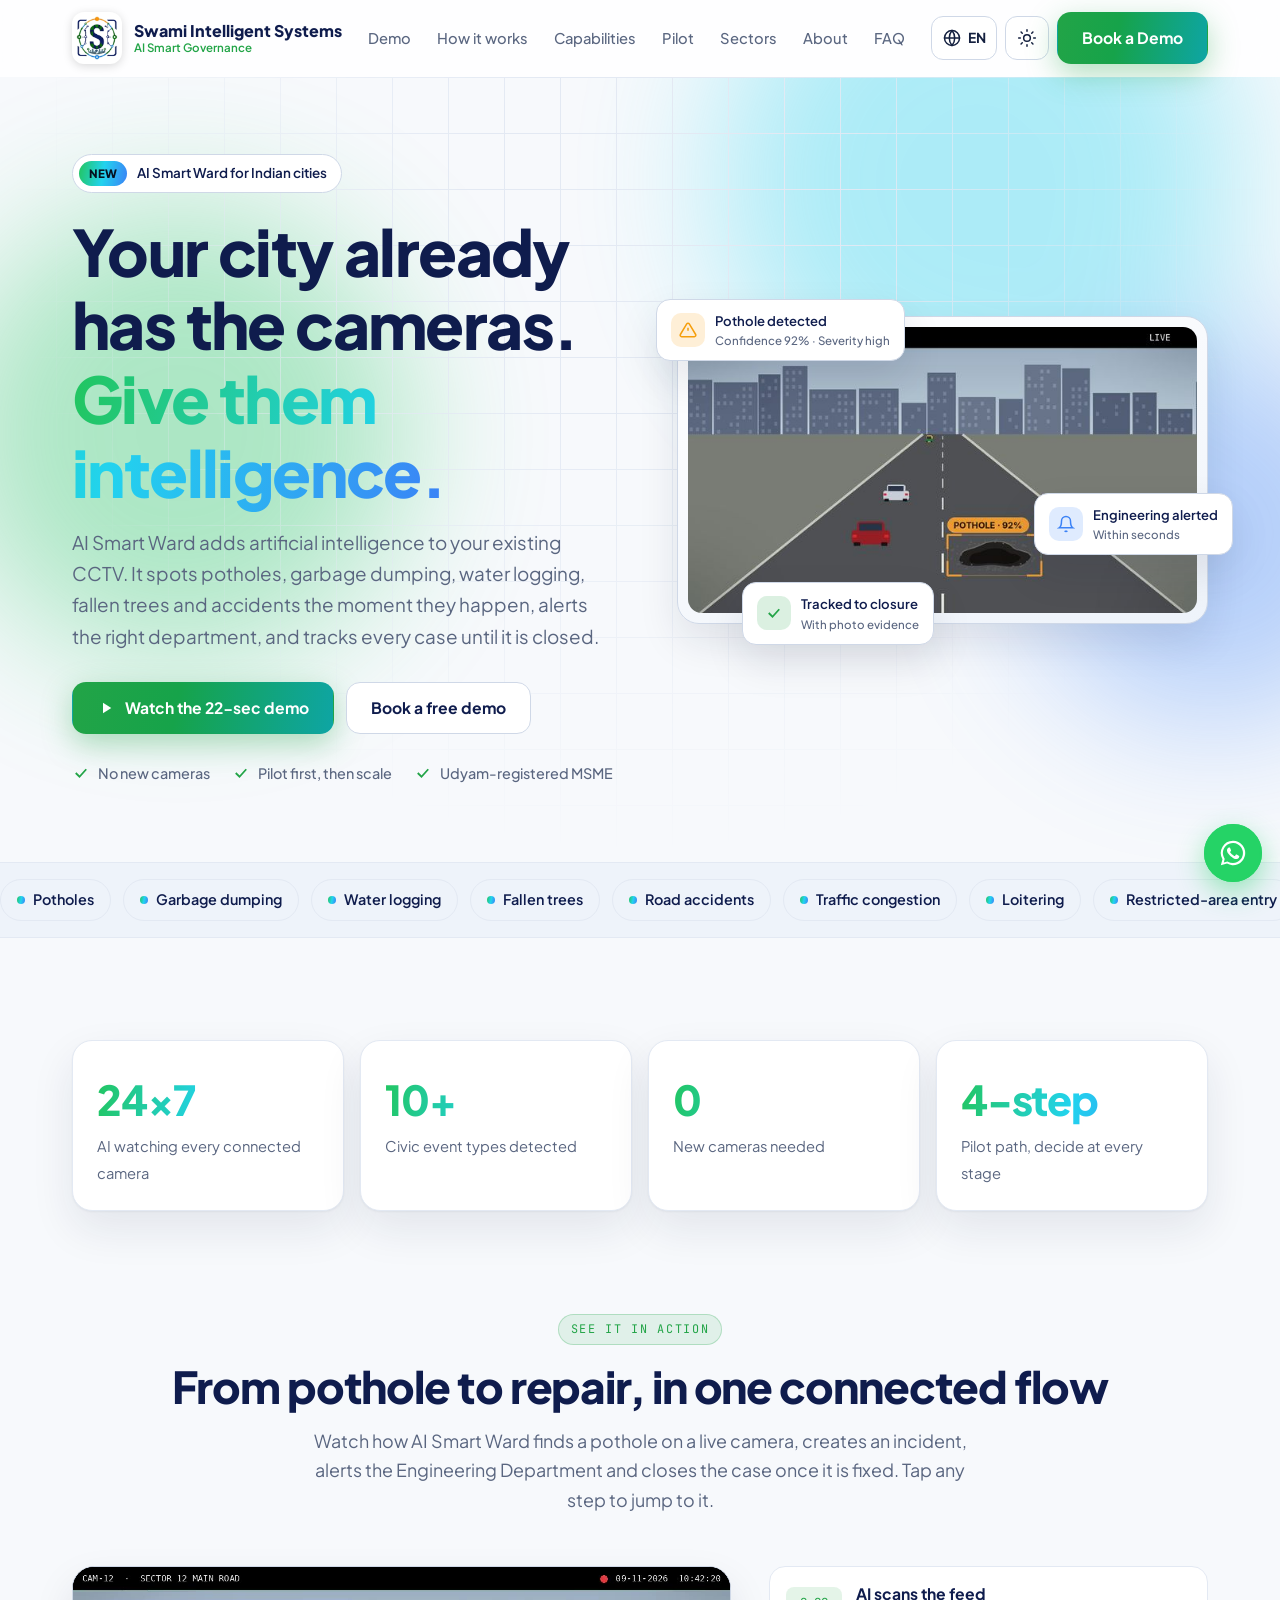
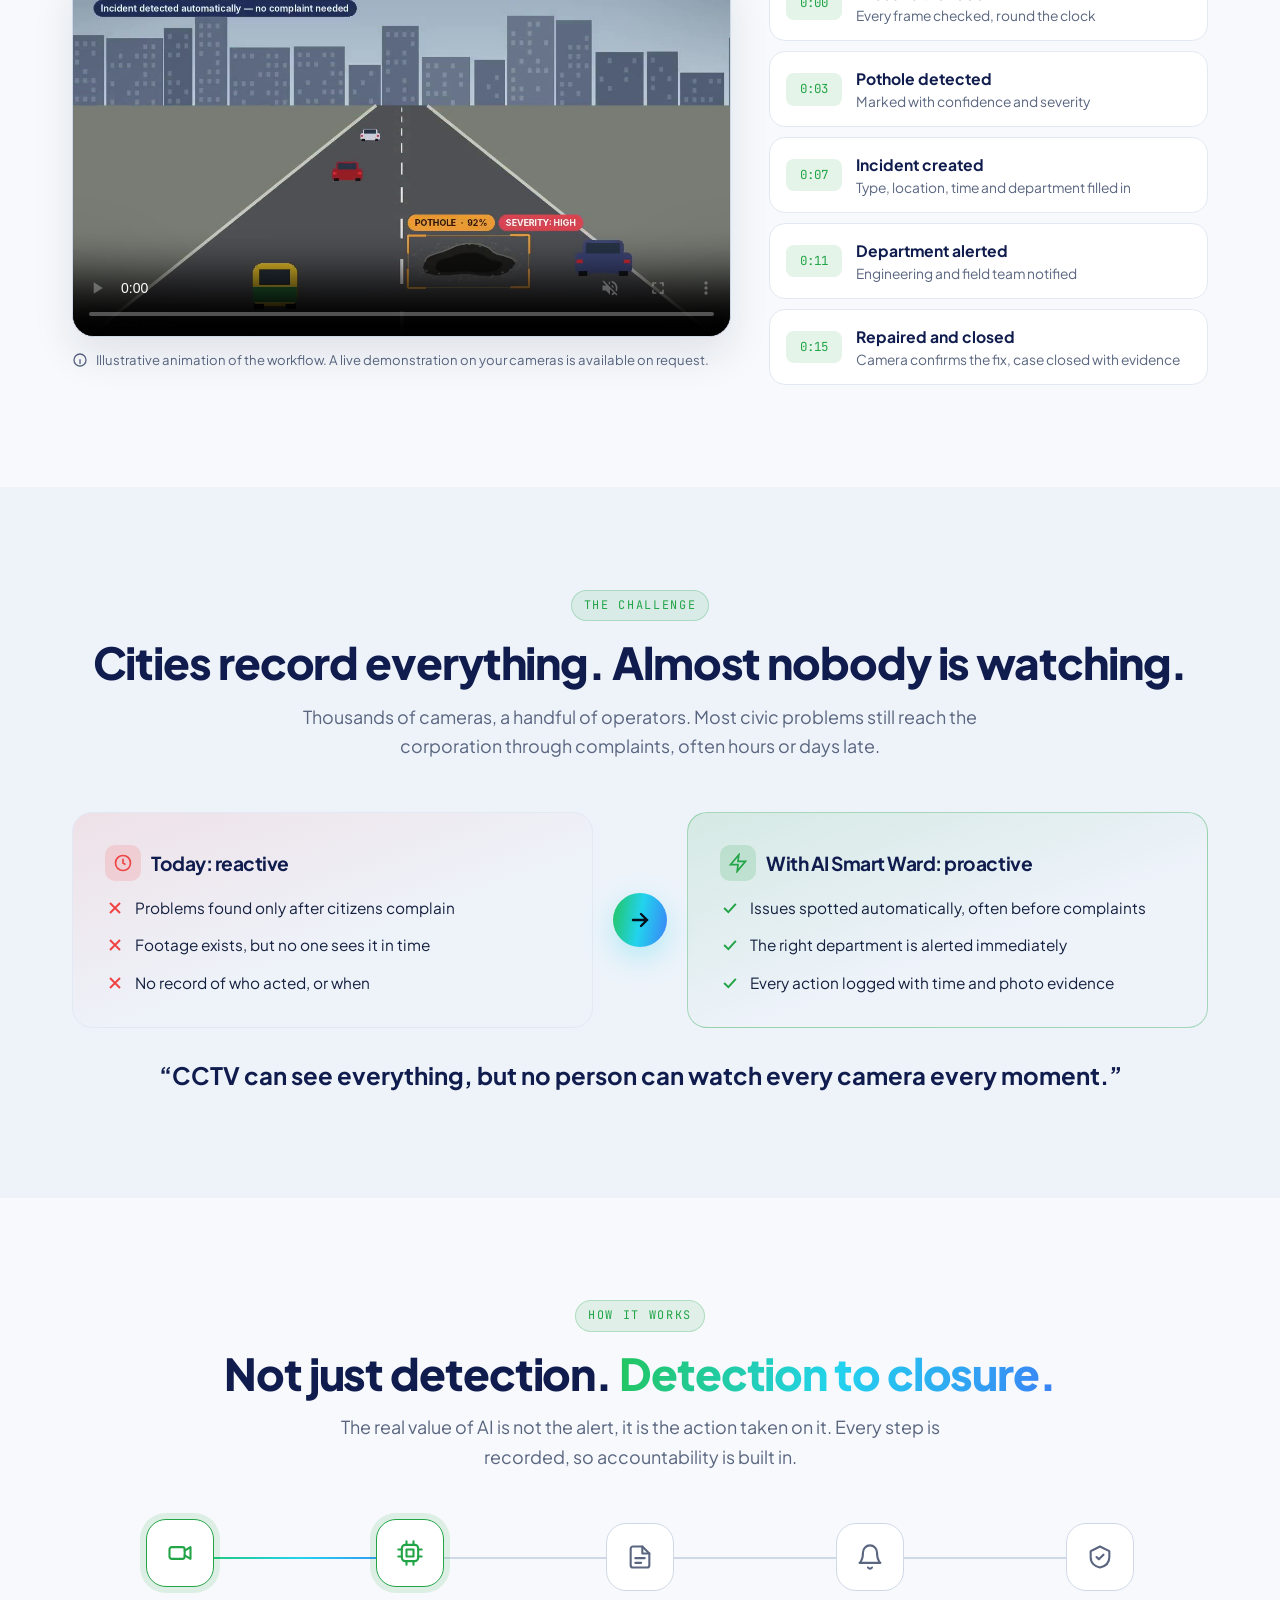
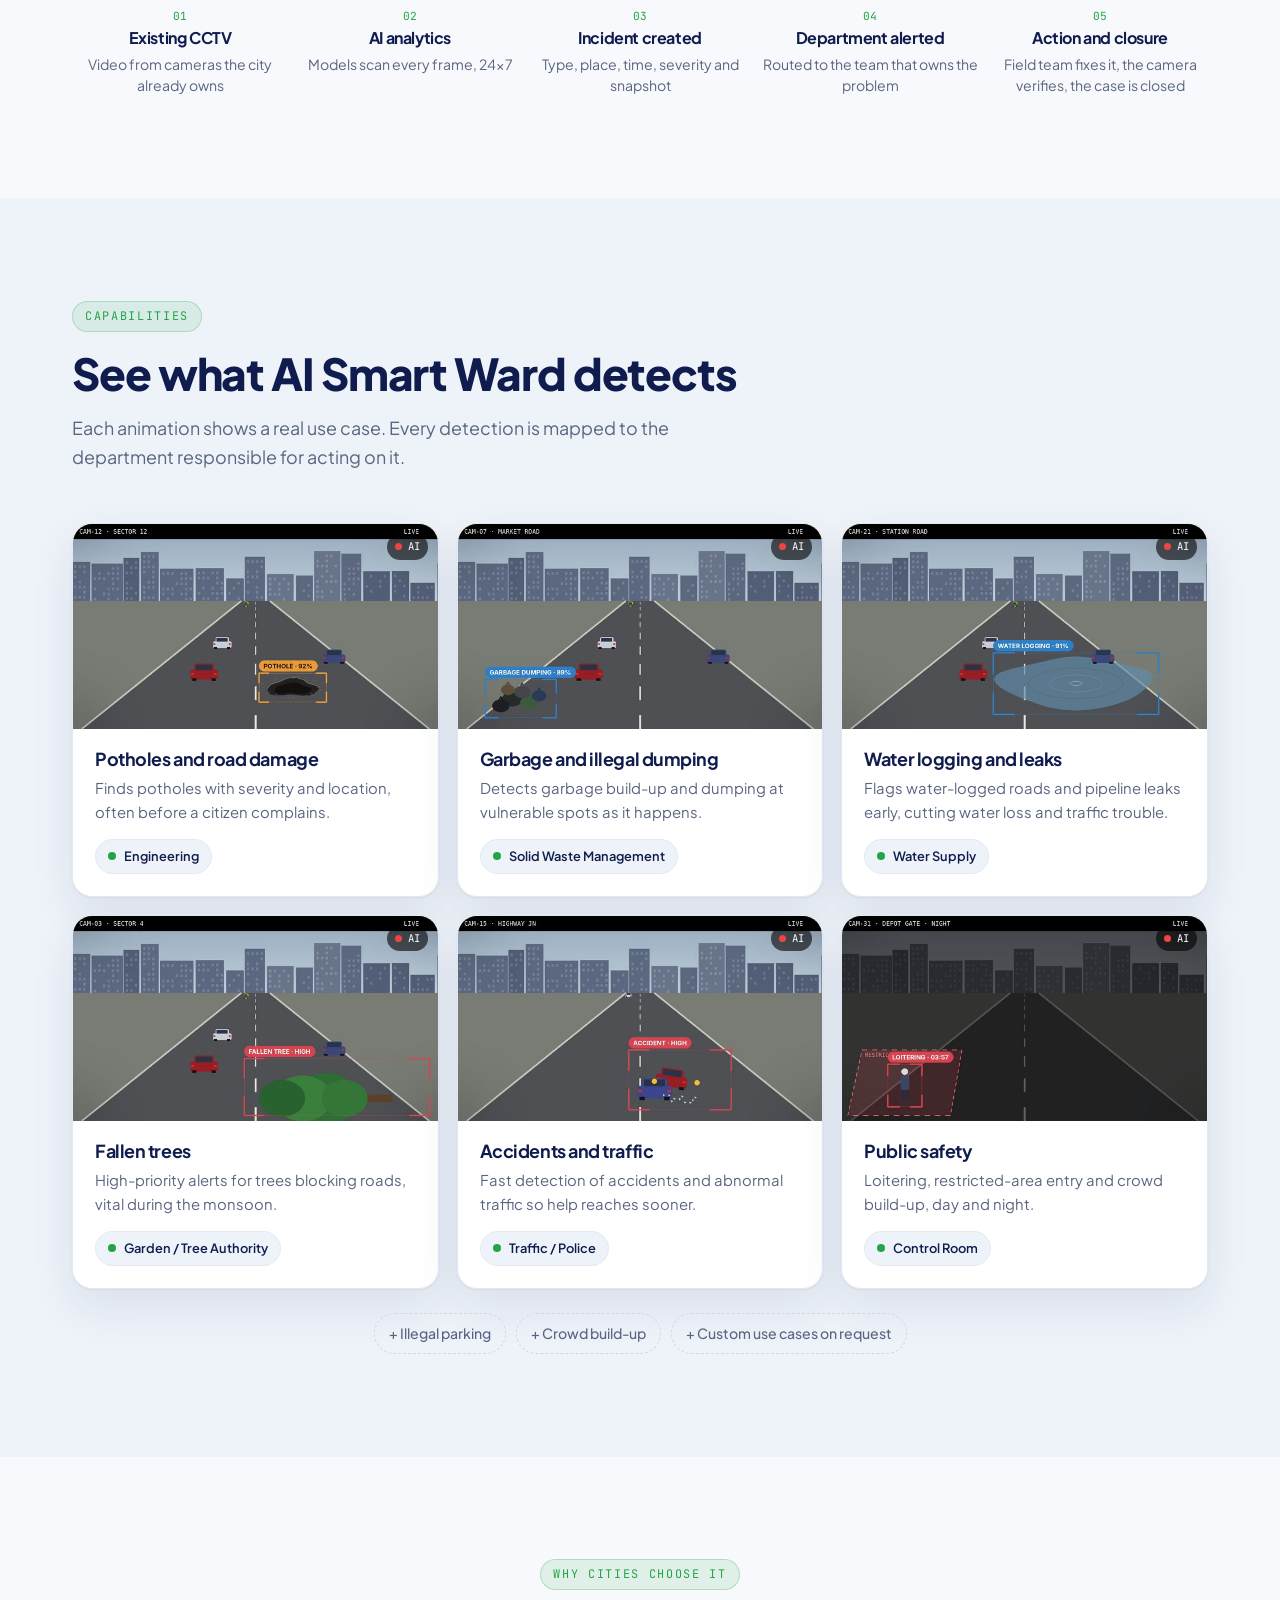
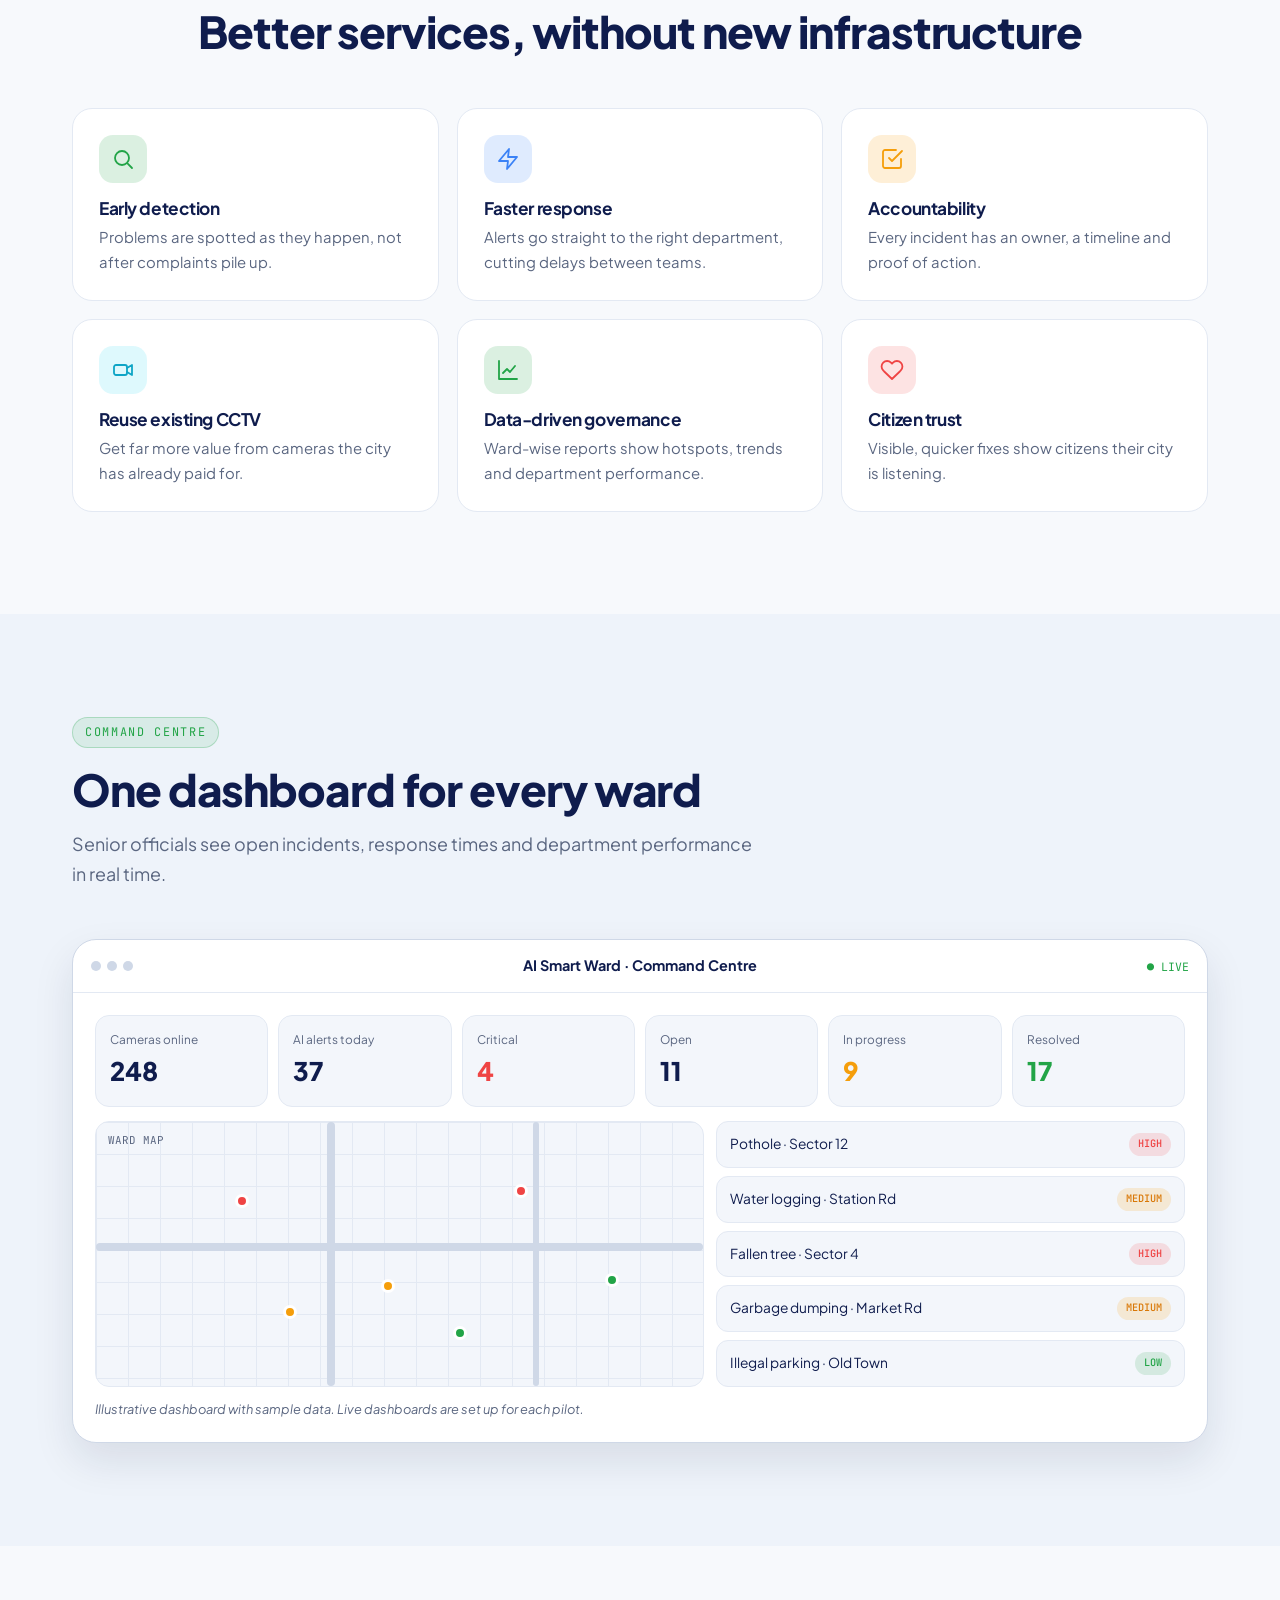
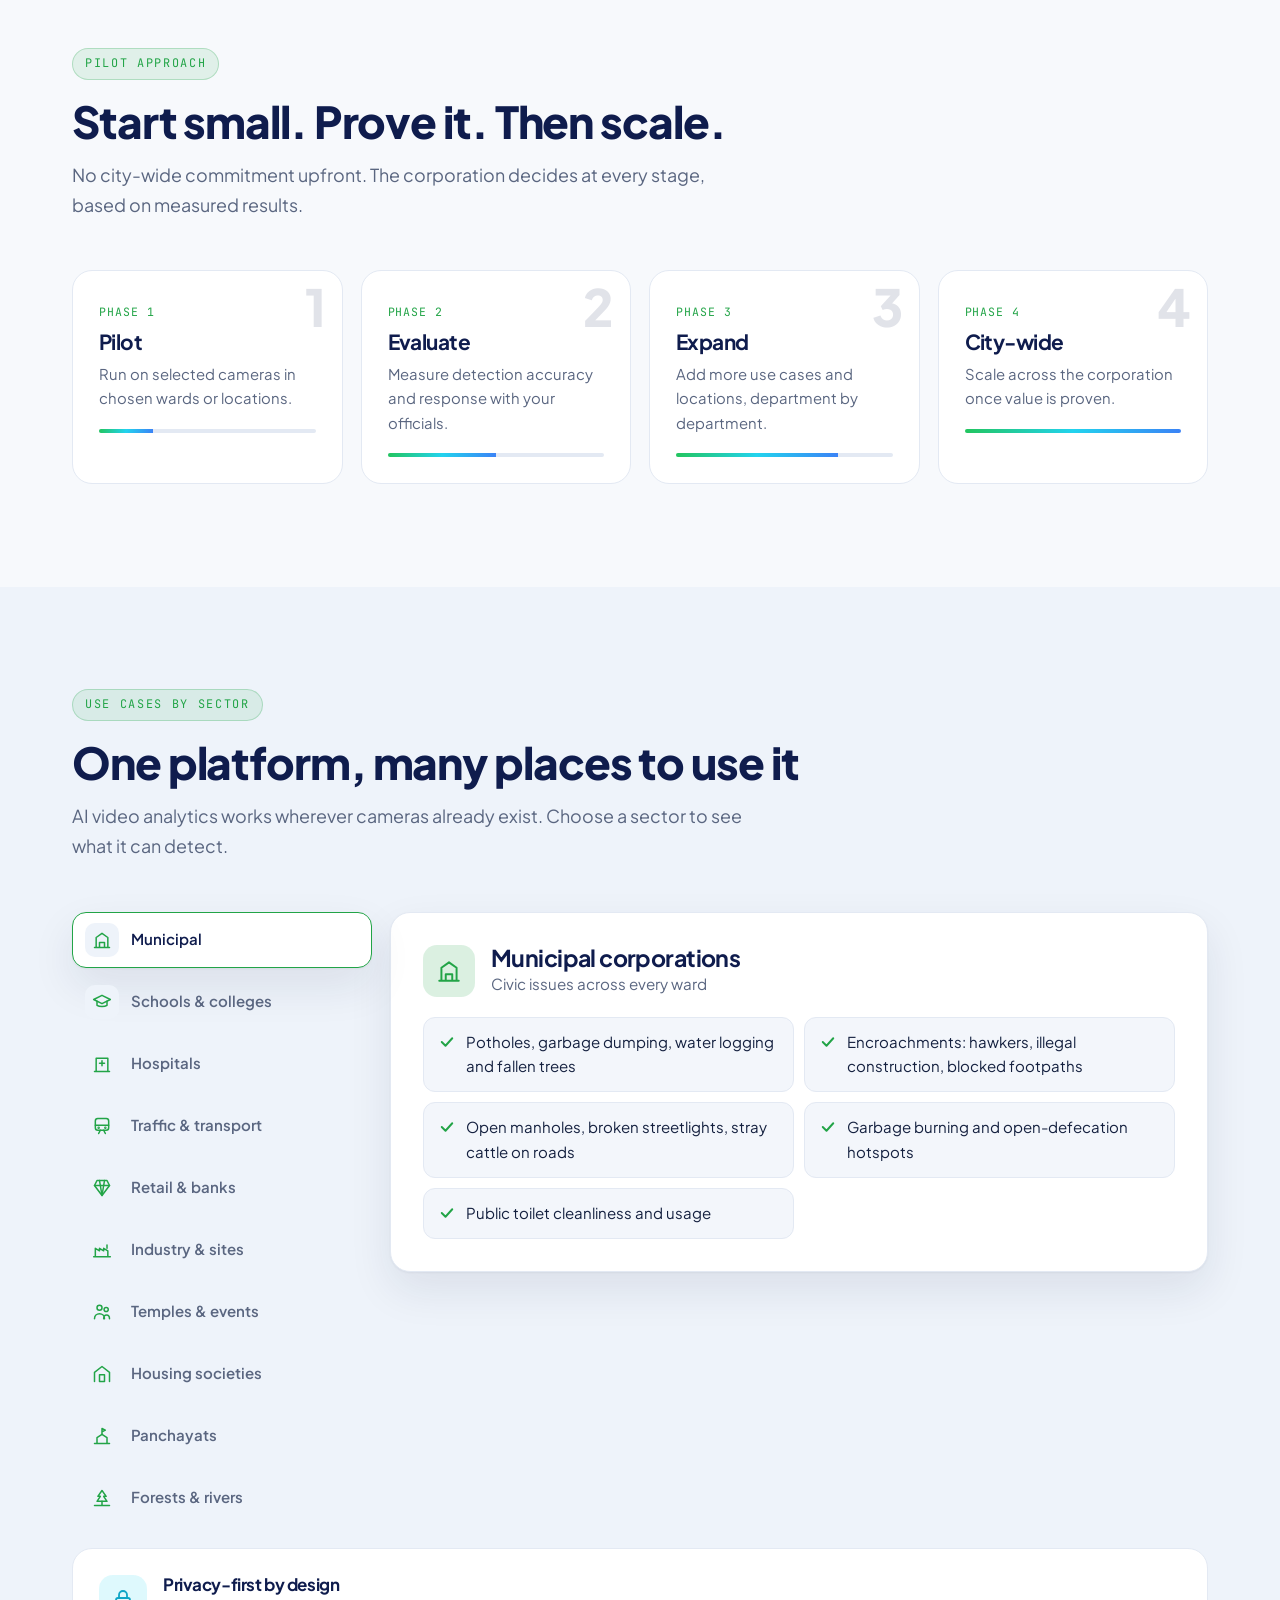
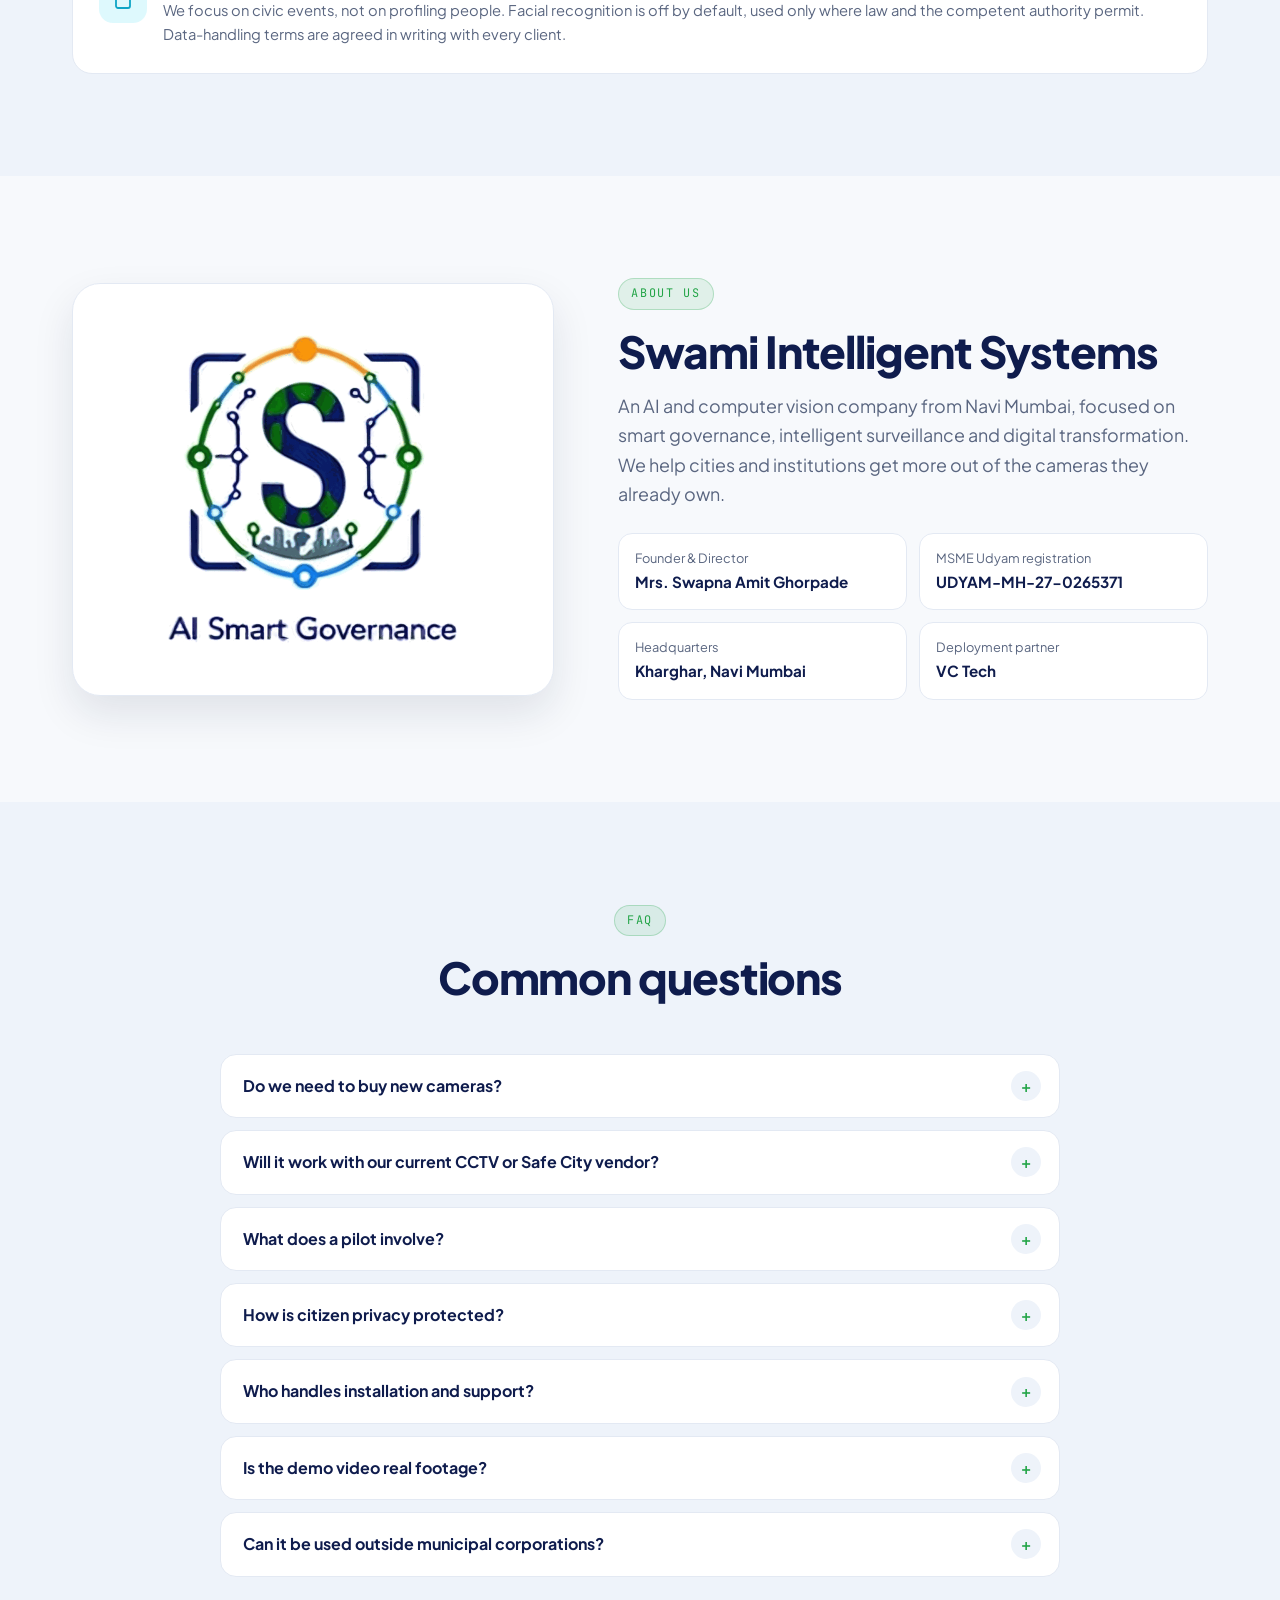
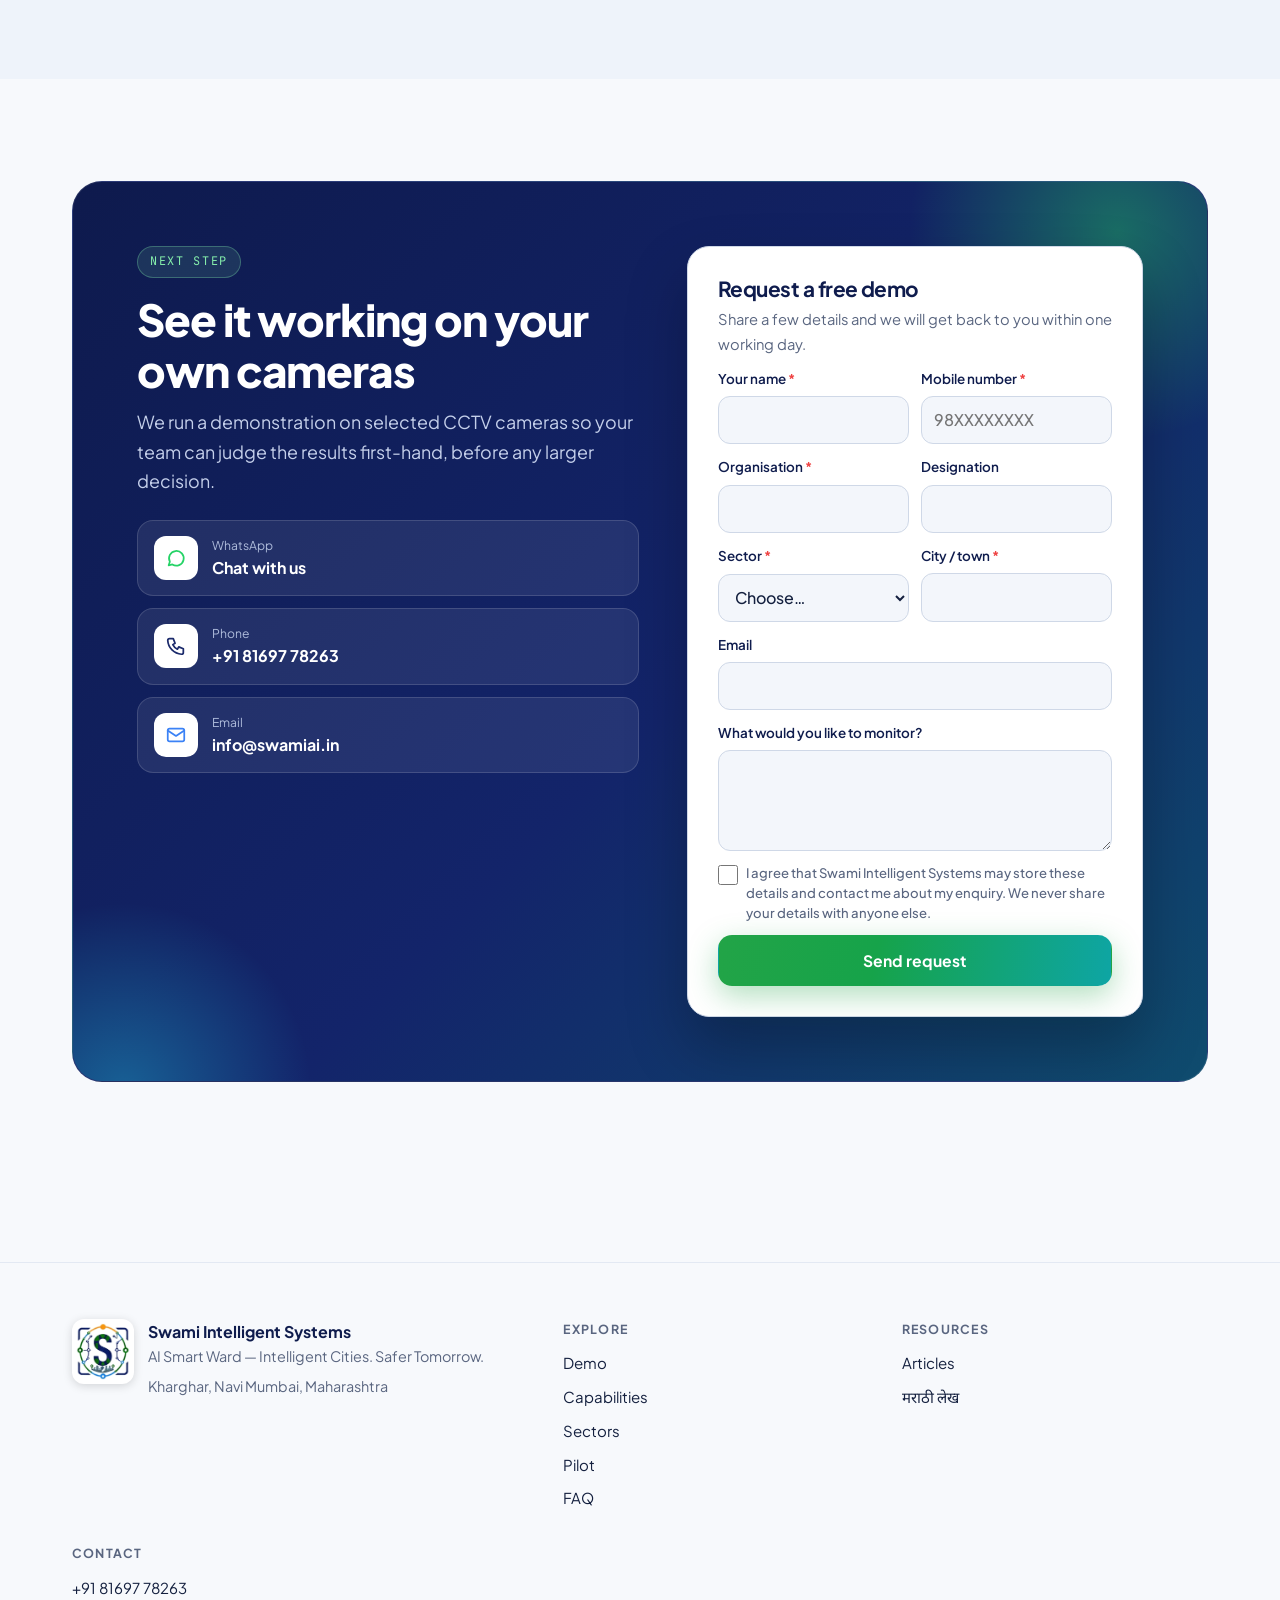
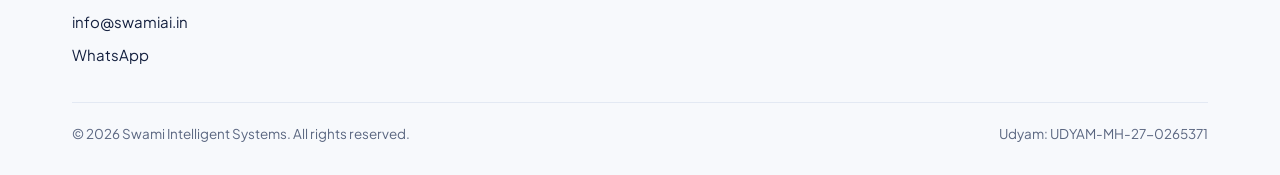
<file: index.html>
<!doctype html>
<html lang="en" data-theme="dark">
<head>
<meta charset="utf-8">
<script>
(function(){var d=document.documentElement;d.classList.add('js');var t;try{t=localStorage.getItem('swami-theme')}catch(e){}
if(!t){t=window.matchMedia&&matchMedia('(prefers-color-scheme: light)').matches?'light':'dark'}d.setAttribute('data-theme',t);})();
</script>
<meta name="viewport" content="width=device-width, initial-scale=1, viewport-fit=cover">
<title>AI CCTV Analytics for Smart Cities | Swami Intelligent Systems</title>
<meta name="description" content="AI video analytics on your existing CCTV: detects potholes, garbage dumping, water logging, fallen trees and accidents, and tracks each incident to closure. Kharghar, Navi Mumbai.">
<link rel="canonical" href="https://swamiai.in/">
<link rel="alternate" hreflang="en" href="https://swamiai.in/">
<link rel="alternate" hreflang="mr" href="https://swamiai.in/mr/">
<link rel="alternate" hreflang="hi" href="https://swamiai.in/hi/">
<link rel="alternate" hreflang="x-default" href="https://swamiai.in/">
<meta name="robots" content="index, follow, max-image-preview:large">
<meta name="theme-color" content="#070B1A" media="(prefers-color-scheme: dark)">
<meta name="theme-color" content="#F7F9FC" media="(prefers-color-scheme: light)">
<meta property="og:site_name" content="Swami Intelligent Systems">
<meta property="og:locale" content="en_IN">
<meta property="og:title" content="AI CCTV Analytics for Smart Cities | Swami Intelligent Systems">
<meta property="og:description" content="From CCTV cameras to civic intelligence. AI video analytics for smart governance, built on the cameras cities already own.">
<meta property="og:type" content="website">
<meta property="og:url" content="https://swamiai.in/">
<meta property="og:image" content="https://swamiai.in/assets/og-image.jpg">
<meta name="twitter:card" content="summary_large_image">
<link rel="icon" type="image/png" href="assets/favicon-64.png">
<link rel="apple-touch-icon" href="assets/apple-touch-icon.png">
<link rel="preconnect" href="https://fonts.googleapis.com">
<link rel="preconnect" href="https://fonts.gstatic.com" crossorigin>
<link href="https://fonts.googleapis.com/css2?family=Plus+Jakarta+Sans:wght@400;500;600;700;800&family=JetBrains+Mono:wght@500&family=Noto+Sans+Devanagari:wght@400;500;600;700;800&display=swap" rel="stylesheet">
<script type="application/ld+json">
{"@context": "https://schema.org", "@type": "Organization", "@id": "https://swamiai.in/#org", "name": "Swami Intelligent Systems", "alternateName": "SWAMI AI", "url": "https://swamiai.in/", "logo": "https://swamiai.in/assets/logo-mark.png", "image": "https://swamiai.in/assets/og-image.jpg", "description": "AI and computer vision company from Navi Mumbai. AI Smart Ward adds video analytics to existing CCTV cameras for municipal corporations, schools, hospitals, transport, industry and public events.", "email": "info@swamiai.in", "telephone": "+91-81697-78263", "founder": {"@type": "Person", "name": "Swapna Amit Ghorpade"}, "identifier": {"@type": "PropertyValue", "propertyID": "Udyam Registration", "value": "UDYAM-MH-27-0265371"}, "address": {"@type": "PostalAddress", "addressLocality": "Kharghar, Navi Mumbai", "addressRegion": "Maharashtra", "postalCode": "410210", "addressCountry": "IN"}, "areaServed": {"@type": "State", "name": "Maharashtra"}, "knowsAbout": ["AI video analytics", "Computer vision", "CCTV analytics", "Smart city", "Smart governance", "Solid waste management monitoring", "Pothole detection"], "contactPoint": {"@type": "ContactPoint", "contactType": "sales", "telephone": "+91-81697-78263", "email": "info@swamiai.in", "availableLanguage": ["English", "Marathi", "Hindi"]}, "slogan": "AI Smart Ward — Intelligent Cities. Safer Tomorrow."}
</script>
<script type="application/ld+json" id="ld-faq">
{"@context": "https://schema.org", "@type": "FAQPage", "inLanguage": "en", "mainEntity": [{"@type": "Question", "name": "Do we need to buy new cameras?", "acceptedAnswer": {"@type": "Answer", "text": "No. AI Smart Ward works on the CCTV cameras you already have. It adds an AI layer and an incident dashboard on top of existing video feeds."}}, {"@type": "Question", "name": "Will it work with our current CCTV or Safe City vendor?", "acceptedAnswer": {"@type": "Answer", "text": "Yes. It is designed to complement existing systems, focusing on civic use cases such as roads, water, sanitation and trees. Integration details are agreed during pilot planning."}}, {"@type": "Question", "name": "What does a pilot involve?", "acceptedAnswer": {"@type": "Answer", "text": "We pick a small set of cameras and use cases with your team, run the system on those feeds, and review accuracy and response together. You decide on expansion only after seeing results."}}, {"@type": "Question", "name": "How is citizen privacy protected?", "acceptedAnswer": {"@type": "Answer", "text": "The system looks for civic events, not individuals. Facial recognition is off by default and enabled only where law, policy and the competent authority permit it."}}, {"@type": "Question", "name": "Who handles installation and support?", "acceptedAnswer": {"@type": "Answer", "text": "Deployment and CCTV integration are delivered with VC Tech, our technology deployment partner. Swami Intelligent Systems manages the AI solution and the project."}}, {"@type": "Question", "name": "Is the demo video real footage?", "acceptedAnswer": {"@type": "Answer", "text": "The video on this page is an illustrative animation of the workflow. We are happy to arrange a live demonstration on your own cameras."}}, {"@type": "Question", "name": "Can it be used outside municipal corporations?", "acceptedAnswer": {"@type": "Answer", "text": "Yes. The same platform serves schools, hospitals, transport, retail and banks, industries, temples and events, housing societies, panchayats and forest areas. See the sectors section above for what it detects in each."}}]}
</script>
<style>
/* ===== Tokens ===== */
:root{
  --green:#22A447; --green-2:#1F8A2E; --blue:#3B82F6; --cyan:#22D3EE; --orange:#F59E0B; --red:#EF4444; --navy:#1B2A6B;
  --grad:linear-gradient(100deg,#22C55E 0%,#22D3EE 50%,#3B82F6 100%);
  --radius:20px; --gutter:clamp(16px,4vw,32px);
  --font:"Plus Jakarta Sans","Noto Sans Devanagari",system-ui,-apple-system,"Segoe UI",sans-serif;
  --mono:"JetBrains Mono",ui-monospace,monospace;
}
[data-theme="dark"]{
  --bg:#070B1A; --bg-2:#0B1124; --surface:rgba(255,255,255,.04); --surface-2:rgba(255,255,255,.07); --solid:#0F1630;
  --line:rgba(255,255,255,.09); --line-2:rgba(255,255,255,.16);
  --text:#EDF1FA; --muted:#9AA6C3; --head:#FFFFFF; --header:rgba(7,11,26,.72);
  --shadow:0 20px 50px rgba(0,0,0,.45); --glow:0 0 0 1px rgba(255,255,255,.06),0 20px 60px rgba(34,211,238,.10);
  --chip:rgba(255,255,255,.06); --badge-bg:#FFFFFF; color-scheme:dark;
}
[data-theme="light"]{
  --bg:#F7F9FC; --bg-2:#EEF3FA; --surface:#FFFFFF; --surface-2:#F3F6FB; --solid:#FFFFFF;
  --line:#E3E9F3; --line-2:#CFD8E7;
  --text:#14203F; --muted:#5A6680; --head:#0F1C4D; --header:rgba(255,255,255,.82);
  --shadow:0 18px 40px rgba(20,32,63,.10); --glow:0 1px 2px rgba(20,32,63,.05),0 18px 44px rgba(20,32,63,.09);
  --chip:#EEF3FA; --badge-bg:#FFFFFF; color-scheme:light;
}
*{box-sizing:border-box;margin:0;padding:0}
html{scroll-behavior:smooth;scroll-padding-top:84px;-webkit-text-size-adjust:100%}
body{background:var(--bg);color:var(--text);font-family:var(--font);line-height:1.65;-webkit-font-smoothing:antialiased;overflow-x:clip;transition:background .3s,color .3s}
html[lang="mr"] body,html[lang="hi"] body{line-height:1.75}
a{color:inherit;text-decoration:none}
img,video{max-width:100%;display:block}
button{font:inherit;color:inherit}
:focus-visible{outline:3px solid var(--cyan);outline-offset:3px;border-radius:8px}
.skip{position:absolute;left:-9999px;top:8px;background:var(--green);color:#fff;padding:10px 16px;border-radius:8px;z-index:200}
.skip:focus{left:8px}
.wrap{max-width:1200px;margin:0 auto;padding:0 var(--gutter)}
h1,h2,h3{color:var(--head);line-height:1.15;letter-spacing:-.025em}
html[lang="mr"] h1,html[lang="mr"] h2,html[lang="hi"] h1,html[lang="hi"] h2{letter-spacing:0;line-height:1.3}
h2{font-size:clamp(1.7rem,1.1rem + 2.4vw,2.75rem);font-weight:800}
h3{font-weight:700}
.grad{background:var(--grad);-webkit-background-clip:text;background-clip:text;color:transparent}
.eyebrow{display:inline-flex;align-items:center;gap:8px;font-family:var(--mono);font-size:.74rem;letter-spacing:.14em;text-transform:uppercase;color:var(--green);background:rgba(34,164,71,.10);border:1px solid rgba(34,164,71,.25);padding:5px 12px;border-radius:30px}
html[lang="mr"] .eyebrow,html[lang="hi"] .eyebrow{font-family:var(--font);letter-spacing:.04em;font-weight:600}
.lead{color:var(--muted);font-size:clamp(1rem,.95rem + .3vw,1.12rem);max-width:680px}
section{padding:clamp(64px,8vw,110px) 0;position:relative}
.sec-head{margin-bottom:clamp(32px,4vw,56px)}
.sec-head h2{margin:16px 0 14px}
.center{text-align:center}.center .lead{margin-left:auto;margin-right:auto}
.alt{background:var(--bg-2)}

/* ===== Buttons ===== */
.btn{display:inline-flex;align-items:center;justify-content:center;gap:10px;min-height:50px;padding:12px 24px;border-radius:14px;font-weight:700;font-size:.98rem;border:1px solid transparent;cursor:pointer;transition:transform .15s,box-shadow .2s,background .2s,border-color .2s;text-align:center}
.btn:hover{transform:translateY(-2px)}
.btn svg{width:18px;height:18px;flex-shrink:0}
.btn-primary{background:linear-gradient(100deg,#22A447,#16A34A 40%,#0EA5A4);color:#fff;box-shadow:0 10px 30px rgba(34,164,71,.35)}
.btn-primary:hover{box-shadow:0 14px 36px rgba(34,164,71,.45)}
.btn-glass{background:var(--surface);border-color:var(--line-2);color:var(--head);backdrop-filter:blur(8px)}
.btn-glass:hover{border-color:var(--cyan)}

/* ===== Header ===== */
header{position:sticky;top:0;z-index:80;background:var(--header);backdrop-filter:saturate(1.6) blur(14px);-webkit-backdrop-filter:saturate(1.6) blur(14px);border-bottom:1px solid transparent;transition:border-color .2s}
header.scrolled{border-color:var(--line)}
.nav{display:flex;align-items:center;justify-content:space-between;gap:14px;height:76px}
.brand{display:flex;align-items:center;gap:12px;min-width:0}
.logo-badge{background:var(--badge-bg);border-radius:12px;padding:4px;display:grid;place-items:center;flex-shrink:0;box-shadow:0 2px 10px rgba(0,0,0,.15)}
.logo-badge img{width:42px;height:auto}
.brand-text{line-height:1.2;min-width:0}
.brand-text b{display:block;font-size:1rem;font-weight:800;color:var(--head);white-space:nowrap}
.brand-text span{display:block;font-size:.72rem;color:var(--green);font-weight:600;white-space:nowrap}
.links{display:flex;gap:2px}
.links a{padding:8px 12px;border-radius:10px;font-size:.92rem;font-weight:500;color:var(--muted);transition:color .15s,background .15s;white-space:nowrap}
.links a:hover{color:var(--head);background:var(--surface-2)}
.tools{display:flex;align-items:center;gap:8px}
.icon-btn{height:44px;min-width:44px;border-radius:12px;border:1px solid var(--line-2);background:var(--surface);display:inline-flex;align-items:center;justify-content:center;gap:6px;cursor:pointer;padding:0 10px;transition:border-color .2s}
.icon-btn:hover{border-color:var(--cyan)}
.icon-btn svg{width:20px;height:20px}
.sun{display:none}[data-theme="light"] .sun{display:block}[data-theme="light"] .moon{display:none}
.lang{position:relative}
.lang-btn{font-weight:700;font-size:.86rem}
.lang-menu{position:absolute;right:0;top:52px;min-width:170px;background:var(--solid);border:1px solid var(--line-2);border-radius:14px;padding:6px;box-shadow:var(--shadow);display:none;z-index:90}
.lang.open .lang-menu{display:block}
.lang-menu button{display:flex;justify-content:space-between;align-items:center;width:100%;padding:11px 12px;border-radius:10px;border:0;background:transparent;cursor:pointer;font-weight:600;text-align:left}
.lang-menu button:hover,.lang-menu button[aria-checked="true"]{background:var(--surface-2)}
.lang-menu button[aria-checked="true"]::after{content:"✓";color:var(--green)}
.menu-btn{display:none}
.burger,.burger::before,.burger::after{display:block;width:20px;height:2px;background:var(--head);border-radius:2px;position:relative;transition:transform .2s,background .2s}
.burger::before,.burger::after{content:"";position:absolute;left:0}.burger::before{top:-6px}.burger::after{top:6px}
.menu-btn[aria-expanded="true"] .burger{background:transparent}
.menu-btn[aria-expanded="true"] .burger::before{transform:translateY(6px) rotate(45deg)}
.menu-btn[aria-expanded="true"] .burger::after{transform:translateY(-6px) rotate(-45deg)}
.drawer{display:none}

/* ===== Hero ===== */
.hero{padding:clamp(36px,6vw,84px) 0 clamp(48px,6vw,80px);overflow:hidden;overflow:clip}
.aurora{position:absolute;inset:-20% -10% auto -10%;height:120%;pointer-events:none;filter:blur(70px);opacity:.55}
[data-theme="light"] .aurora{opacity:.35}
.aurora i{position:absolute;border-radius:50%;animation:float 16s ease-in-out infinite}
.aurora i:nth-child(1){width:520px;height:520px;left:55%;top:0;background:#22D3EE}
.aurora i:nth-child(2){width:460px;height:460px;left:5%;top:30%;background:#22C55E;animation-delay:-5s}
.aurora i:nth-child(3){width:380px;height:380px;left:75%;top:45%;background:#3B82F6;animation-delay:-9s}
@keyframes float{0%,100%{transform:translate(0,0)}50%{transform:translate(40px,-30px)}}
.gridbg{position:absolute;inset:0;background-image:linear-gradient(var(--line) 1px,transparent 1px),linear-gradient(90deg,var(--line) 1px,transparent 1px);background-size:56px 56px;mask-image:radial-gradient(ellipse at 50% 20%,#000 20%,transparent 70%);-webkit-mask-image:radial-gradient(ellipse at 50% 20%,#000 20%,transparent 70%);pointer-events:none}
.hero-grid{position:relative;display:grid;grid-template-columns:1.02fr 1fr;gap:clamp(36px,5vw,64px);align-items:center}
.pill{display:inline-flex;align-items:center;gap:10px;background:var(--surface);border:1px solid var(--line-2);border-radius:40px;padding:6px 14px 6px 6px;font-size:.84rem;font-weight:600;color:var(--head);backdrop-filter:blur(8px)}
.pill i{font-style:normal;background:var(--grad);color:#05101F;border-radius:20px;padding:3px 10px;font-size:.72rem;font-weight:800}
.hero h1{font-size:clamp(2.1rem,1.2rem + 4vw,4rem);font-weight:800;margin:22px 0 18px}
.hero .lead{font-size:clamp(1.02rem,.95rem + .4vw,1.18rem)}
.cta-row{display:flex;flex-wrap:wrap;gap:12px;margin-top:30px}
.trust{display:flex;flex-wrap:wrap;gap:10px 22px;margin-top:28px;font-size:.9rem;color:var(--muted);font-weight:500}
.trust span{display:inline-flex;align-items:center;gap:8px}
.trust svg{width:18px;height:18px;color:var(--green);flex-shrink:0}
.device{position:relative;border-radius:22px;padding:10px;background:linear-gradient(160deg,rgba(255,255,255,.14),rgba(255,255,255,.03));border:1px solid var(--line-2);box-shadow:var(--shadow)}
[data-theme="light"] .device{background:linear-gradient(160deg,#fff,#EEF3FA)}
.device video,.device img{border-radius:14px;width:100%;aspect-ratio:16/9;object-fit:cover;background:#0B1124}
.float{position:absolute;display:flex;align-items:center;gap:10px;background:var(--solid);border:1px solid var(--line-2);border-radius:14px;padding:10px 14px;font-size:.82rem;font-weight:600;color:var(--head);box-shadow:var(--shadow);animation:bob 5s ease-in-out infinite;white-space:nowrap}
.float small{display:block;color:var(--muted);font-weight:500;font-size:.72rem}
.float .dot{width:34px;height:34px;border-radius:10px;display:grid;place-items:center;flex-shrink:0}
.float .dot svg{width:18px;height:18px}
.f1{top:-18px;left:-22px}.f2{bottom:22%;right:-26px;animation-delay:-1.5s}.f3{bottom:-22px;left:12%;animation-delay:-3s}
@keyframes bob{0%,100%{transform:translateY(0)}50%{transform:translateY(-8px)}}
.d-orange{background:rgba(245,158,11,.16);color:var(--orange)}.d-blue{background:rgba(59,130,246,.16);color:var(--blue)}.d-green{background:rgba(34,164,71,.16);color:var(--green)}.d-red{background:rgba(239,68,68,.15);color:var(--red)}.d-cyan{background:rgba(34,211,238,.15);color:#0EA5C6}

/* ===== Marquee ===== */
.marquee{border-block:1px solid var(--line);overflow:hidden;padding:16px 0;background:var(--bg-2)}
.track{display:flex;gap:12px;width:max-content;animation:scroll 40s linear infinite}
.marquee:hover .track{animation-play-state:paused}
.track span{display:inline-flex;align-items:center;gap:8px;padding:8px 16px;border-radius:30px;background:var(--chip);border:1px solid var(--line);font-size:.9rem;font-weight:600;color:var(--head);white-space:nowrap}
.track span::before{content:"";width:8px;height:8px;border-radius:50%;background:var(--grad)}
@keyframes scroll{to{transform:translateX(-50%)}}

/* ===== Stats ===== */
.stats{display:grid;grid-template-columns:repeat(4,1fr);gap:16px}
.stat{background:var(--surface);border:1px solid var(--line);border-radius:var(--radius);padding:24px;box-shadow:var(--glow)}
.stat b{display:block;font-size:clamp(1.8rem,1.3rem + 1.6vw,2.6rem);font-weight:800;letter-spacing:-.03em}
.stat>span{color:var(--muted);font-size:.92rem}

/* ===== Demo video ===== */
.demo-grid{display:grid;grid-template-columns:1.5fr 1fr;gap:clamp(24px,3vw,40px);align-items:start}
.player{border-radius:22px;overflow:hidden;border:1px solid var(--line-2);box-shadow:var(--shadow);background:#000;position:relative}
.player video{width:100%;aspect-ratio:16/9;background:#000}
.chapters{display:grid;gap:10px;list-style:none}
.chapters button{width:100%;display:grid;grid-template-columns:56px 1fr;gap:14px;align-items:center;text-align:left;padding:14px 16px;border-radius:16px;border:1px solid var(--line);background:var(--surface);cursor:pointer;transition:border-color .2s,background .2s,transform .2s}
.chapters button:hover{border-color:var(--line-2);transform:translateX(3px)}
.chapters button.active{border-color:var(--green);background:rgba(34,164,71,.10)}
.chapters .ts{font-family:var(--mono);font-size:.78rem;color:var(--green);background:rgba(34,164,71,.12);border-radius:8px;padding:6px 0;text-align:center}
.chapters b{display:block;color:var(--head);font-size:.98rem}
.chapters small{color:var(--muted);font-size:.86rem;line-height:1.45;display:block}
.note{margin-top:12px;font-size:.82rem;color:var(--muted);display:flex;gap:8px;align-items:center}
.note svg{width:16px;height:16px;flex-shrink:0}

/* ===== Problem ===== */
.vs{display:grid;grid-template-columns:1fr auto 1fr;gap:20px;align-items:stretch}
.vs-card{border-radius:var(--radius);padding:clamp(22px,3vw,32px);border:1px solid var(--line)}
.vs-card h3{font-size:1.2rem;margin-bottom:14px;display:flex;align-items:center;gap:10px}
.vs-card ul{list-style:none;display:grid;gap:12px}
.vs-card li{display:flex;gap:10px;color:var(--text);font-size:.96rem}
.vs-card li svg{width:20px;height:20px;flex-shrink:0;margin-top:3px}
.bad{background:linear-gradient(160deg,rgba(239,68,68,.10),transparent 60%)}
.bad svg{color:var(--red)}
.good{background:linear-gradient(160deg,rgba(34,164,71,.12),transparent 60%);border-color:rgba(34,164,71,.35)}
.good svg{color:var(--green)}
.vs-arrow{display:grid;place-items:center}
.vs-arrow span{width:54px;height:54px;border-radius:50%;background:var(--grad);display:grid;place-items:center;color:#05101F;box-shadow:0 10px 30px rgba(34,211,238,.3)}
.vs-arrow svg{width:24px;height:24px}
.quote{margin-top:28px;text-align:center;font-size:clamp(1.15rem,1rem + .8vw,1.5rem);font-weight:700;color:var(--head)}

/* ===== How it works ===== */
.flow{display:grid;grid-template-columns:repeat(5,1fr);gap:14px;list-style:none;counter-reset:s;position:relative}
.flow::before{content:"";position:absolute;top:34px;left:10%;right:10%;height:2px;background:var(--line-2)}
.flow::after{content:"";position:absolute;top:34px;left:10%;height:2px;width:calc(80% * var(--p,0));background:var(--grad);transition:width .6s ease}
.flow li{text-align:center;counter-increment:s;position:relative;z-index:1}
.flow .ic{width:68px;height:68px;margin:0 auto 16px;border-radius:20px;background:var(--solid);border:1px solid var(--line-2);display:grid;place-items:center;transition:transform .3s,border-color .3s,box-shadow .3s;color:var(--muted)}
.flow .ic svg{width:28px;height:28px;fill:none;stroke:currentColor;stroke-width:1.8;stroke-linecap:round;stroke-linejoin:round}
.flow li.on .ic{border-color:var(--green);color:var(--green);box-shadow:0 0 0 6px rgba(34,164,71,.12);transform:translateY(-4px)}
.flow h3{font-size:1rem;margin-bottom:6px}
.flow p{font-size:.88rem;color:var(--muted);line-height:1.5}
.flow small{font-family:var(--mono);font-size:.7rem;color:var(--green);display:block;margin-bottom:4px}

/* ===== Capabilities (clips) ===== */
.bento{display:grid;grid-template-columns:repeat(3,1fr);gap:18px}
.cap{background:var(--surface);border:1px solid var(--line);border-radius:var(--radius);overflow:hidden;display:flex;flex-direction:column;transition:transform .25s,border-color .25s,box-shadow .25s;box-shadow:var(--glow)}
.cap:hover{transform:translateY(-4px);border-color:var(--line-2)}
.cap .media{position:relative;aspect-ratio:16/9;background:#0B1124}
.cap .media video,.cap .media img{width:100%;height:100%;object-fit:cover}
.cap .live{position:absolute;top:10px;right:10px;font-family:var(--mono);font-size:.66rem;background:rgba(0,0,0,.6);color:#fff;padding:4px 8px;border-radius:20px;display:flex;align-items:center;gap:6px}
.cap .live::before{content:"";width:7px;height:7px;border-radius:50%;background:#EF4444;animation:blink 1.4s infinite}
@keyframes blink{50%{opacity:.25}}
.cap .body{padding:20px 22px 22px;display:flex;flex-direction:column;flex:1}
.cap h3{font-size:1.12rem;margin-bottom:6px}
.cap p{color:var(--muted);font-size:.93rem;flex:1}
.dept{margin-top:14px;display:inline-flex;align-items:center;gap:8px;font-size:.8rem;font-weight:600;color:var(--head);background:var(--chip);border:1px solid var(--line);padding:6px 12px;border-radius:30px;align-self:flex-start}
.dept::before{content:"";width:8px;height:8px;border-radius:50%;background:var(--green)}
.more{margin-top:24px;display:flex;flex-wrap:wrap;gap:10px;justify-content:center}
.more span{padding:8px 14px;border-radius:30px;border:1px dashed var(--line-2);font-size:.88rem;color:var(--muted);font-weight:500}

/* ===== Benefits ===== */
.ben{display:grid;grid-template-columns:repeat(3,1fr);gap:18px}
.b{padding:26px;border-radius:var(--radius);background:var(--surface);border:1px solid var(--line)}
.b .i{width:48px;height:48px;border-radius:14px;display:grid;place-items:center;margin-bottom:16px}
.b .i svg{width:24px;height:24px;fill:none;stroke:currentColor;stroke-width:1.8;stroke-linecap:round;stroke-linejoin:round}
.b h3{font-size:1.08rem;margin-bottom:6px}
.b p{color:var(--muted);font-size:.93rem}

/* ===== Dashboard ===== */
.dash{border-radius:24px;border:1px solid var(--line-2);background:var(--solid);box-shadow:var(--shadow);overflow:hidden}
.dash-top{display:flex;align-items:center;justify-content:space-between;gap:10px;padding:14px 18px;border-bottom:1px solid var(--line)}
.dots{display:flex;gap:6px}.dots i{width:10px;height:10px;border-radius:50%;background:var(--line-2)}
.dash-top b{font-size:.9rem;color:var(--head)}
.dash-top span{font-family:var(--mono);font-size:.72rem;color:var(--green)}
.dash-in{padding:clamp(14px,2.5vw,22px)}
.kpis{display:grid;grid-template-columns:repeat(6,1fr);gap:10px;margin-bottom:14px}
.kpi{background:var(--surface-2);border:1px solid var(--line);border-radius:14px;padding:14px}
.kpi span{font-size:.74rem;color:var(--muted);display:block}
.kpi b{font-size:1.6rem;font-weight:800;color:var(--head)}
.dash-body{display:grid;grid-template-columns:1.3fr 1fr;gap:12px}
.map{border:1px solid var(--line);border-radius:14px;min-height:260px;position:relative;overflow:hidden;background-color:var(--surface-2);background-image:linear-gradient(var(--line) 1px,transparent 1px),linear-gradient(90deg,var(--line) 1px,transparent 1px);background-size:32px 32px}
.map .road{position:absolute;background:var(--line-2);border-radius:4px}
.pin{position:absolute;width:14px;height:14px;border-radius:50%;border:3px solid var(--solid);transform:translate(-50%,-50%)}
.pin::after{content:"";position:absolute;inset:-9px;border-radius:50%;border:2px solid currentColor;opacity:0;animation:ping 2.2s infinite}
.pin.h{background:var(--red);color:var(--red)}.pin.m{background:var(--orange);color:var(--orange)}.pin.l{background:var(--green);color:var(--green)}
@keyframes ping{0%{transform:scale(.6);opacity:.8}100%{transform:scale(1.6);opacity:0}}
.map-label{position:absolute;left:12px;top:10px;font-family:var(--mono);font-size:.68rem;color:var(--muted)}
.inc{display:grid;gap:8px;align-content:start}
.row{display:flex;align-items:center;justify-content:space-between;gap:10px;background:var(--surface-2);border:1px solid var(--line);border-radius:12px;padding:11px 13px;font-size:.86rem;color:var(--head)}
.tag{font-family:var(--mono);font-size:.64rem;padding:3px 9px;border-radius:20px;white-space:nowrap;flex-shrink:0;font-weight:500}
.tag.h{background:rgba(239,68,68,.15);color:var(--red)}.tag.m{background:rgba(245,158,11,.16);color:#D97706}.tag.l{background:rgba(34,164,71,.15);color:var(--green)}
[data-theme="dark"] .tag.m{color:#FBBF24}
.disclaimer{margin-top:12px;font-size:.8rem;color:var(--muted);font-style:italic}

/* ===== Pilot ===== */
.road-map{display:grid;grid-template-columns:repeat(4,1fr);gap:18px}
.ph{position:relative;padding:26px;border-radius:var(--radius);background:var(--surface);border:1px solid var(--line);overflow:hidden}
.ph .n{font-size:3.2rem;font-weight:800;line-height:1;opacity:.12;position:absolute;right:16px;top:10px;color:var(--head)}
.ph small{font-family:var(--mono);font-size:.72rem;color:var(--green);letter-spacing:.08em}
html[lang="mr"] .ph small,html[lang="hi"] .ph small{font-family:var(--font)}
.ph h3{font-size:1.3rem;margin:6px 0 8px}
.ph p{color:var(--muted);font-size:.93rem}
.ph .bar{height:4px;border-radius:4px;background:var(--line);margin-top:18px;overflow:hidden}
.ph .bar i{display:block;height:100%;background:var(--grad)}

/* ===== Sectors & trust ===== */
.two{display:grid;grid-template-columns:1fr 1fr;gap:18px}
.sec-card{padding:26px;border-radius:var(--radius);background:var(--surface);border:1px solid var(--line);display:flex;gap:16px;align-items:flex-start}
.sec-card .i{width:48px;height:48px;border-radius:14px;display:grid;place-items:center;flex-shrink:0}
.sec-card .i svg{width:24px;height:24px;fill:none;stroke:currentColor;stroke-width:1.8;stroke-linecap:round;stroke-linejoin:round}
.sec-card h3{font-size:1.06rem;margin-bottom:4px}
.sec-card p{color:var(--muted);font-size:.92rem}


/* ===== Sector tabs ===== */
.sectors{display:grid;grid-template-columns:300px 1fr;gap:18px;align-items:start}
.stabs{display:flex;flex-direction:column;gap:6px;position:sticky;top:96px}
.stabs button{display:flex;align-items:center;gap:12px;text-align:left;padding:10px 12px;min-height:50px;border-radius:14px;border:1px solid transparent;background:transparent;cursor:pointer;font-weight:600;font-size:.94rem;color:var(--muted);transition:background .2s,color .2s,border-color .2s}
.stabs button:hover{background:var(--surface);color:var(--head)}
.stabs button[aria-selected="true"]{background:var(--surface);border-color:var(--green);color:var(--head);box-shadow:var(--glow)}
.stabs .ti{width:34px;height:34px;border-radius:10px;display:grid;place-items:center;background:var(--chip);flex-shrink:0;color:var(--green)}
.stabs svg,.sp-head svg{width:20px;height:20px;fill:none;stroke:currentColor;stroke-width:1.8;stroke-linecap:round;stroke-linejoin:round}
.sp{background:var(--surface);border:1px solid var(--line);border-radius:var(--radius);padding:clamp(20px,3vw,32px);box-shadow:var(--glow);animation:fadeUp .35s ease}
@keyframes fadeUp{from{opacity:0;transform:translateY(8px)}to{opacity:1;transform:none}}
.sp-head{display:flex;gap:16px;align-items:center;margin-bottom:20px}
.sp-head .i{width:52px;height:52px;border-radius:14px;display:grid;place-items:center;flex-shrink:0}
.sp-head .i svg{width:26px;height:26px}
.sp-head h3{font-size:clamp(1.15rem,1rem + .6vw,1.45rem)}
.sp-head p{color:var(--muted);font-size:.95rem}
.uc{list-style:none;display:grid;grid-template-columns:1fr 1fr;gap:10px}
.uc li{display:flex;gap:10px;align-items:flex-start;padding:12px 14px;border-radius:12px;background:var(--surface-2);border:1px solid var(--line);font-size:.94rem;color:var(--text)}
.uc .ck{width:18px;height:18px;flex-shrink:0;margin-top:3px;fill:none;stroke:var(--green);stroke-width:2.6;stroke-linecap:round;stroke-linejoin:round}
@media (max-width:1060px){
  .sectors{grid-template-columns:1fr}
  .stabs{flex-direction:row;overflow-x:auto;position:static;padding-bottom:6px;scroll-snap-type:x mandatory;-webkit-overflow-scrolling:touch;scrollbar-width:thin}
  .stabs button{flex-shrink:0;scroll-snap-align:start;white-space:nowrap;border-color:var(--line);background:var(--surface)}
}
@media (max-width:640px){.uc{grid-template-columns:1fr}.stabs .ti{width:28px;height:28px}.stabs button{min-height:46px;padding:8px 12px}}
@media (prefers-reduced-motion:reduce){.sp{animation:none}}

/* ===== About ===== */
.about{display:grid;grid-template-columns:.9fr 1.1fr;gap:clamp(28px,5vw,64px);align-items:center}
.about-logo{background:#fff;border-radius:28px;padding:clamp(24px,4vw,48px);box-shadow:var(--shadow);display:grid;place-items:center;border:1px solid var(--line)}
.about-logo img{width:min(100%,300px)}
.facts{margin-top:24px;display:grid;grid-template-columns:1fr 1fr;gap:12px}
.fact{padding:14px 16px;border-radius:14px;background:var(--surface);border:1px solid var(--line)}
.fact span{display:block;color:var(--muted);font-size:.8rem}
.fact b{color:var(--head);font-weight:700;font-size:.95rem;word-break:break-word}

/* ===== FAQ ===== */
.faq{max-width:840px;margin:0 auto;display:grid;gap:12px}
.faq details{background:var(--surface);border:1px solid var(--line);border-radius:16px;transition:border-color .2s}
.faq details[open]{border-color:var(--line-2)}
.faq summary{list-style:none;cursor:pointer;padding:18px 60px 18px 22px;font-weight:700;color:var(--head);position:relative;min-height:56px;display:flex;align-items:center}
.faq summary::-webkit-details-marker{display:none}
.faq summary::after{content:"+";position:absolute;right:18px;top:50%;transform:translateY(-50%);width:30px;height:30px;border-radius:50%;background:var(--chip);display:grid;place-items:center;color:var(--green);font-weight:600;transition:transform .2s}
.faq details[open] summary::after{transform:translateY(-50%) rotate(45deg)}
.faq details p{padding:0 22px 20px;color:var(--muted)}

/* ===== Contact ===== */
.cta{position:relative;border-radius:30px;padding:clamp(28px,5vw,64px);overflow:hidden;overflow:clip;display:grid;grid-template-columns:1.1fr 1fr;gap:clamp(28px,4vw,48px);align-items:center;background:linear-gradient(135deg,#0E1A4D,#13246A 55%,#0F4C6E);color:#fff;border:1px solid rgba(255,255,255,.1)}
.cta::before{content:"";position:absolute;width:420px;height:420px;border-radius:50%;right:-120px;top:-160px;background:radial-gradient(rgba(34,197,94,.45),transparent 70%)}
.cta::after{content:"";position:absolute;width:380px;height:380px;border-radius:50%;left:-140px;bottom:-200px;background:radial-gradient(rgba(34,211,238,.35),transparent 70%)}
.cta>*{position:relative;z-index:1}
.cta h2{color:#fff;margin:16px 0 12px}
.cta .lead{color:#C4CFEA}
.cta .eyebrow{color:#86EFAC;background:rgba(134,239,172,.12);border-color:rgba(134,239,172,.3)}
.contact{display:grid;gap:12px}
.contact a{display:flex;align-items:center;gap:14px;background:rgba(255,255,255,.08);border:1px solid rgba(255,255,255,.14);border-radius:16px;padding:14px 16px;min-height:68px;transition:background .2s,border-color .2s,transform .2s}
.contact a:hover{background:rgba(255,255,255,.14);border-color:rgba(255,255,255,.3);transform:translateX(4px)}
.contact .i{width:44px;height:44px;border-radius:12px;background:#fff;display:grid;place-items:center;flex-shrink:0}
.contact .i svg{width:22px;height:22px;fill:none;stroke:currentColor;stroke-width:1.9;stroke-linecap:round;stroke-linejoin:round}
.contact small{display:block;color:#AFBCDB;font-size:.76rem}
.contact strong{font-weight:700;word-break:break-word}


/* ===== Lead form ===== */
.cta{align-items:start}
.lead-form{background:var(--solid);color:var(--text);border-radius:22px;padding:clamp(20px,3vw,30px);border:1px solid var(--line-2);box-shadow:0 30px 60px rgba(0,0,0,.25);display:grid;gap:12px}
.lead-form h3{font-size:1.3rem;color:var(--head)}
.fm-sub{color:var(--muted);font-size:.92rem;margin-top:-6px}
.fg{display:grid;gap:12px}.fg.two-col{grid-template-columns:1fr 1fr}
.lead-form label{display:grid;gap:6px;font-size:.84rem;font-weight:600;color:var(--head)}
.lead-form label b{color:var(--red);font-weight:700;display:inline}
.lead-form .lt{display:block}
.fm-ok[hidden]{display:none}
.lead-form input,.lead-form select,.lead-form textarea{width:100%;min-height:46px;padding:10px 12px;border-radius:12px;border:1px solid var(--line-2);background:var(--surface-2);color:var(--text);font:inherit;font-size:16px;font-weight:500;transition:border-color .2s,box-shadow .2s}
.lead-form textarea{resize:vertical;min-height:84px}
.lead-form input:focus,.lead-form select:focus,.lead-form textarea:focus{outline:none;border-color:var(--green);box-shadow:0 0 0 4px rgba(34,164,71,.15)}
.lead-form .bad{border-color:var(--red)!important}
.hp{position:absolute;left:-9999px;width:1px;height:1px;overflow:hidden}
.consent{grid-template-columns:22px 1fr!important;align-items:start;font-weight:500!important;color:var(--muted)!important;font-size:.82rem!important;line-height:1.5}
.consent input{width:20px;min-height:20px;height:20px;margin-top:2px;accent-color:var(--green)}
.fm-err{color:var(--red);font-size:.88rem;font-weight:600}
.fm-btn{width:100%}
.fm-btn[disabled]{opacity:.7;cursor:wait;transform:none}
.fm-ok{text-align:center;display:grid;gap:10px;justify-items:center;padding:12px 0}
.fm-ok .ok-ic{width:60px;height:60px;border-radius:50%;background:rgba(34,164,71,.15);color:var(--green);display:grid;place-items:center}
.fm-ok .ok-ic svg{width:30px;height:30px}
.fm-ok p{color:var(--muted)}
.btn-wa{background:#25D366;color:#fff;width:100%}
.lead-form.done>*:not(.fm-ok){display:none}
@media (max-width:640px){.fg.two-col{grid-template-columns:1fr}}

/* ===== Footer ===== */
footer{padding:56px 0 30px;border-top:1px solid var(--line);margin-top:clamp(48px,6vw,80px)}
.foot{display:grid;grid-template-columns:1.5fr 1fr 1fr;gap:32px}
.foot-brand{display:flex;gap:14px;align-items:flex-start}
.foot-brand .logo-badge img{width:54px}
.foot h4{font-size:.78rem;letter-spacing:.1em;text-transform:uppercase;color:var(--muted);margin-bottom:12px}
.foot ul{list-style:none;display:grid;gap:9px;font-size:.94rem}
.foot ul a:hover{color:var(--green)}
.foot p{color:var(--muted);font-size:.9rem}
.copy{margin-top:34px;padding-top:20px;border-top:1px solid var(--line);display:flex;flex-wrap:wrap;justify-content:space-between;gap:8px;font-size:.84rem;color:var(--muted)}

/* ===== Floating ===== */
.wa{position:fixed;right:max(18px,env(safe-area-inset-right));bottom:max(18px,env(safe-area-inset-bottom));z-index:70;width:58px;height:58px;border-radius:50%;background:#25D366;color:#fff;display:grid;place-items:center;box-shadow:0 10px 28px rgba(37,211,102,.45);transition:transform .2s}
.wa:hover{transform:scale(1.07)}
.wa svg{width:30px;height:30px}
.wa::before{content:"";position:absolute;inset:0;border-radius:50%;border:2px solid #25D366;animation:ping 2.4s infinite}
.top-btn{position:fixed;right:max(24px,env(safe-area-inset-right));bottom:calc(max(18px,env(safe-area-inset-bottom)) + 72px);z-index:70;width:46px;height:46px;border-radius:50%;background:var(--solid);border:1px solid var(--line-2);display:grid;place-items:center;opacity:0;pointer-events:none;transition:opacity .2s;box-shadow:var(--shadow);cursor:pointer}
.top-btn.show{opacity:1;pointer-events:auto}
.top-btn svg{width:20px;height:20px}

/* ===== Reveal ===== */
.js .reveal{opacity:0;transform:translateY(18px);transition:opacity .7s ease,transform .7s ease}
.js .reveal.in{opacity:1;transform:none}
@media (prefers-reduced-motion:reduce){
  html{scroll-behavior:auto}
  .js .reveal{opacity:1;transform:none;transition:none}
  .aurora i,.float,.track,.pin::after,.wa::before,.cap .live::before{animation:none}
}

/* ===== Responsive ===== */
@media (max-width:1180px){.links a{padding:8px 8px;font-size:.88rem}}
@media (max-width:1060px){
  .links{display:none}
  .menu-btn{display:inline-flex}
  .tools .btn{display:none}
  .drawer{display:block;position:fixed;inset:76px 0 0 0;background:var(--bg);z-index:75;padding:12px var(--gutter) calc(28px + env(safe-area-inset-bottom));overflow-y:auto;transform:translateX(100%);visibility:hidden;transition:transform .28s ease,visibility .28s}
  .drawer.open{transform:none;visibility:visible}
  .drawer a.nl{display:flex;justify-content:space-between;align-items:center;min-height:58px;border-bottom:1px solid var(--line);font-size:1.1rem;font-weight:600;color:var(--head)}
  .drawer a.nl::after{content:"→";color:var(--green)}
  .drawer .btn{width:100%;margin-top:22px}
  .hero-grid,.demo-grid,.about,.cta{grid-template-columns:1fr}
  .hero-visual{max-width:620px;width:100%;margin:0 auto}
  .bento,.ben{grid-template-columns:repeat(2,1fr)}
  .flow{grid-template-columns:repeat(5,minmax(0,1fr))}
  .road-map{grid-template-columns:repeat(2,1fr)}
  .kpis{grid-template-columns:repeat(3,1fr)}
  .dash-body{grid-template-columns:1fr}
  .stats{grid-template-columns:repeat(2,1fr)}
  .foot{grid-template-columns:1fr 1fr}.foot>div:first-child{grid-column:1/-1}
  .about-logo{max-width:420px;width:100%;margin:0 auto}
}
@media (max-width:760px){
  .flow{grid-template-columns:1fr;gap:0}
  .flow::before,.flow::after{display:none}
  .flow li{display:grid;grid-template-columns:60px 1fr;column-gap:16px;text-align:left;padding-bottom:22px;position:relative}
  .flow li::before{content:"";position:absolute;left:29px;top:64px;bottom:2px;width:2px;background:var(--line-2)}
  .flow li:last-child::before{display:none}
  .flow .ic{width:60px;height:60px;margin:0;grid-row:1/4;border-radius:18px}
  .flow small{margin-top:6px}
  .vs{grid-template-columns:1fr}
  .vs-arrow span{transform:rotate(90deg)}
  .two{grid-template-columns:1fr}
}
@media (max-width:640px){
  .nav{height:68px}.drawer{inset:68px 0 0 0}
  html{scroll-padding-top:76px}
  .logo-badge img{width:36px}
  .brand-text b{font-size:.92rem}
  .cta-row .btn{flex:1 1 100%}
  .bento,.ben,.road-map,.facts{grid-template-columns:1fr}
  .kpis{grid-template-columns:repeat(2,1fr)}.kpi b{font-size:1.35rem}
  .float{font-size:.74rem;padding:8px 10px}.float .dot{width:28px;height:28px}
  .f1{left:-6px;top:-16px}.f2{right:-6px}.f3{left:6%;bottom:-18px}
  .wa{width:54px;height:54px}
  .foot{grid-template-columns:1fr}
}
@media (max-width:400px){
  .brand-text span{display:none}
  .brand-text b{font-size:.84rem;white-space:normal;line-height:1.15}
  .brand{gap:8px}
  .lang-btn .lbl{display:none}
  .icon-btn{min-width:42px;padding:0 8px}
  .tools{gap:6px}
  .f2{display:none}
  .stats{grid-template-columns:1fr}
}
@media (min-width:1600px){.wrap{max-width:1300px}}
</style>
</head>
<body>
<a class="skip" href="#main" data-i18n="skip">Skip to content</a>

<header id="top">
  <div class="wrap nav">
    <a href="#top" class="brand" aria-label="Swami Intelligent Systems">
      <span class="logo-badge"><img src="assets/logo-mark.png" alt="Swami Intelligent Systems logo" width="42" height="44"></span>
      <span class="brand-text"><b>Swami Intelligent Systems</b><span data-i18n="tagline">AI Smart Governance</span></span>
    </a>
    <nav class="links" aria-label="Main">
      <a href="#demo" data-i18n="nav.demo">Demo</a>
      <a href="#how" data-i18n="nav.how">How it works</a>
      <a href="#capabilities" data-i18n="nav.cap">Capabilities</a>
      <a href="#pilot" data-i18n="nav.pilot">Pilot</a>
      <a href="#sectors" data-i18n="nav.sec">Sectors</a>
      <a href="#about" data-i18n="nav.about">About</a>
      <a href="#faq" data-i18n="nav.faq">FAQ</a>
    </nav>
    <div class="tools">
      <div class="lang" id="lang">
        <button class="icon-btn lang-btn" id="langBtn" aria-haspopup="true" aria-expanded="false" aria-label="Change language">
          <svg viewBox="0 0 24 24" fill="none" stroke="currentColor" stroke-width="1.8" stroke-linecap="round"><circle cx="12" cy="12" r="9"/><path d="M3 12h18M12 3a14 14 0 0 1 0 18M12 3a14 14 0 0 0 0 18"/></svg>
          <span class="lbl" id="langLbl">EN</span>
        </button>
        <div class="lang-menu" role="menu">
          <button role="menuitemradio" data-lang="en" aria-checked="true">English</button>
          <button role="menuitemradio" data-lang="mr" aria-checked="false">मराठी</button>
          <button role="menuitemradio" data-lang="hi" aria-checked="false">हिंदी</button>
        </div>
      </div>
      <button class="icon-btn" id="themeBtn" aria-label="Switch dark or light mode">
        <svg class="moon" viewBox="0 0 24 24" fill="none" stroke="currentColor" stroke-width="1.8" stroke-linecap="round" stroke-linejoin="round"><path d="M21 12.8A9 9 0 1 1 11.2 3a7 7 0 0 0 9.8 9.8z"/></svg>
        <svg class="sun" viewBox="0 0 24 24" fill="none" stroke="currentColor" stroke-width="1.8" stroke-linecap="round"><circle cx="12" cy="12" r="4"/><path d="M12 2v2M12 20v2M4.9 4.9l1.4 1.4M17.7 17.7l1.4 1.4M2 12h2M20 12h2M4.9 19.1l1.4-1.4M17.7 6.3l1.4-1.4"/></svg>
      </button>
      <a href="#contact" class="btn btn-primary" data-i18n="cta.book">Book a Demo</a>
      <button class="icon-btn menu-btn" id="menuBtn" aria-label="Open menu" aria-expanded="false" aria-controls="drawer"><span class="burger"></span></button>
    </div>
  </div>
</header>

<nav class="drawer" id="drawer" aria-label="Mobile">
  <a class="nl" href="#demo" data-i18n="nav.demo">Demo</a>
  <a class="nl" href="#how" data-i18n="nav.how">How it works</a>
  <a class="nl" href="#capabilities" data-i18n="nav.cap">Capabilities</a>
  <a class="nl" href="#benefits" data-i18n="nav.ben">Benefits</a>
  <a class="nl" href="#pilot" data-i18n="nav.pilot">Pilot</a>
  <a class="nl" href="#sectors" data-i18n="nav.sec">Sectors</a>
  <a class="nl" href="#about" data-i18n="nav.about">About</a>
  <a class="nl" href="#faq" data-i18n="nav.faq">FAQ</a>
  <a class="nl" href="#contact" data-i18n="nav.contact">Contact</a>
  <a href="#contact" class="btn btn-primary" data-i18n="cta.book">Book a Demo</a>
</nav>

<main id="main">
<!-- ===== HERO ===== -->
<section class="hero">
  <div class="aurora" aria-hidden="true"><i></i><i></i><i></i></div>
  <div class="gridbg" aria-hidden="true"></div>
  <div class="wrap hero-grid">
    <div class="reveal">
      <span class="pill"><i data-i18n="hero.new">NEW</i><span data-i18n="hero.pill">AI Smart Ward for Indian cities</span></span>
      <h1><span data-i18n="hero.h1a">Your city already has the cameras.</span> <span class="grad" data-i18n="hero.h1b">Give them intelligence.</span></h1>
      <p class="lead" data-i18n="hero.sub">AI Smart Ward adds artificial intelligence to your existing CCTV. It spots potholes, garbage dumping, water logging, fallen trees and accidents the moment they happen, alerts the right department, and tracks every case until it is closed.</p>
      <div class="cta-row">
        <a href="#demo" class="btn btn-primary"><svg viewBox="0 0 24 24" fill="currentColor"><path d="M8 5v14l11-7z"/></svg><span data-i18n="hero.watch">Watch the 22-sec demo</span></a>
        <a href="#contact" class="btn btn-glass" data-i18n="hero.book">Book a free demo</a>
      </div>
      <div class="trust">
        <span><svg viewBox="0 0 24 24" fill="none" stroke="currentColor" stroke-width="2.4"><path d="M5 12l5 5 9-10"/></svg><span data-i18n="trust.1">No new cameras</span></span>
        <span><svg viewBox="0 0 24 24" fill="none" stroke="currentColor" stroke-width="2.4"><path d="M5 12l5 5 9-10"/></svg><span data-i18n="trust.2">Pilot first, then scale</span></span>
        <span><svg viewBox="0 0 24 24" fill="none" stroke="currentColor" stroke-width="2.4"><path d="M5 12l5 5 9-10"/></svg><span data-i18n="trust.3">Udyam-registered MSME</span></span>
      </div>
    </div>
    <div class="hero-visual reveal">
      <div class="device">
        <video class="lazy-clip" data-src="assets/clip-pothole.mp4" poster="assets/clip-pothole.jpg" muted loop playsinline preload="none" aria-label="Animation: AI detects a pothole on a CCTV feed"></video>
        <div class="float f1"><span class="dot d-orange"><svg viewBox="0 0 24 24" fill="none" stroke="currentColor" stroke-width="2"><path d="M12 9v4M12 17h.01M10.3 3.9L1.8 18a2 2 0 0 0 1.7 3h17a2 2 0 0 0 1.7-3L13.7 3.9a2 2 0 0 0-3.4 0z"/></svg></span><span><span data-i18n="fl.1">Pothole detected</span><small data-i18n="fl.1s">Confidence 92% · Severity high</small></span></div>
        <div class="float f2"><span class="dot d-blue"><svg viewBox="0 0 24 24" fill="none" stroke="currentColor" stroke-width="2"><path d="M18 8A6 6 0 0 0 6 8c0 7-3 9-3 9h18s-3-2-3-9M13.7 21a2 2 0 0 1-3.4 0"/></svg></span><span><span data-i18n="fl.2">Engineering alerted</span><small data-i18n="fl.2s">Within seconds</small></span></div>
        <div class="float f3"><span class="dot d-green"><svg viewBox="0 0 24 24" fill="none" stroke="currentColor" stroke-width="2.4"><path d="M5 12l5 5 9-10"/></svg></span><span><span data-i18n="fl.3">Tracked to closure</span><small data-i18n="fl.3s">With photo evidence</small></span></div>
      </div>
    </div>
  </div>
</section>

<!-- ===== MARQUEE ===== -->
<div class="marquee" aria-label="Events detected">
  <div class="track" id="track">
    <span data-i18n="ev.1">Potholes</span><span data-i18n="ev.2">Garbage dumping</span><span data-i18n="ev.3">Water logging</span><span data-i18n="ev.4">Fallen trees</span><span data-i18n="ev.5">Road accidents</span><span data-i18n="ev.6">Traffic congestion</span><span data-i18n="ev.7">Loitering</span><span data-i18n="ev.8">Restricted-area entry</span><span data-i18n="ev.9">Crowd build-up</span><span data-i18n="ev.10">Illegal parking</span>
  </div>
</div>

<!-- ===== STATS ===== -->
<section style="padding-bottom:0">
  <div class="wrap stats">
    <div class="stat reveal"><b class="grad">24×7</b><span data-i18n="st.1">AI watching every connected camera</span></div>
    <div class="stat reveal"><b class="grad"><span class="count" data-to="10">10</span>+</b><span data-i18n="st.2">Civic event types detected</span></div>
    <div class="stat reveal"><b class="grad"><span class="count" data-to="0">0</span></b><span data-i18n="st.3">New cameras needed</span></div>
    <div class="stat reveal"><b class="grad"><span class="count" data-to="4">4</span>-<span data-i18n="st.4u">step</span></b><span data-i18n="st.4">Pilot path, decide at every stage</span></div>
  </div>
</section>

<!-- ===== DEMO VIDEO ===== -->
<section id="demo">
  <div class="wrap">
    <div class="sec-head center reveal">
      <span class="eyebrow" data-i18n="demo.eb">See it in action</span>
      <h2 data-i18n="demo.h2">From pothole to repair, in one connected flow</h2>
      <p class="lead" data-i18n="demo.p">Watch how AI Smart Ward finds a pothole on a live camera, creates an incident, alerts the Engineering Department and closes the case once it is fixed. Tap any step to jump to it.</p>
    </div>
    <div class="demo-grid">
      <div class="reveal">
        <div class="player">
          <video id="demoVid" controls playsinline muted preload="metadata" poster="assets/pothole-demo-poster.jpg">
            <source src="assets/pothole-demo.mp4" type="video/mp4">
          </video>
        </div>
        <p class="note"><svg viewBox="0 0 24 24" fill="none" stroke="currentColor" stroke-width="2"><circle cx="12" cy="12" r="9"/><path d="M12 8h.01M11 12h1v5h1"/></svg><span data-i18n="demo.note">Illustrative animation of the workflow. A live demonstration on your cameras is available on request.</span></p>
      </div>
      <ol class="chapters reveal" id="chapters">
        <li><button data-t="0"><span class="ts">0:00</span><span><b data-i18n="ch.1">AI scans the feed</b><small data-i18n="ch.1s">Every frame checked, round the clock</small></span></button></li>
        <li><button data-t="3"><span class="ts">0:03</span><span><b data-i18n="ch.2">Pothole detected</b><small data-i18n="ch.2s">Marked with confidence and severity</small></span></button></li>
        <li><button data-t="6.8"><span class="ts">0:07</span><span><b data-i18n="ch.3">Incident created</b><small data-i18n="ch.3s">Type, location, time and department filled in</small></span></button></li>
        <li><button data-t="10.8"><span class="ts">0:11</span><span><b data-i18n="ch.4">Department alerted</b><small data-i18n="ch.4s">Engineering and field team notified</small></span></button></li>
        <li><button data-t="15"><span class="ts">0:15</span><span><b data-i18n="ch.5">Repaired and closed</b><small data-i18n="ch.5s">Camera confirms the fix, case closed with evidence</small></span></button></li>
      </ol>
    </div>
  </div>
</section>

<!-- ===== PROBLEM ===== -->
<section class="alt" id="problem">
  <div class="wrap">
    <div class="sec-head center reveal">
      <span class="eyebrow" data-i18n="pr.eb">The challenge</span>
      <h2 data-i18n="pr.h2">Cities record everything. Almost nobody is watching.</h2>
      <p class="lead" data-i18n="pr.p">Thousands of cameras, a handful of operators. Most civic problems still reach the corporation through complaints, often hours or days late.</p>
    </div>
    <div class="vs">
      <div class="vs-card bad reveal">
        <h3><span class="dot d-red" style="width:36px;height:36px;border-radius:10px;display:grid;place-items:center"><svg viewBox="0 0 24 24" width="20" height="20" fill="none" stroke="currentColor" stroke-width="2"><circle cx="12" cy="12" r="9"/><path d="M12 7v5l3 2"/></svg></span><span data-i18n="pr.b.h">Today: reactive</span></h3>
        <ul>
          <li><svg viewBox="0 0 24 24" fill="none" stroke="currentColor" stroke-width="2.4"><path d="M6 6l12 12M18 6L6 18"/></svg><span data-i18n="pr.b.1">Problems found only after citizens complain</span></li>
          <li><svg viewBox="0 0 24 24" fill="none" stroke="currentColor" stroke-width="2.4"><path d="M6 6l12 12M18 6L6 18"/></svg><span data-i18n="pr.b.2">Footage exists, but no one sees it in time</span></li>
          <li><svg viewBox="0 0 24 24" fill="none" stroke="currentColor" stroke-width="2.4"><path d="M6 6l12 12M18 6L6 18"/></svg><span data-i18n="pr.b.3">No record of who acted, or when</span></li>
        </ul>
      </div>
      <div class="vs-arrow" aria-hidden="true"><span><svg viewBox="0 0 24 24" fill="none" stroke="currentColor" stroke-width="2.4" stroke-linecap="round"><path d="M5 12h14M13 6l6 6-6 6"/></svg></span></div>
      <div class="vs-card good reveal">
        <h3><span class="dot d-green" style="width:36px;height:36px;border-radius:10px;display:grid;place-items:center"><svg viewBox="0 0 24 24" width="20" height="20" fill="none" stroke="currentColor" stroke-width="2"><path d="M13 2L3 14h9l-1 8 10-12h-9z"/></svg></span><span data-i18n="pr.g.h">With AI Smart Ward: proactive</span></h3>
        <ul>
          <li><svg viewBox="0 0 24 24" fill="none" stroke="currentColor" stroke-width="2.4"><path d="M5 12l5 5 9-10"/></svg><span data-i18n="pr.g.1">Issues spotted automatically, often before complaints</span></li>
          <li><svg viewBox="0 0 24 24" fill="none" stroke="currentColor" stroke-width="2.4"><path d="M5 12l5 5 9-10"/></svg><span data-i18n="pr.g.2">The right department is alerted immediately</span></li>
          <li><svg viewBox="0 0 24 24" fill="none" stroke="currentColor" stroke-width="2.4"><path d="M5 12l5 5 9-10"/></svg><span data-i18n="pr.g.3">Every action logged with time and photo evidence</span></li>
        </ul>
      </div>
    </div>
    <p class="quote reveal" data-i18n="pr.q">“CCTV can see everything, but no person can watch every camera every moment.”</p>
  </div>
</section>

<!-- ===== HOW IT WORKS ===== -->
<section id="how">
  <div class="wrap">
    <div class="sec-head center reveal">
      <span class="eyebrow" data-i18n="how.eb">How it works</span>
      <h2 data-i18n="how.h2">Not just detection. <span class='grad'>Detection to closure.</span></h2>
      <p class="lead" data-i18n="how.p">The real value of AI is not the alert, it is the action taken on it. Every step is recorded, so accountability is built in.</p>
    </div>
    <ol class="flow reveal" id="flow">
      <li><span class="ic"><svg viewBox="0 0 24 24"><rect x="3" y="7" width="13" height="10" rx="2"/><path d="M16 10l5-3v10l-5-3"/></svg></span><small>01</small><h3 data-i18n="fw.1">Existing CCTV</h3><p data-i18n="fw.1s">Video from cameras the city already owns</p></li>
      <li><span class="ic"><svg viewBox="0 0 24 24"><rect x="5" y="5" width="14" height="14" rx="3"/><path d="M9 9h6v6H9zM9 2v3M15 2v3M9 19v3M15 19v3M2 9h3M2 15h3M19 9h3M19 15h3"/></svg></span><small>02</small><h3 data-i18n="fw.2">AI analytics</h3><p data-i18n="fw.2s">Models scan every frame, 24×7</p></li>
      <li><span class="ic"><svg viewBox="0 0 24 24"><path d="M14 3H6a2 2 0 0 0-2 2v14a2 2 0 0 0 2 2h12a2 2 0 0 0 2-2V9z"/><path d="M14 3v6h6M8 13h8M8 17h5"/></svg></span><small>03</small><h3 data-i18n="fw.3">Incident created</h3><p data-i18n="fw.3s">Type, place, time, severity and snapshot</p></li>
      <li><span class="ic"><svg viewBox="0 0 24 24"><path d="M18 8A6 6 0 0 0 6 8c0 7-3 9-3 9h18s-3-2-3-9M13.7 21a2 2 0 0 1-3.4 0"/></svg></span><small>04</small><h3 data-i18n="fw.4">Department alerted</h3><p data-i18n="fw.4s">Routed to the team that owns the problem</p></li>
      <li><span class="ic"><svg viewBox="0 0 24 24"><path d="M12 3l8 4v5c0 5-3.5 8-8 9-4.5-1-8-4-8-9V7z"/><path d="M9 12l2 2 4-4"/></svg></span><small>05</small><h3 data-i18n="fw.5">Action and closure</h3><p data-i18n="fw.5s">Field team fixes it, the camera verifies, the case is closed</p></li>
    </ol>
  </div>
</section>

<!-- ===== CAPABILITIES ===== -->
<section class="alt" id="capabilities">
  <div class="wrap">
    <div class="sec-head reveal">
      <span class="eyebrow" data-i18n="cap.eb">Capabilities</span>
      <h2 data-i18n="cap.h2">See what AI Smart Ward detects</h2>
      <p class="lead" data-i18n="cap.p">Each animation shows a real use case. Every detection is mapped to the department responsible for acting on it.</p>
    </div>
    <div class="bento">
      <article class="cap reveal"><div class="media"><video class="lazy-clip" data-src="assets/clip-pothole.mp4" poster="assets/clip-pothole.jpg" muted loop playsinline preload="none" aria-hidden="true"></video><span class="live">AI</span></div>
        <div class="body"><h3 data-i18n="c.1">Potholes and road damage</h3><p data-i18n="c.1s">Finds potholes with severity and location, often before a citizen complains.</p><span class="dept" data-i18n="c.1d">Engineering</span></div></article>
      <article class="cap reveal"><div class="media"><video class="lazy-clip" data-src="assets/clip-garbage.mp4" poster="assets/clip-garbage.jpg" muted loop playsinline preload="none" aria-hidden="true"></video><span class="live">AI</span></div>
        <div class="body"><h3 data-i18n="c.2">Garbage and illegal dumping</h3><p data-i18n="c.2s">Detects garbage build-up and dumping at vulnerable spots as it happens.</p><span class="dept" data-i18n="c.2d">Solid Waste Management</span></div></article>
      <article class="cap reveal"><div class="media"><video class="lazy-clip" data-src="assets/clip-water.mp4" poster="assets/clip-water.jpg" muted loop playsinline preload="none" aria-hidden="true"></video><span class="live">AI</span></div>
        <div class="body"><h3 data-i18n="c.3">Water logging and leaks</h3><p data-i18n="c.3s">Flags water-logged roads and pipeline leaks early, cutting water loss and traffic trouble.</p><span class="dept" data-i18n="c.3d">Water Supply</span></div></article>
      <article class="cap reveal"><div class="media"><video class="lazy-clip" data-src="assets/clip-tree.mp4" poster="assets/clip-tree.jpg" muted loop playsinline preload="none" aria-hidden="true"></video><span class="live">AI</span></div>
        <div class="body"><h3 data-i18n="c.4">Fallen trees</h3><p data-i18n="c.4s">High-priority alerts for trees blocking roads, vital during the monsoon.</p><span class="dept" data-i18n="c.4d">Garden / Tree Authority</span></div></article>
      <article class="cap reveal"><div class="media"><video class="lazy-clip" data-src="assets/clip-accident.mp4" poster="assets/clip-accident.jpg" muted loop playsinline preload="none" aria-hidden="true"></video><span class="live">AI</span></div>
        <div class="body"><h3 data-i18n="c.5">Accidents and traffic</h3><p data-i18n="c.5s">Fast detection of accidents and abnormal traffic so help reaches sooner.</p><span class="dept" data-i18n="c.5d">Traffic / Police</span></div></article>
      <article class="cap reveal"><div class="media"><video class="lazy-clip" data-src="assets/clip-loiter.mp4" poster="assets/clip-loiter.jpg" muted loop playsinline preload="none" aria-hidden="true"></video><span class="live">AI</span></div>
        <div class="body"><h3 data-i18n="c.6">Public safety</h3><p data-i18n="c.6s">Loitering, restricted-area entry and crowd build-up, day and night.</p><span class="dept" data-i18n="c.6d">Control Room</span></div></article>
    </div>
    <div class="more reveal"><span data-i18n="cap.m1">+ Illegal parking</span><span data-i18n="cap.m2">+ Crowd build-up</span><span data-i18n="cap.m3">+ Custom use cases on request</span></div>
  </div>
</section>

<!-- ===== BENEFITS ===== -->
<section id="benefits">
  <div class="wrap">
    <div class="sec-head center reveal">
      <span class="eyebrow" data-i18n="bn.eb">Why cities choose it</span>
      <h2 data-i18n="bn.h2">Better services, without new infrastructure</h2>
    </div>
    <div class="ben">
      <div class="b reveal"><div class="i d-green"><svg viewBox="0 0 24 24"><circle cx="11" cy="11" r="7"/><path d="M21 21l-4.3-4.3"/></svg></div><h3 data-i18n="b.1">Early detection</h3><p data-i18n="b.1s">Problems are spotted as they happen, not after complaints pile up.</p></div>
      <div class="b reveal"><div class="i d-blue"><svg viewBox="0 0 24 24"><path d="M13 2L3 14h9l-1 8 10-12h-9z"/></svg></div><h3 data-i18n="b.2">Faster response</h3><p data-i18n="b.2s">Alerts go straight to the right department, cutting delays between teams.</p></div>
      <div class="b reveal"><div class="i d-orange"><svg viewBox="0 0 24 24"><path d="M9 11l3 3L22 4"/><path d="M21 12v7a2 2 0 0 1-2 2H5a2 2 0 0 1-2-2V5a2 2 0 0 1 2-2h11"/></svg></div><h3 data-i18n="b.3">Accountability</h3><p data-i18n="b.3s">Every incident has an owner, a timeline and proof of action.</p></div>
      <div class="b reveal"><div class="i d-cyan"><svg viewBox="0 0 24 24"><rect x="3" y="7" width="13" height="10" rx="2"/><path d="M16 10l5-3v10l-5-3"/></svg></div><h3 data-i18n="b.4">Reuse existing CCTV</h3><p data-i18n="b.4s">Get far more value from cameras the city has already paid for.</p></div>
      <div class="b reveal"><div class="i d-green"><svg viewBox="0 0 24 24"><path d="M3 3v18h18"/><path d="M7 15l4-4 3 3 5-6"/></svg></div><h3 data-i18n="b.5">Data-driven governance</h3><p data-i18n="b.5s">Ward-wise reports show hotspots, trends and department performance.</p></div>
      <div class="b reveal"><div class="i d-red"><svg viewBox="0 0 24 24"><path d="M20.8 4.6a5.5 5.5 0 0 0-7.8 0L12 5.7l-1-1.1a5.5 5.5 0 0 0-7.8 7.8l1 1.1L12 21l7.8-7.5 1-1.1a5.5 5.5 0 0 0 0-7.8z"/></svg></div><h3 data-i18n="b.6">Citizen trust</h3><p data-i18n="b.6s">Visible, quicker fixes show citizens their city is listening.</p></div>
    </div>
  </div>
</section>

<!-- ===== DASHBOARD ===== -->
<section class="alt" id="dashboard">
  <div class="wrap">
    <div class="sec-head reveal">
      <span class="eyebrow" data-i18n="db.eb">Command Centre</span>
      <h2 data-i18n="db.h2">One dashboard for every ward</h2>
      <p class="lead" data-i18n="db.p">Senior officials see open incidents, response times and department performance in real time.</p>
    </div>
    <div class="dash reveal">
      <div class="dash-top"><span class="dots"><i></i><i></i><i></i></span><b data-i18n="db.t">AI Smart Ward · Command Centre</b><span>● LIVE</span></div>
      <div class="dash-in">
        <div class="kpis">
          <div class="kpi"><span data-i18n="k.1">Cameras online</span><b class="count" data-to="248">248</b></div>
          <div class="kpi"><span data-i18n="k.2">AI alerts today</span><b class="count" data-to="37">37</b></div>
          <div class="kpi"><span data-i18n="k.3">Critical</span><b class="count" data-to="4" style="color:var(--red)">4</b></div>
          <div class="kpi"><span data-i18n="k.4">Open</span><b class="count" data-to="11">11</b></div>
          <div class="kpi"><span data-i18n="k.5">In progress</span><b class="count" data-to="9" style="color:var(--orange)">9</b></div>
          <div class="kpi"><span data-i18n="k.6">Resolved</span><b class="count" data-to="17" style="color:var(--green)">17</b></div>
        </div>
        <div class="dash-body">
          <div class="map" aria-hidden="true">
            <span class="map-label" data-i18n="db.map">WARD MAP</span>
            <i class="road" style="left:0;right:0;top:46%;height:8px"></i><i class="road" style="top:0;bottom:0;left:38%;width:8px"></i><i class="road" style="top:0;bottom:0;left:72%;width:6px"></i>
            <span class="pin h" style="left:24%;top:30%"></span><span class="pin m" style="left:48%;top:62%"></span>
            <span class="pin h" style="left:70%;top:26%"></span><span class="pin l" style="left:60%;top:80%"></span>
            <span class="pin m" style="left:32%;top:72%"></span><span class="pin l" style="left:85%;top:60%"></span>
          </div>
          <div class="inc">
            <div class="row"><span data-i18n="r.1">Pothole · Sector 12</span><span class="tag h" data-i18n="t.h">HIGH</span></div>
            <div class="row"><span data-i18n="r.2">Water logging · Station Rd</span><span class="tag m" data-i18n="t.m">MEDIUM</span></div>
            <div class="row"><span data-i18n="r.3">Fallen tree · Sector 4</span><span class="tag h" data-i18n="t.h">HIGH</span></div>
            <div class="row"><span data-i18n="r.4">Garbage dumping · Market Rd</span><span class="tag m" data-i18n="t.m">MEDIUM</span></div>
            <div class="row"><span data-i18n="r.5">Illegal parking · Old Town</span><span class="tag l" data-i18n="t.l">LOW</span></div>
          </div>
        </div>
        <p class="disclaimer" data-i18n="db.d">Illustrative dashboard with sample data. Live dashboards are set up for each pilot.</p>
      </div>
    </div>
  </div>
</section>

<!-- ===== PILOT ===== -->
<section id="pilot">
  <div class="wrap">
    <div class="sec-head reveal">
      <span class="eyebrow" data-i18n="pl.eb">Pilot approach</span>
      <h2 data-i18n="pl.h2">Start small. Prove it. Then scale.</h2>
      <p class="lead" data-i18n="pl.p">No city-wide commitment upfront. The corporation decides at every stage, based on measured results.</p>
    </div>
    <div class="road-map">
      <div class="ph reveal"><span class="n">1</span><small data-i18n="ph.l1">PHASE 1</small><h3 data-i18n="ph.1">Pilot</h3><p data-i18n="ph.1s">Run on selected cameras in chosen wards or locations.</p><div class="bar"><i style="width:25%"></i></div></div>
      <div class="ph reveal"><span class="n">2</span><small data-i18n="ph.l2">PHASE 2</small><h3 data-i18n="ph.2">Evaluate</h3><p data-i18n="ph.2s">Measure detection accuracy and response with your officials.</p><div class="bar"><i style="width:50%"></i></div></div>
      <div class="ph reveal"><span class="n">3</span><small data-i18n="ph.l3">PHASE 3</small><h3 data-i18n="ph.3">Expand</h3><p data-i18n="ph.3s">Add more use cases and locations, department by department.</p><div class="bar"><i style="width:75%"></i></div></div>
      <div class="ph reveal"><span class="n">4</span><small data-i18n="ph.l4">PHASE 4</small><h3 data-i18n="ph.4">City-wide</h3><p data-i18n="ph.4s">Scale across the corporation once value is proven.</p><div class="bar"><i style="width:100%"></i></div></div>
    </div>
  </div>
</section>

<!-- ===== SECTORS & TRUST ===== -->
<section class="alt" id="sectors">
  <div class="wrap">
    <div class="sec-head reveal">
      <span class="eyebrow" data-i18n="sc.eb">Use cases by sector</span>
      <h2 data-i18n="sc.h2">One platform, many places to use it</h2>
      <p class="lead" data-i18n="sc.p">AI video analytics works wherever cameras already exist. Choose a sector to see what it can detect.</p>
    </div>
    <div class="sectors reveal">
      <div class="stabs" role="tablist" aria-label="Sectors"><button role="tab" id="st-1" aria-controls="sp-1" aria-selected="true" tabindex="0"><span class="ti"><svg viewBox="0 0 24 24"><path d="M3 21h18M5 21V9l7-5 7 5v12M9 21v-6h6v6"/></svg></span><span data-i18n="se.1.s">Municipal</span></button><button role="tab" id="st-2" aria-controls="sp-2" aria-selected="false" tabindex="-1"><span class="ti"><svg viewBox="0 0 24 24"><path d="M2 9l10-5 10 5-10 5z"/><path d="M6 11v5c3 2 9 2 12 0v-5"/></svg></span><span data-i18n="se.2.s">Schools & colleges</span></button><button role="tab" id="st-3" aria-controls="sp-3" aria-selected="false" tabindex="-1"><span class="ti"><svg viewBox="0 0 24 24"><path d="M3 21h18M5 21V5h14v16M12 8v6M9 11h6"/></svg></span><span data-i18n="se.3.s">Hospitals</span></button><button role="tab" id="st-4" aria-controls="sp-4" aria-selected="false" tabindex="-1"><span class="ti"><svg viewBox="0 0 24 24"><rect x="4" y="3" width="16" height="14" rx="3"/><path d="M4 11h16M8 21l2-4M16 21l-2-4"/><circle cx="8" cy="14" r=".6"/><circle cx="16" cy="14" r=".6"/></svg></span><span data-i18n="se.4.s">Traffic & transport</span></button><button role="tab" id="st-5" aria-controls="sp-5" aria-selected="false" tabindex="-1"><span class="ti"><svg viewBox="0 0 24 24"><path d="M6 3h12l3 6-9 12L3 9z"/><path d="M3 9h18M9 3l3 18 3-18"/></svg></span><span data-i18n="se.5.s">Retail & banks</span></button><button role="tab" id="st-6" aria-controls="sp-6" aria-selected="false" tabindex="-1"><span class="ti"><svg viewBox="0 0 24 24"><path d="M2 20h20M4 20V10l5 3V10l5 3V10l5 3v7"/><path d="M18 6v4"/></svg></span><span data-i18n="se.6.s">Industry & sites</span></button><button role="tab" id="st-7" aria-controls="sp-7" aria-selected="false" tabindex="-1"><span class="ti"><svg viewBox="0 0 24 24"><circle cx="9" cy="7" r="3"/><circle cx="17" cy="9" r="2.5"/><path d="M3 20c0-3.5 2.7-6 6-6s6 2.5 6 6M14 20c0-2.6 1.4-4.5 3.5-4.5S21 17.4 21 20"/></svg></span><span data-i18n="se.7.s">Temples & events</span></button><button role="tab" id="st-8" aria-controls="sp-8" aria-selected="false" tabindex="-1"><span class="ti"><svg viewBox="0 0 24 24"><path d="M3 21V10l9-7 9 7v11"/><rect x="9" y="13" width="6" height="8"/></svg></span><span data-i18n="se.8.s">Housing societies</span></button><button role="tab" id="st-9" aria-controls="sp-9" aria-selected="false" tabindex="-1"><span class="ti"><svg viewBox="0 0 24 24"><path d="M3 21h18M6 21v-7l6-4 6 4v7"/><path d="M12 10V3l4 2-4 2"/></svg></span><span data-i18n="se.9.s">Panchayats</span></button><button role="tab" id="st-10" aria-controls="sp-10" aria-selected="false" tabindex="-1"><span class="ti"><svg viewBox="0 0 24 24"><path d="M12 3l5 7h-3l4 6H6l4-6H7z"/><path d="M12 16v5M3 21h18"/></svg></span><span data-i18n="se.10.s">Forests & rivers</span></button></div>
      <div class="spanels"><div role="tabpanel" id="sp-1" aria-labelledby="st-1" class="sp"><div class="sp-head"><span class="i d-green"><svg viewBox="0 0 24 24"><path d="M3 21h18M5 21V9l7-5 7 5v12M9 21v-6h6v6"/></svg></span><div><h3 data-i18n="se.1.t">Municipal corporations</h3><p data-i18n="se.1.d">Civic issues across every ward</p></div></div><ul class="uc"><li><svg class="ck" viewBox="0 0 24 24"><path d="M5 12l5 5 9-10"/></svg><span data-i18n="se.1.1">Potholes, garbage dumping, water logging and fallen trees</span></li><li><svg class="ck" viewBox="0 0 24 24"><path d="M5 12l5 5 9-10"/></svg><span data-i18n="se.1.2">Encroachments: hawkers, illegal construction, blocked footpaths</span></li><li><svg class="ck" viewBox="0 0 24 24"><path d="M5 12l5 5 9-10"/></svg><span data-i18n="se.1.3">Open manholes, broken streetlights, stray cattle on roads</span></li><li><svg class="ck" viewBox="0 0 24 24"><path d="M5 12l5 5 9-10"/></svg><span data-i18n="se.1.4">Garbage burning and open-defecation hotspots</span></li><li><svg class="ck" viewBox="0 0 24 24"><path d="M5 12l5 5 9-10"/></svg><span data-i18n="se.1.5">Public toilet cleanliness and usage</span></li></ul></div><div role="tabpanel" id="sp-2" aria-labelledby="st-2" class="sp" hidden><div class="sp-head"><span class="i d-green"><svg viewBox="0 0 24 24"><path d="M2 9l10-5 10 5-10 5z"/><path d="M6 11v5c3 2 9 2 12 0v-5"/></svg></span><div><h3 data-i18n="se.2.t">Schools and colleges</h3><p data-i18n="se.2.d">Safer campuses for students and staff</p></div></div><ul class="uc"><li><svg class="ck" viewBox="0 0 24 24"><path d="M5 12l5 5 9-10"/></svg><span data-i18n="se.2.1">Unauthorised entry at gates and boundary walls</span></li><li><svg class="ck" viewBox="0 0 24 24"><path d="M5 12l5 5 9-10"/></svg><span data-i18n="se.2.2">After-hours intrusion on campus</span></li><li><svg class="ck" viewBox="0 0 24 24"><path d="M5 12l5 5 9-10"/></svg><span data-i18n="se.2.3">Crowding at gates during dismissal</span></li><li><svg class="ck" viewBox="0 0 24 24"><path d="M5 12l5 5 9-10"/></svg><span data-i18n="se.2.4">Unknown adults loitering near the campus</span></li><li><svg class="ck" viewBox="0 0 24 24"><path d="M5 12l5 5 9-10"/></svg><span data-i18n="se.2.5">Fire and smoke in labs and kitchens</span></li><li><svg class="ck" viewBox="0 0 24 24"><path d="M5 12l5 5 9-10"/></svg><span data-i18n="se.2.6">Students near moving buses in the bus bay</span></li><li><svg class="ck" viewBox="0 0 24 24"><path d="M5 12l5 5 9-10"/></svg><span data-i18n="se.2.7">Unusual movement and phone use in exam halls</span></li></ul></div><div role="tabpanel" id="sp-3" aria-labelledby="st-3" class="sp" hidden><div class="sp-head"><span class="i d-green"><svg viewBox="0 0 24 24"><path d="M3 21h18M5 21V5h14v16M12 8v6M9 11h6"/></svg></span><div><h3 data-i18n="se.3.t">Hospitals and health centres</h3><p data-i18n="se.3.d">Protect patients, staff and critical areas</p></div></div><ul class="uc"><li><svg class="ck" viewBox="0 0 24 24"><path d="M5 12l5 5 9-10"/></svg><span data-i18n="se.3.1">Overcrowding and long queues in OPD and casualty</span></li><li><svg class="ck" viewBox="0 0 24 24"><path d="M5 12l5 5 9-10"/></svg><span data-i18n="se.3.2">Violence or aggression against doctors and staff</span></li><li><svg class="ck" viewBox="0 0 24 24"><path d="M5 12l5 5 9-10"/></svg><span data-i18n="se.3.3">Restricted areas: ICU, pharmacy, drug store, NICU</span></li><li><svg class="ck" viewBox="0 0 24 24"><path d="M5 12l5 5 9-10"/></svg><span data-i18n="se.3.4">Patient falls in wards and corridors</span></li><li><svg class="ck" viewBox="0 0 24 24"><path d="M5 12l5 5 9-10"/></svg><span data-i18n="se.3.5">Ambulance bay blocked by parked vehicles</span></li><li><svg class="ck" viewBox="0 0 24 24"><path d="M5 12l5 5 9-10"/></svg><span data-i18n="se.3.6">Biomedical waste or garbage left in the open</span></li></ul></div><div role="tabpanel" id="sp-4" aria-labelledby="st-4" class="sp" hidden><div class="sp-head"><span class="i d-green"><svg viewBox="0 0 24 24"><rect x="4" y="3" width="16" height="14" rx="3"/><path d="M4 11h16M8 21l2-4M16 21l-2-4"/><circle cx="8" cy="14" r=".6"/><circle cx="16" cy="14" r=".6"/></svg></span><div><h3 data-i18n="se.4.t">Traffic and transport</h3><p data-i18n="se.4.d">RTO, bus depots, railways and metro</p></div></div><ul class="uc"><li><svg class="ck" viewBox="0 0 24 24"><path d="M5 12l5 5 9-10"/></svg><span data-i18n="se.4.1">Wrong-way driving, no helmet and triple riding</span></li><li><svg class="ck" viewBox="0 0 24 24"><path d="M5 12l5 5 9-10"/></svg><span data-i18n="se.4.2">Red-light jumping and illegal parking</span></li><li><svg class="ck" viewBox="0 0 24 24"><path d="M5 12l5 5 9-10"/></svg><span data-i18n="se.4.3">Abandoned vehicles</span></li><li><svg class="ck" viewBox="0 0 24 24"><path d="M5 12l5 5 9-10"/></svg><span data-i18n="se.4.4">Crowding at bus depots, platforms and RTO counters</span></li><li><svg class="ck" viewBox="0 0 24 24"><path d="M5 12l5 5 9-10"/></svg><span data-i18n="se.4.5">People on railway tracks or near the platform edge</span></li></ul></div><div role="tabpanel" id="sp-5" aria-labelledby="st-5" class="sp" hidden><div class="sp-head"><span class="i d-green"><svg viewBox="0 0 24 24"><path d="M6 3h12l3 6-9 12L3 9z"/><path d="M3 9h18M9 3l3 18 3-18"/></svg></span><div><h3 data-i18n="se.5.t">Retail, jewellery shops, banks and ATMs</h3><p data-i18n="se.5.d">Round-the-clock protection for valuables</p></div></div><ul class="uc"><li><svg class="ck" viewBox="0 0 24 24"><path d="M5 12l5 5 9-10"/></svg><span data-i18n="se.5.1">After-hours intrusion in shops and showrooms</span></li><li><svg class="ck" viewBox="0 0 24 24"><path d="M5 12l5 5 9-10"/></svg><span data-i18n="se.5.2">ATM tampering</span></li><li><svg class="ck" viewBox="0 0 24 24"><path d="M5 12l5 5 9-10"/></svg><span data-i18n="se.5.3">Face covered with a helmet or mask at ATMs</span></li><li><svg class="ck" viewBox="0 0 24 24"><path d="M5 12l5 5 9-10"/></svg><span data-i18n="se.5.4">Footfall counting and queue length</span></li><li><svg class="ck" viewBox="0 0 24 24"><path d="M5 12l5 5 9-10"/></svg><span data-i18n="se.5.5">Staff absent from counters</span></li></ul></div><div role="tabpanel" id="sp-6" aria-labelledby="st-6" class="sp" hidden><div class="sp-head"><span class="i d-green"><svg viewBox="0 0 24 24"><path d="M2 20h20M4 20V10l5 3V10l5 3V10l5 3v7"/><path d="M18 6v4"/></svg></span><div><h3 data-i18n="se.6.t">Industries, warehouses and construction sites</h3><p data-i18n="se.6.d">Worker safety and site security</p></div></div><ul class="uc"><li><svg class="ck" viewBox="0 0 24 24"><path d="M5 12l5 5 9-10"/></svg><span data-i18n="se.6.1">PPE compliance: helmets and safety vests</span></li><li><svg class="ck" viewBox="0 0 24 24"><path d="M5 12l5 5 9-10"/></svg><span data-i18n="se.6.2">Entry into restricted machine zones</span></li><li><svg class="ck" viewBox="0 0 24 24"><path d="M5 12l5 5 9-10"/></svg><span data-i18n="se.6.3">Fire and smoke detection</span></li><li><svg class="ck" viewBox="0 0 24 24"><path d="M5 12l5 5 9-10"/></svg><span data-i18n="se.6.4">Worker fall or person down</span></li><li><svg class="ck" viewBox="0 0 24 24"><path d="M5 12l5 5 9-10"/></svg><span data-i18n="se.6.5">Truck entry, exit and loading-bay activity</span></li></ul></div><div role="tabpanel" id="sp-7" aria-labelledby="st-7" class="sp" hidden><div class="sp-head"><span class="i d-green"><svg viewBox="0 0 24 24"><circle cx="9" cy="7" r="3"/><circle cx="17" cy="9" r="2.5"/><path d="M3 20c0-3.5 2.7-6 6-6s6 2.5 6 6M14 20c0-2.6 1.4-4.5 3.5-4.5S21 17.4 21 20"/></svg></span><div><h3 data-i18n="se.7.t">Temples, festivals and public events</h3><p data-i18n="se.7.d">Crowd safety at large gatherings</p></div></div><ul class="uc"><li><svg class="ck" viewBox="0 0 24 24"><path d="M5 12l5 5 9-10"/></svg><span data-i18n="se.7.1">Crowd density and stampede-risk alerts</span></li><li><svg class="ck" viewBox="0 0 24 24"><path d="M5 12l5 5 9-10"/></svg><span data-i18n="se.7.2">Queue monitoring at darshan lines</span></li><li><svg class="ck" viewBox="0 0 24 24"><path d="M5 12l5 5 9-10"/></svg><span data-i18n="se.7.3">Blocked exits and emergency routes</span></li><li><svg class="ck" viewBox="0 0 24 24"><path d="M5 12l5 5 9-10"/></svg><span data-i18n="se.7.4">Unattended bags and objects</span></li><li><svg class="ck" viewBox="0 0 24 24"><path d="M5 12l5 5 9-10"/></svg><span data-i18n="se.7.5">Procession routes and immersion points</span></li></ul></div><div role="tabpanel" id="sp-8" aria-labelledby="st-8" class="sp" hidden><div class="sp-head"><span class="i d-green"><svg viewBox="0 0 24 24"><path d="M3 21V10l9-7 9 7v11"/><rect x="9" y="13" width="6" height="8"/></svg></span><div><h3 data-i18n="se.8.t">Housing societies</h3><p data-i18n="se.8.d">Smarter, safer residential complexes</p></div></div><ul class="uc"><li><svg class="ck" viewBox="0 0 24 24"><path d="M5 12l5 5 9-10"/></svg><span data-i18n="se.8.1">Visitor logging and tailgating at the gate</span></li><li><svg class="ck" viewBox="0 0 24 24"><path d="M5 12l5 5 9-10"/></svg><span data-i18n="se.8.2">Garbage area cleanliness</span></li><li><svg class="ck" viewBox="0 0 24 24"><path d="M5 12l5 5 9-10"/></svg><span data-i18n="se.8.3">Parking misuse and vehicles in wrong slots</span></li><li><svg class="ck" viewBox="0 0 24 24"><path d="M5 12l5 5 9-10"/></svg><span data-i18n="se.8.4">After-hours movement in common areas</span></li></ul></div><div role="tabpanel" id="sp-9" aria-labelledby="st-9" class="sp" hidden><div class="sp-head"><span class="i d-green"><svg viewBox="0 0 24 24"><path d="M3 21h18M6 21v-7l6-4 6 4v7"/><path d="M12 10V3l4 2-4 2"/></svg></span><div><h3 data-i18n="se.9.t">Gram panchayats and talukas</h3><p data-i18n="se.9.d">Monitoring for rural public assets</p></div></div><ul class="uc"><li><svg class="ck" viewBox="0 0 24 24"><path d="M5 12l5 5 9-10"/></svg><span data-i18n="se.9.1">Water tank overflow and leakage</span></li><li><svg class="ck" viewBox="0 0 24 24"><path d="M5 12l5 5 9-10"/></svg><span data-i18n="se.9.2">Safety at schools and primary health centres</span></li><li><svg class="ck" viewBox="0 0 24 24"><path d="M5 12l5 5 9-10"/></svg><span data-i18n="se.9.3">Garbage and cleanliness under government schemes</span></li><li><svg class="ck" viewBox="0 0 24 24"><path d="M5 12l5 5 9-10"/></svg><span data-i18n="se.9.4">Encroachment on public land</span></li></ul></div><div role="tabpanel" id="sp-10" aria-labelledby="st-10" class="sp" hidden><div class="sp-head"><span class="i d-green"><svg viewBox="0 0 24 24"><path d="M12 3l5 7h-3l4 6H6l4-6H7z"/><path d="M12 16v5M3 21h18"/></svg></span><div><h3 data-i18n="se.10.t">Forests and riverbanks</h3><p data-i18n="se.10.d">Protecting natural resources</p></div></div><ul class="uc"><li><svg class="ck" viewBox="0 0 24 24"><path d="M5 12l5 5 9-10"/></svg><span data-i18n="se.10.1">Illegal sand-mining trucks</span></li><li><svg class="ck" viewBox="0 0 24 24"><path d="M5 12l5 5 9-10"/></svg><span data-i18n="se.10.2">Illegal tree cutting</span></li><li><svg class="ck" viewBox="0 0 24 24"><path d="M5 12l5 5 9-10"/></svg><span data-i18n="se.10.3">Wildlife entering villages and roads</span></li><li><svg class="ck" viewBox="0 0 24 24"><path d="M5 12l5 5 9-10"/></svg><span data-i18n="se.10.4">Garbage dumping on riverbanks</span></li></ul></div></div>
    </div>
    <div class="sec-card reveal" style="margin-top:22px"><span class="i d-cyan"><svg viewBox="0 0 24 24"><rect x="5" y="11" width="14" height="10" rx="2"/><path d="M8 11V8a4 4 0 0 1 8 0v3"/></svg></span><div><h3 data-i18n="sc.4">Privacy-first by design</h3><p data-i18n="sc.4s">We focus on civic events, not on profiling people. Facial recognition is off by default, used only where law and the competent authority permit. Data-handling terms are agreed in writing with every client.</p></div></div>
  </div>
</section>

<!-- ===== ABOUT ===== -->
<section id="about">
  <div class="wrap about">
    <div class="about-logo reveal"><img src="assets/logo-full.png" alt="Swami Intelligent Systems — AI Smart Governance" width="300" height="315"></div>
    <div class="reveal">
      <span class="eyebrow" data-i18n="ab.eb">About us</span>
      <h2 style="margin:16px 0 14px">Swami Intelligent Systems</h2>
      <p class="lead" data-i18n="ab.p">An AI and computer vision company from Navi Mumbai, focused on smart governance, intelligent surveillance and digital transformation. We help cities and institutions get more out of the cameras they already own.</p>
      <div class="facts">
        <div class="fact"><span data-i18n="ab.f1">Founder &amp; Director</span><b data-i18n="ab.f1v">Mrs. Swapna Amit Ghorpade</b></div>
        <div class="fact"><span data-i18n="ab.f2">MSME Udyam registration</span><b>UDYAM-MH-27-0265371</b></div>
        <div class="fact"><span data-i18n="ab.f3">Headquarters</span><b data-i18n="ab.f3v">Kharghar, Navi Mumbai</b></div>
        <div class="fact"><span data-i18n="ab.f4">Deployment partner</span><b>VC Tech</b></div>
      </div>
    </div>
  </div>
</section>

<!-- ===== FAQ ===== -->
<section class="alt" id="faq">
  <div class="wrap">
    <div class="sec-head center reveal">
      <span class="eyebrow" data-i18n="fq.eb">FAQ</span>
      <h2 data-i18n="fq.h2">Common questions</h2>
    </div>
    <div class="faq reveal">
      <details><summary data-i18n="q.1">Do we need to buy new cameras?</summary><p data-i18n="a.1">No. AI Smart Ward works on the CCTV cameras you already have. It adds an AI layer and an incident dashboard on top of existing video feeds.</p></details>
      <details><summary data-i18n="q.2">Will it work with our current CCTV or Safe City vendor?</summary><p data-i18n="a.2">Yes. It is designed to complement existing systems, focusing on civic use cases such as roads, water, sanitation and trees. Integration details are agreed during pilot planning.</p></details>
      <details><summary data-i18n="q.3">What does a pilot involve?</summary><p data-i18n="a.3">We pick a small set of cameras and use cases with your team, run the system on those feeds, and review accuracy and response together. You decide on expansion only after seeing results.</p></details>
      <details><summary data-i18n="q.4">How is citizen privacy protected?</summary><p data-i18n="a.4">The system looks for civic events, not individuals. Facial recognition is off by default and enabled only where law, policy and the competent authority permit it.</p></details>
      <details><summary data-i18n="q.5">Who handles installation and support?</summary><p data-i18n="a.5">Deployment and CCTV integration are delivered with VC Tech, our technology deployment partner. Swami Intelligent Systems manages the AI solution and the project.</p></details>
      <details><summary data-i18n="q.6">Is the demo video real footage?</summary><p data-i18n="a.6">The video on this page is an illustrative animation of the workflow. We are happy to arrange a live demonstration on your own cameras.</p></details>
      <details><summary data-i18n="q.7">Can it be used outside municipal corporations?</summary><p data-i18n="a.7">Yes. The same platform serves schools, hospitals, transport, retail and banks, industries, temples and events, housing societies, panchayats and forest areas. See the sectors section above for what it detects in each.</p></details>
    </div>
  </div>
</section>

<!-- ===== CONTACT ===== -->
<section id="contact">
  <div class="wrap">
    <div class="cta reveal">
      <div>
        <span class="eyebrow" data-i18n="ct.eb">Next step</span>
        <h2 data-i18n="ct.h2">See it working on your own cameras</h2>
        <p class="lead" data-i18n="ct.p">We run a demonstration on selected CCTV cameras so your team can judge the results first-hand, before any larger decision.</p>
        <div class="contact" style="margin-top:24px">
          <a href="https://wa.me/918169778263?text=Hello%2C%20I%20would%20like%20a%20demo%20of%20AI%20Smart%20Ward." target="_blank" rel="noopener"><span class="i" style="color:#25D366"><svg viewBox="0 0 24 24"><path d="M4 20l1.3-4A8 8 0 1 1 8 19z"/></svg></span><span><small>WhatsApp</small><strong data-i18n="ct.wa">Chat with us</strong></span></a>
          <a href="tel:+918169778263"><span class="i" style="color:#1B2A6B"><svg viewBox="0 0 24 24"><path d="M5 4h4l2 5-2.5 1.5a11 11 0 0 0 5 5L15 13l5 2v4a2 2 0 0 1-2 2A16 16 0 0 1 3 6a2 2 0 0 1 2-2"/></svg></span><span><small data-i18n="ct.ph">Phone</small><strong>+91 81697 78263</strong></span></a>
          <a href="mailto:info@swamiai.in?subject=AI%20Smart%20Ward%20demo%20request"><span class="i" style="color:#3B82F6"><svg viewBox="0 0 24 24"><rect x="3" y="5" width="18" height="14" rx="2"/><path d="M3 7l9 6 9-6"/></svg></span><span><small data-i18n="ct.em">Email</small><strong>info@swamiai.in</strong></span></a>
        </div>
      </div>
      <form class="lead-form" id="leadForm" novalidate>
        <h3 data-i18n="fm.h">Request a free demo</h3>
        <p class="fm-sub" data-i18n="fm.sub">Share a few details and we will get back to you within one working day.</p>
        <div class="fg two-col">
          <label><span class="lt"><span data-i18n="fm.name">Your name</span> <b>*</b></span><input name="name" autocomplete="name" required minlength="2" maxlength="100"></label>
          <label><span class="lt"><span data-i18n="fm.phone">Mobile number</span> <b>*</b></span><input name="phone" type="tel" inputmode="tel" autocomplete="tel" required maxlength="15" placeholder="98XXXXXXXX"></label>
        </div>
        <div class="fg two-col">
          <label><span class="lt"><span data-i18n="fm.org">Organisation</span> <b>*</b></span><input name="organisation" autocomplete="organization" required maxlength="150"></label>
          <label><span class="lt"><span data-i18n="fm.desig">Designation</span></span><input name="designation" autocomplete="organization-title" maxlength="100"></label>
        </div>
        <div class="fg two-col">
          <label><span class="lt"><span data-i18n="fm.sector">Sector</span> <b>*</b></span><select name="sector" required><option value="" data-i18n="fm.choose">Choose…</option><option value="Municipal" data-i18n="se.1.s">Municipal</option><option value="Schools & colleges" data-i18n="se.2.s">Schools & colleges</option><option value="Hospitals" data-i18n="se.3.s">Hospitals</option><option value="Traffic & transport" data-i18n="se.4.s">Traffic & transport</option><option value="Retail & banks" data-i18n="se.5.s">Retail & banks</option><option value="Industry & sites" data-i18n="se.6.s">Industry & sites</option><option value="Temples & events" data-i18n="se.7.s">Temples & events</option><option value="Housing societies" data-i18n="se.8.s">Housing societies</option><option value="Panchayats" data-i18n="se.9.s">Panchayats</option><option value="Forests & rivers" data-i18n="se.10.s">Forests & rivers</option><option value="Other" data-i18n="fm.other">Other</option></select></label>
          <label><span class="lt"><span data-i18n="fm.city">City / town</span> <b>*</b></span><input name="city" autocomplete="address-level2" required maxlength="80"></label>
        </div>
        <div class="fg"><label><span class="lt"><span data-i18n="fm.email">Email</span></span><input name="email" type="email" autocomplete="email" maxlength="150"></label></div>
        <div class="fg"><label><span class="lt"><span data-i18n="fm.msg">What would you like to monitor?</span></span><textarea name="message" rows="3" maxlength="1000"></textarea></label></div>
        <div class="hp" aria-hidden="true"><label>Website<input name="website" tabindex="-1" autocomplete="off"></label></div>
        <label class="consent"><input type="checkbox" name="consent" required><span data-i18n="fm.consent">I agree that Swami Intelligent Systems may store these details and contact me about my enquiry. We never share your details with anyone else.</span></label>
        <p class="fm-err" id="fmErr" role="alert" hidden></p>
        <button class="btn btn-primary fm-btn" type="submit"><span data-i18n="fm.send">Send request</span></button>
        <div class="fm-ok" id="fmOk" hidden>
          <span class="ok-ic"><svg viewBox="0 0 24 24" fill="none" stroke="currentColor" stroke-width="2.6" stroke-linecap="round"><path d="M5 12l5 5 9-10"/></svg></span>
          <h3 data-i18n="fm.okh">Thank you! Request received.</h3>
          <p data-i18n="fm.okp">For the fastest reply, also send your request on WhatsApp.</p>
          <a class="btn btn-wa" id="fmWa" href="#" target="_blank" rel="noopener"><span data-i18n="fm.wa">Send on WhatsApp</span></a>
        </div>
      </form>
    </div>
  </div>
</section>
</main>

<footer>
  <div class="wrap">
    <div class="foot">
      <div class="foot-brand">
        <span class="logo-badge"><img src="assets/logo-mark.png" alt="" width="54" height="57" loading="lazy"></span>
        <div><b style="color:var(--head)">Swami Intelligent Systems</b><p data-i18n="ft.s">AI Smart Ward — Intelligent Cities. Safer Tomorrow.</p><p style="margin-top:6px" data-i18n="ft.a">Kharghar, Navi Mumbai, Maharashtra</p></div>
      </div>
      <div><h4 data-i18n="ft.ex">Explore</h4><ul><li><a href="#demo" data-i18n="nav.demo">Demo</a></li><li><a href="#capabilities" data-i18n="nav.cap">Capabilities</a></li><li><a href="#sectors" data-i18n="nav.sec">Sectors</a></li><li><a href="#pilot" data-i18n="nav.pilot">Pilot</a></li><li><a href="#faq" data-i18n="nav.faq">FAQ</a></li></ul></div>
      <div><h4 data-i18n="ft.res">Resources</h4><ul><li><a href="/blog/" data-i18n="ft.blog">Articles</a></li><li><a href="/mr/blog/">मराठी लेख</a></li></ul></div>
      <div><h4 data-i18n="nav.contact">Contact</h4><ul><li><a href="tel:+918169778263">+91 81697 78263</a></li><li><a href="mailto:info@swamiai.in">info@swamiai.in</a></li><li><a href="https://wa.me/918169778263" target="_blank" rel="noopener">WhatsApp</a></li></ul></div>
    </div>
    <div class="copy"><span>© <span id="yr">2026</span> Swami Intelligent Systems. <span data-i18n="ft.r">All rights reserved.</span></span><span>Udyam: UDYAM-MH-27-0265371</span></div>
  </div>
</footer>

<button class="top-btn" id="topBtn" aria-label="Back to top"><svg viewBox="0 0 24 24" fill="none" stroke="currentColor" stroke-width="2.2" stroke-linecap="round"><path d="M12 19V5M5 12l7-7 7 7"/></svg></button>
<a class="wa" href="https://wa.me/918169778263?text=Hello%2C%20I%20would%20like%20to%20know%20more%20about%20AI%20Smart%20Ward." target="_blank" rel="noopener" aria-label="Chat on WhatsApp">
  <svg viewBox="0 0 32 32" fill="currentColor"><path d="M16 3a13 13 0 0 0-11.2 19.6L3 29l6.6-1.7A13 13 0 1 0 16 3zm0 23.7a10.7 10.7 0 0 1-5.5-1.5l-.4-.2-3.9 1 1-3.8-.3-.4A10.7 10.7 0 1 1 16 26.7zm5.9-8c-.3-.2-1.9-1-2.2-1s-.5-.2-.7.2-.8 1-1 1.2-.4.2-.7 0a8.8 8.8 0 0 1-4.4-3.8c-.3-.6.3-.5 1-1.7.1-.2 0-.4 0-.5l-1-2.4c-.3-.6-.5-.5-.7-.5h-.6a1.2 1.2 0 0 0-.9.4 3.6 3.6 0 0 0-1.1 2.7 6.3 6.3 0 0 0 1.3 3.3 14.4 14.4 0 0 0 5.5 4.9c2 .9 2.8 1 3.9.8a3.3 3.3 0 0 0 2.1-1.5 2.7 2.7 0 0 0 .2-1.5c-.1-.1-.3-.2-.7-.4z"/></svg>
</a>

<script src="i18n.js"></script>
<script>
(function(){
var $=function(s,c){return (c||document).querySelector(s)},$$=function(s,c){return Array.prototype.slice.call((c||document).querySelectorAll(s))};
var root=document.documentElement;
function store(k,v){try{v===undefined?0:localStorage.setItem(k,v);return localStorage.getItem(k)}catch(e){return null}}
$('#yr').textContent=new Date().getFullYear();

/* marquee duplicate for seamless loop */
var tr=$('#track');tr.innerHTML+=tr.innerHTML;

/* theme */
function setTheme(t){root.setAttribute('data-theme',t);store('swami-theme',t);var m=$$('meta[name="theme-color"]');m.forEach(function(x){x.setAttribute('content',t==='dark'?'#070B1A':'#F7F9FC')})}
$('#themeBtn').addEventListener('click',function(){setTheme(root.getAttribute('data-theme')==='dark'?'light':'dark')});

/* language */
var EN={};$$('[data-i18n]').forEach(function(el){var k=el.getAttribute('data-i18n');if(!(k in EN))EN[k]=el.innerHTML});
var LBL={en:'EN',mr:'मरा',hi:'हिं'};
function setLang(l){
  if(!window.I18N||(!I18N[l]&&l!=='en'))l='en';
  var dict=l==='en'?EN:I18N[l];
  $$('[data-i18n]').forEach(function(el){var k=el.getAttribute('data-i18n');if(dict[k]!=null)el.innerHTML=dict[k];else if(EN[k]!=null)el.innerHTML=EN[k]});
  root.setAttribute('lang',l);$('#langLbl').textContent=LBL[l];
  $$('.lang-menu button').forEach(function(b){b.setAttribute('aria-checked',b.getAttribute('data-lang')===l)});
  store('swami-lang',l);
}
var lang=$('#lang'),lb=$('#langBtn');
lb.addEventListener('click',function(e){e.stopPropagation();var o=lang.classList.toggle('open');lb.setAttribute('aria-expanded',o)});
$$('.lang-menu button').forEach(function(b){b.addEventListener('click',function(){goLang(b.getAttribute('data-lang'));lang.classList.remove('open');lb.setAttribute('aria-expanded','false')})});
document.addEventListener('click',function(){lang.classList.remove('open');lb.setAttribute('aria-expanded','false')});
/* each language has its own page (/, /mr/, /hi/) so search engines can index all three */
var PAGE=root.getAttribute('lang')||'en',URLS={en:'/',mr:'/mr/',hi:'/hi/'};
function goLang(l){if(!URLS[l])return;store('swami-lang',l);if(l!==PAGE&&location.protocol!=='file:'){location.href=URLS[l]+location.hash}else setLang(l)}
var q=(location.search.match(/[?&]lang=(en|mr|hi)/)||[])[1],pref=store('swami-lang');
if(q&&q!==PAGE)goLang(q);
else if(PAGE==='en'&&!q&&pref&&pref!=='en'&&URLS[pref]&&!/bot|crawl|spider/i.test(navigator.userAgent))location.replace(URLS[pref]+location.hash);
else setLang(PAGE);

/* mobile menu */
var btn=$('#menuBtn'),drawer=$('#drawer'),hdr=$('header');
function setMenu(o){btn.setAttribute('aria-expanded',o);btn.setAttribute('aria-label',o?'Close menu':'Open menu');drawer.classList.toggle('open',o);document.body.style.overflow=o?'hidden':''}
btn.addEventListener('click',function(){setMenu(btn.getAttribute('aria-expanded')!=='true')});
$$('a',drawer).forEach(function(a){a.addEventListener('click',function(){setMenu(false)})});
document.addEventListener('keydown',function(e){if(e.key==='Escape'){setMenu(false);lang.classList.remove('open')}});
window.addEventListener('resize',function(){if(innerWidth>1060)setMenu(false)});

/* scroll state */
var top=$('#topBtn');
window.addEventListener('scroll',function(){var y=scrollY;hdr.classList.toggle('scrolled',y>8);top.classList.toggle('show',y>900)},{passive:true});
top.addEventListener('click',function(){scrollTo({top:0,behavior:'smooth'})});


/* sector tabs */
var tabs=$$('.stabs [role="tab"]');
function selTab(t,focus){tabs.forEach(function(b){var on=b===t;b.setAttribute('aria-selected',on);b.tabIndex=on?0:-1;document.getElementById(b.getAttribute('aria-controls')).hidden=!on});if(focus)t.focus();if(innerWidth<=1060)t.scrollIntoView({block:'nearest',inline:'center',behavior:'smooth'})}
tabs.forEach(function(t,i){t.addEventListener('click',function(){selTab(t)});t.addEventListener('keydown',function(e){var k=e.key,n=null;if(k==='ArrowDown'||k==='ArrowRight')n=tabs[(i+1)%tabs.length];if(k==='ArrowUp'||k==='ArrowLeft')n=tabs[(i-1+tabs.length)%tabs.length];if(k==='Home')n=tabs[0];if(k==='End')n=tabs[tabs.length-1];if(n){e.preventDefault();selTab(n,true)}})});


/* ===== Lead form =====
   SB_URL / SB_KEY: Supabase project URL and its public "anon" key (safe to publish:
   the database only allows inserting new enquiries, never reading them). Leave empty
   to send enquiries via WhatsApp only. */
var SB_URL='https://frknymxmslepwaocfvbi.supabase.co', SB_KEY='sb_publishable_KSNOtW8s5eDf6liQmcoH2Q_HJ4DmYr_';
var WA_NUM='918169778263';
var form=$('#leadForm'),err=$('#fmErr'),sendBtn=$('.fm-btn',form);
function t(k,en){var l=root.getAttribute('lang');return (l!=='en'&&window.I18N&&I18N[l]&&I18N[l][k])||en}
function showErr(m){err.textContent=m;err.hidden=false}
function waText(d){return 'New AI Smart Ward demo request%0A'+
  ['Name: '+d.name,'Organisation: '+d.organisation+(d.designation?' ('+d.designation+')':''),'Sector: '+d.sector,'City: '+d.city,'Phone: '+d.phone,(d.email?'Email: '+d.email:''),(d.message?'Message: '+d.message:'')]
  .filter(Boolean).map(encodeURIComponent).join('%0A')}
form.addEventListener('submit',function(e){
  e.preventDefault();err.hidden=true;
  var f=form.elements,d={};['name','phone','organisation','designation','sector','city','email','message'].forEach(function(k){d[k]=(f[k].value||'').trim()});
  if(f.website.value)return; /* spam bot */
  $$('.bad',form).forEach(function(x){x.classList.remove('bad')});
  var bad=[];
  if(d.name.length<2)bad.push('name');
  d.phone=d.phone.replace(/[\s-]/g,'');if(!/^(\+?91)?[6-9]\d{9}$/.test(d.phone))bad.push('phone');
  if(!d.organisation)bad.push('organisation');if(!d.sector)bad.push('sector');if(!d.city)bad.push('city');
  if(d.email&&!/^[^\s@]+@[^\s@]+\.[^\s@]+$/.test(d.email))bad.push('email');
  if(bad.length){bad.forEach(function(k){f[k].classList.add('bad')});f[bad[0]].focus();
    showErr(bad.length===1&&bad[0]==='phone'?t('fm.e.phone','Please enter a valid 10-digit Indian mobile number.'):t('fm.e.req','Please fill in the highlighted fields.'));return}
  if(!f.consent.checked){showErr(t('fm.e.consent','Please tick the consent box so we can contact you.'));f.consent.focus();return}
  var wa='https://wa.me/'+WA_NUM+'?text='+waText(d);
  $('#fmWa').href=wa;
  function done(){form.classList.add('done');$('#fmOk').hidden=false;$('#fmOk').scrollIntoView({block:'center',behavior:'smooth'})}
  if(!SB_URL||!SB_KEY){window.open(wa,'_blank','noopener');done();return}
  sendBtn.disabled=true;
  var row={name:d.name,phone:d.phone,organisation:d.organisation,designation:d.designation||null,sector:d.sector,city:d.city,
    email:d.email||null,message:d.message||null,lang:root.getAttribute('lang'),consent:true,page:location.href.slice(0,300)};
  fetch(SB_URL+'/rest/v1/leads',{method:'POST',headers:{'apikey':SB_KEY,'Content-Type':'application/json','Prefer':'return=minimal'},body:JSON.stringify(row)})
    .then(function(r){if(!r.ok)throw new Error(r.status);done()})
    .catch(function(){sendBtn.disabled=false;showErr(t('fm.e.net','Could not send right now. Please use the WhatsApp button instead.'));window.open(wa,'_blank','noopener')});
});

var reduce=matchMedia('(prefers-reduced-motion: reduce)').matches;
if(!('IntersectionObserver' in window)){$$('.reveal').forEach(function(e){e.classList.add('in')});return}

/* reveal */
var io=new IntersectionObserver(function(es){es.forEach(function(e){if(e.isIntersecting){e.target.classList.add('in');io.unobserve(e.target)}})},{threshold:.08,rootMargin:'0px 0px -30px 0px'});
$$('.reveal').forEach(function(el){io.observe(el)});

/* lazy looping clips: load + play only while visible */
var vo=new IntersectionObserver(function(es){es.forEach(function(e){var v=e.target;
  if(e.isIntersecting){if(!v.src){v.src=v.getAttribute('data-src')}if(!reduce){var p=v.play();if(p&&p.catch)p.catch(function(){})}}
  else if(!v.paused){v.pause()}})},{threshold:.25});
$$('.lazy-clip').forEach(function(v){vo.observe(v);if(reduce){v.setAttribute('controls','')}});

/* demo video chapters */
var dv=$('#demoVid'),chs=$$('#chapters button');
chs.forEach(function(b){b.addEventListener('click',function(){dv.currentTime=parseFloat(b.getAttribute('data-t'));var p=dv.play();if(p&&p.catch)p.catch(function(){})})});
dv.addEventListener('timeupdate',function(){var t=dv.currentTime,a=0;chs.forEach(function(b,i){if(t>=parseFloat(b.getAttribute('data-t'))-.05)a=i});chs.forEach(function(b,i){b.classList.toggle('active',i===a)})});
new IntersectionObserver(function(es){es.forEach(function(e){if(e.isIntersecting&&!reduce&&dv.paused&&dv.currentTime===0){var p=dv.play();if(p&&p.catch)p.catch(function(){})}})},{threshold:.5}).observe(dv);

/* how-it-works stepper animation */
var flow=$('#flow'),steps=$$('li',flow),si=0,timer;
function step(){steps.forEach(function(s,i){s.classList.toggle('on',i<=si)});flow.style.setProperty('--p',si/(steps.length-1));si=(si+1)%steps.length}
new IntersectionObserver(function(es){es.forEach(function(e){if(e.isIntersecting&&!timer){step();if(!reduce)timer=setInterval(step,1400);else{si=steps.length-1;step()}}})},{threshold:.3}).observe(flow);

/* counters */
var co=new IntersectionObserver(function(es){es.forEach(function(e){if(!e.isIntersecting)return;co.unobserve(e.target);var el=e.target,to=+el.getAttribute('data-to');if(reduce||to===0){el.textContent=to;return}
  var t0=null;function f(ts){if(!t0)t0=ts;var k=Math.min(1,(ts-t0)/1200);el.textContent=Math.round(to*(1-Math.pow(1-k,3)));if(k<1)requestAnimationFrame(f)}requestAnimationFrame(f)})},{threshold:.5});
$$('.count').forEach(function(c){co.observe(c)});
})();
</script>
</body>
</html>
</file>
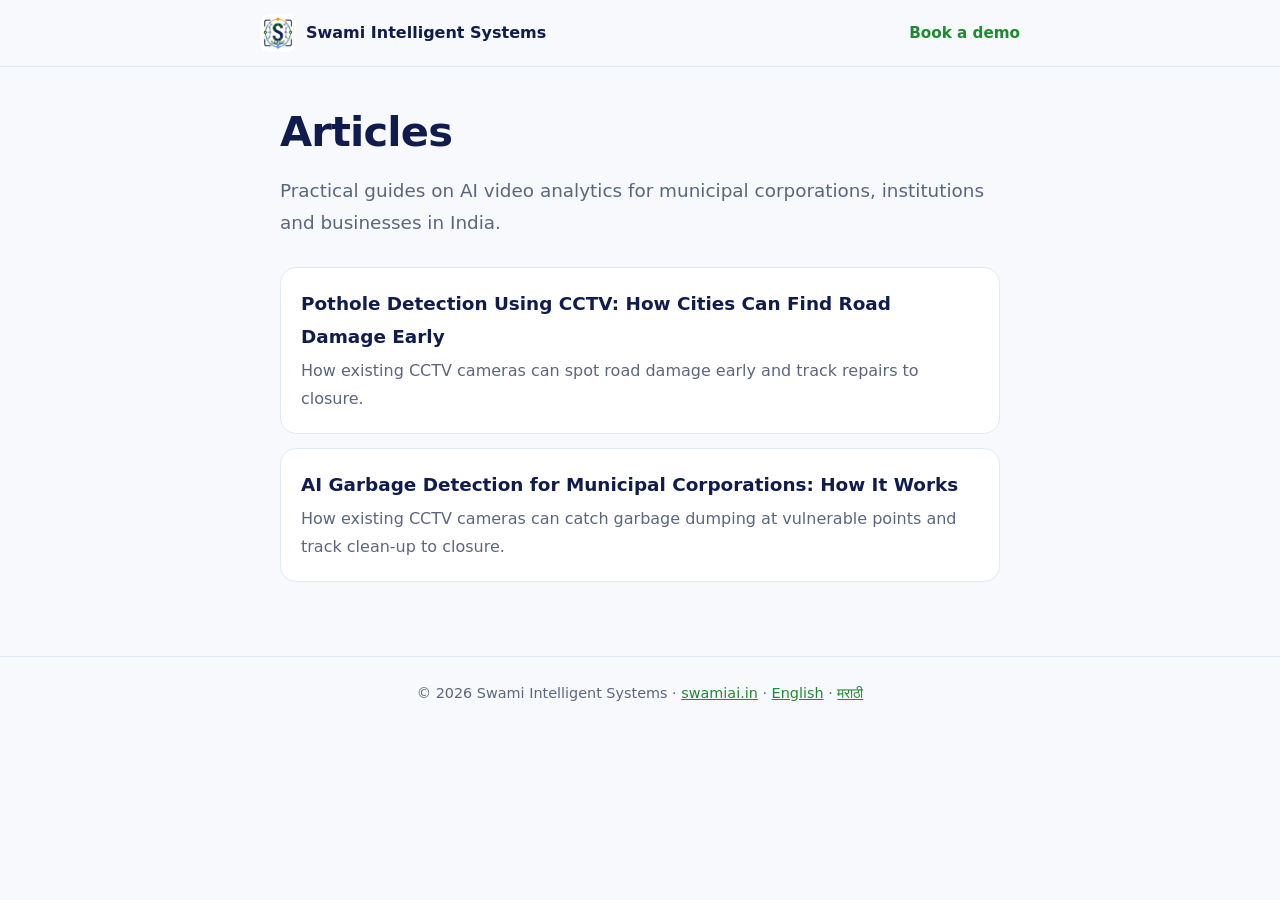
<file: blog/index.html>
<!doctype html>
<html lang="en">
<head>
<meta charset="utf-8">
<meta name="viewport" content="width=device-width, initial-scale=1">
<title>Articles on AI video analytics for smart cities | Swami Intelligent Systems</title>
<meta name="description" content="Practical guides on AI video analytics for municipal corporations, institutions and businesses in India.">
<link rel="canonical" href="https://swamiai.in/blog/">
<link rel="icon" type="image/png" href="/assets/favicon-64.png">
<link rel="stylesheet" href="/blog/blog.css">
</head>
<body>
<header><div class="in"><a class="brand" href="/"><img src="/assets/logo-mark.png" alt="">Swami Intelligent Systems</a><nav><a href="/#contact">Book a demo</a></nav></div></header>
<main>
<h1>Articles</h1>
<p class="lead">Practical guides on AI video analytics for municipal corporations, institutions and businesses in India.</p>
<div class="list" style="margin-top:28px">
<a href="/blog/pothole-detection-cctv/"><b>Pothole Detection Using CCTV: How Cities Can Find Road Damage Early</b><span>How existing CCTV cameras can spot road damage early and track repairs to closure.</span></a>
<a href="/blog/ai-garbage-detection-municipal-corporations/"><b>AI Garbage Detection for Municipal Corporations: How It Works</b><span>How existing CCTV cameras can catch garbage dumping at vulnerable points and track clean-up to closure.</span></a>
</div>
</main>
<footer>© 2026 Swami Intelligent Systems · <a href="/">swamiai.in</a> · <a href="/blog/">English</a> · <a href="/mr/blog/">मराठी</a></footer>
</body>
</html>
</file>
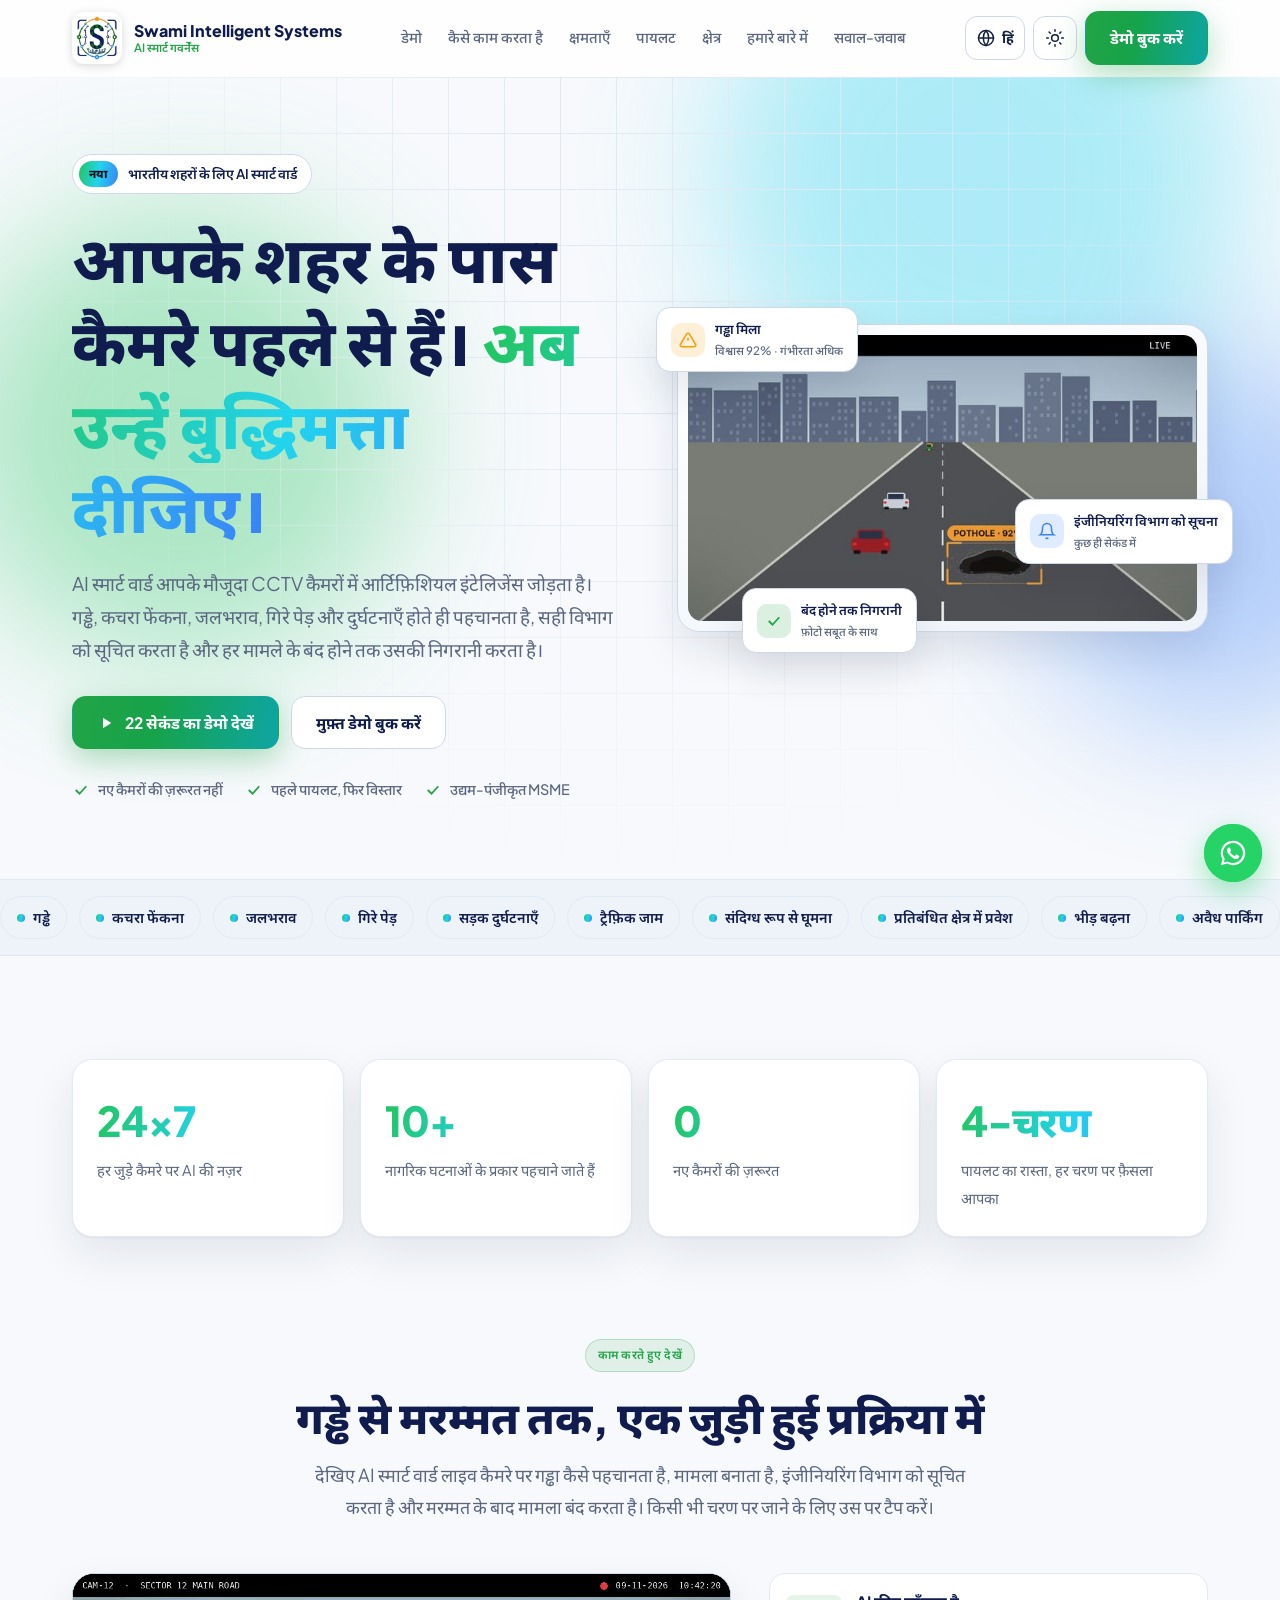
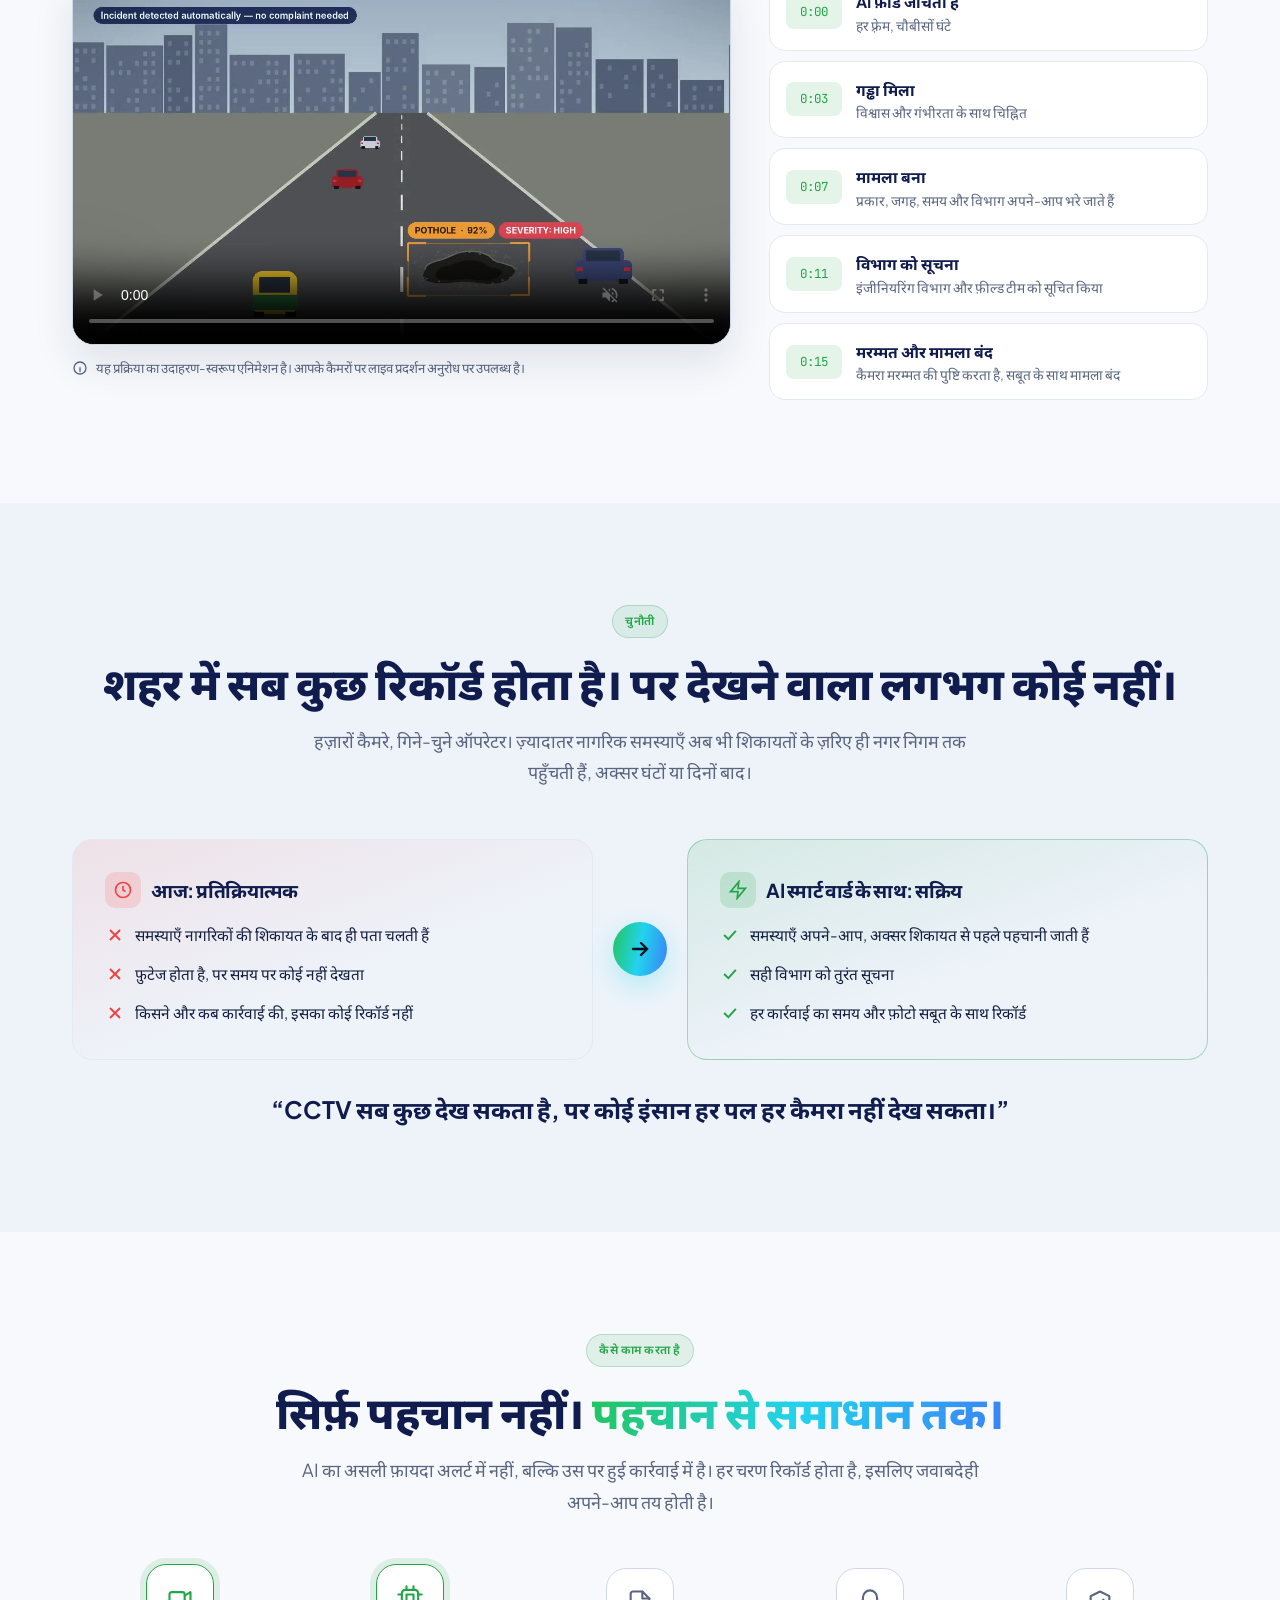
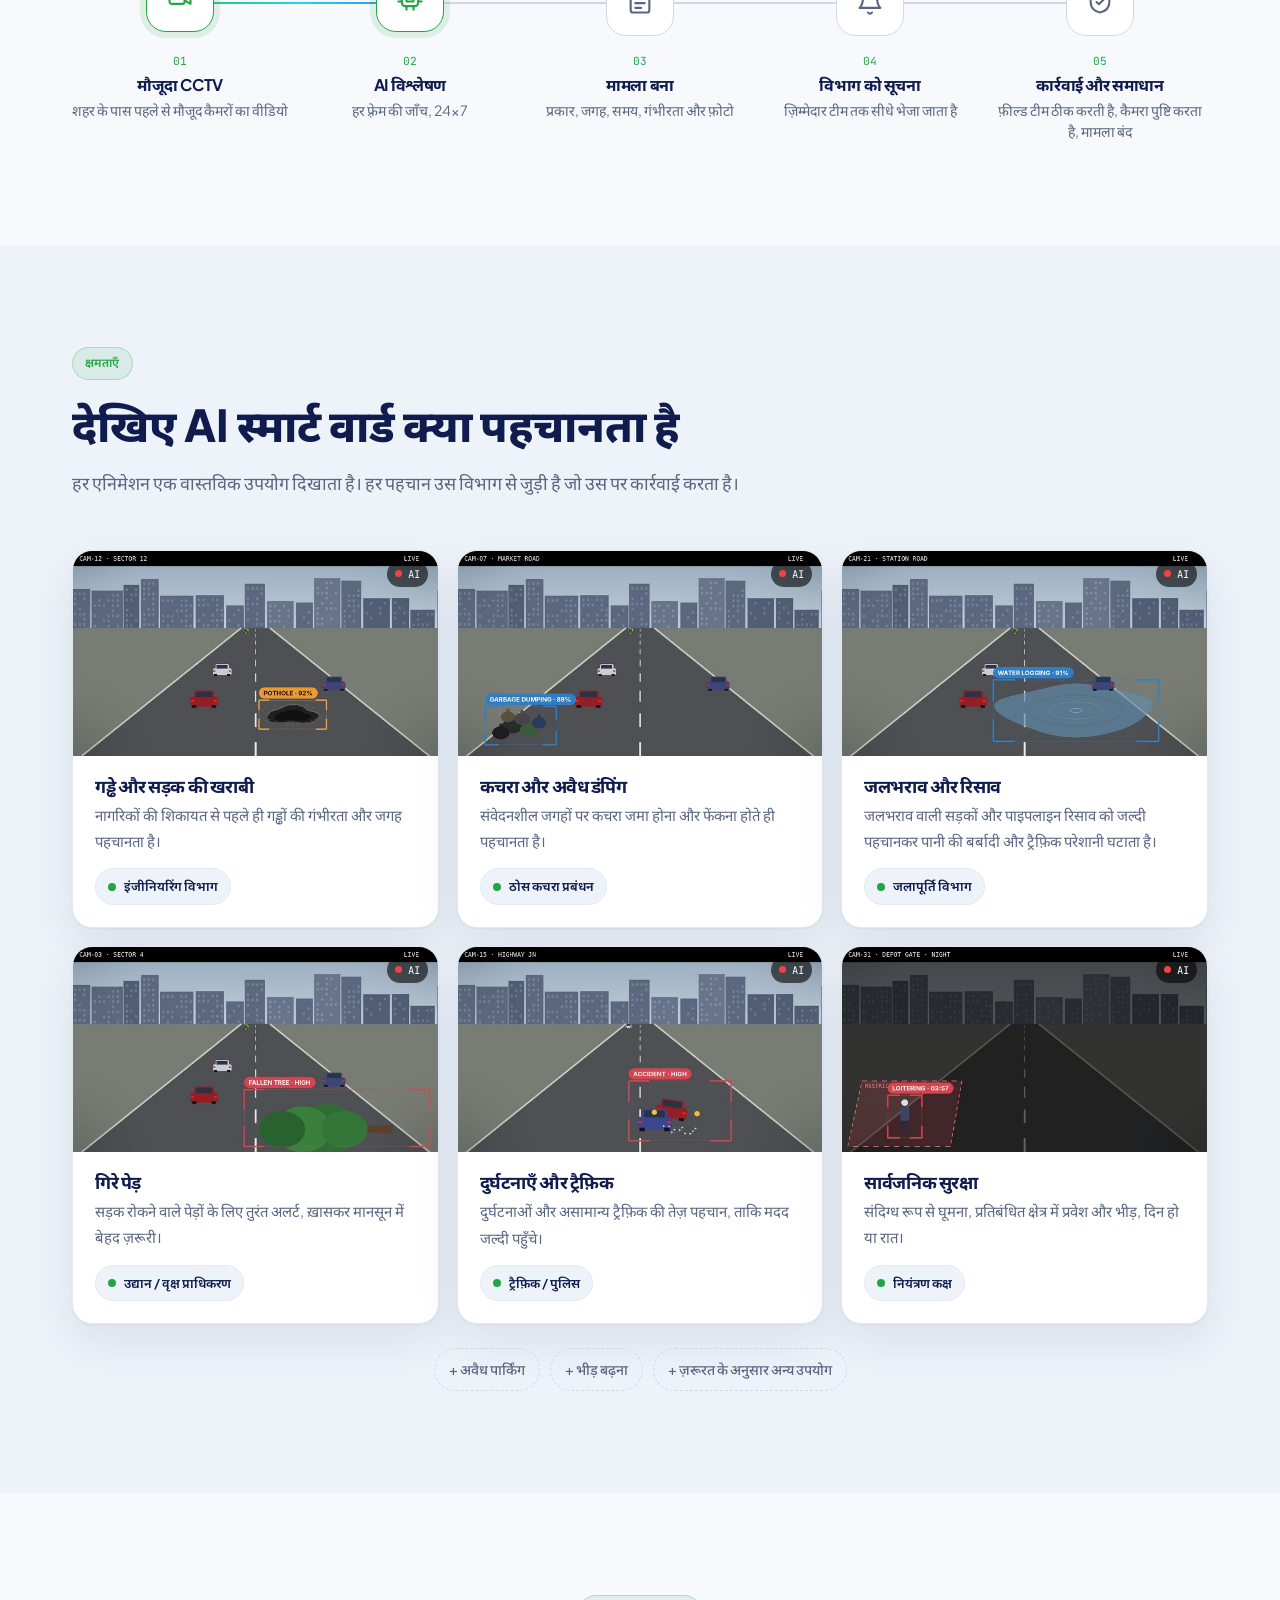
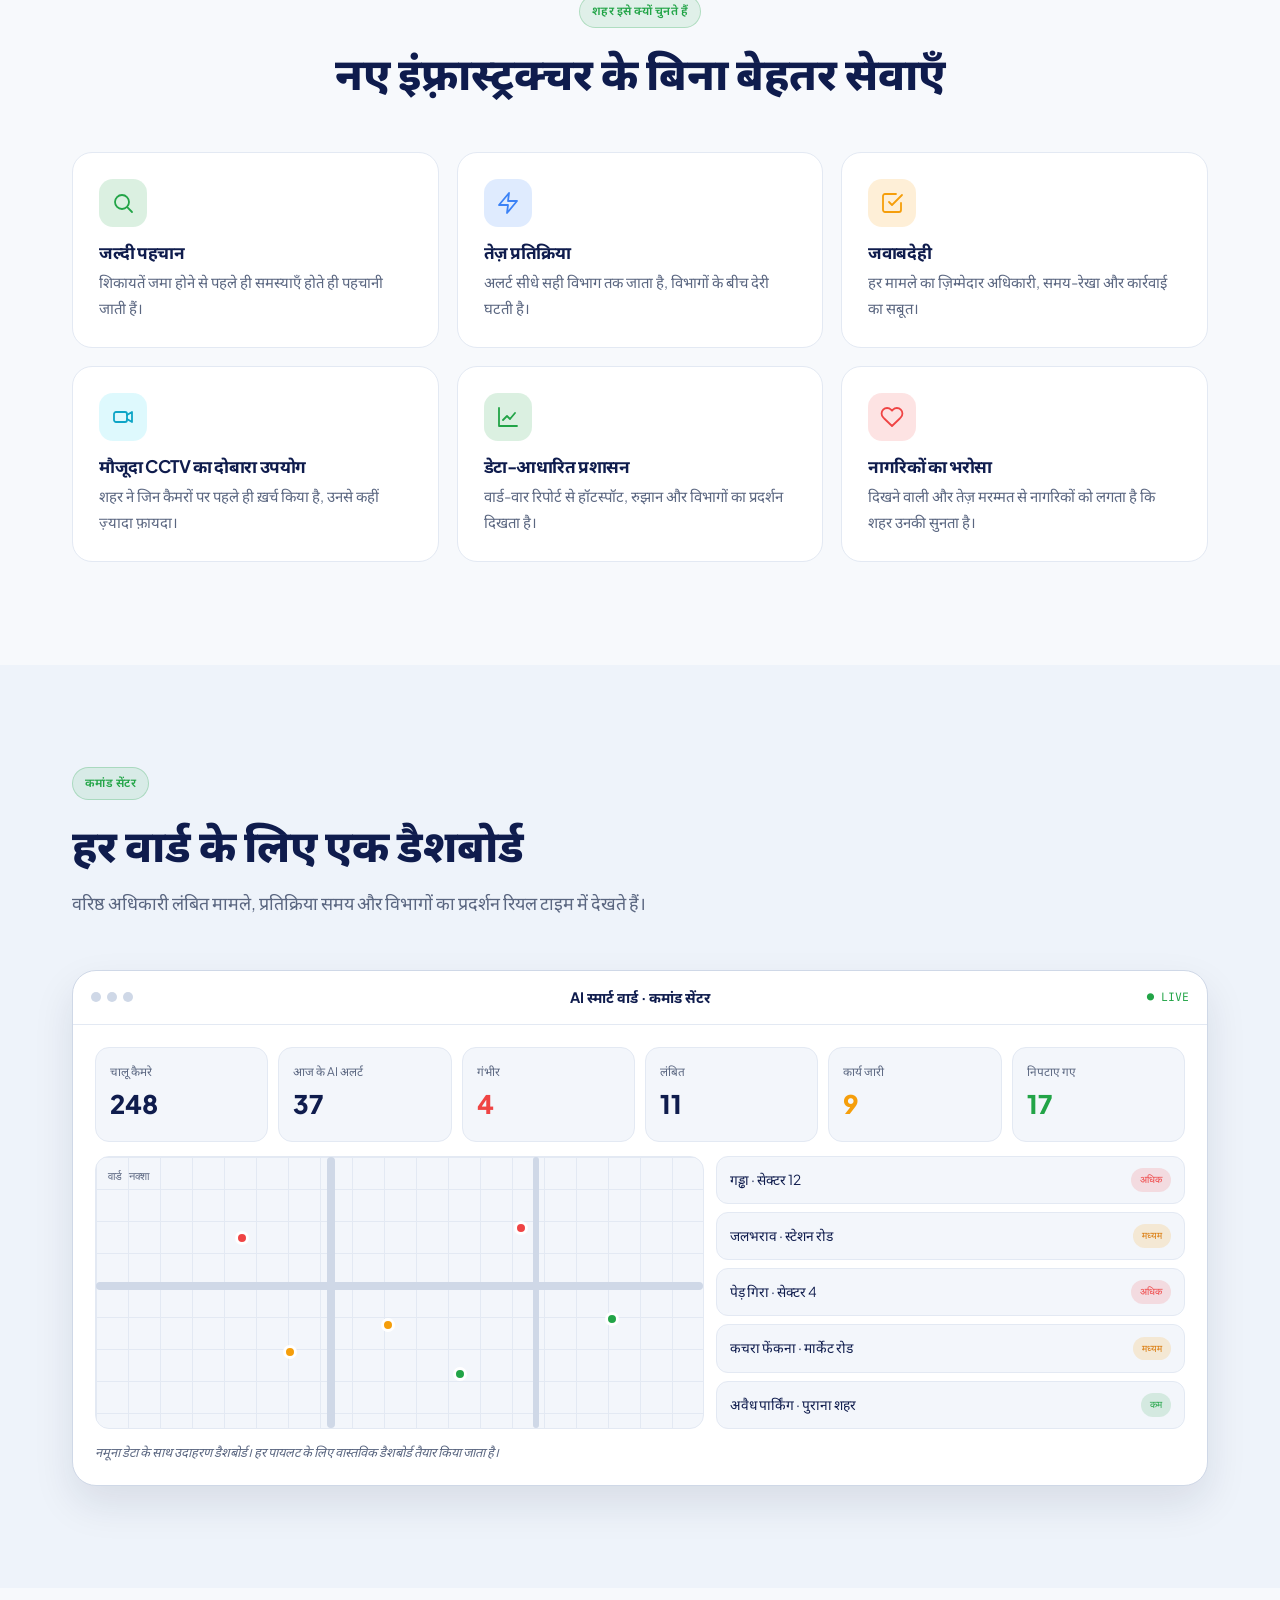
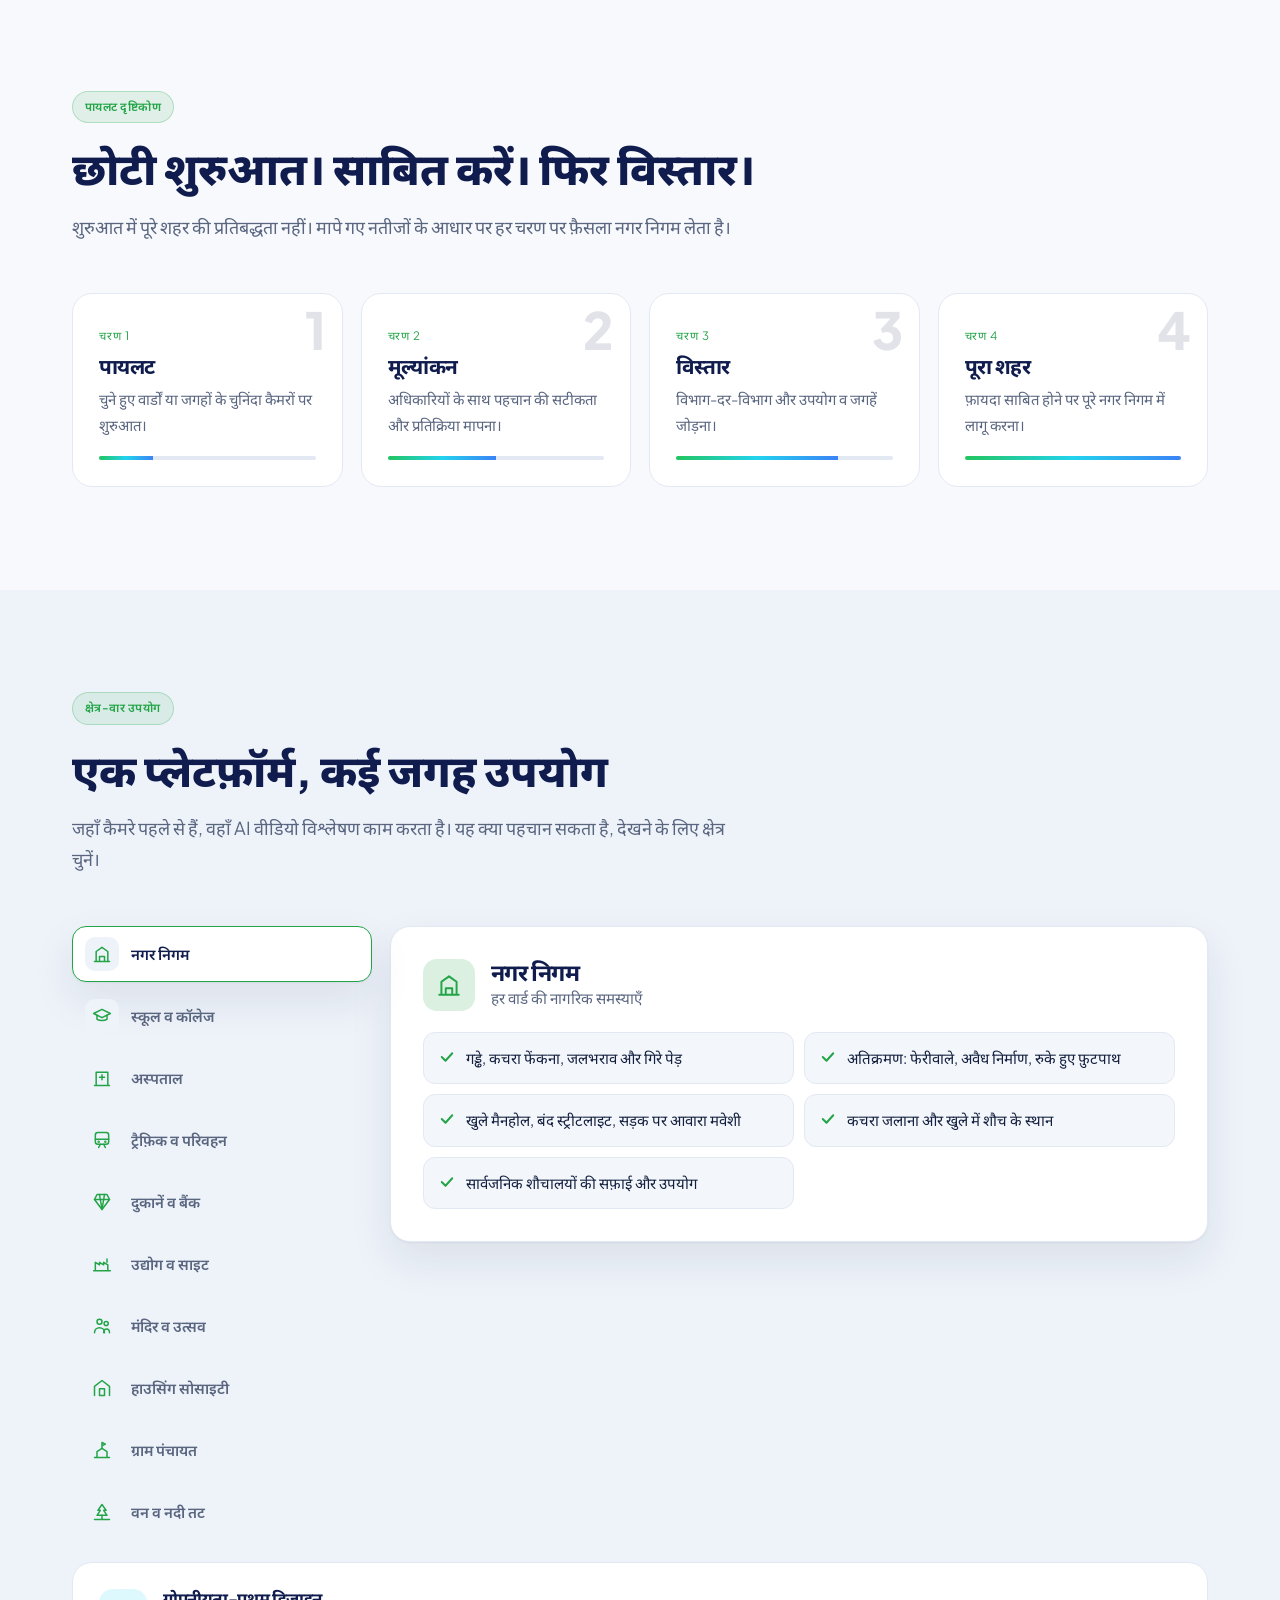
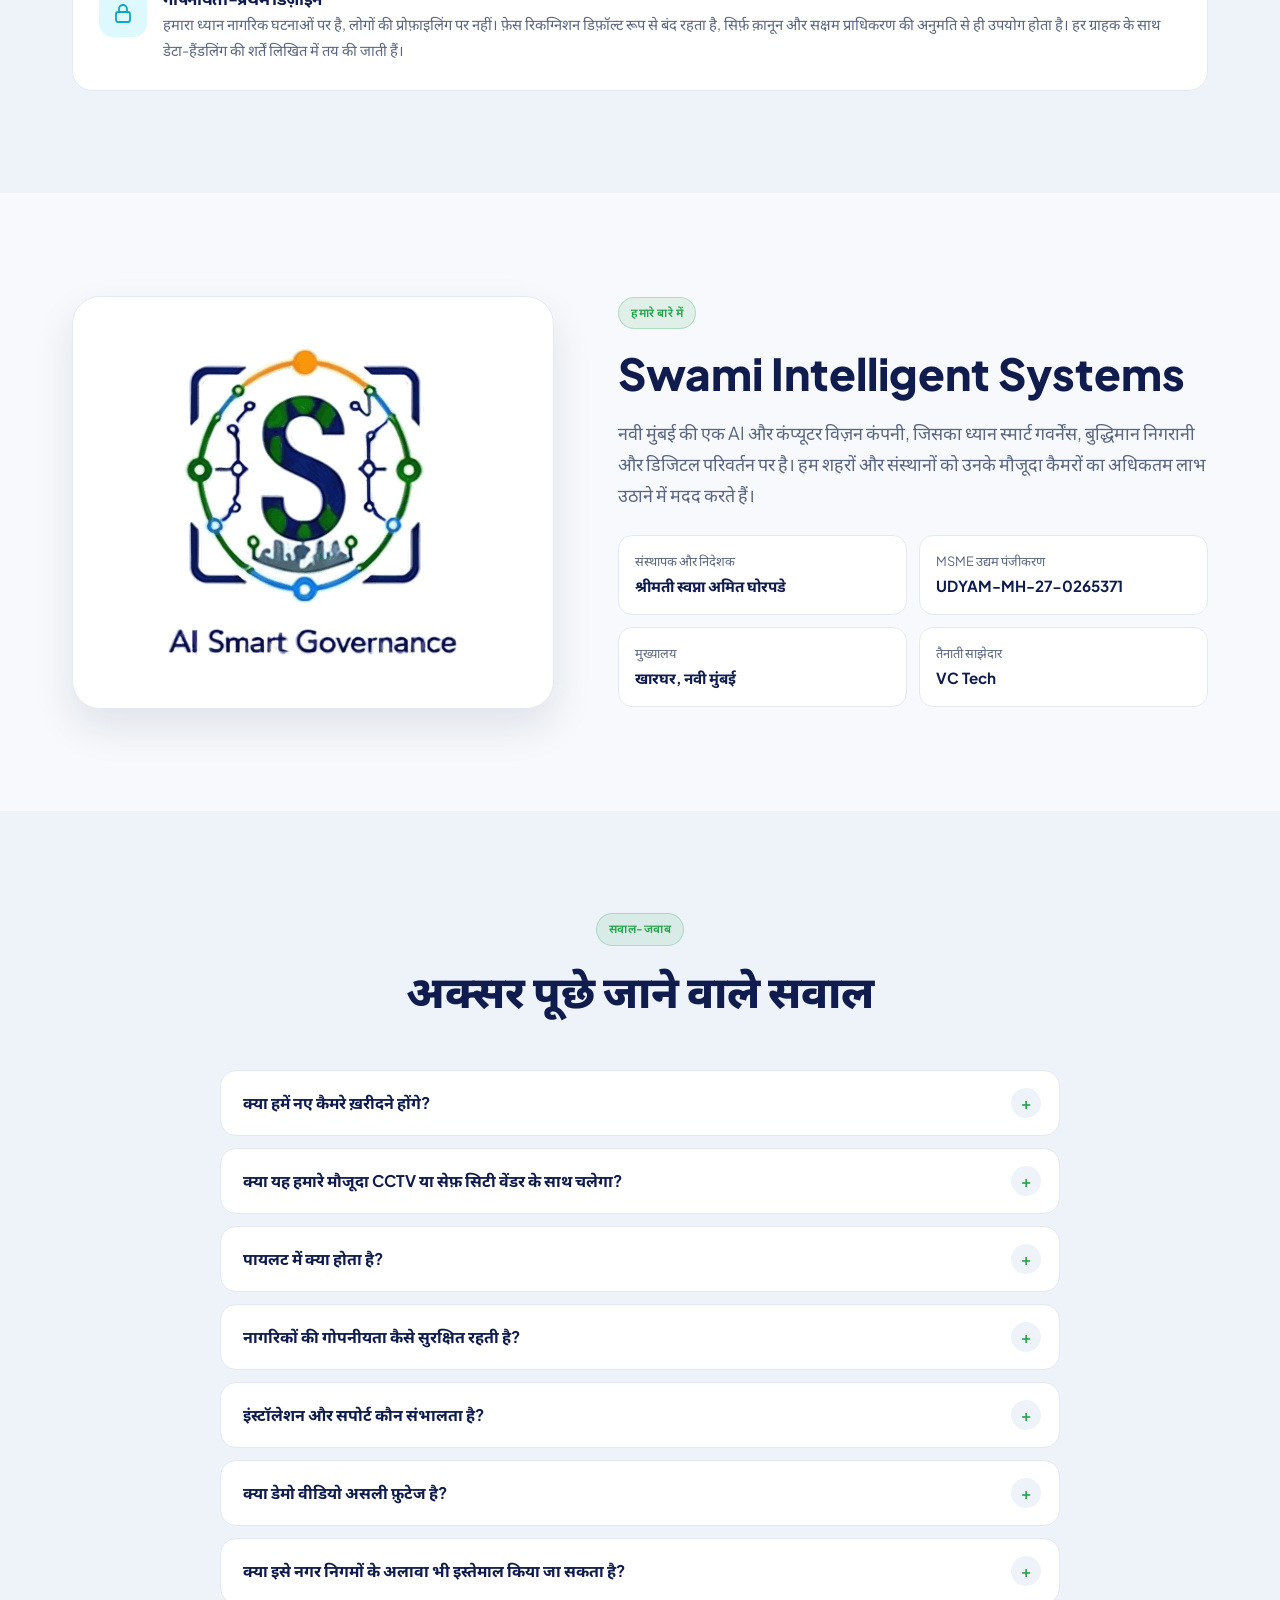
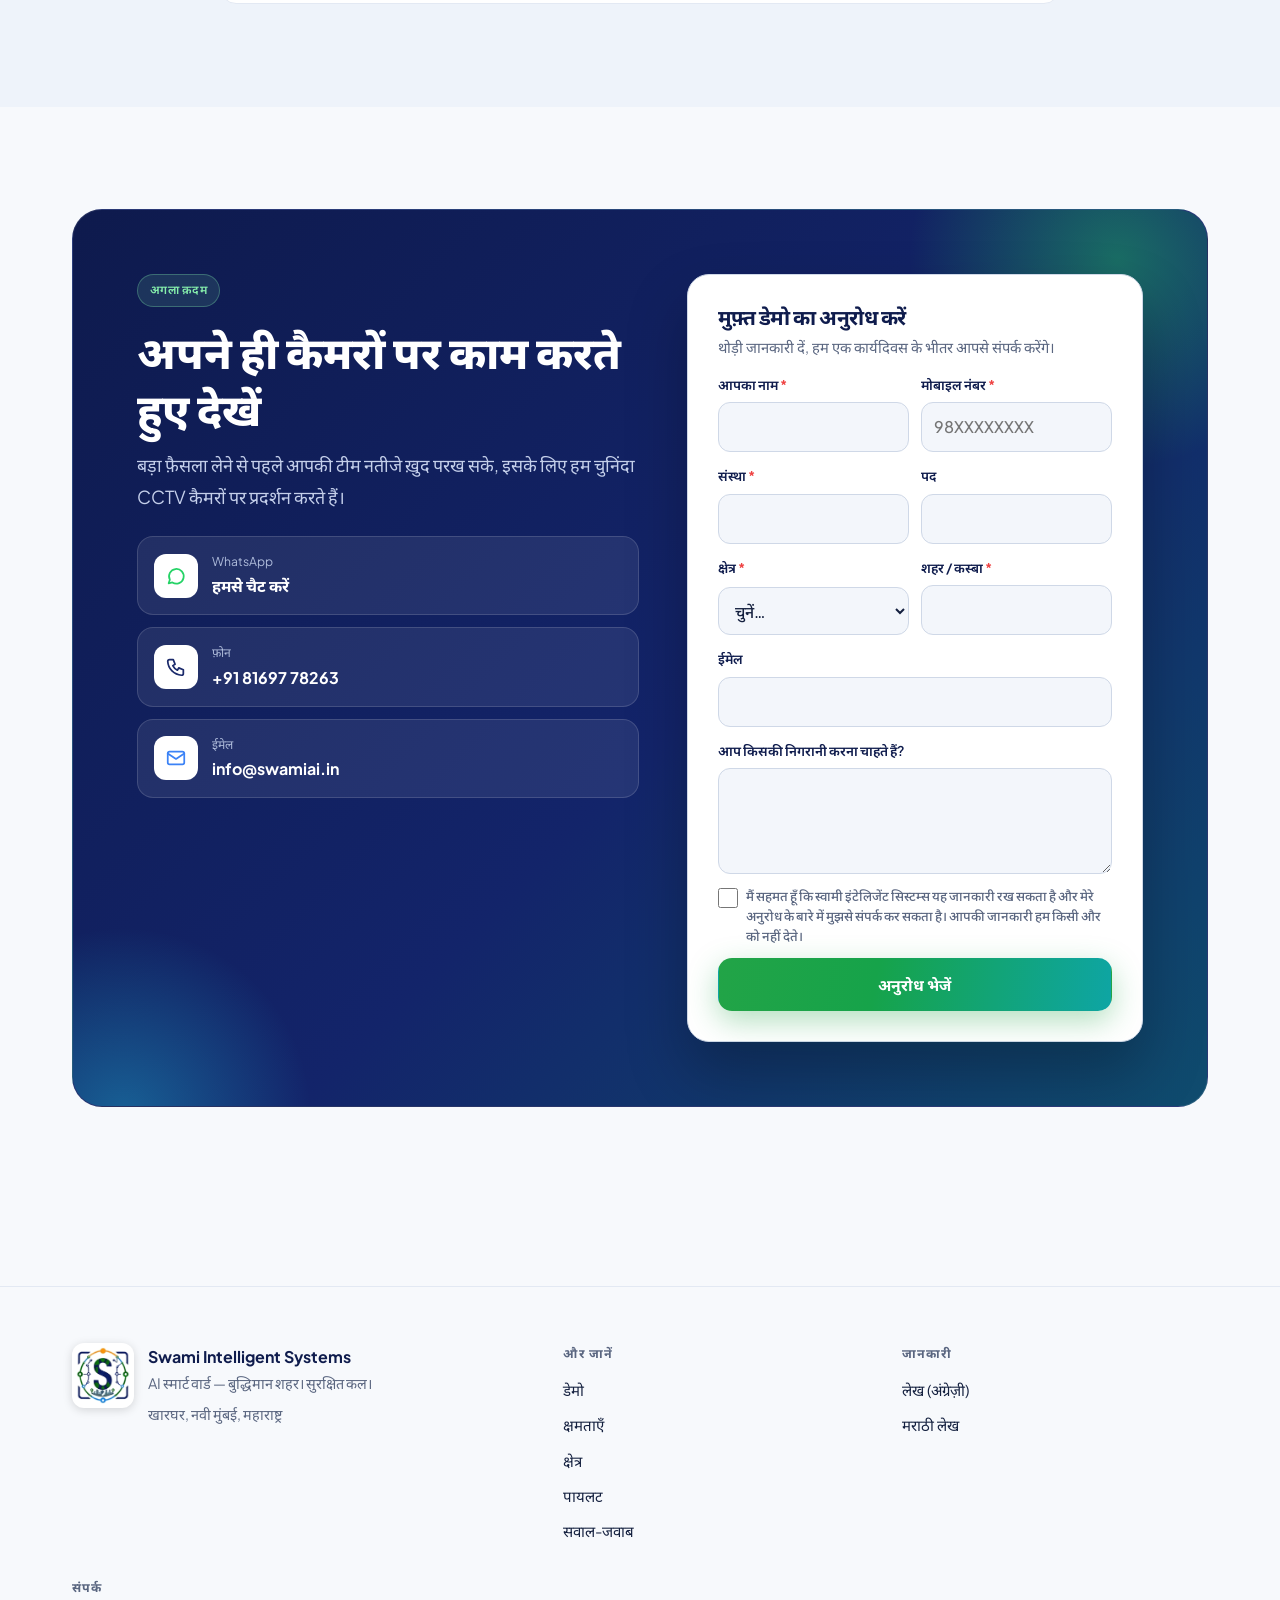
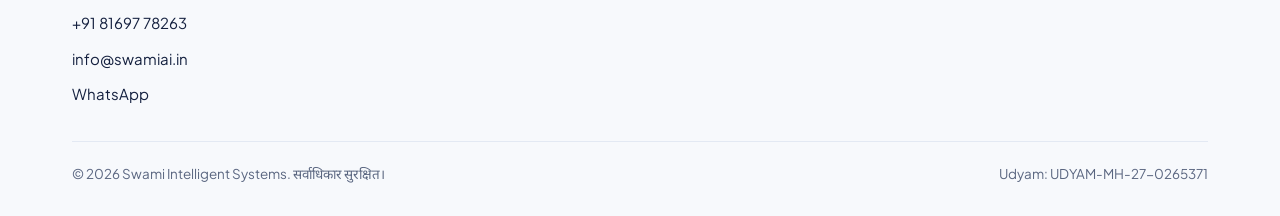
<file: hi/index.html>
<!DOCTYPE html>

<html data-theme="dark" lang="hi">
<head>
<!-- GENERATED by tools/build-languages.py from index.html + i18n.js. Do not edit by hand. -->

<meta charset="utf-8"/>
<script>
(function(){var d=document.documentElement;d.classList.add('js');var t;try{t=localStorage.getItem('swami-theme')}catch(e){}
if(!t){t=window.matchMedia&&matchMedia('(prefers-color-scheme: light)').matches?'light':'dark'}d.setAttribute('data-theme',t);})();
</script>
<meta content="width=device-width, initial-scale=1, viewport-fit=cover" name="viewport"/>
<title>स्मार्ट सिटी के लिए AI CCTV एनालिटिक्स | स्वामी इंटेलिजेंट सिस्टम्स</title>
<meta content="आपके मौजूदा CCTV कैमरों पर AI: गड्ढे, कचरा फेंकना, जलभराव, गिरे पेड़ और दुर्घटनाएँ पहचानता है और हर मामले को बंद होने तक ट्रैक करता है। खारघर, नवी मुंबई।" name="description"/>
<link href="https://swamiai.in/hi/" rel="canonical"/>
<link href="https://swamiai.in/" hreflang="en" rel="alternate"/>
<link href="https://swamiai.in/mr/" hreflang="mr" rel="alternate"/>
<link href="https://swamiai.in/hi/" hreflang="hi" rel="alternate"/>
<link href="https://swamiai.in/" hreflang="x-default" rel="alternate"/>
<meta content="index, follow, max-image-preview:large" name="robots"/>
<meta content="#070B1A" media="(prefers-color-scheme: dark)" name="theme-color"/>
<meta content="#F7F9FC" media="(prefers-color-scheme: light)" name="theme-color"/>
<meta content="Swami Intelligent Systems" property="og:site_name"/>
<meta content="hi_IN" property="og:locale"/>
<meta content="स्मार्ट सिटी के लिए AI CCTV एनालिटिक्स | स्वामी इंटेलिजेंट सिस्टम्स" property="og:title"/>
<meta content="CCTV कैमरों से नागरिक इंटेलिजेंस तक। शहरों के पास पहले से मौजूद कैमरों पर स्मार्ट गवर्नेंस के लिए AI वीडियो एनालिटिक्स।" property="og:description"/>
<meta content="website" property="og:type"/>
<meta content="https://swamiai.in/hi/" property="og:url"/>
<meta content="https://swamiai.in/assets/og-image.jpg" property="og:image"/>
<meta content="summary_large_image" name="twitter:card"/>
<link href="../assets/favicon-64.png" rel="icon" type="image/png"/>
<link href="../assets/apple-touch-icon.png" rel="apple-touch-icon"/>
<link href="https://fonts.googleapis.com" rel="preconnect"/>
<link crossorigin="" href="https://fonts.gstatic.com" rel="preconnect"/>
<link href="https://fonts.googleapis.com/css2?family=Plus+Jakarta+Sans:wght@400;500;600;700;800&amp;family=JetBrains+Mono:wght@500&amp;family=Noto+Sans+Devanagari:wght@400;500;600;700;800&amp;display=swap" rel="stylesheet"/>
<script type="application/ld+json">
{"@context": "https://schema.org", "@type": "Organization", "@id": "https://swamiai.in/#org", "name": "Swami Intelligent Systems", "alternateName": "SWAMI AI", "url": "https://swamiai.in/", "logo": "https://swamiai.in/assets/logo-mark.png", "image": "https://swamiai.in/assets/og-image.jpg", "description": "AI and computer vision company from Navi Mumbai. AI Smart Ward adds video analytics to existing CCTV cameras for municipal corporations, schools, hospitals, transport, industry and public events.", "email": "info@swamiai.in", "telephone": "+91-81697-78263", "founder": {"@type": "Person", "name": "Swapna Amit Ghorpade"}, "identifier": {"@type": "PropertyValue", "propertyID": "Udyam Registration", "value": "UDYAM-MH-27-0265371"}, "address": {"@type": "PostalAddress", "addressLocality": "Kharghar, Navi Mumbai", "addressRegion": "Maharashtra", "postalCode": "410210", "addressCountry": "IN"}, "areaServed": {"@type": "State", "name": "Maharashtra"}, "knowsAbout": ["AI video analytics", "Computer vision", "CCTV analytics", "Smart city", "Smart governance", "Solid waste management monitoring", "Pothole detection"], "contactPoint": {"@type": "ContactPoint", "contactType": "sales", "telephone": "+91-81697-78263", "email": "info@swamiai.in", "availableLanguage": ["English", "Marathi", "Hindi"]}, "slogan": "AI Smart Ward — Intelligent Cities. Safer Tomorrow."}
</script>
<script id="ld-faq" type="application/ld+json">
{"@context": "https://schema.org", "@type": "FAQPage", "inLanguage": "hi", "mainEntity": [{"@type": "Question", "name": "क्या हमें नए कैमरे ख़रीदने होंगे?", "acceptedAnswer": {"@type": "Answer", "text": "नहीं। AI स्मार्ट वार्ड आपके मौजूदा CCTV कैमरों पर ही काम करता है। यह मौजूदा वीडियो फ़ीड पर AI की परत और मामला-प्रबंधन डैशबोर्ड जोड़ता है।"}}, {"@type": "Question", "name": "क्या यह हमारे मौजूदा CCTV या सेफ़ सिटी वेंडर के साथ चलेगा?", "acceptedAnswer": {"@type": "Answer", "text": "हाँ। सड़क, पानी, स्वच्छता और पेड़ जैसे नागरिक उपयोगों पर ध्यान देते हुए, इसे मौजूदा प्रणालियों के पूरक के रूप में बनाया गया है। एकीकरण का विवरण पायलट योजना के दौरान तय होता है।"}}, {"@type": "Question", "name": "पायलट में क्या होता है?", "acceptedAnswer": {"@type": "Answer", "text": "आपकी टीम के साथ हम कुछ चुनिंदा कैमरे और उपयोग चुनते हैं, उन फ़ीड पर सिस्टम चलाते हैं और सटीकता व प्रतिक्रिया की साथ मिलकर समीक्षा करते हैं। नतीजे देखने के बाद ही आप विस्तार का फ़ैसला करते हैं।"}}, {"@type": "Question", "name": "नागरिकों की गोपनीयता कैसे सुरक्षित रहती है?", "acceptedAnswer": {"@type": "Answer", "text": "सिस्टम लोगों को नहीं, नागरिक घटनाओं को खोजता है। फ़ेस रिकग्निशन डिफ़ॉल्ट रूप से बंद रहता है और सिर्फ़ क़ानून, नीति और सक्षम प्राधिकरण की अनुमति से ही चालू होता है।"}}, {"@type": "Question", "name": "इंस्टॉलेशन और सपोर्ट कौन संभालता है?", "acceptedAnswer": {"@type": "Answer", "text": "तैनाती और CCTV एकीकरण हमारे तकनीकी तैनाती साझेदार VC Tech के साथ किया जाता है। AI समाधान और परियोजना का प्रबंधन स्वामी इंटेलिजेंट सिस्टम्स करता है।"}}, {"@type": "Question", "name": "क्या डेमो वीडियो असली फ़ुटेज है?", "acceptedAnswer": {"@type": "Answer", "text": "इस पेज का वीडियो प्रक्रिया का उदाहरण-स्वरूप एनिमेशन है। आपके कैमरों पर लाइव प्रदर्शन की व्यवस्था करने में हमें ख़ुशी होगी।"}}, {"@type": "Question", "name": "क्या इसे नगर निगमों के अलावा भी इस्तेमाल किया जा सकता है?", "acceptedAnswer": {"@type": "Answer", "text": "हाँ। यही प्लेटफ़ॉर्म स्कूल, अस्पताल, परिवहन, दुकानें व बैंक, उद्योग, मंदिर व आयोजन, हाउसिंग सोसाइटी, ग्राम पंचायत और वन क्षेत्रों के लिए उपयोगी है। हर क्षेत्र में यह क्या पहचानता है, ऊपर के क्षेत्र भाग में देखें।"}}]}
</script>
<style>
/* ===== Tokens ===== */
:root{
  --green:#22A447; --green-2:#1F8A2E; --blue:#3B82F6; --cyan:#22D3EE; --orange:#F59E0B; --red:#EF4444; --navy:#1B2A6B;
  --grad:linear-gradient(100deg,#22C55E 0%,#22D3EE 50%,#3B82F6 100%);
  --radius:20px; --gutter:clamp(16px,4vw,32px);
  --font:"Plus Jakarta Sans","Noto Sans Devanagari",system-ui,-apple-system,"Segoe UI",sans-serif;
  --mono:"JetBrains Mono",ui-monospace,monospace;
}
[data-theme="dark"]{
  --bg:#070B1A; --bg-2:#0B1124; --surface:rgba(255,255,255,.04); --surface-2:rgba(255,255,255,.07); --solid:#0F1630;
  --line:rgba(255,255,255,.09); --line-2:rgba(255,255,255,.16);
  --text:#EDF1FA; --muted:#9AA6C3; --head:#FFFFFF; --header:rgba(7,11,26,.72);
  --shadow:0 20px 50px rgba(0,0,0,.45); --glow:0 0 0 1px rgba(255,255,255,.06),0 20px 60px rgba(34,211,238,.10);
  --chip:rgba(255,255,255,.06); --badge-bg:#FFFFFF; color-scheme:dark;
}
[data-theme="light"]{
  --bg:#F7F9FC; --bg-2:#EEF3FA; --surface:#FFFFFF; --surface-2:#F3F6FB; --solid:#FFFFFF;
  --line:#E3E9F3; --line-2:#CFD8E7;
  --text:#14203F; --muted:#5A6680; --head:#0F1C4D; --header:rgba(255,255,255,.82);
  --shadow:0 18px 40px rgba(20,32,63,.10); --glow:0 1px 2px rgba(20,32,63,.05),0 18px 44px rgba(20,32,63,.09);
  --chip:#EEF3FA; --badge-bg:#FFFFFF; color-scheme:light;
}
*{box-sizing:border-box;margin:0;padding:0}
html{scroll-behavior:smooth;scroll-padding-top:84px;-webkit-text-size-adjust:100%}
body{background:var(--bg);color:var(--text);font-family:var(--font);line-height:1.65;-webkit-font-smoothing:antialiased;overflow-x:clip;transition:background .3s,color .3s}
html[lang="mr"] body,html[lang="hi"] body{line-height:1.75}
a{color:inherit;text-decoration:none}
img,video{max-width:100%;display:block}
button{font:inherit;color:inherit}
:focus-visible{outline:3px solid var(--cyan);outline-offset:3px;border-radius:8px}
.skip{position:absolute;left:-9999px;top:8px;background:var(--green);color:#fff;padding:10px 16px;border-radius:8px;z-index:200}
.skip:focus{left:8px}
.wrap{max-width:1200px;margin:0 auto;padding:0 var(--gutter)}
h1,h2,h3{color:var(--head);line-height:1.15;letter-spacing:-.025em}
html[lang="mr"] h1,html[lang="mr"] h2,html[lang="hi"] h1,html[lang="hi"] h2{letter-spacing:0;line-height:1.3}
h2{font-size:clamp(1.7rem,1.1rem + 2.4vw,2.75rem);font-weight:800}
h3{font-weight:700}
.grad{background:var(--grad);-webkit-background-clip:text;background-clip:text;color:transparent}
.eyebrow{display:inline-flex;align-items:center;gap:8px;font-family:var(--mono);font-size:.74rem;letter-spacing:.14em;text-transform:uppercase;color:var(--green);background:rgba(34,164,71,.10);border:1px solid rgba(34,164,71,.25);padding:5px 12px;border-radius:30px}
html[lang="mr"] .eyebrow,html[lang="hi"] .eyebrow{font-family:var(--font);letter-spacing:.04em;font-weight:600}
.lead{color:var(--muted);font-size:clamp(1rem,.95rem + .3vw,1.12rem);max-width:680px}
section{padding:clamp(64px,8vw,110px) 0;position:relative}
.sec-head{margin-bottom:clamp(32px,4vw,56px)}
.sec-head h2{margin:16px 0 14px}
.center{text-align:center}.center .lead{margin-left:auto;margin-right:auto}
.alt{background:var(--bg-2)}

/* ===== Buttons ===== */
.btn{display:inline-flex;align-items:center;justify-content:center;gap:10px;min-height:50px;padding:12px 24px;border-radius:14px;font-weight:700;font-size:.98rem;border:1px solid transparent;cursor:pointer;transition:transform .15s,box-shadow .2s,background .2s,border-color .2s;text-align:center}
.btn:hover{transform:translateY(-2px)}
.btn svg{width:18px;height:18px;flex-shrink:0}
.btn-primary{background:linear-gradient(100deg,#22A447,#16A34A 40%,#0EA5A4);color:#fff;box-shadow:0 10px 30px rgba(34,164,71,.35)}
.btn-primary:hover{box-shadow:0 14px 36px rgba(34,164,71,.45)}
.btn-glass{background:var(--surface);border-color:var(--line-2);color:var(--head);backdrop-filter:blur(8px)}
.btn-glass:hover{border-color:var(--cyan)}

/* ===== Header ===== */
header{position:sticky;top:0;z-index:80;background:var(--header);backdrop-filter:saturate(1.6) blur(14px);-webkit-backdrop-filter:saturate(1.6) blur(14px);border-bottom:1px solid transparent;transition:border-color .2s}
header.scrolled{border-color:var(--line)}
.nav{display:flex;align-items:center;justify-content:space-between;gap:14px;height:76px}
.brand{display:flex;align-items:center;gap:12px;min-width:0}
.logo-badge{background:var(--badge-bg);border-radius:12px;padding:4px;display:grid;place-items:center;flex-shrink:0;box-shadow:0 2px 10px rgba(0,0,0,.15)}
.logo-badge img{width:42px;height:auto}
.brand-text{line-height:1.2;min-width:0}
.brand-text b{display:block;font-size:1rem;font-weight:800;color:var(--head);white-space:nowrap}
.brand-text span{display:block;font-size:.72rem;color:var(--green);font-weight:600;white-space:nowrap}
.links{display:flex;gap:2px}
.links a{padding:8px 12px;border-radius:10px;font-size:.92rem;font-weight:500;color:var(--muted);transition:color .15s,background .15s;white-space:nowrap}
.links a:hover{color:var(--head);background:var(--surface-2)}
.tools{display:flex;align-items:center;gap:8px}
.icon-btn{height:44px;min-width:44px;border-radius:12px;border:1px solid var(--line-2);background:var(--surface);display:inline-flex;align-items:center;justify-content:center;gap:6px;cursor:pointer;padding:0 10px;transition:border-color .2s}
.icon-btn:hover{border-color:var(--cyan)}
.icon-btn svg{width:20px;height:20px}
.sun{display:none}[data-theme="light"] .sun{display:block}[data-theme="light"] .moon{display:none}
.lang{position:relative}
.lang-btn{font-weight:700;font-size:.86rem}
.lang-menu{position:absolute;right:0;top:52px;min-width:170px;background:var(--solid);border:1px solid var(--line-2);border-radius:14px;padding:6px;box-shadow:var(--shadow);display:none;z-index:90}
.lang.open .lang-menu{display:block}
.lang-menu button{display:flex;justify-content:space-between;align-items:center;width:100%;padding:11px 12px;border-radius:10px;border:0;background:transparent;cursor:pointer;font-weight:600;text-align:left}
.lang-menu button:hover,.lang-menu button[aria-checked="true"]{background:var(--surface-2)}
.lang-menu button[aria-checked="true"]::after{content:"✓";color:var(--green)}
.menu-btn{display:none}
.burger,.burger::before,.burger::after{display:block;width:20px;height:2px;background:var(--head);border-radius:2px;position:relative;transition:transform .2s,background .2s}
.burger::before,.burger::after{content:"";position:absolute;left:0}.burger::before{top:-6px}.burger::after{top:6px}
.menu-btn[aria-expanded="true"] .burger{background:transparent}
.menu-btn[aria-expanded="true"] .burger::before{transform:translateY(6px) rotate(45deg)}
.menu-btn[aria-expanded="true"] .burger::after{transform:translateY(-6px) rotate(-45deg)}
.drawer{display:none}

/* ===== Hero ===== */
.hero{padding:clamp(36px,6vw,84px) 0 clamp(48px,6vw,80px);overflow:hidden;overflow:clip}
.aurora{position:absolute;inset:-20% -10% auto -10%;height:120%;pointer-events:none;filter:blur(70px);opacity:.55}
[data-theme="light"] .aurora{opacity:.35}
.aurora i{position:absolute;border-radius:50%;animation:float 16s ease-in-out infinite}
.aurora i:nth-child(1){width:520px;height:520px;left:55%;top:0;background:#22D3EE}
.aurora i:nth-child(2){width:460px;height:460px;left:5%;top:30%;background:#22C55E;animation-delay:-5s}
.aurora i:nth-child(3){width:380px;height:380px;left:75%;top:45%;background:#3B82F6;animation-delay:-9s}
@keyframes float{0%,100%{transform:translate(0,0)}50%{transform:translate(40px,-30px)}}
.gridbg{position:absolute;inset:0;background-image:linear-gradient(var(--line) 1px,transparent 1px),linear-gradient(90deg,var(--line) 1px,transparent 1px);background-size:56px 56px;mask-image:radial-gradient(ellipse at 50% 20%,#000 20%,transparent 70%);-webkit-mask-image:radial-gradient(ellipse at 50% 20%,#000 20%,transparent 70%);pointer-events:none}
.hero-grid{position:relative;display:grid;grid-template-columns:1.02fr 1fr;gap:clamp(36px,5vw,64px);align-items:center}
.pill{display:inline-flex;align-items:center;gap:10px;background:var(--surface);border:1px solid var(--line-2);border-radius:40px;padding:6px 14px 6px 6px;font-size:.84rem;font-weight:600;color:var(--head);backdrop-filter:blur(8px)}
.pill i{font-style:normal;background:var(--grad);color:#05101F;border-radius:20px;padding:3px 10px;font-size:.72rem;font-weight:800}
.hero h1{font-size:clamp(2.1rem,1.2rem + 4vw,4rem);font-weight:800;margin:22px 0 18px}
.hero .lead{font-size:clamp(1.02rem,.95rem + .4vw,1.18rem)}
.cta-row{display:flex;flex-wrap:wrap;gap:12px;margin-top:30px}
.trust{display:flex;flex-wrap:wrap;gap:10px 22px;margin-top:28px;font-size:.9rem;color:var(--muted);font-weight:500}
.trust span{display:inline-flex;align-items:center;gap:8px}
.trust svg{width:18px;height:18px;color:var(--green);flex-shrink:0}
.device{position:relative;border-radius:22px;padding:10px;background:linear-gradient(160deg,rgba(255,255,255,.14),rgba(255,255,255,.03));border:1px solid var(--line-2);box-shadow:var(--shadow)}
[data-theme="light"] .device{background:linear-gradient(160deg,#fff,#EEF3FA)}
.device video,.device img{border-radius:14px;width:100%;aspect-ratio:16/9;object-fit:cover;background:#0B1124}
.float{position:absolute;display:flex;align-items:center;gap:10px;background:var(--solid);border:1px solid var(--line-2);border-radius:14px;padding:10px 14px;font-size:.82rem;font-weight:600;color:var(--head);box-shadow:var(--shadow);animation:bob 5s ease-in-out infinite;white-space:nowrap}
.float small{display:block;color:var(--muted);font-weight:500;font-size:.72rem}
.float .dot{width:34px;height:34px;border-radius:10px;display:grid;place-items:center;flex-shrink:0}
.float .dot svg{width:18px;height:18px}
.f1{top:-18px;left:-22px}.f2{bottom:22%;right:-26px;animation-delay:-1.5s}.f3{bottom:-22px;left:12%;animation-delay:-3s}
@keyframes bob{0%,100%{transform:translateY(0)}50%{transform:translateY(-8px)}}
.d-orange{background:rgba(245,158,11,.16);color:var(--orange)}.d-blue{background:rgba(59,130,246,.16);color:var(--blue)}.d-green{background:rgba(34,164,71,.16);color:var(--green)}.d-red{background:rgba(239,68,68,.15);color:var(--red)}.d-cyan{background:rgba(34,211,238,.15);color:#0EA5C6}

/* ===== Marquee ===== */
.marquee{border-block:1px solid var(--line);overflow:hidden;padding:16px 0;background:var(--bg-2)}
.track{display:flex;gap:12px;width:max-content;animation:scroll 40s linear infinite}
.marquee:hover .track{animation-play-state:paused}
.track span{display:inline-flex;align-items:center;gap:8px;padding:8px 16px;border-radius:30px;background:var(--chip);border:1px solid var(--line);font-size:.9rem;font-weight:600;color:var(--head);white-space:nowrap}
.track span::before{content:"";width:8px;height:8px;border-radius:50%;background:var(--grad)}
@keyframes scroll{to{transform:translateX(-50%)}}

/* ===== Stats ===== */
.stats{display:grid;grid-template-columns:repeat(4,1fr);gap:16px}
.stat{background:var(--surface);border:1px solid var(--line);border-radius:var(--radius);padding:24px;box-shadow:var(--glow)}
.stat b{display:block;font-size:clamp(1.8rem,1.3rem + 1.6vw,2.6rem);font-weight:800;letter-spacing:-.03em}
.stat>span{color:var(--muted);font-size:.92rem}

/* ===== Demo video ===== */
.demo-grid{display:grid;grid-template-columns:1.5fr 1fr;gap:clamp(24px,3vw,40px);align-items:start}
.player{border-radius:22px;overflow:hidden;border:1px solid var(--line-2);box-shadow:var(--shadow);background:#000;position:relative}
.player video{width:100%;aspect-ratio:16/9;background:#000}
.chapters{display:grid;gap:10px;list-style:none}
.chapters button{width:100%;display:grid;grid-template-columns:56px 1fr;gap:14px;align-items:center;text-align:left;padding:14px 16px;border-radius:16px;border:1px solid var(--line);background:var(--surface);cursor:pointer;transition:border-color .2s,background .2s,transform .2s}
.chapters button:hover{border-color:var(--line-2);transform:translateX(3px)}
.chapters button.active{border-color:var(--green);background:rgba(34,164,71,.10)}
.chapters .ts{font-family:var(--mono);font-size:.78rem;color:var(--green);background:rgba(34,164,71,.12);border-radius:8px;padding:6px 0;text-align:center}
.chapters b{display:block;color:var(--head);font-size:.98rem}
.chapters small{color:var(--muted);font-size:.86rem;line-height:1.45;display:block}
.note{margin-top:12px;font-size:.82rem;color:var(--muted);display:flex;gap:8px;align-items:center}
.note svg{width:16px;height:16px;flex-shrink:0}

/* ===== Problem ===== */
.vs{display:grid;grid-template-columns:1fr auto 1fr;gap:20px;align-items:stretch}
.vs-card{border-radius:var(--radius);padding:clamp(22px,3vw,32px);border:1px solid var(--line)}
.vs-card h3{font-size:1.2rem;margin-bottom:14px;display:flex;align-items:center;gap:10px}
.vs-card ul{list-style:none;display:grid;gap:12px}
.vs-card li{display:flex;gap:10px;color:var(--text);font-size:.96rem}
.vs-card li svg{width:20px;height:20px;flex-shrink:0;margin-top:3px}
.bad{background:linear-gradient(160deg,rgba(239,68,68,.10),transparent 60%)}
.bad svg{color:var(--red)}
.good{background:linear-gradient(160deg,rgba(34,164,71,.12),transparent 60%);border-color:rgba(34,164,71,.35)}
.good svg{color:var(--green)}
.vs-arrow{display:grid;place-items:center}
.vs-arrow span{width:54px;height:54px;border-radius:50%;background:var(--grad);display:grid;place-items:center;color:#05101F;box-shadow:0 10px 30px rgba(34,211,238,.3)}
.vs-arrow svg{width:24px;height:24px}
.quote{margin-top:28px;text-align:center;font-size:clamp(1.15rem,1rem + .8vw,1.5rem);font-weight:700;color:var(--head)}

/* ===== How it works ===== */
.flow{display:grid;grid-template-columns:repeat(5,1fr);gap:14px;list-style:none;counter-reset:s;position:relative}
.flow::before{content:"";position:absolute;top:34px;left:10%;right:10%;height:2px;background:var(--line-2)}
.flow::after{content:"";position:absolute;top:34px;left:10%;height:2px;width:calc(80% * var(--p,0));background:var(--grad);transition:width .6s ease}
.flow li{text-align:center;counter-increment:s;position:relative;z-index:1}
.flow .ic{width:68px;height:68px;margin:0 auto 16px;border-radius:20px;background:var(--solid);border:1px solid var(--line-2);display:grid;place-items:center;transition:transform .3s,border-color .3s,box-shadow .3s;color:var(--muted)}
.flow .ic svg{width:28px;height:28px;fill:none;stroke:currentColor;stroke-width:1.8;stroke-linecap:round;stroke-linejoin:round}
.flow li.on .ic{border-color:var(--green);color:var(--green);box-shadow:0 0 0 6px rgba(34,164,71,.12);transform:translateY(-4px)}
.flow h3{font-size:1rem;margin-bottom:6px}
.flow p{font-size:.88rem;color:var(--muted);line-height:1.5}
.flow small{font-family:var(--mono);font-size:.7rem;color:var(--green);display:block;margin-bottom:4px}

/* ===== Capabilities (clips) ===== */
.bento{display:grid;grid-template-columns:repeat(3,1fr);gap:18px}
.cap{background:var(--surface);border:1px solid var(--line);border-radius:var(--radius);overflow:hidden;display:flex;flex-direction:column;transition:transform .25s,border-color .25s,box-shadow .25s;box-shadow:var(--glow)}
.cap:hover{transform:translateY(-4px);border-color:var(--line-2)}
.cap .media{position:relative;aspect-ratio:16/9;background:#0B1124}
.cap .media video,.cap .media img{width:100%;height:100%;object-fit:cover}
.cap .live{position:absolute;top:10px;right:10px;font-family:var(--mono);font-size:.66rem;background:rgba(0,0,0,.6);color:#fff;padding:4px 8px;border-radius:20px;display:flex;align-items:center;gap:6px}
.cap .live::before{content:"";width:7px;height:7px;border-radius:50%;background:#EF4444;animation:blink 1.4s infinite}
@keyframes blink{50%{opacity:.25}}
.cap .body{padding:20px 22px 22px;display:flex;flex-direction:column;flex:1}
.cap h3{font-size:1.12rem;margin-bottom:6px}
.cap p{color:var(--muted);font-size:.93rem;flex:1}
.dept{margin-top:14px;display:inline-flex;align-items:center;gap:8px;font-size:.8rem;font-weight:600;color:var(--head);background:var(--chip);border:1px solid var(--line);padding:6px 12px;border-radius:30px;align-self:flex-start}
.dept::before{content:"";width:8px;height:8px;border-radius:50%;background:var(--green)}
.more{margin-top:24px;display:flex;flex-wrap:wrap;gap:10px;justify-content:center}
.more span{padding:8px 14px;border-radius:30px;border:1px dashed var(--line-2);font-size:.88rem;color:var(--muted);font-weight:500}

/* ===== Benefits ===== */
.ben{display:grid;grid-template-columns:repeat(3,1fr);gap:18px}
.b{padding:26px;border-radius:var(--radius);background:var(--surface);border:1px solid var(--line)}
.b .i{width:48px;height:48px;border-radius:14px;display:grid;place-items:center;margin-bottom:16px}
.b .i svg{width:24px;height:24px;fill:none;stroke:currentColor;stroke-width:1.8;stroke-linecap:round;stroke-linejoin:round}
.b h3{font-size:1.08rem;margin-bottom:6px}
.b p{color:var(--muted);font-size:.93rem}

/* ===== Dashboard ===== */
.dash{border-radius:24px;border:1px solid var(--line-2);background:var(--solid);box-shadow:var(--shadow);overflow:hidden}
.dash-top{display:flex;align-items:center;justify-content:space-between;gap:10px;padding:14px 18px;border-bottom:1px solid var(--line)}
.dots{display:flex;gap:6px}.dots i{width:10px;height:10px;border-radius:50%;background:var(--line-2)}
.dash-top b{font-size:.9rem;color:var(--head)}
.dash-top span{font-family:var(--mono);font-size:.72rem;color:var(--green)}
.dash-in{padding:clamp(14px,2.5vw,22px)}
.kpis{display:grid;grid-template-columns:repeat(6,1fr);gap:10px;margin-bottom:14px}
.kpi{background:var(--surface-2);border:1px solid var(--line);border-radius:14px;padding:14px}
.kpi span{font-size:.74rem;color:var(--muted);display:block}
.kpi b{font-size:1.6rem;font-weight:800;color:var(--head)}
.dash-body{display:grid;grid-template-columns:1.3fr 1fr;gap:12px}
.map{border:1px solid var(--line);border-radius:14px;min-height:260px;position:relative;overflow:hidden;background-color:var(--surface-2);background-image:linear-gradient(var(--line) 1px,transparent 1px),linear-gradient(90deg,var(--line) 1px,transparent 1px);background-size:32px 32px}
.map .road{position:absolute;background:var(--line-2);border-radius:4px}
.pin{position:absolute;width:14px;height:14px;border-radius:50%;border:3px solid var(--solid);transform:translate(-50%,-50%)}
.pin::after{content:"";position:absolute;inset:-9px;border-radius:50%;border:2px solid currentColor;opacity:0;animation:ping 2.2s infinite}
.pin.h{background:var(--red);color:var(--red)}.pin.m{background:var(--orange);color:var(--orange)}.pin.l{background:var(--green);color:var(--green)}
@keyframes ping{0%{transform:scale(.6);opacity:.8}100%{transform:scale(1.6);opacity:0}}
.map-label{position:absolute;left:12px;top:10px;font-family:var(--mono);font-size:.68rem;color:var(--muted)}
.inc{display:grid;gap:8px;align-content:start}
.row{display:flex;align-items:center;justify-content:space-between;gap:10px;background:var(--surface-2);border:1px solid var(--line);border-radius:12px;padding:11px 13px;font-size:.86rem;color:var(--head)}
.tag{font-family:var(--mono);font-size:.64rem;padding:3px 9px;border-radius:20px;white-space:nowrap;flex-shrink:0;font-weight:500}
.tag.h{background:rgba(239,68,68,.15);color:var(--red)}.tag.m{background:rgba(245,158,11,.16);color:#D97706}.tag.l{background:rgba(34,164,71,.15);color:var(--green)}
[data-theme="dark"] .tag.m{color:#FBBF24}
.disclaimer{margin-top:12px;font-size:.8rem;color:var(--muted);font-style:italic}

/* ===== Pilot ===== */
.road-map{display:grid;grid-template-columns:repeat(4,1fr);gap:18px}
.ph{position:relative;padding:26px;border-radius:var(--radius);background:var(--surface);border:1px solid var(--line);overflow:hidden}
.ph .n{font-size:3.2rem;font-weight:800;line-height:1;opacity:.12;position:absolute;right:16px;top:10px;color:var(--head)}
.ph small{font-family:var(--mono);font-size:.72rem;color:var(--green);letter-spacing:.08em}
html[lang="mr"] .ph small,html[lang="hi"] .ph small{font-family:var(--font)}
.ph h3{font-size:1.3rem;margin:6px 0 8px}
.ph p{color:var(--muted);font-size:.93rem}
.ph .bar{height:4px;border-radius:4px;background:var(--line);margin-top:18px;overflow:hidden}
.ph .bar i{display:block;height:100%;background:var(--grad)}

/* ===== Sectors & trust ===== */
.two{display:grid;grid-template-columns:1fr 1fr;gap:18px}
.sec-card{padding:26px;border-radius:var(--radius);background:var(--surface);border:1px solid var(--line);display:flex;gap:16px;align-items:flex-start}
.sec-card .i{width:48px;height:48px;border-radius:14px;display:grid;place-items:center;flex-shrink:0}
.sec-card .i svg{width:24px;height:24px;fill:none;stroke:currentColor;stroke-width:1.8;stroke-linecap:round;stroke-linejoin:round}
.sec-card h3{font-size:1.06rem;margin-bottom:4px}
.sec-card p{color:var(--muted);font-size:.92rem}


/* ===== Sector tabs ===== */
.sectors{display:grid;grid-template-columns:300px 1fr;gap:18px;align-items:start}
.stabs{display:flex;flex-direction:column;gap:6px;position:sticky;top:96px}
.stabs button{display:flex;align-items:center;gap:12px;text-align:left;padding:10px 12px;min-height:50px;border-radius:14px;border:1px solid transparent;background:transparent;cursor:pointer;font-weight:600;font-size:.94rem;color:var(--muted);transition:background .2s,color .2s,border-color .2s}
.stabs button:hover{background:var(--surface);color:var(--head)}
.stabs button[aria-selected="true"]{background:var(--surface);border-color:var(--green);color:var(--head);box-shadow:var(--glow)}
.stabs .ti{width:34px;height:34px;border-radius:10px;display:grid;place-items:center;background:var(--chip);flex-shrink:0;color:var(--green)}
.stabs svg,.sp-head svg{width:20px;height:20px;fill:none;stroke:currentColor;stroke-width:1.8;stroke-linecap:round;stroke-linejoin:round}
.sp{background:var(--surface);border:1px solid var(--line);border-radius:var(--radius);padding:clamp(20px,3vw,32px);box-shadow:var(--glow);animation:fadeUp .35s ease}
@keyframes fadeUp{from{opacity:0;transform:translateY(8px)}to{opacity:1;transform:none}}
.sp-head{display:flex;gap:16px;align-items:center;margin-bottom:20px}
.sp-head .i{width:52px;height:52px;border-radius:14px;display:grid;place-items:center;flex-shrink:0}
.sp-head .i svg{width:26px;height:26px}
.sp-head h3{font-size:clamp(1.15rem,1rem + .6vw,1.45rem)}
.sp-head p{color:var(--muted);font-size:.95rem}
.uc{list-style:none;display:grid;grid-template-columns:1fr 1fr;gap:10px}
.uc li{display:flex;gap:10px;align-items:flex-start;padding:12px 14px;border-radius:12px;background:var(--surface-2);border:1px solid var(--line);font-size:.94rem;color:var(--text)}
.uc .ck{width:18px;height:18px;flex-shrink:0;margin-top:3px;fill:none;stroke:var(--green);stroke-width:2.6;stroke-linecap:round;stroke-linejoin:round}
@media (max-width:1060px){
  .sectors{grid-template-columns:1fr}
  .stabs{flex-direction:row;overflow-x:auto;position:static;padding-bottom:6px;scroll-snap-type:x mandatory;-webkit-overflow-scrolling:touch;scrollbar-width:thin}
  .stabs button{flex-shrink:0;scroll-snap-align:start;white-space:nowrap;border-color:var(--line);background:var(--surface)}
}
@media (max-width:640px){.uc{grid-template-columns:1fr}.stabs .ti{width:28px;height:28px}.stabs button{min-height:46px;padding:8px 12px}}
@media (prefers-reduced-motion:reduce){.sp{animation:none}}

/* ===== About ===== */
.about{display:grid;grid-template-columns:.9fr 1.1fr;gap:clamp(28px,5vw,64px);align-items:center}
.about-logo{background:#fff;border-radius:28px;padding:clamp(24px,4vw,48px);box-shadow:var(--shadow);display:grid;place-items:center;border:1px solid var(--line)}
.about-logo img{width:min(100%,300px)}
.facts{margin-top:24px;display:grid;grid-template-columns:1fr 1fr;gap:12px}
.fact{padding:14px 16px;border-radius:14px;background:var(--surface);border:1px solid var(--line)}
.fact span{display:block;color:var(--muted);font-size:.8rem}
.fact b{color:var(--head);font-weight:700;font-size:.95rem;word-break:break-word}

/* ===== FAQ ===== */
.faq{max-width:840px;margin:0 auto;display:grid;gap:12px}
.faq details{background:var(--surface);border:1px solid var(--line);border-radius:16px;transition:border-color .2s}
.faq details[open]{border-color:var(--line-2)}
.faq summary{list-style:none;cursor:pointer;padding:18px 60px 18px 22px;font-weight:700;color:var(--head);position:relative;min-height:56px;display:flex;align-items:center}
.faq summary::-webkit-details-marker{display:none}
.faq summary::after{content:"+";position:absolute;right:18px;top:50%;transform:translateY(-50%);width:30px;height:30px;border-radius:50%;background:var(--chip);display:grid;place-items:center;color:var(--green);font-weight:600;transition:transform .2s}
.faq details[open] summary::after{transform:translateY(-50%) rotate(45deg)}
.faq details p{padding:0 22px 20px;color:var(--muted)}

/* ===== Contact ===== */
.cta{position:relative;border-radius:30px;padding:clamp(28px,5vw,64px);overflow:hidden;overflow:clip;display:grid;grid-template-columns:1.1fr 1fr;gap:clamp(28px,4vw,48px);align-items:center;background:linear-gradient(135deg,#0E1A4D,#13246A 55%,#0F4C6E);color:#fff;border:1px solid rgba(255,255,255,.1)}
.cta::before{content:"";position:absolute;width:420px;height:420px;border-radius:50%;right:-120px;top:-160px;background:radial-gradient(rgba(34,197,94,.45),transparent 70%)}
.cta::after{content:"";position:absolute;width:380px;height:380px;border-radius:50%;left:-140px;bottom:-200px;background:radial-gradient(rgba(34,211,238,.35),transparent 70%)}
.cta>*{position:relative;z-index:1}
.cta h2{color:#fff;margin:16px 0 12px}
.cta .lead{color:#C4CFEA}
.cta .eyebrow{color:#86EFAC;background:rgba(134,239,172,.12);border-color:rgba(134,239,172,.3)}
.contact{display:grid;gap:12px}
.contact a{display:flex;align-items:center;gap:14px;background:rgba(255,255,255,.08);border:1px solid rgba(255,255,255,.14);border-radius:16px;padding:14px 16px;min-height:68px;transition:background .2s,border-color .2s,transform .2s}
.contact a:hover{background:rgba(255,255,255,.14);border-color:rgba(255,255,255,.3);transform:translateX(4px)}
.contact .i{width:44px;height:44px;border-radius:12px;background:#fff;display:grid;place-items:center;flex-shrink:0}
.contact .i svg{width:22px;height:22px;fill:none;stroke:currentColor;stroke-width:1.9;stroke-linecap:round;stroke-linejoin:round}
.contact small{display:block;color:#AFBCDB;font-size:.76rem}
.contact strong{font-weight:700;word-break:break-word}


/* ===== Lead form ===== */
.cta{align-items:start}
.lead-form{background:var(--solid);color:var(--text);border-radius:22px;padding:clamp(20px,3vw,30px);border:1px solid var(--line-2);box-shadow:0 30px 60px rgba(0,0,0,.25);display:grid;gap:12px}
.lead-form h3{font-size:1.3rem;color:var(--head)}
.fm-sub{color:var(--muted);font-size:.92rem;margin-top:-6px}
.fg{display:grid;gap:12px}.fg.two-col{grid-template-columns:1fr 1fr}
.lead-form label{display:grid;gap:6px;font-size:.84rem;font-weight:600;color:var(--head)}
.lead-form label b{color:var(--red);font-weight:700;display:inline}
.lead-form .lt{display:block}
.fm-ok[hidden]{display:none}
.lead-form input,.lead-form select,.lead-form textarea{width:100%;min-height:46px;padding:10px 12px;border-radius:12px;border:1px solid var(--line-2);background:var(--surface-2);color:var(--text);font:inherit;font-size:16px;font-weight:500;transition:border-color .2s,box-shadow .2s}
.lead-form textarea{resize:vertical;min-height:84px}
.lead-form input:focus,.lead-form select:focus,.lead-form textarea:focus{outline:none;border-color:var(--green);box-shadow:0 0 0 4px rgba(34,164,71,.15)}
.lead-form .bad{border-color:var(--red)!important}
.hp{position:absolute;left:-9999px;width:1px;height:1px;overflow:hidden}
.consent{grid-template-columns:22px 1fr!important;align-items:start;font-weight:500!important;color:var(--muted)!important;font-size:.82rem!important;line-height:1.5}
.consent input{width:20px;min-height:20px;height:20px;margin-top:2px;accent-color:var(--green)}
.fm-err{color:var(--red);font-size:.88rem;font-weight:600}
.fm-btn{width:100%}
.fm-btn[disabled]{opacity:.7;cursor:wait;transform:none}
.fm-ok{text-align:center;display:grid;gap:10px;justify-items:center;padding:12px 0}
.fm-ok .ok-ic{width:60px;height:60px;border-radius:50%;background:rgba(34,164,71,.15);color:var(--green);display:grid;place-items:center}
.fm-ok .ok-ic svg{width:30px;height:30px}
.fm-ok p{color:var(--muted)}
.btn-wa{background:#25D366;color:#fff;width:100%}
.lead-form.done>*:not(.fm-ok){display:none}
@media (max-width:640px){.fg.two-col{grid-template-columns:1fr}}

/* ===== Footer ===== */
footer{padding:56px 0 30px;border-top:1px solid var(--line);margin-top:clamp(48px,6vw,80px)}
.foot{display:grid;grid-template-columns:1.5fr 1fr 1fr;gap:32px}
.foot-brand{display:flex;gap:14px;align-items:flex-start}
.foot-brand .logo-badge img{width:54px}
.foot h4{font-size:.78rem;letter-spacing:.1em;text-transform:uppercase;color:var(--muted);margin-bottom:12px}
.foot ul{list-style:none;display:grid;gap:9px;font-size:.94rem}
.foot ul a:hover{color:var(--green)}
.foot p{color:var(--muted);font-size:.9rem}
.copy{margin-top:34px;padding-top:20px;border-top:1px solid var(--line);display:flex;flex-wrap:wrap;justify-content:space-between;gap:8px;font-size:.84rem;color:var(--muted)}

/* ===== Floating ===== */
.wa{position:fixed;right:max(18px,env(safe-area-inset-right));bottom:max(18px,env(safe-area-inset-bottom));z-index:70;width:58px;height:58px;border-radius:50%;background:#25D366;color:#fff;display:grid;place-items:center;box-shadow:0 10px 28px rgba(37,211,102,.45);transition:transform .2s}
.wa:hover{transform:scale(1.07)}
.wa svg{width:30px;height:30px}
.wa::before{content:"";position:absolute;inset:0;border-radius:50%;border:2px solid #25D366;animation:ping 2.4s infinite}
.top-btn{position:fixed;right:max(24px,env(safe-area-inset-right));bottom:calc(max(18px,env(safe-area-inset-bottom)) + 72px);z-index:70;width:46px;height:46px;border-radius:50%;background:var(--solid);border:1px solid var(--line-2);display:grid;place-items:center;opacity:0;pointer-events:none;transition:opacity .2s;box-shadow:var(--shadow);cursor:pointer}
.top-btn.show{opacity:1;pointer-events:auto}
.top-btn svg{width:20px;height:20px}

/* ===== Reveal ===== */
.js .reveal{opacity:0;transform:translateY(18px);transition:opacity .7s ease,transform .7s ease}
.js .reveal.in{opacity:1;transform:none}
@media (prefers-reduced-motion:reduce){
  html{scroll-behavior:auto}
  .js .reveal{opacity:1;transform:none;transition:none}
  .aurora i,.float,.track,.pin::after,.wa::before,.cap .live::before{animation:none}
}

/* ===== Responsive ===== */
@media (max-width:1180px){.links a{padding:8px 8px;font-size:.88rem}}
@media (max-width:1060px){
  .links{display:none}
  .menu-btn{display:inline-flex}
  .tools .btn{display:none}
  .drawer{display:block;position:fixed;inset:76px 0 0 0;background:var(--bg);z-index:75;padding:12px var(--gutter) calc(28px + env(safe-area-inset-bottom));overflow-y:auto;transform:translateX(100%);visibility:hidden;transition:transform .28s ease,visibility .28s}
  .drawer.open{transform:none;visibility:visible}
  .drawer a.nl{display:flex;justify-content:space-between;align-items:center;min-height:58px;border-bottom:1px solid var(--line);font-size:1.1rem;font-weight:600;color:var(--head)}
  .drawer a.nl::after{content:"→";color:var(--green)}
  .drawer .btn{width:100%;margin-top:22px}
  .hero-grid,.demo-grid,.about,.cta{grid-template-columns:1fr}
  .hero-visual{max-width:620px;width:100%;margin:0 auto}
  .bento,.ben{grid-template-columns:repeat(2,1fr)}
  .flow{grid-template-columns:repeat(5,minmax(0,1fr))}
  .road-map{grid-template-columns:repeat(2,1fr)}
  .kpis{grid-template-columns:repeat(3,1fr)}
  .dash-body{grid-template-columns:1fr}
  .stats{grid-template-columns:repeat(2,1fr)}
  .foot{grid-template-columns:1fr 1fr}.foot>div:first-child{grid-column:1/-1}
  .about-logo{max-width:420px;width:100%;margin:0 auto}
}
@media (max-width:760px){
  .flow{grid-template-columns:1fr;gap:0}
  .flow::before,.flow::after{display:none}
  .flow li{display:grid;grid-template-columns:60px 1fr;column-gap:16px;text-align:left;padding-bottom:22px;position:relative}
  .flow li::before{content:"";position:absolute;left:29px;top:64px;bottom:2px;width:2px;background:var(--line-2)}
  .flow li:last-child::before{display:none}
  .flow .ic{width:60px;height:60px;margin:0;grid-row:1/4;border-radius:18px}
  .flow small{margin-top:6px}
  .vs{grid-template-columns:1fr}
  .vs-arrow span{transform:rotate(90deg)}
  .two{grid-template-columns:1fr}
}
@media (max-width:640px){
  .nav{height:68px}.drawer{inset:68px 0 0 0}
  html{scroll-padding-top:76px}
  .logo-badge img{width:36px}
  .brand-text b{font-size:.92rem}
  .cta-row .btn{flex:1 1 100%}
  .bento,.ben,.road-map,.facts{grid-template-columns:1fr}
  .kpis{grid-template-columns:repeat(2,1fr)}.kpi b{font-size:1.35rem}
  .float{font-size:.74rem;padding:8px 10px}.float .dot{width:28px;height:28px}
  .f1{left:-6px;top:-16px}.f2{right:-6px}.f3{left:6%;bottom:-18px}
  .wa{width:54px;height:54px}
  .foot{grid-template-columns:1fr}
}
@media (max-width:400px){
  .brand-text span{display:none}
  .brand-text b{font-size:.84rem;white-space:normal;line-height:1.15}
  .brand{gap:8px}
  .lang-btn .lbl{display:none}
  .icon-btn{min-width:42px;padding:0 8px}
  .tools{gap:6px}
  .f2{display:none}
  .stats{grid-template-columns:1fr}
}
@media (min-width:1600px){.wrap{max-width:1300px}}
</style>
</head>
<body>
<a class="skip" data-i18n="skip" href="#main">मुख्य सामग्री पर जाएँ</a>
<header id="top">
<div class="wrap nav">
<a aria-label="Swami Intelligent Systems" class="brand" href="#top">
<span class="logo-badge"><img alt="Swami Intelligent Systems logo" height="44" src="../assets/logo-mark.png" width="42"/></span>
<span class="brand-text"><b>Swami Intelligent Systems</b><span data-i18n="tagline">AI स्मार्ट गवर्नेंस</span></span>
</a>
<nav aria-label="Main" class="links">
<a data-i18n="nav.demo" href="#demo">डेमो</a>
<a data-i18n="nav.how" href="#how">कैसे काम करता है</a>
<a data-i18n="nav.cap" href="#capabilities">क्षमताएँ</a>
<a data-i18n="nav.pilot" href="#pilot">पायलट</a>
<a data-i18n="nav.sec" href="#sectors">क्षेत्र</a>
<a data-i18n="nav.about" href="#about">हमारे बारे में</a>
<a data-i18n="nav.faq" href="#faq">सवाल-जवाब</a>
</nav>
<div class="tools">
<div class="lang" id="lang">
<button aria-expanded="false" aria-haspopup="true" aria-label="Change language" class="icon-btn lang-btn" id="langBtn">
<svg fill="none" stroke="currentColor" stroke-linecap="round" stroke-width="1.8" viewbox="0 0 24 24"><circle cx="12" cy="12" r="9"></circle><path d="M3 12h18M12 3a14 14 0 0 1 0 18M12 3a14 14 0 0 0 0 18"></path></svg>
<span class="lbl" id="langLbl">EN</span>
</button>
<div class="lang-menu" role="menu">
<button aria-checked="true" data-lang="en" role="menuitemradio">English</button>
<button aria-checked="false" data-lang="mr" role="menuitemradio">मराठी</button>
<button aria-checked="false" data-lang="hi" role="menuitemradio">हिंदी</button>
</div>
</div>
<button aria-label="Switch dark or light mode" class="icon-btn" id="themeBtn">
<svg class="moon" fill="none" stroke="currentColor" stroke-linecap="round" stroke-linejoin="round" stroke-width="1.8" viewbox="0 0 24 24"><path d="M21 12.8A9 9 0 1 1 11.2 3a7 7 0 0 0 9.8 9.8z"></path></svg>
<svg class="sun" fill="none" stroke="currentColor" stroke-linecap="round" stroke-width="1.8" viewbox="0 0 24 24"><circle cx="12" cy="12" r="4"></circle><path d="M12 2v2M12 20v2M4.9 4.9l1.4 1.4M17.7 17.7l1.4 1.4M2 12h2M20 12h2M4.9 19.1l1.4-1.4M17.7 6.3l1.4-1.4"></path></svg>
</button>
<a class="btn btn-primary" data-i18n="cta.book" href="#contact">डेमो बुक करें</a>
<button aria-controls="drawer" aria-expanded="false" aria-label="Open menu" class="icon-btn menu-btn" id="menuBtn"><span class="burger"></span></button>
</div>
</div>
</header>
<nav aria-label="Mobile" class="drawer" id="drawer">
<a class="nl" data-i18n="nav.demo" href="#demo">डेमो</a>
<a class="nl" data-i18n="nav.how" href="#how">कैसे काम करता है</a>
<a class="nl" data-i18n="nav.cap" href="#capabilities">क्षमताएँ</a>
<a class="nl" data-i18n="nav.ben" href="#benefits">फायदे</a>
<a class="nl" data-i18n="nav.pilot" href="#pilot">पायलट</a>
<a class="nl" data-i18n="nav.sec" href="#sectors">क्षेत्र</a>
<a class="nl" data-i18n="nav.about" href="#about">हमारे बारे में</a>
<a class="nl" data-i18n="nav.faq" href="#faq">सवाल-जवाब</a>
<a class="nl" data-i18n="nav.contact" href="#contact">संपर्क</a>
<a class="btn btn-primary" data-i18n="cta.book" href="#contact">डेमो बुक करें</a>
</nav>
<main id="main">
<!-- ===== HERO ===== -->
<section class="hero">
<div aria-hidden="true" class="aurora"><i></i><i></i><i></i></div>
<div aria-hidden="true" class="gridbg"></div>
<div class="wrap hero-grid">
<div class="reveal">
<span class="pill"><i data-i18n="hero.new">नया</i><span data-i18n="hero.pill">भारतीय शहरों के लिए AI स्मार्ट वार्ड</span></span>
<h1><span data-i18n="hero.h1a">आपके शहर के पास कैमरे पहले से हैं।</span> <span class="grad" data-i18n="hero.h1b">अब उन्हें बुद्धिमत्ता दीजिए।</span></h1>
<p class="lead" data-i18n="hero.sub">AI स्मार्ट वार्ड आपके मौजूदा CCTV कैमरों में आर्टिफ़िशियल इंटेलिजेंस जोड़ता है। गड्ढे, कचरा फेंकना, जलभराव, गिरे पेड़ और दुर्घटनाएँ होते ही पहचानता है, सही विभाग को सूचित करता है और हर मामले के बंद होने तक उसकी निगरानी करता है।</p>
<div class="cta-row">
<a class="btn btn-primary" href="#demo"><svg fill="currentColor" viewbox="0 0 24 24"><path d="M8 5v14l11-7z"></path></svg><span data-i18n="hero.watch">22 सेकंड का डेमो देखें</span></a>
<a class="btn btn-glass" data-i18n="hero.book" href="#contact">मुफ़्त डेमो बुक करें</a>
</div>
<div class="trust">
<span><svg fill="none" stroke="currentColor" stroke-width="2.4" viewbox="0 0 24 24"><path d="M5 12l5 5 9-10"></path></svg><span data-i18n="trust.1">नए कैमरों की ज़रूरत नहीं</span></span>
<span><svg fill="none" stroke="currentColor" stroke-width="2.4" viewbox="0 0 24 24"><path d="M5 12l5 5 9-10"></path></svg><span data-i18n="trust.2">पहले पायलट, फिर विस्तार</span></span>
<span><svg fill="none" stroke="currentColor" stroke-width="2.4" viewbox="0 0 24 24"><path d="M5 12l5 5 9-10"></path></svg><span data-i18n="trust.3">उद्यम-पंजीकृत MSME</span></span>
</div>
</div>
<div class="hero-visual reveal">
<div class="device">
<video aria-label="Animation: AI detects a pothole on a CCTV feed" class="lazy-clip" data-src="../assets/clip-pothole.mp4" loop="" muted="" playsinline="" poster="../assets/clip-pothole.jpg" preload="none"></video>
<div class="float f1"><span class="dot d-orange"><svg fill="none" stroke="currentColor" stroke-width="2" viewbox="0 0 24 24"><path d="M12 9v4M12 17h.01M10.3 3.9L1.8 18a2 2 0 0 0 1.7 3h17a2 2 0 0 0 1.7-3L13.7 3.9a2 2 0 0 0-3.4 0z"></path></svg></span><span><span data-i18n="fl.1">गड्ढा मिला</span><small data-i18n="fl.1s">विश्वास 92% · गंभीरता अधिक</small></span></div>
<div class="float f2"><span class="dot d-blue"><svg fill="none" stroke="currentColor" stroke-width="2" viewbox="0 0 24 24"><path d="M18 8A6 6 0 0 0 6 8c0 7-3 9-3 9h18s-3-2-3-9M13.7 21a2 2 0 0 1-3.4 0"></path></svg></span><span><span data-i18n="fl.2">इंजीनियरिंग विभाग को सूचना</span><small data-i18n="fl.2s">कुछ ही सेकंड में</small></span></div>
<div class="float f3"><span class="dot d-green"><svg fill="none" stroke="currentColor" stroke-width="2.4" viewbox="0 0 24 24"><path d="M5 12l5 5 9-10"></path></svg></span><span><span data-i18n="fl.3">बंद होने तक निगरानी</span><small data-i18n="fl.3s">फ़ोटो सबूत के साथ</small></span></div>
</div>
</div>
</div>
</section>
<!-- ===== MARQUEE ===== -->
<div aria-label="Events detected" class="marquee">
<div class="track" id="track">
<span data-i18n="ev.1">गड्ढे</span><span data-i18n="ev.2">कचरा फेंकना</span><span data-i18n="ev.3">जलभराव</span><span data-i18n="ev.4">गिरे पेड़</span><span data-i18n="ev.5">सड़क दुर्घटनाएँ</span><span data-i18n="ev.6">ट्रैफ़िक जाम</span><span data-i18n="ev.7">संदिग्ध रूप से घूमना</span><span data-i18n="ev.8">प्रतिबंधित क्षेत्र में प्रवेश</span><span data-i18n="ev.9">भीड़ बढ़ना</span><span data-i18n="ev.10">अवैध पार्किंग</span>
</div>
</div>
<!-- ===== STATS ===== -->
<section style="padding-bottom:0">
<div class="wrap stats">
<div class="stat reveal"><b class="grad">24×7</b><span data-i18n="st.1">हर जुड़े कैमरे पर AI की नज़र</span></div>
<div class="stat reveal"><b class="grad"><span class="count" data-to="10">10</span>+</b><span data-i18n="st.2">नागरिक घटनाओं के प्रकार पहचाने जाते हैं</span></div>
<div class="stat reveal"><b class="grad"><span class="count" data-to="0">0</span></b><span data-i18n="st.3">नए कैमरों की ज़रूरत</span></div>
<div class="stat reveal"><b class="grad"><span class="count" data-to="4">4</span>-<span data-i18n="st.4u">चरण</span></b><span data-i18n="st.4">पायलट का रास्ता, हर चरण पर फ़ैसला आपका</span></div>
</div>
</section>
<!-- ===== DEMO VIDEO ===== -->
<section id="demo">
<div class="wrap">
<div class="sec-head center reveal">
<span class="eyebrow" data-i18n="demo.eb">काम करते हुए देखें</span>
<h2 data-i18n="demo.h2">गड्ढे से मरम्मत तक, एक जुड़ी हुई प्रक्रिया में</h2>
<p class="lead" data-i18n="demo.p">देखिए AI स्मार्ट वार्ड लाइव कैमरे पर गड्ढा कैसे पहचानता है, मामला बनाता है, इंजीनियरिंग विभाग को सूचित करता है और मरम्मत के बाद मामला बंद करता है। किसी भी चरण पर जाने के लिए उस पर टैप करें।</p>
</div>
<div class="demo-grid">
<div class="reveal">
<div class="player">
<video controls="" id="demoVid" muted="" playsinline="" poster="../assets/pothole-demo-poster.jpg" preload="metadata">
<source src="../assets/pothole-demo.mp4" type="video/mp4"/>
</video>
</div>
<p class="note"><svg fill="none" stroke="currentColor" stroke-width="2" viewbox="0 0 24 24"><circle cx="12" cy="12" r="9"></circle><path d="M12 8h.01M11 12h1v5h1"></path></svg><span data-i18n="demo.note">यह प्रक्रिया का उदाहरण-स्वरूप एनिमेशन है। आपके कैमरों पर लाइव प्रदर्शन अनुरोध पर उपलब्ध है।</span></p>
</div>
<ol class="chapters reveal" id="chapters">
<li><button data-t="0"><span class="ts">0:00</span><span><b data-i18n="ch.1">AI फ़ीड जाँचता है</b><small data-i18n="ch.1s">हर फ़्रेम, चौबीसों घंटे</small></span></button></li>
<li><button data-t="3"><span class="ts">0:03</span><span><b data-i18n="ch.2">गड्ढा मिला</b><small data-i18n="ch.2s">विश्वास और गंभीरता के साथ चिह्नित</small></span></button></li>
<li><button data-t="6.8"><span class="ts">0:07</span><span><b data-i18n="ch.3">मामला बना</b><small data-i18n="ch.3s">प्रकार, जगह, समय और विभाग अपने-आप भरे जाते हैं</small></span></button></li>
<li><button data-t="10.8"><span class="ts">0:11</span><span><b data-i18n="ch.4">विभाग को सूचना</b><small data-i18n="ch.4s">इंजीनियरिंग विभाग और फ़ील्ड टीम को सूचित किया</small></span></button></li>
<li><button data-t="15"><span class="ts">0:15</span><span><b data-i18n="ch.5">मरम्मत और मामला बंद</b><small data-i18n="ch.5s">कैमरा मरम्मत की पुष्टि करता है, सबूत के साथ मामला बंद</small></span></button></li>
</ol>
</div>
</div>
</section>
<!-- ===== PROBLEM ===== -->
<section class="alt" id="problem">
<div class="wrap">
<div class="sec-head center reveal">
<span class="eyebrow" data-i18n="pr.eb">चुनौती</span>
<h2 data-i18n="pr.h2">शहर में सब कुछ रिकॉर्ड होता है। पर देखने वाला लगभग कोई नहीं।</h2>
<p class="lead" data-i18n="pr.p">हज़ारों कैमरे, गिने-चुने ऑपरेटर। ज़्यादातर नागरिक समस्याएँ अब भी शिकायतों के ज़रिए ही नगर निगम तक पहुँचती हैं, अक्सर घंटों या दिनों बाद।</p>
</div>
<div class="vs">
<div class="vs-card bad reveal">
<h3><span class="dot d-red" style="width:36px;height:36px;border-radius:10px;display:grid;place-items:center"><svg fill="none" height="20" stroke="currentColor" stroke-width="2" viewbox="0 0 24 24" width="20"><circle cx="12" cy="12" r="9"></circle><path d="M12 7v5l3 2"></path></svg></span><span data-i18n="pr.b.h">आज: प्रतिक्रियात्मक</span></h3>
<ul>
<li><svg fill="none" stroke="currentColor" stroke-width="2.4" viewbox="0 0 24 24"><path d="M6 6l12 12M18 6L6 18"></path></svg><span data-i18n="pr.b.1">समस्याएँ नागरिकों की शिकायत के बाद ही पता चलती हैं</span></li>
<li><svg fill="none" stroke="currentColor" stroke-width="2.4" viewbox="0 0 24 24"><path d="M6 6l12 12M18 6L6 18"></path></svg><span data-i18n="pr.b.2">फ़ुटेज होता है, पर समय पर कोई नहीं देखता</span></li>
<li><svg fill="none" stroke="currentColor" stroke-width="2.4" viewbox="0 0 24 24"><path d="M6 6l12 12M18 6L6 18"></path></svg><span data-i18n="pr.b.3">किसने और कब कार्रवाई की, इसका कोई रिकॉर्ड नहीं</span></li>
</ul>
</div>
<div aria-hidden="true" class="vs-arrow"><span><svg fill="none" stroke="currentColor" stroke-linecap="round" stroke-width="2.4" viewbox="0 0 24 24"><path d="M5 12h14M13 6l6 6-6 6"></path></svg></span></div>
<div class="vs-card good reveal">
<h3><span class="dot d-green" style="width:36px;height:36px;border-radius:10px;display:grid;place-items:center"><svg fill="none" height="20" stroke="currentColor" stroke-width="2" viewbox="0 0 24 24" width="20"><path d="M13 2L3 14h9l-1 8 10-12h-9z"></path></svg></span><span data-i18n="pr.g.h">AI स्मार्ट वार्ड के साथ: सक्रिय</span></h3>
<ul>
<li><svg fill="none" stroke="currentColor" stroke-width="2.4" viewbox="0 0 24 24"><path d="M5 12l5 5 9-10"></path></svg><span data-i18n="pr.g.1">समस्याएँ अपने-आप, अक्सर शिकायत से पहले पहचानी जाती हैं</span></li>
<li><svg fill="none" stroke="currentColor" stroke-width="2.4" viewbox="0 0 24 24"><path d="M5 12l5 5 9-10"></path></svg><span data-i18n="pr.g.2">सही विभाग को तुरंत सूचना</span></li>
<li><svg fill="none" stroke="currentColor" stroke-width="2.4" viewbox="0 0 24 24"><path d="M5 12l5 5 9-10"></path></svg><span data-i18n="pr.g.3">हर कार्रवाई का समय और फ़ोटो सबूत के साथ रिकॉर्ड</span></li>
</ul>
</div>
</div>
<p class="quote reveal" data-i18n="pr.q">“CCTV सब कुछ देख सकता है, पर कोई इंसान हर पल हर कैमरा नहीं देख सकता।”</p>
</div>
</section>
<!-- ===== HOW IT WORKS ===== -->
<section id="how">
<div class="wrap">
<div class="sec-head center reveal">
<span class="eyebrow" data-i18n="how.eb">कैसे काम करता है</span>
<h2 data-i18n="how.h2">सिर्फ़ पहचान नहीं। <span class="grad">पहचान से समाधान तक।</span></h2>
<p class="lead" data-i18n="how.p">AI का असली फ़ायदा अलर्ट में नहीं, बल्कि उस पर हुई कार्रवाई में है। हर चरण रिकॉर्ड होता है, इसलिए जवाबदेही अपने-आप तय होती है।</p>
</div>
<ol class="flow reveal" id="flow">
<li><span class="ic"><svg viewbox="0 0 24 24"><rect height="10" rx="2" width="13" x="3" y="7"></rect><path d="M16 10l5-3v10l-5-3"></path></svg></span><small>01</small><h3 data-i18n="fw.1">मौजूदा CCTV</h3><p data-i18n="fw.1s">शहर के पास पहले से मौजूद कैमरों का वीडियो</p></li>
<li><span class="ic"><svg viewbox="0 0 24 24"><rect height="14" rx="3" width="14" x="5" y="5"></rect><path d="M9 9h6v6H9zM9 2v3M15 2v3M9 19v3M15 19v3M2 9h3M2 15h3M19 9h3M19 15h3"></path></svg></span><small>02</small><h3 data-i18n="fw.2">AI विश्लेषण</h3><p data-i18n="fw.2s">हर फ़्रेम की जाँच, 24×7</p></li>
<li><span class="ic"><svg viewbox="0 0 24 24"><path d="M14 3H6a2 2 0 0 0-2 2v14a2 2 0 0 0 2 2h12a2 2 0 0 0 2-2V9z"></path><path d="M14 3v6h6M8 13h8M8 17h5"></path></svg></span><small>03</small><h3 data-i18n="fw.3">मामला बना</h3><p data-i18n="fw.3s">प्रकार, जगह, समय, गंभीरता और फ़ोटो</p></li>
<li><span class="ic"><svg viewbox="0 0 24 24"><path d="M18 8A6 6 0 0 0 6 8c0 7-3 9-3 9h18s-3-2-3-9M13.7 21a2 2 0 0 1-3.4 0"></path></svg></span><small>04</small><h3 data-i18n="fw.4">विभाग को सूचना</h3><p data-i18n="fw.4s">ज़िम्मेदार टीम तक सीधे भेजा जाता है</p></li>
<li><span class="ic"><svg viewbox="0 0 24 24"><path d="M12 3l8 4v5c0 5-3.5 8-8 9-4.5-1-8-4-8-9V7z"></path><path d="M9 12l2 2 4-4"></path></svg></span><small>05</small><h3 data-i18n="fw.5">कार्रवाई और समाधान</h3><p data-i18n="fw.5s">फ़ील्ड टीम ठीक करती है, कैमरा पुष्टि करता है, मामला बंद</p></li>
</ol>
</div>
</section>
<!-- ===== CAPABILITIES ===== -->
<section class="alt" id="capabilities">
<div class="wrap">
<div class="sec-head reveal">
<span class="eyebrow" data-i18n="cap.eb">क्षमताएँ</span>
<h2 data-i18n="cap.h2">देखिए AI स्मार्ट वार्ड क्या पहचानता है</h2>
<p class="lead" data-i18n="cap.p">हर एनिमेशन एक वास्तविक उपयोग दिखाता है। हर पहचान उस विभाग से जुड़ी है जो उस पर कार्रवाई करता है।</p>
</div>
<div class="bento">
<article class="cap reveal"><div class="media"><video aria-hidden="true" class="lazy-clip" data-src="../assets/clip-pothole.mp4" loop="" muted="" playsinline="" poster="../assets/clip-pothole.jpg" preload="none"></video><span class="live">AI</span></div>
<div class="body"><h3 data-i18n="c.1">गड्ढे और सड़क की खराबी</h3><p data-i18n="c.1s">नागरिकों की शिकायत से पहले ही गड्ढों की गंभीरता और जगह पहचानता है।</p><span class="dept" data-i18n="c.1d">इंजीनियरिंग विभाग</span></div></article>
<article class="cap reveal"><div class="media"><video aria-hidden="true" class="lazy-clip" data-src="../assets/clip-garbage.mp4" loop="" muted="" playsinline="" poster="../assets/clip-garbage.jpg" preload="none"></video><span class="live">AI</span></div>
<div class="body"><h3 data-i18n="c.2">कचरा और अवैध डंपिंग</h3><p data-i18n="c.2s">संवेदनशील जगहों पर कचरा जमा होना और फेंकना होते ही पहचानता है।</p><span class="dept" data-i18n="c.2d">ठोस कचरा प्रबंधन</span></div></article>
<article class="cap reveal"><div class="media"><video aria-hidden="true" class="lazy-clip" data-src="../assets/clip-water.mp4" loop="" muted="" playsinline="" poster="../assets/clip-water.jpg" preload="none"></video><span class="live">AI</span></div>
<div class="body"><h3 data-i18n="c.3">जलभराव और रिसाव</h3><p data-i18n="c.3s">जलभराव वाली सड़कों और पाइपलाइन रिसाव को जल्दी पहचानकर पानी की बर्बादी और ट्रैफ़िक परेशानी घटाता है।</p><span class="dept" data-i18n="c.3d">जलापूर्ति विभाग</span></div></article>
<article class="cap reveal"><div class="media"><video aria-hidden="true" class="lazy-clip" data-src="../assets/clip-tree.mp4" loop="" muted="" playsinline="" poster="../assets/clip-tree.jpg" preload="none"></video><span class="live">AI</span></div>
<div class="body"><h3 data-i18n="c.4">गिरे पेड़</h3><p data-i18n="c.4s">सड़क रोकने वाले पेड़ों के लिए तुरंत अलर्ट, ख़ासकर मानसून में बेहद ज़रूरी।</p><span class="dept" data-i18n="c.4d">उद्यान / वृक्ष प्राधिकरण</span></div></article>
<article class="cap reveal"><div class="media"><video aria-hidden="true" class="lazy-clip" data-src="../assets/clip-accident.mp4" loop="" muted="" playsinline="" poster="../assets/clip-accident.jpg" preload="none"></video><span class="live">AI</span></div>
<div class="body"><h3 data-i18n="c.5">दुर्घटनाएँ और ट्रैफ़िक</h3><p data-i18n="c.5s">दुर्घटनाओं और असामान्य ट्रैफ़िक की तेज़ पहचान, ताकि मदद जल्दी पहुँचे।</p><span class="dept" data-i18n="c.5d">ट्रैफ़िक / पुलिस</span></div></article>
<article class="cap reveal"><div class="media"><video aria-hidden="true" class="lazy-clip" data-src="../assets/clip-loiter.mp4" loop="" muted="" playsinline="" poster="../assets/clip-loiter.jpg" preload="none"></video><span class="live">AI</span></div>
<div class="body"><h3 data-i18n="c.6">सार्वजनिक सुरक्षा</h3><p data-i18n="c.6s">संदिग्ध रूप से घूमना, प्रतिबंधित क्षेत्र में प्रवेश और भीड़, दिन हो या रात।</p><span class="dept" data-i18n="c.6d">नियंत्रण कक्ष</span></div></article>
</div>
<div class="more reveal"><span data-i18n="cap.m1">+ अवैध पार्किंग</span><span data-i18n="cap.m2">+ भीड़ बढ़ना</span><span data-i18n="cap.m3">+ ज़रूरत के अनुसार अन्य उपयोग</span></div>
</div>
</section>
<!-- ===== BENEFITS ===== -->
<section id="benefits">
<div class="wrap">
<div class="sec-head center reveal">
<span class="eyebrow" data-i18n="bn.eb">शहर इसे क्यों चुनते हैं</span>
<h2 data-i18n="bn.h2">नए इंफ़्रास्ट्रक्चर के बिना बेहतर सेवाएँ</h2>
</div>
<div class="ben">
<div class="b reveal"><div class="i d-green"><svg viewbox="0 0 24 24"><circle cx="11" cy="11" r="7"></circle><path d="M21 21l-4.3-4.3"></path></svg></div><h3 data-i18n="b.1">जल्दी पहचान</h3><p data-i18n="b.1s">शिकायतें जमा होने से पहले ही समस्याएँ होते ही पहचानी जाती हैं।</p></div>
<div class="b reveal"><div class="i d-blue"><svg viewbox="0 0 24 24"><path d="M13 2L3 14h9l-1 8 10-12h-9z"></path></svg></div><h3 data-i18n="b.2">तेज़ प्रतिक्रिया</h3><p data-i18n="b.2s">अलर्ट सीधे सही विभाग तक जाता है, विभागों के बीच देरी घटती है।</p></div>
<div class="b reveal"><div class="i d-orange"><svg viewbox="0 0 24 24"><path d="M9 11l3 3L22 4"></path><path d="M21 12v7a2 2 0 0 1-2 2H5a2 2 0 0 1-2-2V5a2 2 0 0 1 2-2h11"></path></svg></div><h3 data-i18n="b.3">जवाबदेही</h3><p data-i18n="b.3s">हर मामले का ज़िम्मेदार अधिकारी, समय-रेखा और कार्रवाई का सबूत।</p></div>
<div class="b reveal"><div class="i d-cyan"><svg viewbox="0 0 24 24"><rect height="10" rx="2" width="13" x="3" y="7"></rect><path d="M16 10l5-3v10l-5-3"></path></svg></div><h3 data-i18n="b.4">मौजूदा CCTV का दोबारा उपयोग</h3><p data-i18n="b.4s">शहर ने जिन कैमरों पर पहले ही ख़र्च किया है, उनसे कहीं ज़्यादा फ़ायदा।</p></div>
<div class="b reveal"><div class="i d-green"><svg viewbox="0 0 24 24"><path d="M3 3v18h18"></path><path d="M7 15l4-4 3 3 5-6"></path></svg></div><h3 data-i18n="b.5">डेटा-आधारित प्रशासन</h3><p data-i18n="b.5s">वार्ड-वार रिपोर्ट से हॉटस्पॉट, रुझान और विभागों का प्रदर्शन दिखता है।</p></div>
<div class="b reveal"><div class="i d-red"><svg viewbox="0 0 24 24"><path d="M20.8 4.6a5.5 5.5 0 0 0-7.8 0L12 5.7l-1-1.1a5.5 5.5 0 0 0-7.8 7.8l1 1.1L12 21l7.8-7.5 1-1.1a5.5 5.5 0 0 0 0-7.8z"></path></svg></div><h3 data-i18n="b.6">नागरिकों का भरोसा</h3><p data-i18n="b.6s">दिखने वाली और तेज़ मरम्मत से नागरिकों को लगता है कि शहर उनकी सुनता है।</p></div>
</div>
</div>
</section>
<!-- ===== DASHBOARD ===== -->
<section class="alt" id="dashboard">
<div class="wrap">
<div class="sec-head reveal">
<span class="eyebrow" data-i18n="db.eb">कमांड सेंटर</span>
<h2 data-i18n="db.h2">हर वार्ड के लिए एक डैशबोर्ड</h2>
<p class="lead" data-i18n="db.p">वरिष्ठ अधिकारी लंबित मामले, प्रतिक्रिया समय और विभागों का प्रदर्शन रियल टाइम में देखते हैं।</p>
</div>
<div class="dash reveal">
<div class="dash-top"><span class="dots"><i></i><i></i><i></i></span><b data-i18n="db.t">AI स्मार्ट वार्ड · कमांड सेंटर</b><span>● LIVE</span></div>
<div class="dash-in">
<div class="kpis">
<div class="kpi"><span data-i18n="k.1">चालू कैमरे</span><b class="count" data-to="248">248</b></div>
<div class="kpi"><span data-i18n="k.2">आज के AI अलर्ट</span><b class="count" data-to="37">37</b></div>
<div class="kpi"><span data-i18n="k.3">गंभीर</span><b class="count" data-to="4" style="color:var(--red)">4</b></div>
<div class="kpi"><span data-i18n="k.4">लंबित</span><b class="count" data-to="11">11</b></div>
<div class="kpi"><span data-i18n="k.5">कार्य जारी</span><b class="count" data-to="9" style="color:var(--orange)">9</b></div>
<div class="kpi"><span data-i18n="k.6">निपटाए गए</span><b class="count" data-to="17" style="color:var(--green)">17</b></div>
</div>
<div class="dash-body">
<div aria-hidden="true" class="map">
<span class="map-label" data-i18n="db.map">वार्ड नक्शा</span>
<i class="road" style="left:0;right:0;top:46%;height:8px"></i><i class="road" style="top:0;bottom:0;left:38%;width:8px"></i><i class="road" style="top:0;bottom:0;left:72%;width:6px"></i>
<span class="pin h" style="left:24%;top:30%"></span><span class="pin m" style="left:48%;top:62%"></span>
<span class="pin h" style="left:70%;top:26%"></span><span class="pin l" style="left:60%;top:80%"></span>
<span class="pin m" style="left:32%;top:72%"></span><span class="pin l" style="left:85%;top:60%"></span>
</div>
<div class="inc">
<div class="row"><span data-i18n="r.1">गड्ढा · सेक्टर 12</span><span class="tag h" data-i18n="t.h">अधिक</span></div>
<div class="row"><span data-i18n="r.2">जलभराव · स्टेशन रोड</span><span class="tag m" data-i18n="t.m">मध्यम</span></div>
<div class="row"><span data-i18n="r.3">पेड़ गिरा · सेक्टर 4</span><span class="tag h" data-i18n="t.h">अधिक</span></div>
<div class="row"><span data-i18n="r.4">कचरा फेंकना · मार्केट रोड</span><span class="tag m" data-i18n="t.m">मध्यम</span></div>
<div class="row"><span data-i18n="r.5">अवैध पार्किंग · पुराना शहर</span><span class="tag l" data-i18n="t.l">कम</span></div>
</div>
</div>
<p class="disclaimer" data-i18n="db.d">नमूना डेटा के साथ उदाहरण डैशबोर्ड। हर पायलट के लिए वास्तविक डैशबोर्ड तैयार किया जाता है।</p>
</div>
</div>
</div>
</section>
<!-- ===== PILOT ===== -->
<section id="pilot">
<div class="wrap">
<div class="sec-head reveal">
<span class="eyebrow" data-i18n="pl.eb">पायलट दृष्टिकोण</span>
<h2 data-i18n="pl.h2">छोटी शुरुआत। साबित करें। फिर विस्तार।</h2>
<p class="lead" data-i18n="pl.p">शुरुआत में पूरे शहर की प्रतिबद्धता नहीं। मापे गए नतीजों के आधार पर हर चरण पर फ़ैसला नगर निगम लेता है।</p>
</div>
<div class="road-map">
<div class="ph reveal"><span class="n">1</span><small data-i18n="ph.l1">चरण 1</small><h3 data-i18n="ph.1">पायलट</h3><p data-i18n="ph.1s">चुने हुए वार्डों या जगहों के चुनिंदा कैमरों पर शुरुआत।</p><div class="bar"><i style="width:25%"></i></div></div>
<div class="ph reveal"><span class="n">2</span><small data-i18n="ph.l2">चरण 2</small><h3 data-i18n="ph.2">मूल्यांकन</h3><p data-i18n="ph.2s">अधिकारियों के साथ पहचान की सटीकता और प्रतिक्रिया मापना।</p><div class="bar"><i style="width:50%"></i></div></div>
<div class="ph reveal"><span class="n">3</span><small data-i18n="ph.l3">चरण 3</small><h3 data-i18n="ph.3">विस्तार</h3><p data-i18n="ph.3s">विभाग-दर-विभाग और उपयोग व जगहें जोड़ना।</p><div class="bar"><i style="width:75%"></i></div></div>
<div class="ph reveal"><span class="n">4</span><small data-i18n="ph.l4">चरण 4</small><h3 data-i18n="ph.4">पूरा शहर</h3><p data-i18n="ph.4s">फ़ायदा साबित होने पर पूरे नगर निगम में लागू करना।</p><div class="bar"><i style="width:100%"></i></div></div>
</div>
</div>
</section>
<!-- ===== SECTORS & TRUST ===== -->
<section class="alt" id="sectors">
<div class="wrap">
<div class="sec-head reveal">
<span class="eyebrow" data-i18n="sc.eb">क्षेत्र-वार उपयोग</span>
<h2 data-i18n="sc.h2">एक प्लेटफ़ॉर्म, कई जगह उपयोग</h2>
<p class="lead" data-i18n="sc.p">जहाँ कैमरे पहले से हैं, वहाँ AI वीडियो विश्लेषण काम करता है। यह क्या पहचान सकता है, देखने के लिए क्षेत्र चुनें।</p>
</div>
<div class="sectors reveal">
<div aria-label="Sectors" class="stabs" role="tablist"><button aria-controls="sp-1" aria-selected="true" id="st-1" role="tab" tabindex="0"><span class="ti"><svg viewbox="0 0 24 24"><path d="M3 21h18M5 21V9l7-5 7 5v12M9 21v-6h6v6"></path></svg></span><span data-i18n="se.1.s">नगर निगम</span></button><button aria-controls="sp-2" aria-selected="false" id="st-2" role="tab" tabindex="-1"><span class="ti"><svg viewbox="0 0 24 24"><path d="M2 9l10-5 10 5-10 5z"></path><path d="M6 11v5c3 2 9 2 12 0v-5"></path></svg></span><span data-i18n="se.2.s">स्कूल व कॉलेज</span></button><button aria-controls="sp-3" aria-selected="false" id="st-3" role="tab" tabindex="-1"><span class="ti"><svg viewbox="0 0 24 24"><path d="M3 21h18M5 21V5h14v16M12 8v6M9 11h6"></path></svg></span><span data-i18n="se.3.s">अस्पताल</span></button><button aria-controls="sp-4" aria-selected="false" id="st-4" role="tab" tabindex="-1"><span class="ti"><svg viewbox="0 0 24 24"><rect height="14" rx="3" width="16" x="4" y="3"></rect><path d="M4 11h16M8 21l2-4M16 21l-2-4"></path><circle cx="8" cy="14" r=".6"></circle><circle cx="16" cy="14" r=".6"></circle></svg></span><span data-i18n="se.4.s">ट्रैफ़िक व परिवहन</span></button><button aria-controls="sp-5" aria-selected="false" id="st-5" role="tab" tabindex="-1"><span class="ti"><svg viewbox="0 0 24 24"><path d="M6 3h12l3 6-9 12L3 9z"></path><path d="M3 9h18M9 3l3 18 3-18"></path></svg></span><span data-i18n="se.5.s">दुकानें व बैंक</span></button><button aria-controls="sp-6" aria-selected="false" id="st-6" role="tab" tabindex="-1"><span class="ti"><svg viewbox="0 0 24 24"><path d="M2 20h20M4 20V10l5 3V10l5 3V10l5 3v7"></path><path d="M18 6v4"></path></svg></span><span data-i18n="se.6.s">उद्योग व साइट</span></button><button aria-controls="sp-7" aria-selected="false" id="st-7" role="tab" tabindex="-1"><span class="ti"><svg viewbox="0 0 24 24"><circle cx="9" cy="7" r="3"></circle><circle cx="17" cy="9" r="2.5"></circle><path d="M3 20c0-3.5 2.7-6 6-6s6 2.5 6 6M14 20c0-2.6 1.4-4.5 3.5-4.5S21 17.4 21 20"></path></svg></span><span data-i18n="se.7.s">मंदिर व उत्सव</span></button><button aria-controls="sp-8" aria-selected="false" id="st-8" role="tab" tabindex="-1"><span class="ti"><svg viewbox="0 0 24 24"><path d="M3 21V10l9-7 9 7v11"></path><rect height="8" width="6" x="9" y="13"></rect></svg></span><span data-i18n="se.8.s">हाउसिंग सोसाइटी</span></button><button aria-controls="sp-9" aria-selected="false" id="st-9" role="tab" tabindex="-1"><span class="ti"><svg viewbox="0 0 24 24"><path d="M3 21h18M6 21v-7l6-4 6 4v7"></path><path d="M12 10V3l4 2-4 2"></path></svg></span><span data-i18n="se.9.s">ग्राम पंचायत</span></button><button aria-controls="sp-10" aria-selected="false" id="st-10" role="tab" tabindex="-1"><span class="ti"><svg viewbox="0 0 24 24"><path d="M12 3l5 7h-3l4 6H6l4-6H7z"></path><path d="M12 16v5M3 21h18"></path></svg></span><span data-i18n="se.10.s">वन व नदी तट</span></button></div>
<div class="spanels"><div aria-labelledby="st-1" class="sp" id="sp-1" role="tabpanel"><div class="sp-head"><span class="i d-green"><svg viewbox="0 0 24 24"><path d="M3 21h18M5 21V9l7-5 7 5v12M9 21v-6h6v6"></path></svg></span><div><h3 data-i18n="se.1.t">नगर निगम</h3><p data-i18n="se.1.d">हर वार्ड की नागरिक समस्याएँ</p></div></div><ul class="uc"><li><svg class="ck" viewbox="0 0 24 24"><path d="M5 12l5 5 9-10"></path></svg><span data-i18n="se.1.1">गड्ढे, कचरा फेंकना, जलभराव और गिरे पेड़</span></li><li><svg class="ck" viewbox="0 0 24 24"><path d="M5 12l5 5 9-10"></path></svg><span data-i18n="se.1.2">अतिक्रमण: फेरीवाले, अवैध निर्माण, रुके हुए फ़ुटपाथ</span></li><li><svg class="ck" viewbox="0 0 24 24"><path d="M5 12l5 5 9-10"></path></svg><span data-i18n="se.1.3">खुले मैनहोल, बंद स्ट्रीटलाइट, सड़क पर आवारा मवेशी</span></li><li><svg class="ck" viewbox="0 0 24 24"><path d="M5 12l5 5 9-10"></path></svg><span data-i18n="se.1.4">कचरा जलाना और खुले में शौच के स्थान</span></li><li><svg class="ck" viewbox="0 0 24 24"><path d="M5 12l5 5 9-10"></path></svg><span data-i18n="se.1.5">सार्वजनिक शौचालयों की सफ़ाई और उपयोग</span></li></ul></div><div aria-labelledby="st-2" class="sp" hidden="" id="sp-2" role="tabpanel"><div class="sp-head"><span class="i d-green"><svg viewbox="0 0 24 24"><path d="M2 9l10-5 10 5-10 5z"></path><path d="M6 11v5c3 2 9 2 12 0v-5"></path></svg></span><div><h3 data-i18n="se.2.t">स्कूल और कॉलेज</h3><p data-i18n="se.2.d">छात्रों और स्टाफ़ के लिए ज़्यादा सुरक्षित कैंपस</p></div></div><ul class="uc"><li><svg class="ck" viewbox="0 0 24 24"><path d="M5 12l5 5 9-10"></path></svg><span data-i18n="se.2.1">गेट और चारदीवारी से अनधिकृत प्रवेश</span></li><li><svg class="ck" viewbox="0 0 24 24"><path d="M5 12l5 5 9-10"></path></svg><span data-i18n="se.2.2">समय के बाद कैंपस में घुसपैठ</span></li><li><svg class="ck" viewbox="0 0 24 24"><path d="M5 12l5 5 9-10"></path></svg><span data-i18n="se.2.3">छुट्टी के समय गेट पर भीड़</span></li><li><svg class="ck" viewbox="0 0 24 24"><path d="M5 12l5 5 9-10"></path></svg><span data-i18n="se.2.4">कैंपस के पास अनजान वयस्कों का घूमना</span></li><li><svg class="ck" viewbox="0 0 24 24"><path d="M5 12l5 5 9-10"></path></svg><span data-i18n="se.2.5">लैब और रसोई में आग व धुआँ</span></li><li><svg class="ck" viewbox="0 0 24 24"><path d="M5 12l5 5 9-10"></path></svg><span data-i18n="se.2.6">बस बे में चलती बस के पास छात्र</span></li><li><svg class="ck" viewbox="0 0 24 24"><path d="M5 12l5 5 9-10"></path></svg><span data-i18n="se.2.7">परीक्षा हॉल में असामान्य हलचल और फ़ोन का उपयोग</span></li></ul></div><div aria-labelledby="st-3" class="sp" hidden="" id="sp-3" role="tabpanel"><div class="sp-head"><span class="i d-green"><svg viewbox="0 0 24 24"><path d="M3 21h18M5 21V5h14v16M12 8v6M9 11h6"></path></svg></span><div><h3 data-i18n="se.3.t">अस्पताल और स्वास्थ्य केंद्र</h3><p data-i18n="se.3.d">मरीज़ों, स्टाफ़ और अहम विभागों की सुरक्षा</p></div></div><ul class="uc"><li><svg class="ck" viewbox="0 0 24 24"><path d="M5 12l5 5 9-10"></path></svg><span data-i18n="se.3.1">OPD और इमरजेंसी में भीड़ और लंबी कतारें</span></li><li><svg class="ck" viewbox="0 0 24 24"><path d="M5 12l5 5 9-10"></path></svg><span data-i18n="se.3.2">डॉक्टरों और स्टाफ़ पर हिंसा या आक्रामक व्यवहार</span></li><li><svg class="ck" viewbox="0 0 24 24"><path d="M5 12l5 5 9-10"></path></svg><span data-i18n="se.3.3">प्रतिबंधित क्षेत्र: ICU, फ़ार्मेसी, दवा भंडार, NICU</span></li><li><svg class="ck" viewbox="0 0 24 24"><path d="M5 12l5 5 9-10"></path></svg><span data-i18n="se.3.4">वार्ड और गलियारों में मरीज़ का गिरना</span></li><li><svg class="ck" viewbox="0 0 24 24"><path d="M5 12l5 5 9-10"></path></svg><span data-i18n="se.3.5">खड़ी गाड़ियों से एम्बुलेंस बे रुकना</span></li><li><svg class="ck" viewbox="0 0 24 24"><path d="M5 12l5 5 9-10"></path></svg><span data-i18n="se.3.6">खुले में छोड़ा गया बायोमेडिकल कचरा</span></li></ul></div><div aria-labelledby="st-4" class="sp" hidden="" id="sp-4" role="tabpanel"><div class="sp-head"><span class="i d-green"><svg viewbox="0 0 24 24"><rect height="14" rx="3" width="16" x="4" y="3"></rect><path d="M4 11h16M8 21l2-4M16 21l-2-4"></path><circle cx="8" cy="14" r=".6"></circle><circle cx="16" cy="14" r=".6"></circle></svg></span><div><h3 data-i18n="se.4.t">ट्रैफ़िक और परिवहन</h3><p data-i18n="se.4.d">RTO, बस डिपो, रेलवे और मेट्रो</p></div></div><ul class="uc"><li><svg class="ck" viewbox="0 0 24 24"><path d="M5 12l5 5 9-10"></path></svg><span data-i18n="se.4.1">उल्टी दिशा में गाड़ी, बिना हेलमेट और तीन सवारी</span></li><li><svg class="ck" viewbox="0 0 24 24"><path d="M5 12l5 5 9-10"></path></svg><span data-i18n="se.4.2">रेड लाइट तोड़ना और अवैध पार्किंग</span></li><li><svg class="ck" viewbox="0 0 24 24"><path d="M5 12l5 5 9-10"></path></svg><span data-i18n="se.4.3">लावारिस वाहन</span></li><li><svg class="ck" viewbox="0 0 24 24"><path d="M5 12l5 5 9-10"></path></svg><span data-i18n="se.4.4">बस डिपो, प्लेटफ़ॉर्म और RTO काउंटर पर भीड़</span></li><li><svg class="ck" viewbox="0 0 24 24"><path d="M5 12l5 5 9-10"></path></svg><span data-i18n="se.4.5">रेल पटरी पर या प्लेटफ़ॉर्म के किनारे लोग</span></li></ul></div><div aria-labelledby="st-5" class="sp" hidden="" id="sp-5" role="tabpanel"><div class="sp-head"><span class="i d-green"><svg viewbox="0 0 24 24"><path d="M6 3h12l3 6-9 12L3 9z"></path><path d="M3 9h18M9 3l3 18 3-18"></path></svg></span><div><h3 data-i18n="se.5.t">रिटेल, ज्वेलरी शॉप, बैंक और ATM</h3><p data-i18n="se.5.d">क़ीमती सामान के लिए चौबीसों घंटे सुरक्षा</p></div></div><ul class="uc"><li><svg class="ck" viewbox="0 0 24 24"><path d="M5 12l5 5 9-10"></path></svg><span data-i18n="se.5.1">दुकानों और शोरूम में समय के बाद घुसपैठ</span></li><li><svg class="ck" viewbox="0 0 24 24"><path d="M5 12l5 5 9-10"></path></svg><span data-i18n="se.5.2">ATM से छेड़छाड़</span></li><li><svg class="ck" viewbox="0 0 24 24"><path d="M5 12l5 5 9-10"></path></svg><span data-i18n="se.5.3">ATM पर हेलमेट या मास्क से ढका चेहरा</span></li><li><svg class="ck" viewbox="0 0 24 24"><path d="M5 12l5 5 9-10"></path></svg><span data-i18n="se.5.4">ग्राहकों की गिनती और कतार की लंबाई</span></li><li><svg class="ck" viewbox="0 0 24 24"><path d="M5 12l5 5 9-10"></path></svg><span data-i18n="se.5.5">काउंटर पर स्टाफ़ अनुपस्थित</span></li></ul></div><div aria-labelledby="st-6" class="sp" hidden="" id="sp-6" role="tabpanel"><div class="sp-head"><span class="i d-green"><svg viewbox="0 0 24 24"><path d="M2 20h20M4 20V10l5 3V10l5 3V10l5 3v7"></path><path d="M18 6v4"></path></svg></span><div><h3 data-i18n="se.6.t">उद्योग, गोदाम और निर्माण स्थल</h3><p data-i18n="se.6.d">मज़दूरों की सुरक्षा और साइट सुरक्षा</p></div></div><ul class="uc"><li><svg class="ck" viewbox="0 0 24 24"><path d="M5 12l5 5 9-10"></path></svg><span data-i18n="se.6.1">PPE पालन: हेलमेट और सेफ़्टी जैकेट</span></li><li><svg class="ck" viewbox="0 0 24 24"><path d="M5 12l5 5 9-10"></path></svg><span data-i18n="se.6.2">प्रतिबंधित मशीन क्षेत्र में प्रवेश</span></li><li><svg class="ck" viewbox="0 0 24 24"><path d="M5 12l5 5 9-10"></path></svg><span data-i18n="se.6.3">आग और धुएँ की पहचान</span></li><li><svg class="ck" viewbox="0 0 24 24"><path d="M5 12l5 5 9-10"></path></svg><span data-i18n="se.6.4">मज़दूर का गिरना या बेहोश व्यक्ति</span></li><li><svg class="ck" viewbox="0 0 24 24"><path d="M5 12l5 5 9-10"></path></svg><span data-i18n="se.6.5">ट्रक की आवाजाही और लोडिंग बे की गतिविधि</span></li></ul></div><div aria-labelledby="st-7" class="sp" hidden="" id="sp-7" role="tabpanel"><div class="sp-head"><span class="i d-green"><svg viewbox="0 0 24 24"><circle cx="9" cy="7" r="3"></circle><circle cx="17" cy="9" r="2.5"></circle><path d="M3 20c0-3.5 2.7-6 6-6s6 2.5 6 6M14 20c0-2.6 1.4-4.5 3.5-4.5S21 17.4 21 20"></path></svg></span><div><h3 data-i18n="se.7.t">मंदिर, उत्सव और सार्वजनिक आयोजन</h3><p data-i18n="se.7.d">बड़ी भीड़ में सुरक्षा</p></div></div><ul class="uc"><li><svg class="ck" viewbox="0 0 24 24"><path d="M5 12l5 5 9-10"></path></svg><span data-i18n="se.7.1">भीड़ का घनत्व और भगदड़ के ख़तरे की सूचना</span></li><li><svg class="ck" viewbox="0 0 24 24"><path d="M5 12l5 5 9-10"></path></svg><span data-i18n="se.7.2">दर्शन कतारों की निगरानी</span></li><li><svg class="ck" viewbox="0 0 24 24"><path d="M5 12l5 5 9-10"></path></svg><span data-i18n="se.7.3">रुके हुए निकास और आपातकालीन रास्ते</span></li><li><svg class="ck" viewbox="0 0 24 24"><path d="M5 12l5 5 9-10"></path></svg><span data-i18n="se.7.4">लावारिस बैग और वस्तुएँ</span></li><li><svg class="ck" viewbox="0 0 24 24"><path d="M5 12l5 5 9-10"></path></svg><span data-i18n="se.7.5">जुलूस मार्ग और विसर्जन स्थल</span></li></ul></div><div aria-labelledby="st-8" class="sp" hidden="" id="sp-8" role="tabpanel"><div class="sp-head"><span class="i d-green"><svg viewbox="0 0 24 24"><path d="M3 21V10l9-7 9 7v11"></path><rect height="8" width="6" x="9" y="13"></rect></svg></span><div><h3 data-i18n="se.8.t">हाउसिंग सोसाइटी</h3><p data-i18n="se.8.d">ज़्यादा स्मार्ट, ज़्यादा सुरक्षित आवासीय परिसर</p></div></div><ul class="uc"><li><svg class="ck" viewbox="0 0 24 24"><path d="M5 12l5 5 9-10"></path></svg><span data-i18n="se.8.1">गेट पर आगंतुकों का रिकॉर्ड और पीछे-पीछे घुसना</span></li><li><svg class="ck" viewbox="0 0 24 24"><path d="M5 12l5 5 9-10"></path></svg><span data-i18n="se.8.2">कचरा क्षेत्र की सफ़ाई</span></li><li><svg class="ck" viewbox="0 0 24 24"><path d="M5 12l5 5 9-10"></path></svg><span data-i18n="se.8.3">पार्किंग का दुरुपयोग और ग़लत जगह खड़ी गाड़ियाँ</span></li><li><svg class="ck" viewbox="0 0 24 24"><path d="M5 12l5 5 9-10"></path></svg><span data-i18n="se.8.4">साझा जगहों में समय के बाद आवाजाही</span></li></ul></div><div aria-labelledby="st-9" class="sp" hidden="" id="sp-9" role="tabpanel"><div class="sp-head"><span class="i d-green"><svg viewbox="0 0 24 24"><path d="M3 21h18M6 21v-7l6-4 6 4v7"></path><path d="M12 10V3l4 2-4 2"></path></svg></span><div><h3 data-i18n="se.9.t">ग्राम पंचायत और तालुका</h3><p data-i18n="se.9.d">ग्रामीण सार्वजनिक संपत्ति की निगरानी</p></div></div><ul class="uc"><li><svg class="ck" viewbox="0 0 24 24"><path d="M5 12l5 5 9-10"></path></svg><span data-i18n="se.9.1">पानी की टंकी का ओवरफ़्लो और रिसाव</span></li><li><svg class="ck" viewbox="0 0 24 24"><path d="M5 12l5 5 9-10"></path></svg><span data-i18n="se.9.2">स्कूल और प्राथमिक स्वास्थ्य केंद्रों की सुरक्षा</span></li><li><svg class="ck" viewbox="0 0 24 24"><path d="M5 12l5 5 9-10"></path></svg><span data-i18n="se.9.3">सरकारी योजनाओं के तहत कचरा और सफ़ाई</span></li><li><svg class="ck" viewbox="0 0 24 24"><path d="M5 12l5 5 9-10"></path></svg><span data-i18n="se.9.4">सार्वजनिक ज़मीन पर अतिक्रमण</span></li></ul></div><div aria-labelledby="st-10" class="sp" hidden="" id="sp-10" role="tabpanel"><div class="sp-head"><span class="i d-green"><svg viewbox="0 0 24 24"><path d="M12 3l5 7h-3l4 6H6l4-6H7z"></path><path d="M12 16v5M3 21h18"></path></svg></span><div><h3 data-i18n="se.10.t">वन और नदी तट</h3><p data-i18n="se.10.d">प्राकृतिक संसाधनों की रक्षा</p></div></div><ul class="uc"><li><svg class="ck" viewbox="0 0 24 24"><path d="M5 12l5 5 9-10"></path></svg><span data-i18n="se.10.1">अवैध रेत खनन के ट्रक</span></li><li><svg class="ck" viewbox="0 0 24 24"><path d="M5 12l5 5 9-10"></path></svg><span data-i18n="se.10.2">अवैध पेड़ कटाई</span></li><li><svg class="ck" viewbox="0 0 24 24"><path d="M5 12l5 5 9-10"></path></svg><span data-i18n="se.10.3">गाँवों और सड़कों पर वन्यजीवों का आना</span></li><li><svg class="ck" viewbox="0 0 24 24"><path d="M5 12l5 5 9-10"></path></svg><span data-i18n="se.10.4">नदी तट पर कचरा फेंकना</span></li></ul></div></div>
</div>
<div class="sec-card reveal" style="margin-top:22px"><span class="i d-cyan"><svg viewbox="0 0 24 24"><rect height="10" rx="2" width="14" x="5" y="11"></rect><path d="M8 11V8a4 4 0 0 1 8 0v3"></path></svg></span><div><h3 data-i18n="sc.4">गोपनीयता-प्रथम डिज़ाइन</h3><p data-i18n="sc.4s">हमारा ध्यान नागरिक घटनाओं पर है, लोगों की प्रोफ़ाइलिंग पर नहीं। फ़ेस रिकग्निशन डिफ़ॉल्ट रूप से बंद रहता है, सिर्फ़ क़ानून और सक्षम प्राधिकरण की अनुमति से ही उपयोग होता है। हर ग्राहक के साथ डेटा-हैंडलिंग की शर्तें लिखित में तय की जाती हैं।</p></div></div>
</div>
</section>
<!-- ===== ABOUT ===== -->
<section id="about">
<div class="wrap about">
<div class="about-logo reveal"><img alt="Swami Intelligent Systems — AI Smart Governance" height="315" src="../assets/logo-full.png" width="300"/></div>
<div class="reveal">
<span class="eyebrow" data-i18n="ab.eb">हमारे बारे में</span>
<h2 style="margin:16px 0 14px">Swami Intelligent Systems</h2>
<p class="lead" data-i18n="ab.p">नवी मुंबई की एक AI और कंप्यूटर विज़न कंपनी, जिसका ध्यान स्मार्ट गवर्नेंस, बुद्धिमान निगरानी और डिजिटल परिवर्तन पर है। हम शहरों और संस्थानों को उनके मौजूदा कैमरों का अधिकतम लाभ उठाने में मदद करते हैं।</p>
<div class="facts">
<div class="fact"><span data-i18n="ab.f1">संस्थापक और निदेशक</span><b data-i18n="ab.f1v">श्रीमती स्वप्ना अमित घोरपडे</b></div>
<div class="fact"><span data-i18n="ab.f2">MSME उद्यम पंजीकरण</span><b>UDYAM-MH-27-0265371</b></div>
<div class="fact"><span data-i18n="ab.f3">मुख्यालय</span><b data-i18n="ab.f3v">खारघर, नवी मुंबई</b></div>
<div class="fact"><span data-i18n="ab.f4">तैनाती साझेदार</span><b>VC Tech</b></div>
</div>
</div>
</div>
</section>
<!-- ===== FAQ ===== -->
<section class="alt" id="faq">
<div class="wrap">
<div class="sec-head center reveal">
<span class="eyebrow" data-i18n="fq.eb">सवाल-जवाब</span>
<h2 data-i18n="fq.h2">अक्सर पूछे जाने वाले सवाल</h2>
</div>
<div class="faq reveal">
<details><summary data-i18n="q.1">क्या हमें नए कैमरे ख़रीदने होंगे?</summary><p data-i18n="a.1">नहीं। AI स्मार्ट वार्ड आपके मौजूदा CCTV कैमरों पर ही काम करता है। यह मौजूदा वीडियो फ़ीड पर AI की परत और मामला-प्रबंधन डैशबोर्ड जोड़ता है।</p></details>
<details><summary data-i18n="q.2">क्या यह हमारे मौजूदा CCTV या सेफ़ सिटी वेंडर के साथ चलेगा?</summary><p data-i18n="a.2">हाँ। सड़क, पानी, स्वच्छता और पेड़ जैसे नागरिक उपयोगों पर ध्यान देते हुए, इसे मौजूदा प्रणालियों के पूरक के रूप में बनाया गया है। एकीकरण का विवरण पायलट योजना के दौरान तय होता है।</p></details>
<details><summary data-i18n="q.3">पायलट में क्या होता है?</summary><p data-i18n="a.3">आपकी टीम के साथ हम कुछ चुनिंदा कैमरे और उपयोग चुनते हैं, उन फ़ीड पर सिस्टम चलाते हैं और सटीकता व प्रतिक्रिया की साथ मिलकर समीक्षा करते हैं। नतीजे देखने के बाद ही आप विस्तार का फ़ैसला करते हैं।</p></details>
<details><summary data-i18n="q.4">नागरिकों की गोपनीयता कैसे सुरक्षित रहती है?</summary><p data-i18n="a.4">सिस्टम लोगों को नहीं, नागरिक घटनाओं को खोजता है। फ़ेस रिकग्निशन डिफ़ॉल्ट रूप से बंद रहता है और सिर्फ़ क़ानून, नीति और सक्षम प्राधिकरण की अनुमति से ही चालू होता है।</p></details>
<details><summary data-i18n="q.5">इंस्टॉलेशन और सपोर्ट कौन संभालता है?</summary><p data-i18n="a.5">तैनाती और CCTV एकीकरण हमारे तकनीकी तैनाती साझेदार VC Tech के साथ किया जाता है। AI समाधान और परियोजना का प्रबंधन स्वामी इंटेलिजेंट सिस्टम्स करता है।</p></details>
<details><summary data-i18n="q.6">क्या डेमो वीडियो असली फ़ुटेज है?</summary><p data-i18n="a.6">इस पेज का वीडियो प्रक्रिया का उदाहरण-स्वरूप एनिमेशन है। आपके कैमरों पर लाइव प्रदर्शन की व्यवस्था करने में हमें ख़ुशी होगी।</p></details>
<details><summary data-i18n="q.7">क्या इसे नगर निगमों के अलावा भी इस्तेमाल किया जा सकता है?</summary><p data-i18n="a.7">हाँ। यही प्लेटफ़ॉर्म स्कूल, अस्पताल, परिवहन, दुकानें व बैंक, उद्योग, मंदिर व आयोजन, हाउसिंग सोसाइटी, ग्राम पंचायत और वन क्षेत्रों के लिए उपयोगी है। हर क्षेत्र में यह क्या पहचानता है, ऊपर के क्षेत्र भाग में देखें।</p></details>
</div>
</div>
</section>
<!-- ===== CONTACT ===== -->
<section id="contact">
<div class="wrap">
<div class="cta reveal">
<div>
<span class="eyebrow" data-i18n="ct.eb">अगला क़दम</span>
<h2 data-i18n="ct.h2">अपने ही कैमरों पर काम करते हुए देखें</h2>
<p class="lead" data-i18n="ct.p">बड़ा फ़ैसला लेने से पहले आपकी टीम नतीजे ख़ुद परख सके, इसके लिए हम चुनिंदा CCTV कैमरों पर प्रदर्शन करते हैं।</p>
<div class="contact" style="margin-top:24px">
<a href="https://wa.me/918169778263?text=Hello%2C%20I%20would%20like%20a%20demo%20of%20AI%20Smart%20Ward." rel="noopener" target="_blank"><span class="i" style="color:#25D366"><svg viewbox="0 0 24 24"><path d="M4 20l1.3-4A8 8 0 1 1 8 19z"></path></svg></span><span><small>WhatsApp</small><strong data-i18n="ct.wa">हमसे चैट करें</strong></span></a>
<a href="tel:+918169778263"><span class="i" style="color:#1B2A6B"><svg viewbox="0 0 24 24"><path d="M5 4h4l2 5-2.5 1.5a11 11 0 0 0 5 5L15 13l5 2v4a2 2 0 0 1-2 2A16 16 0 0 1 3 6a2 2 0 0 1 2-2"></path></svg></span><span><small data-i18n="ct.ph">फ़ोन</small><strong>+91 81697 78263</strong></span></a>
<a href="mailto:info@swamiai.in?subject=AI%20Smart%20Ward%20demo%20request"><span class="i" style="color:#3B82F6"><svg viewbox="0 0 24 24"><rect height="14" rx="2" width="18" x="3" y="5"></rect><path d="M3 7l9 6 9-6"></path></svg></span><span><small data-i18n="ct.em">ईमेल</small><strong>info@swamiai.in</strong></span></a>
</div>
</div>
<form class="lead-form" id="leadForm" novalidate="">
<h3 data-i18n="fm.h">मुफ़्त डेमो का अनुरोध करें</h3>
<p class="fm-sub" data-i18n="fm.sub">थोड़ी जानकारी दें, हम एक कार्यदिवस के भीतर आपसे संपर्क करेंगे।</p>
<div class="fg two-col">
<label><span class="lt"><span data-i18n="fm.name">आपका नाम</span> <b>*</b></span><input autocomplete="name" maxlength="100" minlength="2" name="name" required=""/></label>
<label><span class="lt"><span data-i18n="fm.phone">मोबाइल नंबर</span> <b>*</b></span><input autocomplete="tel" inputmode="tel" maxlength="15" name="phone" placeholder="98XXXXXXXX" required="" type="tel"/></label>
</div>
<div class="fg two-col">
<label><span class="lt"><span data-i18n="fm.org">संस्था</span> <b>*</b></span><input autocomplete="organization" maxlength="150" name="organisation" required=""/></label>
<label><span class="lt"><span data-i18n="fm.desig">पद</span></span><input autocomplete="organization-title" maxlength="100" name="designation"/></label>
</div>
<div class="fg two-col">
<label><span class="lt"><span data-i18n="fm.sector">क्षेत्र</span> <b>*</b></span><select name="sector" required=""><option data-i18n="fm.choose" value="">चुनें…</option><option data-i18n="se.1.s" value="Municipal">नगर निगम</option><option data-i18n="se.2.s" value="Schools &amp; colleges">स्कूल व कॉलेज</option><option data-i18n="se.3.s" value="Hospitals">अस्पताल</option><option data-i18n="se.4.s" value="Traffic &amp; transport">ट्रैफ़िक व परिवहन</option><option data-i18n="se.5.s" value="Retail &amp; banks">दुकानें व बैंक</option><option data-i18n="se.6.s" value="Industry &amp; sites">उद्योग व साइट</option><option data-i18n="se.7.s" value="Temples &amp; events">मंदिर व उत्सव</option><option data-i18n="se.8.s" value="Housing societies">हाउसिंग सोसाइटी</option><option data-i18n="se.9.s" value="Panchayats">ग्राम पंचायत</option><option data-i18n="se.10.s" value="Forests &amp; rivers">वन व नदी तट</option><option data-i18n="fm.other" value="Other">अन्य</option></select></label>
<label><span class="lt"><span data-i18n="fm.city">शहर / कस्बा</span> <b>*</b></span><input autocomplete="address-level2" maxlength="80" name="city" required=""/></label>
</div>
<div class="fg"><label><span class="lt"><span data-i18n="fm.email">ईमेल</span></span><input autocomplete="email" maxlength="150" name="email" type="email"/></label></div>
<div class="fg"><label><span class="lt"><span data-i18n="fm.msg">आप किसकी निगरानी करना चाहते हैं?</span></span><textarea maxlength="1000" name="message" rows="3"></textarea></label></div>
<div aria-hidden="true" class="hp"><label>Website<input autocomplete="off" name="website" tabindex="-1"/></label></div>
<label class="consent"><input name="consent" required="" type="checkbox"/><span data-i18n="fm.consent">मैं सहमत हूँ कि स्वामी इंटेलिजेंट सिस्टम्स यह जानकारी रख सकता है और मेरे अनुरोध के बारे में मुझसे संपर्क कर सकता है। आपकी जानकारी हम किसी और को नहीं देते।</span></label>
<p class="fm-err" hidden="" id="fmErr" role="alert"></p>
<button class="btn btn-primary fm-btn" type="submit"><span data-i18n="fm.send">अनुरोध भेजें</span></button>
<div class="fm-ok" hidden="" id="fmOk">
<span class="ok-ic"><svg fill="none" stroke="currentColor" stroke-linecap="round" stroke-width="2.6" viewbox="0 0 24 24"><path d="M5 12l5 5 9-10"></path></svg></span>
<h3 data-i18n="fm.okh">धन्यवाद! आपका अनुरोध मिल गया।</h3>
<p data-i18n="fm.okp">सबसे तेज़ जवाब के लिए अपना अनुरोध WhatsApp पर भी भेजें।</p>
<a class="btn btn-wa" href="#" id="fmWa" rel="noopener" target="_blank"><span data-i18n="fm.wa">WhatsApp पर भेजें</span></a>
</div>
</form>
</div>
</div>
</section>
</main>
<footer>
<div class="wrap">
<div class="foot">
<div class="foot-brand">
<span class="logo-badge"><img alt="" height="57" loading="lazy" src="../assets/logo-mark.png" width="54"/></span>
<div><b style="color:var(--head)">Swami Intelligent Systems</b><p data-i18n="ft.s">AI स्मार्ट वार्ड — बुद्धिमान शहर। सुरक्षित कल।</p><p data-i18n="ft.a" style="margin-top:6px">खारघर, नवी मुंबई, महाराष्ट्र</p></div>
</div>
<div><h4 data-i18n="ft.ex">और जानें</h4><ul><li><a data-i18n="nav.demo" href="#demo">डेमो</a></li><li><a data-i18n="nav.cap" href="#capabilities">क्षमताएँ</a></li><li><a data-i18n="nav.sec" href="#sectors">क्षेत्र</a></li><li><a data-i18n="nav.pilot" href="#pilot">पायलट</a></li><li><a data-i18n="nav.faq" href="#faq">सवाल-जवाब</a></li></ul></div>
<div><h4 data-i18n="ft.res">जानकारी</h4><ul><li><a data-i18n="ft.blog" href="/blog/">लेख (अंग्रेज़ी)</a></li><li><a href="/mr/blog/">मराठी लेख</a></li></ul></div>
<div><h4 data-i18n="nav.contact">संपर्क</h4><ul><li><a href="tel:+918169778263">+91 81697 78263</a></li><li><a href="mailto:info@swamiai.in">info@swamiai.in</a></li><li><a href="https://wa.me/918169778263" rel="noopener" target="_blank">WhatsApp</a></li></ul></div>
</div>
<div class="copy"><span>© <span id="yr">2026</span> Swami Intelligent Systems. <span data-i18n="ft.r">सर्वाधिकार सुरक्षित।</span></span><span>Udyam: UDYAM-MH-27-0265371</span></div>
</div>
</footer>
<button aria-label="Back to top" class="top-btn" id="topBtn"><svg fill="none" stroke="currentColor" stroke-linecap="round" stroke-width="2.2" viewbox="0 0 24 24"><path d="M12 19V5M5 12l7-7 7 7"></path></svg></button>
<a aria-label="Chat on WhatsApp" class="wa" href="https://wa.me/918169778263?text=Hello%2C%20I%20would%20like%20to%20know%20more%20about%20AI%20Smart%20Ward." rel="noopener" target="_blank">
<svg fill="currentColor" viewbox="0 0 32 32"><path d="M16 3a13 13 0 0 0-11.2 19.6L3 29l6.6-1.7A13 13 0 1 0 16 3zm0 23.7a10.7 10.7 0 0 1-5.5-1.5l-.4-.2-3.9 1 1-3.8-.3-.4A10.7 10.7 0 1 1 16 26.7zm5.9-8c-.3-.2-1.9-1-2.2-1s-.5-.2-.7.2-.8 1-1 1.2-.4.2-.7 0a8.8 8.8 0 0 1-4.4-3.8c-.3-.6.3-.5 1-1.7.1-.2 0-.4 0-.5l-1-2.4c-.3-.6-.5-.5-.7-.5h-.6a1.2 1.2 0 0 0-.9.4 3.6 3.6 0 0 0-1.1 2.7 6.3 6.3 0 0 0 1.3 3.3 14.4 14.4 0 0 0 5.5 4.9c2 .9 2.8 1 3.9.8a3.3 3.3 0 0 0 2.1-1.5 2.7 2.7 0 0 0 .2-1.5c-.1-.1-.3-.2-.7-.4z"></path></svg>
</a>
<script src="../i18n.js"></script>
<script>
(function(){
var $=function(s,c){return (c||document).querySelector(s)},$$=function(s,c){return Array.prototype.slice.call((c||document).querySelectorAll(s))};
var root=document.documentElement;
function store(k,v){try{v===undefined?0:localStorage.setItem(k,v);return localStorage.getItem(k)}catch(e){return null}}
$('#yr').textContent=new Date().getFullYear();

/* marquee duplicate for seamless loop */
var tr=$('#track');tr.innerHTML+=tr.innerHTML;

/* theme */
function setTheme(t){root.setAttribute('data-theme',t);store('swami-theme',t);var m=$$('meta[name="theme-color"]');m.forEach(function(x){x.setAttribute('content',t==='dark'?'#070B1A':'#F7F9FC')})}
$('#themeBtn').addEventListener('click',function(){setTheme(root.getAttribute('data-theme')==='dark'?'light':'dark')});

/* language */
var EN={};$$('[data-i18n]').forEach(function(el){var k=el.getAttribute('data-i18n');if(!(k in EN))EN[k]=el.innerHTML});
var LBL={en:'EN',mr:'मरा',hi:'हिं'};
function setLang(l){
  if(!window.I18N||(!I18N[l]&&l!=='en'))l='en';
  var dict=l==='en'?EN:I18N[l];
  $$('[data-i18n]').forEach(function(el){var k=el.getAttribute('data-i18n');if(dict[k]!=null)el.innerHTML=dict[k];else if(EN[k]!=null)el.innerHTML=EN[k]});
  root.setAttribute('lang',l);$('#langLbl').textContent=LBL[l];
  $$('.lang-menu button').forEach(function(b){b.setAttribute('aria-checked',b.getAttribute('data-lang')===l)});
  store('swami-lang',l);
}
var lang=$('#lang'),lb=$('#langBtn');
lb.addEventListener('click',function(e){e.stopPropagation();var o=lang.classList.toggle('open');lb.setAttribute('aria-expanded',o)});
$$('.lang-menu button').forEach(function(b){b.addEventListener('click',function(){goLang(b.getAttribute('data-lang'));lang.classList.remove('open');lb.setAttribute('aria-expanded','false')})});
document.addEventListener('click',function(){lang.classList.remove('open');lb.setAttribute('aria-expanded','false')});
/* each language has its own page (/, /mr/, /hi/) so search engines can index all three */
var PAGE=root.getAttribute('lang')||'en',URLS={en:'/',mr:'/mr/',hi:'/hi/'};
function goLang(l){if(!URLS[l])return;store('swami-lang',l);if(l!==PAGE&&location.protocol!=='file:'){location.href=URLS[l]+location.hash}else setLang(l)}
var q=(location.search.match(/[?&]lang=(en|mr|hi)/)||[])[1],pref=store('swami-lang');
if(q&&q!==PAGE)goLang(q);
else if(PAGE==='en'&&!q&&pref&&pref!=='en'&&URLS[pref]&&!/bot|crawl|spider/i.test(navigator.userAgent))location.replace(URLS[pref]+location.hash);
else setLang(PAGE);

/* mobile menu */
var btn=$('#menuBtn'),drawer=$('#drawer'),hdr=$('header');
function setMenu(o){btn.setAttribute('aria-expanded',o);btn.setAttribute('aria-label',o?'Close menu':'Open menu');drawer.classList.toggle('open',o);document.body.style.overflow=o?'hidden':''}
btn.addEventListener('click',function(){setMenu(btn.getAttribute('aria-expanded')!=='true')});
$$('a',drawer).forEach(function(a){a.addEventListener('click',function(){setMenu(false)})});
document.addEventListener('keydown',function(e){if(e.key==='Escape'){setMenu(false);lang.classList.remove('open')}});
window.addEventListener('resize',function(){if(innerWidth>1060)setMenu(false)});

/* scroll state */
var top=$('#topBtn');
window.addEventListener('scroll',function(){var y=scrollY;hdr.classList.toggle('scrolled',y>8);top.classList.toggle('show',y>900)},{passive:true});
top.addEventListener('click',function(){scrollTo({top:0,behavior:'smooth'})});


/* sector tabs */
var tabs=$$('.stabs [role="tab"]');
function selTab(t,focus){tabs.forEach(function(b){var on=b===t;b.setAttribute('aria-selected',on);b.tabIndex=on?0:-1;document.getElementById(b.getAttribute('aria-controls')).hidden=!on});if(focus)t.focus();if(innerWidth<=1060)t.scrollIntoView({block:'nearest',inline:'center',behavior:'smooth'})}
tabs.forEach(function(t,i){t.addEventListener('click',function(){selTab(t)});t.addEventListener('keydown',function(e){var k=e.key,n=null;if(k==='ArrowDown'||k==='ArrowRight')n=tabs[(i+1)%tabs.length];if(k==='ArrowUp'||k==='ArrowLeft')n=tabs[(i-1+tabs.length)%tabs.length];if(k==='Home')n=tabs[0];if(k==='End')n=tabs[tabs.length-1];if(n){e.preventDefault();selTab(n,true)}})});


/* ===== Lead form =====
   SB_URL / SB_KEY: Supabase project URL and its public "anon" key (safe to publish:
   the database only allows inserting new enquiries, never reading them). Leave empty
   to send enquiries via WhatsApp only. */
var SB_URL='https://frknymxmslepwaocfvbi.supabase.co', SB_KEY='sb_publishable_KSNOtW8s5eDf6liQmcoH2Q_HJ4DmYr_';
var WA_NUM='918169778263';
var form=$('#leadForm'),err=$('#fmErr'),sendBtn=$('.fm-btn',form);
function t(k,en){var l=root.getAttribute('lang');return (l!=='en'&&window.I18N&&I18N[l]&&I18N[l][k])||en}
function showErr(m){err.textContent=m;err.hidden=false}
function waText(d){return 'New AI Smart Ward demo request%0A'+
  ['Name: '+d.name,'Organisation: '+d.organisation+(d.designation?' ('+d.designation+')':''),'Sector: '+d.sector,'City: '+d.city,'Phone: '+d.phone,(d.email?'Email: '+d.email:''),(d.message?'Message: '+d.message:'')]
  .filter(Boolean).map(encodeURIComponent).join('%0A')}
form.addEventListener('submit',function(e){
  e.preventDefault();err.hidden=true;
  var f=form.elements,d={};['name','phone','organisation','designation','sector','city','email','message'].forEach(function(k){d[k]=(f[k].value||'').trim()});
  if(f.website.value)return; /* spam bot */
  $$('.bad',form).forEach(function(x){x.classList.remove('bad')});
  var bad=[];
  if(d.name.length<2)bad.push('name');
  d.phone=d.phone.replace(/[\s-]/g,'');if(!/^(\+?91)?[6-9]\d{9}$/.test(d.phone))bad.push('phone');
  if(!d.organisation)bad.push('organisation');if(!d.sector)bad.push('sector');if(!d.city)bad.push('city');
  if(d.email&&!/^[^\s@]+@[^\s@]+\.[^\s@]+$/.test(d.email))bad.push('email');
  if(bad.length){bad.forEach(function(k){f[k].classList.add('bad')});f[bad[0]].focus();
    showErr(bad.length===1&&bad[0]==='phone'?t('fm.e.phone','Please enter a valid 10-digit Indian mobile number.'):t('fm.e.req','Please fill in the highlighted fields.'));return}
  if(!f.consent.checked){showErr(t('fm.e.consent','Please tick the consent box so we can contact you.'));f.consent.focus();return}
  var wa='https://wa.me/'+WA_NUM+'?text='+waText(d);
  $('#fmWa').href=wa;
  function done(){form.classList.add('done');$('#fmOk').hidden=false;$('#fmOk').scrollIntoView({block:'center',behavior:'smooth'})}
  if(!SB_URL||!SB_KEY){window.open(wa,'_blank','noopener');done();return}
  sendBtn.disabled=true;
  var row={name:d.name,phone:d.phone,organisation:d.organisation,designation:d.designation||null,sector:d.sector,city:d.city,
    email:d.email||null,message:d.message||null,lang:root.getAttribute('lang'),consent:true,page:location.href.slice(0,300)};
  fetch(SB_URL+'/rest/v1/leads',{method:'POST',headers:{'apikey':SB_KEY,'Content-Type':'application/json','Prefer':'return=minimal'},body:JSON.stringify(row)})
    .then(function(r){if(!r.ok)throw new Error(r.status);done()})
    .catch(function(){sendBtn.disabled=false;showErr(t('fm.e.net','Could not send right now. Please use the WhatsApp button instead.'));window.open(wa,'_blank','noopener')});
});

var reduce=matchMedia('(prefers-reduced-motion: reduce)').matches;
if(!('IntersectionObserver' in window)){$$('.reveal').forEach(function(e){e.classList.add('in')});return}

/* reveal */
var io=new IntersectionObserver(function(es){es.forEach(function(e){if(e.isIntersecting){e.target.classList.add('in');io.unobserve(e.target)}})},{threshold:.08,rootMargin:'0px 0px -30px 0px'});
$$('.reveal').forEach(function(el){io.observe(el)});

/* lazy looping clips: load + play only while visible */
var vo=new IntersectionObserver(function(es){es.forEach(function(e){var v=e.target;
  if(e.isIntersecting){if(!v.src){v.src=v.getAttribute('data-src')}if(!reduce){var p=v.play();if(p&&p.catch)p.catch(function(){})}}
  else if(!v.paused){v.pause()}})},{threshold:.25});
$$('.lazy-clip').forEach(function(v){vo.observe(v);if(reduce){v.setAttribute('controls','')}});

/* demo video chapters */
var dv=$('#demoVid'),chs=$$('#chapters button');
chs.forEach(function(b){b.addEventListener('click',function(){dv.currentTime=parseFloat(b.getAttribute('data-t'));var p=dv.play();if(p&&p.catch)p.catch(function(){})})});
dv.addEventListener('timeupdate',function(){var t=dv.currentTime,a=0;chs.forEach(function(b,i){if(t>=parseFloat(b.getAttribute('data-t'))-.05)a=i});chs.forEach(function(b,i){b.classList.toggle('active',i===a)})});
new IntersectionObserver(function(es){es.forEach(function(e){if(e.isIntersecting&&!reduce&&dv.paused&&dv.currentTime===0){var p=dv.play();if(p&&p.catch)p.catch(function(){})}})},{threshold:.5}).observe(dv);

/* how-it-works stepper animation */
var flow=$('#flow'),steps=$$('li',flow),si=0,timer;
function step(){steps.forEach(function(s,i){s.classList.toggle('on',i<=si)});flow.style.setProperty('--p',si/(steps.length-1));si=(si+1)%steps.length}
new IntersectionObserver(function(es){es.forEach(function(e){if(e.isIntersecting&&!timer){step();if(!reduce)timer=setInterval(step,1400);else{si=steps.length-1;step()}}})},{threshold:.3}).observe(flow);

/* counters */
var co=new IntersectionObserver(function(es){es.forEach(function(e){if(!e.isIntersecting)return;co.unobserve(e.target);var el=e.target,to=+el.getAttribute('data-to');if(reduce||to===0){el.textContent=to;return}
  var t0=null;function f(ts){if(!t0)t0=ts;var k=Math.min(1,(ts-t0)/1200);el.textContent=Math.round(to*(1-Math.pow(1-k,3)));if(k<1)requestAnimationFrame(f)}requestAnimationFrame(f)})},{threshold:.5});
$$('.count').forEach(function(c){co.observe(c)});
})();
</script>
</body>
</html>
</file>
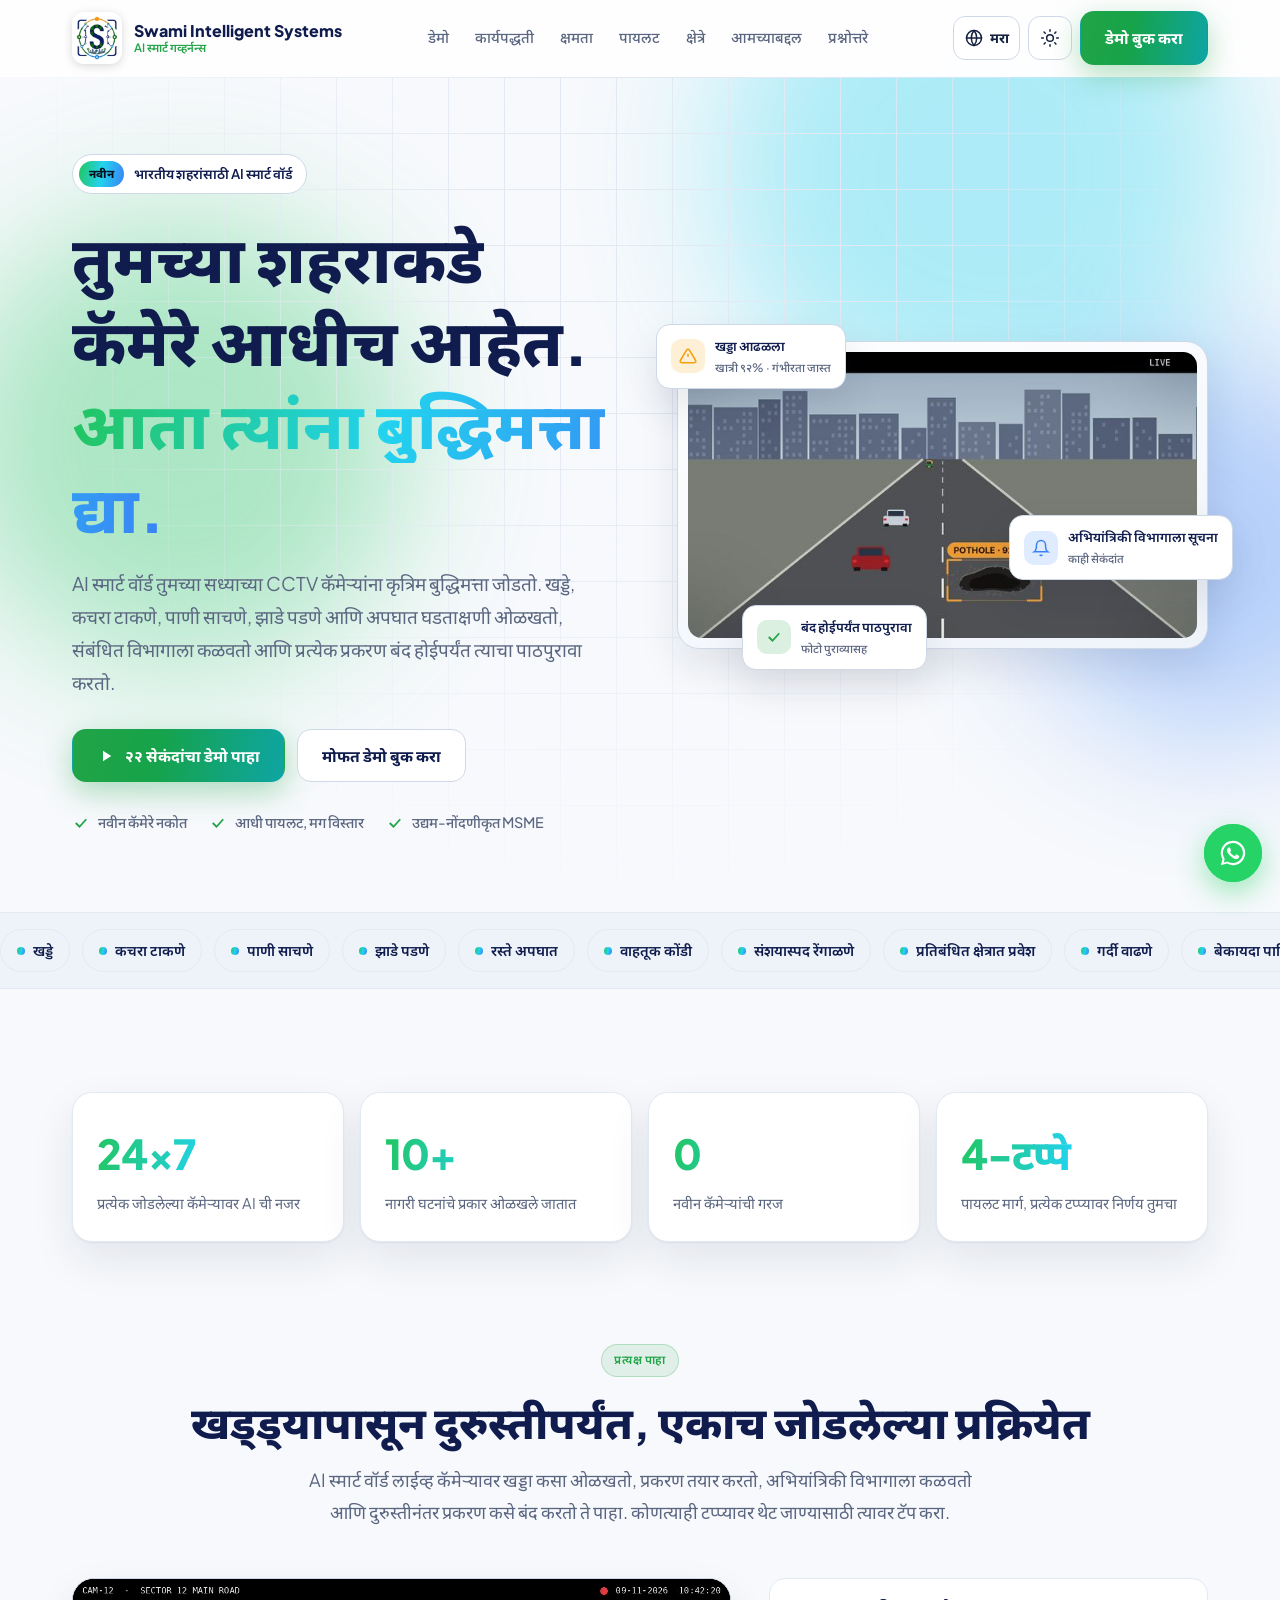
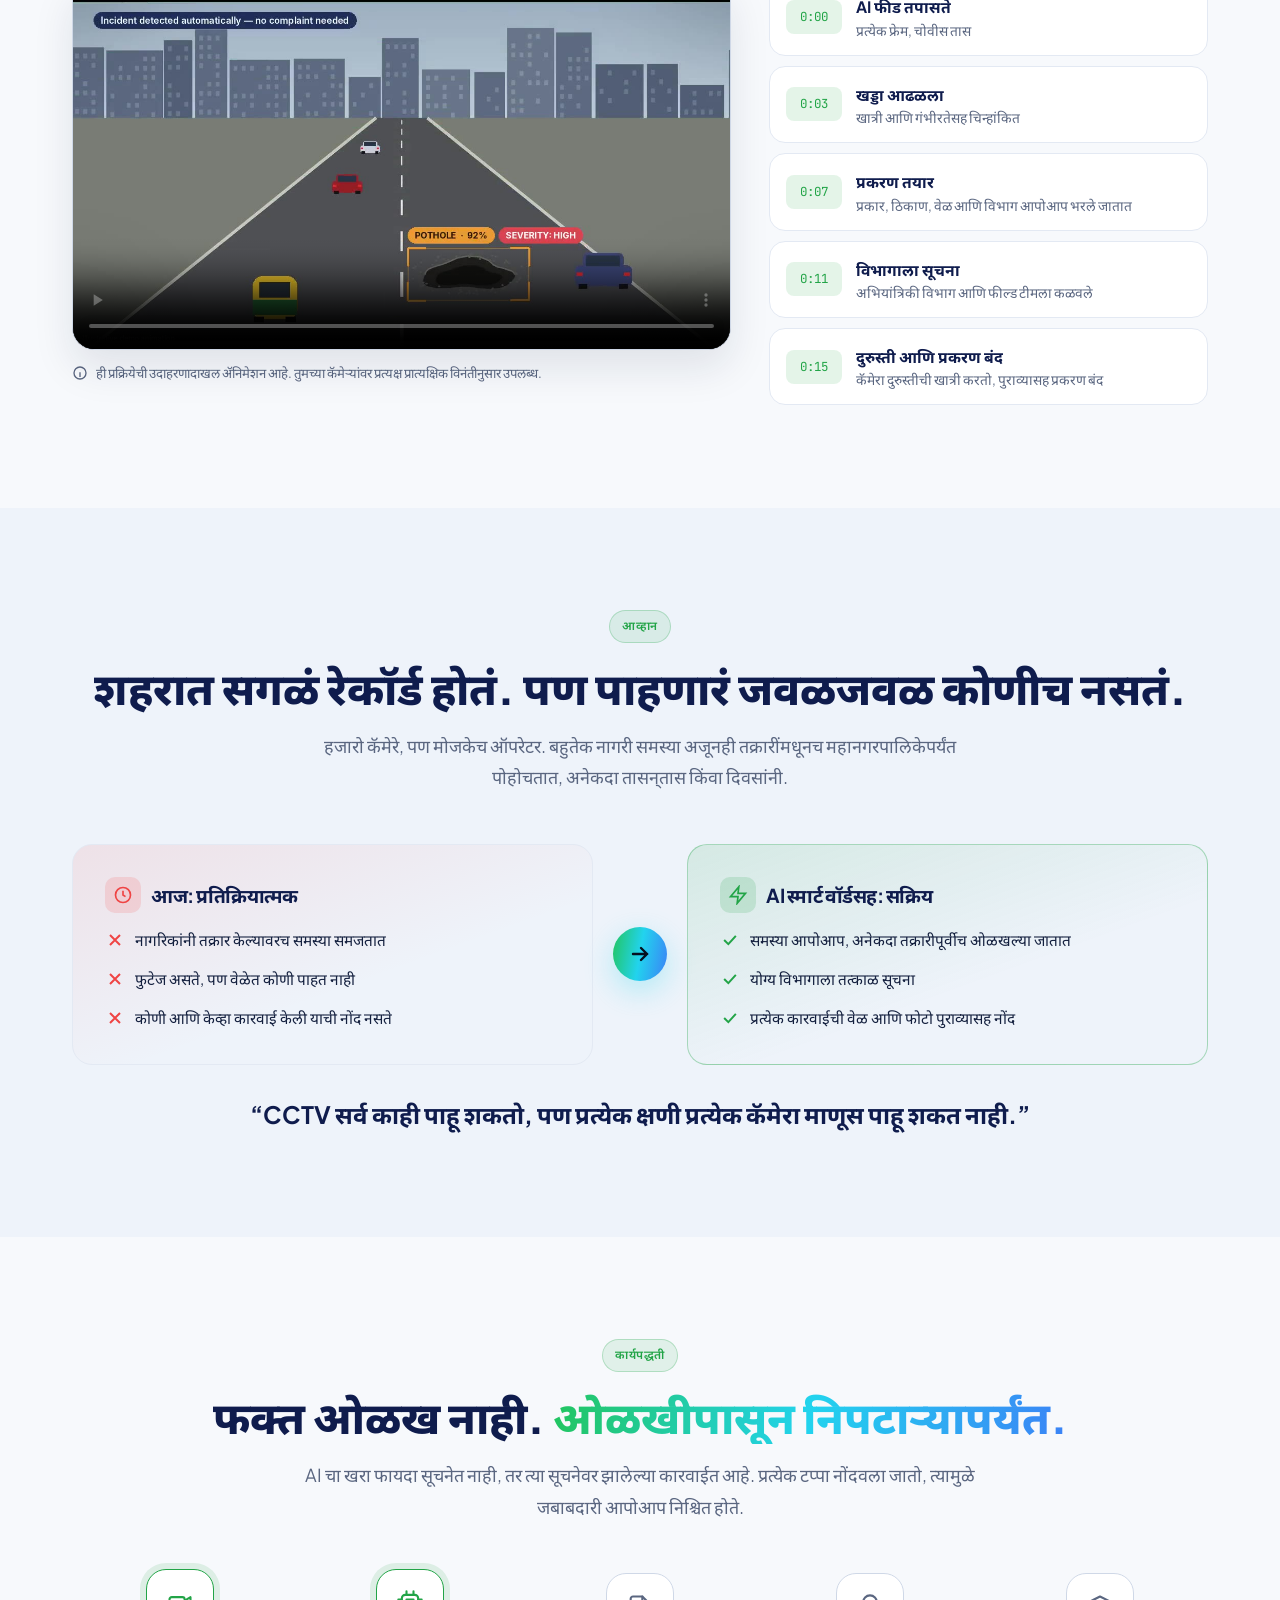
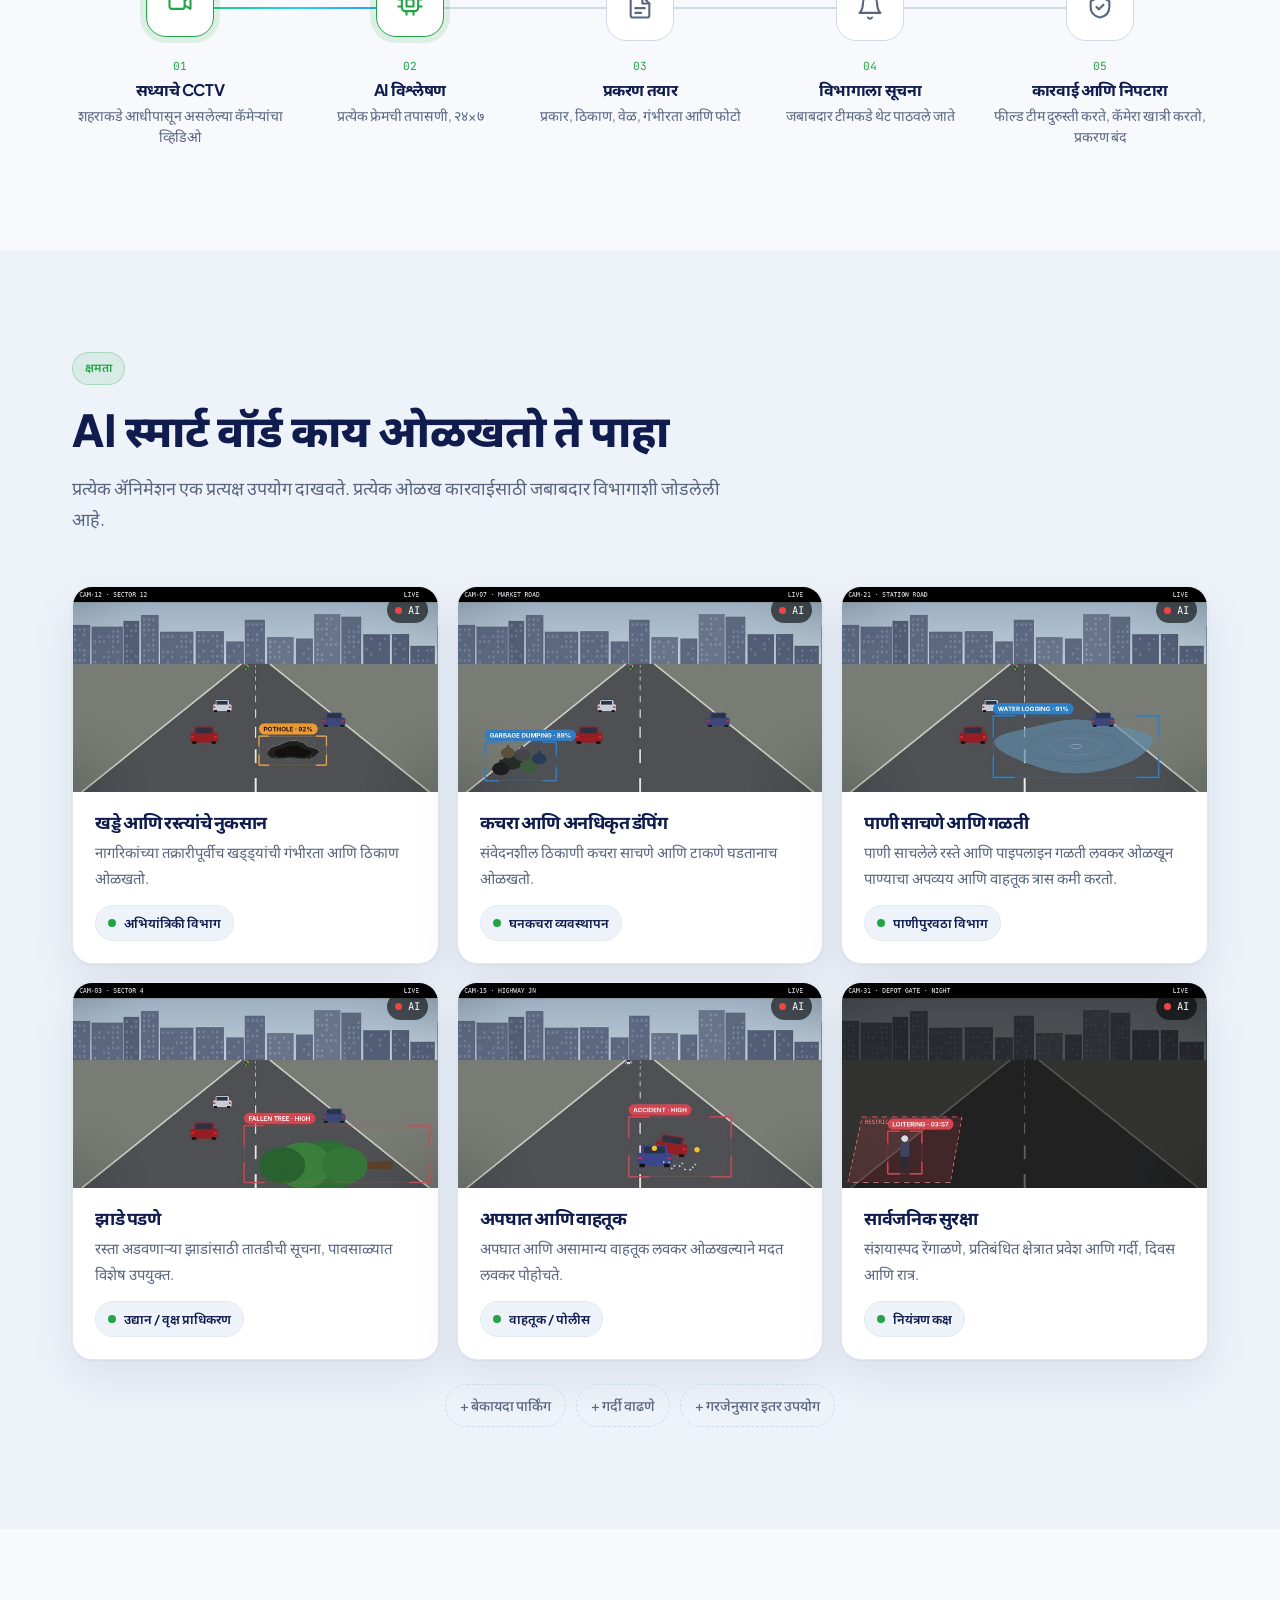
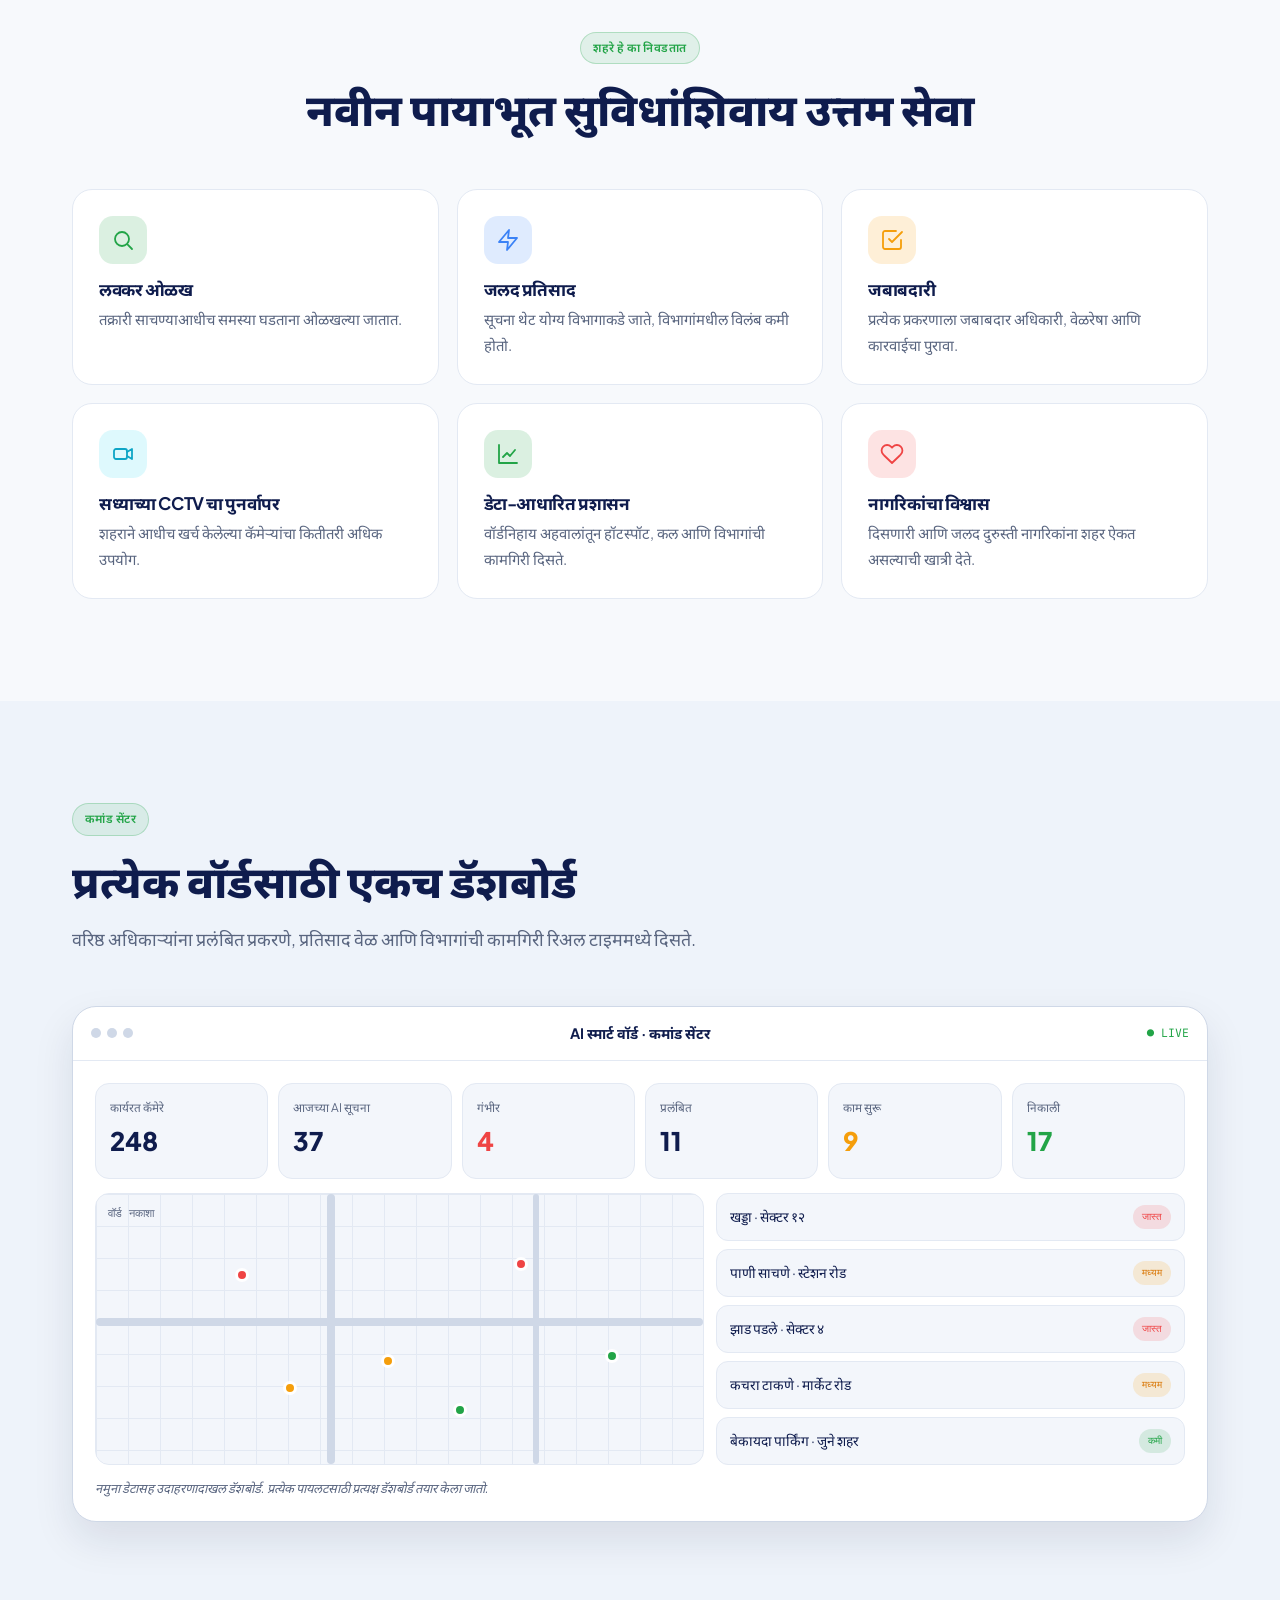
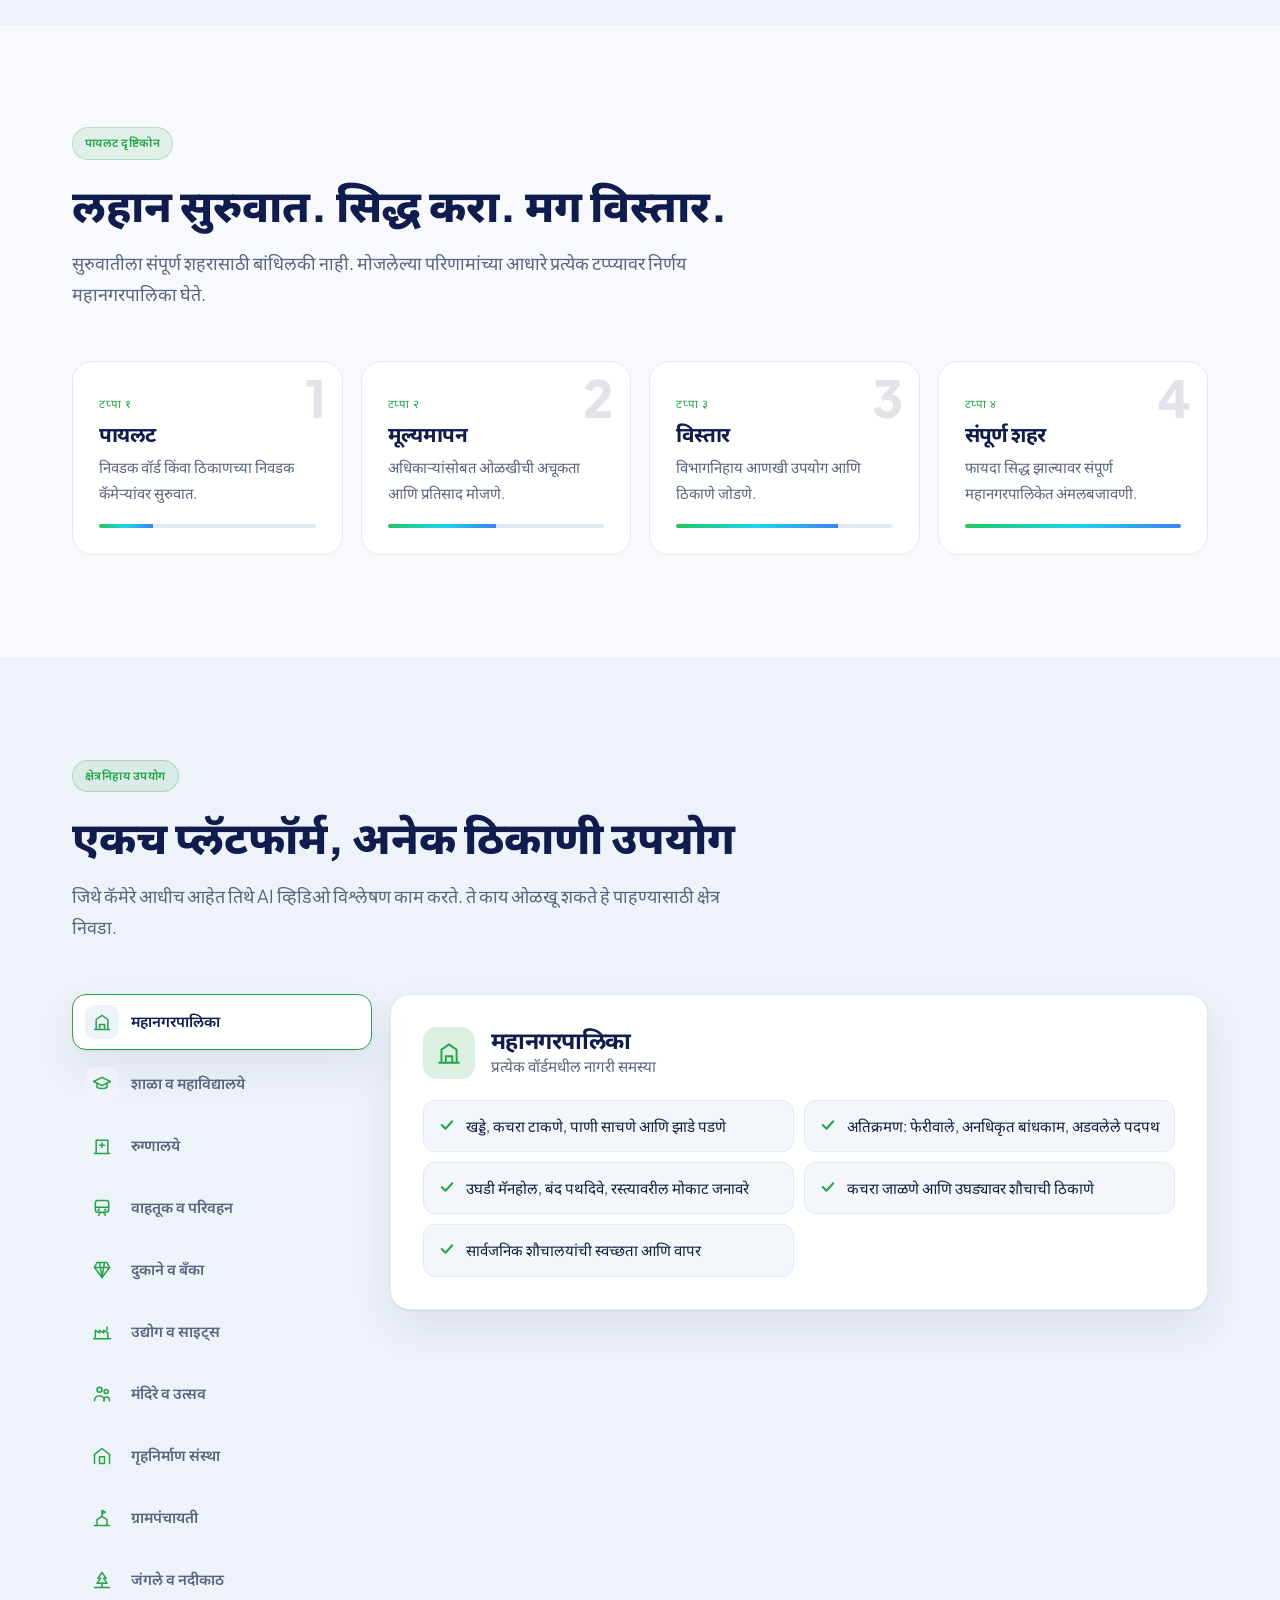
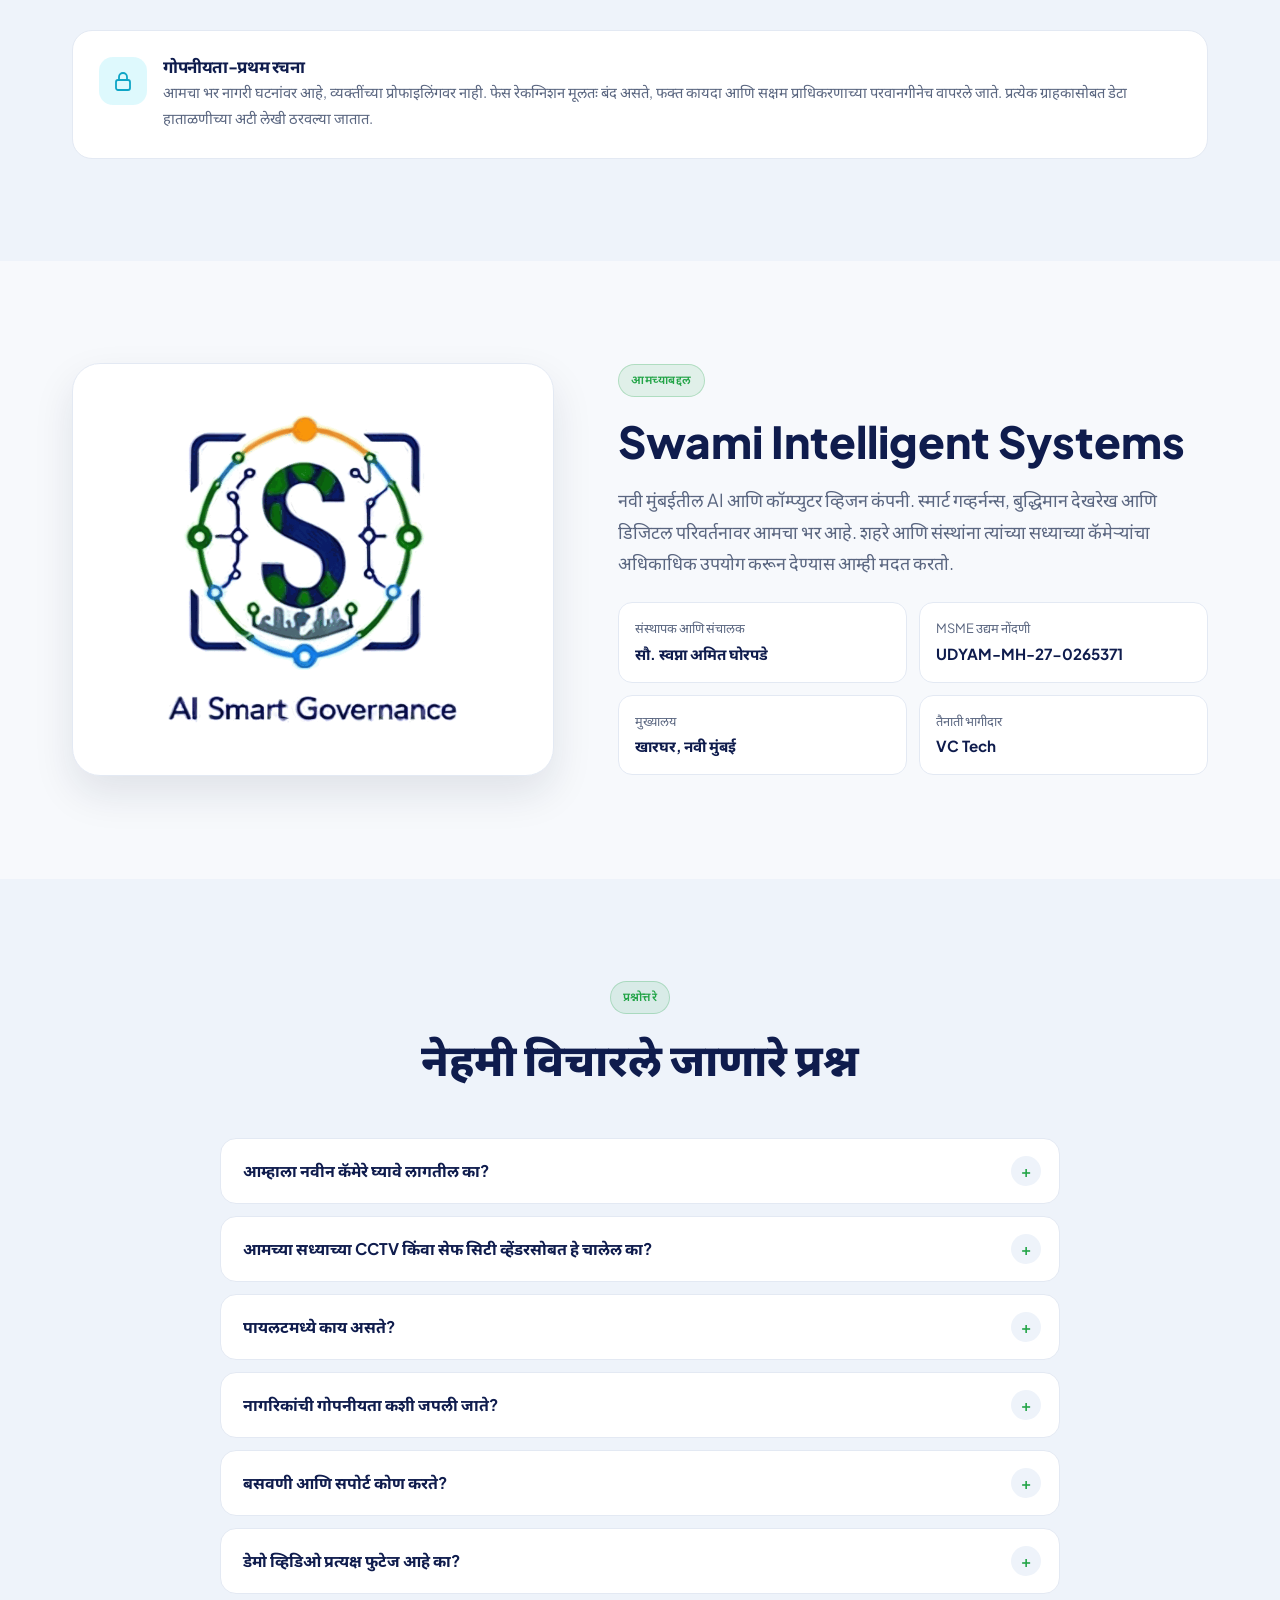
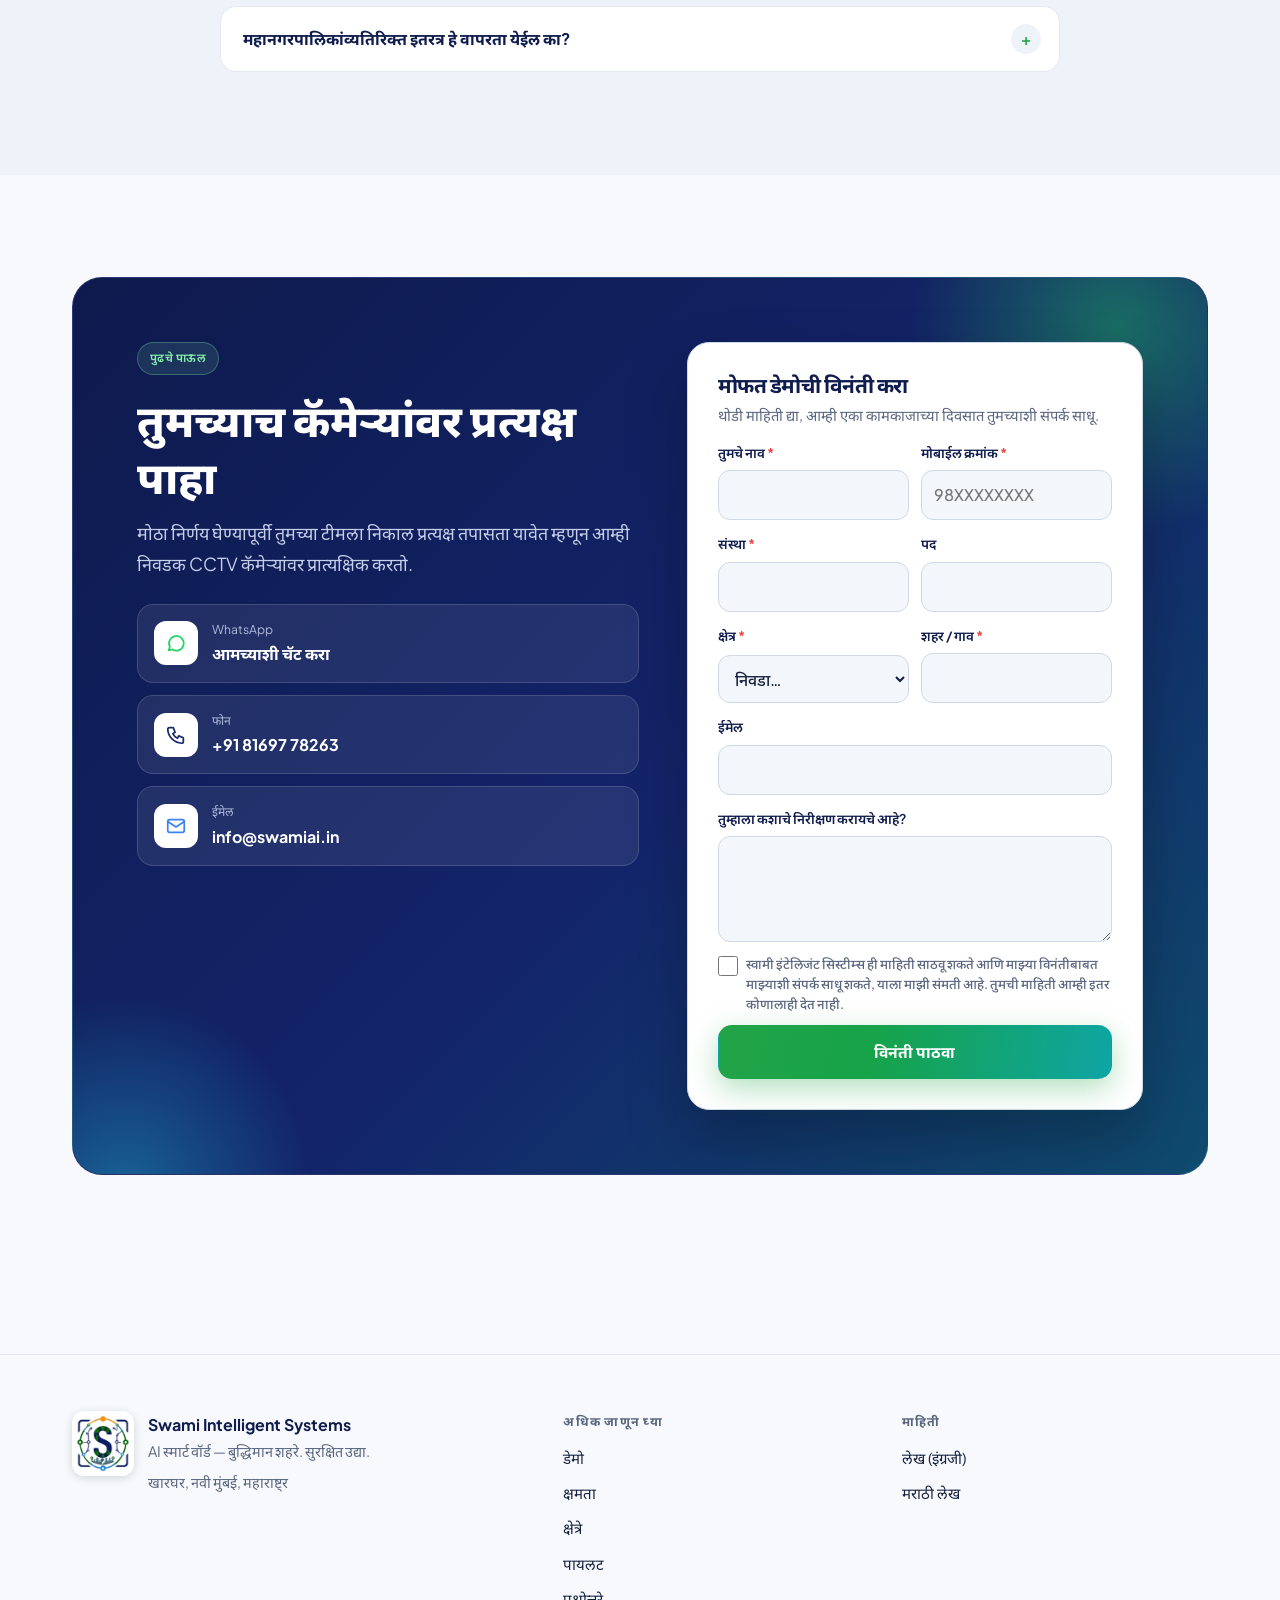
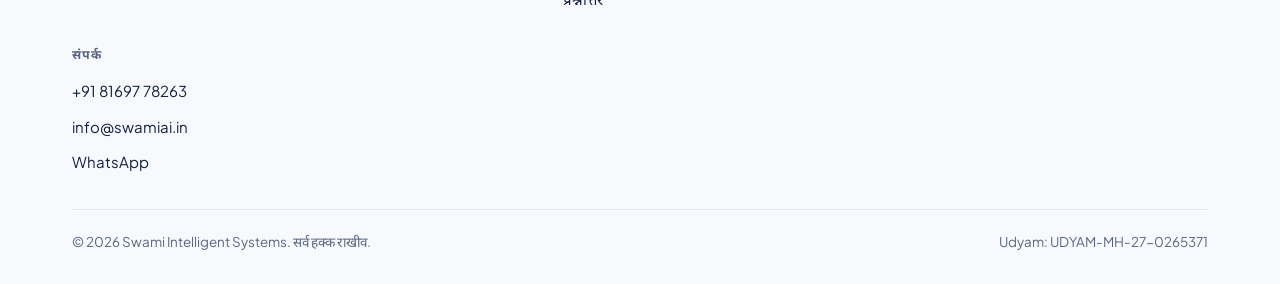
<file: mr/index.html>
<!DOCTYPE html>

<html data-theme="dark" lang="mr">
<head>
<!-- GENERATED by tools/build-languages.py from index.html + i18n.js. Do not edit by hand. -->

<meta charset="utf-8"/>
<script>
(function(){var d=document.documentElement;d.classList.add('js');var t;try{t=localStorage.getItem('swami-theme')}catch(e){}
if(!t){t=window.matchMedia&&matchMedia('(prefers-color-scheme: light)').matches?'light':'dark'}d.setAttribute('data-theme',t);})();
</script>
<meta content="width=device-width, initial-scale=1, viewport-fit=cover" name="viewport"/>
<title>स्मार्ट सिटीसाठी AI CCTV विश्लेषण | स्वामी इंटेलिजंट सिस्टिम्स</title>
<meta content="तुमच्या सध्याच्या CCTV कॅमेऱ्यांवर AI: खड्डे, कचरा टाकणे, पाणी साचणे, झाडे पडणे आणि अपघात ओळखतो आणि प्रत्येक प्रकरण बंद होईपर्यंत पाठपुरावा करतो. खारघर, नवी मुंबई." name="description"/>
<link href="https://swamiai.in/mr/" rel="canonical"/>
<link href="https://swamiai.in/" hreflang="en" rel="alternate"/>
<link href="https://swamiai.in/mr/" hreflang="mr" rel="alternate"/>
<link href="https://swamiai.in/hi/" hreflang="hi" rel="alternate"/>
<link href="https://swamiai.in/" hreflang="x-default" rel="alternate"/>
<meta content="index, follow, max-image-preview:large" name="robots"/>
<meta content="#070B1A" media="(prefers-color-scheme: dark)" name="theme-color"/>
<meta content="#F7F9FC" media="(prefers-color-scheme: light)" name="theme-color"/>
<meta content="Swami Intelligent Systems" property="og:site_name"/>
<meta content="mr_IN" property="og:locale"/>
<meta content="स्मार्ट सिटीसाठी AI CCTV विश्लेषण | स्वामी इंटेलिजंट सिस्टिम्स" property="og:title"/>
<meta content="CCTV कॅमेऱ्यांपासून नागरी बुद्धिमत्तेपर्यंत. शहरांकडे आधीच असलेल्या कॅमेऱ्यांवर स्मार्ट गव्हर्नन्ससाठी AI व्हिडिओ विश्लेषण." property="og:description"/>
<meta content="website" property="og:type"/>
<meta content="https://swamiai.in/mr/" property="og:url"/>
<meta content="https://swamiai.in/assets/og-image.jpg" property="og:image"/>
<meta content="summary_large_image" name="twitter:card"/>
<link href="../assets/favicon-64.png" rel="icon" type="image/png"/>
<link href="../assets/apple-touch-icon.png" rel="apple-touch-icon"/>
<link href="https://fonts.googleapis.com" rel="preconnect"/>
<link crossorigin="" href="https://fonts.gstatic.com" rel="preconnect"/>
<link href="https://fonts.googleapis.com/css2?family=Plus+Jakarta+Sans:wght@400;500;600;700;800&amp;family=JetBrains+Mono:wght@500&amp;family=Noto+Sans+Devanagari:wght@400;500;600;700;800&amp;display=swap" rel="stylesheet"/>
<script type="application/ld+json">
{"@context": "https://schema.org", "@type": "Organization", "@id": "https://swamiai.in/#org", "name": "Swami Intelligent Systems", "alternateName": "SWAMI AI", "url": "https://swamiai.in/", "logo": "https://swamiai.in/assets/logo-mark.png", "image": "https://swamiai.in/assets/og-image.jpg", "description": "AI and computer vision company from Navi Mumbai. AI Smart Ward adds video analytics to existing CCTV cameras for municipal corporations, schools, hospitals, transport, industry and public events.", "email": "info@swamiai.in", "telephone": "+91-81697-78263", "founder": {"@type": "Person", "name": "Swapna Amit Ghorpade"}, "identifier": {"@type": "PropertyValue", "propertyID": "Udyam Registration", "value": "UDYAM-MH-27-0265371"}, "address": {"@type": "PostalAddress", "addressLocality": "Kharghar, Navi Mumbai", "addressRegion": "Maharashtra", "postalCode": "410210", "addressCountry": "IN"}, "areaServed": {"@type": "State", "name": "Maharashtra"}, "knowsAbout": ["AI video analytics", "Computer vision", "CCTV analytics", "Smart city", "Smart governance", "Solid waste management monitoring", "Pothole detection"], "contactPoint": {"@type": "ContactPoint", "contactType": "sales", "telephone": "+91-81697-78263", "email": "info@swamiai.in", "availableLanguage": ["English", "Marathi", "Hindi"]}, "slogan": "AI Smart Ward — Intelligent Cities. Safer Tomorrow."}
</script>
<script id="ld-faq" type="application/ld+json">
{"@context": "https://schema.org", "@type": "FAQPage", "inLanguage": "mr", "mainEntity": [{"@type": "Question", "name": "आम्हाला नवीन कॅमेरे घ्यावे लागतील का?", "acceptedAnswer": {"@type": "Answer", "text": "नाही. AI स्मार्ट वॉर्ड तुमच्याकडील सध्याच्या CCTV कॅमेऱ्यांवरच काम करतो. तो सध्याच्या व्हिडिओ फीडवर AI चा स्तर आणि प्रकरण-व्यवस्थापन डॅशबोर्ड जोडतो."}}, {"@type": "Question", "name": "आमच्या सध्याच्या CCTV किंवा सेफ सिटी व्हेंडरसोबत हे चालेल का?", "acceptedAnswer": {"@type": "Answer", "text": "हो. रस्ते, पाणी, स्वच्छता आणि झाडे यांसारख्या नागरी उपयोगांवर भर देत, सध्याच्या यंत्रणांना पूरक म्हणून हे तयार केले आहे. एकत्रीकरणाचे तपशील पायलट नियोजनात ठरवले जातात."}}, {"@type": "Question", "name": "पायलटमध्ये काय असते?", "acceptedAnswer": {"@type": "Answer", "text": "तुमच्या टीमसोबत आम्ही काही निवडक कॅमेरे आणि उपयोग निवडतो, त्या फीडवर प्रणाली चालवतो आणि अचूकता व प्रतिसाद एकत्रित तपासतो. निकाल पाहिल्यानंतरच तुम्ही विस्ताराचा निर्णय घेता."}}, {"@type": "Question", "name": "नागरिकांची गोपनीयता कशी जपली जाते?", "acceptedAnswer": {"@type": "Answer", "text": "प्रणाली व्यक्तींना नव्हे तर नागरी घटनांना शोधते. फेस रेकग्निशन मूलतः बंद असते आणि फक्त कायदा, धोरण आणि सक्षम प्राधिकरणाच्या परवानगीनेच सुरू केले जाते."}}, {"@type": "Question", "name": "बसवणी आणि सपोर्ट कोण करते?", "acceptedAnswer": {"@type": "Answer", "text": "तैनाती आणि CCTV एकत्रीकरण आमचे तंत्रज्ञान तैनाती भागीदार VC Tech यांच्यासोबत केले जाते. AI सोल्यूशन आणि प्रकल्पाचे व्यवस्थापन स्वामी इंटेलिजंट सिस्टीम्स करते."}}, {"@type": "Question", "name": "डेमो व्हिडिओ प्रत्यक्ष फुटेज आहे का?", "acceptedAnswer": {"@type": "Answer", "text": "या पानावरील व्हिडिओ प्रक्रियेचे उदाहरणादाखल ॲनिमेशन आहे. तुमच्या कॅमेऱ्यांवर प्रत्यक्ष प्रात्यक्षिक आयोजित करण्यास आम्हाला आनंद होईल."}}, {"@type": "Question", "name": "महानगरपालिकांव्यतिरिक्त इतरत्र हे वापरता येईल का?", "acceptedAnswer": {"@type": "Answer", "text": "हो. हाच प्लॅटफॉर्म शाळा, रुग्णालये, परिवहन, दुकाने व बँका, उद्योग, मंदिरे व कार्यक्रम, गृहनिर्माण संस्था, ग्रामपंचायती आणि वनक्षेत्रांसाठी उपयुक्त आहे. प्रत्येक क्षेत्रात ते काय ओळखते ते वरील क्षेत्र विभागात पाहा."}}]}
</script>
<style>
/* ===== Tokens ===== */
:root{
  --green:#22A447; --green-2:#1F8A2E; --blue:#3B82F6; --cyan:#22D3EE; --orange:#F59E0B; --red:#EF4444; --navy:#1B2A6B;
  --grad:linear-gradient(100deg,#22C55E 0%,#22D3EE 50%,#3B82F6 100%);
  --radius:20px; --gutter:clamp(16px,4vw,32px);
  --font:"Plus Jakarta Sans","Noto Sans Devanagari",system-ui,-apple-system,"Segoe UI",sans-serif;
  --mono:"JetBrains Mono",ui-monospace,monospace;
}
[data-theme="dark"]{
  --bg:#070B1A; --bg-2:#0B1124; --surface:rgba(255,255,255,.04); --surface-2:rgba(255,255,255,.07); --solid:#0F1630;
  --line:rgba(255,255,255,.09); --line-2:rgba(255,255,255,.16);
  --text:#EDF1FA; --muted:#9AA6C3; --head:#FFFFFF; --header:rgba(7,11,26,.72);
  --shadow:0 20px 50px rgba(0,0,0,.45); --glow:0 0 0 1px rgba(255,255,255,.06),0 20px 60px rgba(34,211,238,.10);
  --chip:rgba(255,255,255,.06); --badge-bg:#FFFFFF; color-scheme:dark;
}
[data-theme="light"]{
  --bg:#F7F9FC; --bg-2:#EEF3FA; --surface:#FFFFFF; --surface-2:#F3F6FB; --solid:#FFFFFF;
  --line:#E3E9F3; --line-2:#CFD8E7;
  --text:#14203F; --muted:#5A6680; --head:#0F1C4D; --header:rgba(255,255,255,.82);
  --shadow:0 18px 40px rgba(20,32,63,.10); --glow:0 1px 2px rgba(20,32,63,.05),0 18px 44px rgba(20,32,63,.09);
  --chip:#EEF3FA; --badge-bg:#FFFFFF; color-scheme:light;
}
*{box-sizing:border-box;margin:0;padding:0}
html{scroll-behavior:smooth;scroll-padding-top:84px;-webkit-text-size-adjust:100%}
body{background:var(--bg);color:var(--text);font-family:var(--font);line-height:1.65;-webkit-font-smoothing:antialiased;overflow-x:clip;transition:background .3s,color .3s}
html[lang="mr"] body,html[lang="hi"] body{line-height:1.75}
a{color:inherit;text-decoration:none}
img,video{max-width:100%;display:block}
button{font:inherit;color:inherit}
:focus-visible{outline:3px solid var(--cyan);outline-offset:3px;border-radius:8px}
.skip{position:absolute;left:-9999px;top:8px;background:var(--green);color:#fff;padding:10px 16px;border-radius:8px;z-index:200}
.skip:focus{left:8px}
.wrap{max-width:1200px;margin:0 auto;padding:0 var(--gutter)}
h1,h2,h3{color:var(--head);line-height:1.15;letter-spacing:-.025em}
html[lang="mr"] h1,html[lang="mr"] h2,html[lang="hi"] h1,html[lang="hi"] h2{letter-spacing:0;line-height:1.3}
h2{font-size:clamp(1.7rem,1.1rem + 2.4vw,2.75rem);font-weight:800}
h3{font-weight:700}
.grad{background:var(--grad);-webkit-background-clip:text;background-clip:text;color:transparent}
.eyebrow{display:inline-flex;align-items:center;gap:8px;font-family:var(--mono);font-size:.74rem;letter-spacing:.14em;text-transform:uppercase;color:var(--green);background:rgba(34,164,71,.10);border:1px solid rgba(34,164,71,.25);padding:5px 12px;border-radius:30px}
html[lang="mr"] .eyebrow,html[lang="hi"] .eyebrow{font-family:var(--font);letter-spacing:.04em;font-weight:600}
.lead{color:var(--muted);font-size:clamp(1rem,.95rem + .3vw,1.12rem);max-width:680px}
section{padding:clamp(64px,8vw,110px) 0;position:relative}
.sec-head{margin-bottom:clamp(32px,4vw,56px)}
.sec-head h2{margin:16px 0 14px}
.center{text-align:center}.center .lead{margin-left:auto;margin-right:auto}
.alt{background:var(--bg-2)}

/* ===== Buttons ===== */
.btn{display:inline-flex;align-items:center;justify-content:center;gap:10px;min-height:50px;padding:12px 24px;border-radius:14px;font-weight:700;font-size:.98rem;border:1px solid transparent;cursor:pointer;transition:transform .15s,box-shadow .2s,background .2s,border-color .2s;text-align:center}
.btn:hover{transform:translateY(-2px)}
.btn svg{width:18px;height:18px;flex-shrink:0}
.btn-primary{background:linear-gradient(100deg,#22A447,#16A34A 40%,#0EA5A4);color:#fff;box-shadow:0 10px 30px rgba(34,164,71,.35)}
.btn-primary:hover{box-shadow:0 14px 36px rgba(34,164,71,.45)}
.btn-glass{background:var(--surface);border-color:var(--line-2);color:var(--head);backdrop-filter:blur(8px)}
.btn-glass:hover{border-color:var(--cyan)}

/* ===== Header ===== */
header{position:sticky;top:0;z-index:80;background:var(--header);backdrop-filter:saturate(1.6) blur(14px);-webkit-backdrop-filter:saturate(1.6) blur(14px);border-bottom:1px solid transparent;transition:border-color .2s}
header.scrolled{border-color:var(--line)}
.nav{display:flex;align-items:center;justify-content:space-between;gap:14px;height:76px}
.brand{display:flex;align-items:center;gap:12px;min-width:0}
.logo-badge{background:var(--badge-bg);border-radius:12px;padding:4px;display:grid;place-items:center;flex-shrink:0;box-shadow:0 2px 10px rgba(0,0,0,.15)}
.logo-badge img{width:42px;height:auto}
.brand-text{line-height:1.2;min-width:0}
.brand-text b{display:block;font-size:1rem;font-weight:800;color:var(--head);white-space:nowrap}
.brand-text span{display:block;font-size:.72rem;color:var(--green);font-weight:600;white-space:nowrap}
.links{display:flex;gap:2px}
.links a{padding:8px 12px;border-radius:10px;font-size:.92rem;font-weight:500;color:var(--muted);transition:color .15s,background .15s;white-space:nowrap}
.links a:hover{color:var(--head);background:var(--surface-2)}
.tools{display:flex;align-items:center;gap:8px}
.icon-btn{height:44px;min-width:44px;border-radius:12px;border:1px solid var(--line-2);background:var(--surface);display:inline-flex;align-items:center;justify-content:center;gap:6px;cursor:pointer;padding:0 10px;transition:border-color .2s}
.icon-btn:hover{border-color:var(--cyan)}
.icon-btn svg{width:20px;height:20px}
.sun{display:none}[data-theme="light"] .sun{display:block}[data-theme="light"] .moon{display:none}
.lang{position:relative}
.lang-btn{font-weight:700;font-size:.86rem}
.lang-menu{position:absolute;right:0;top:52px;min-width:170px;background:var(--solid);border:1px solid var(--line-2);border-radius:14px;padding:6px;box-shadow:var(--shadow);display:none;z-index:90}
.lang.open .lang-menu{display:block}
.lang-menu button{display:flex;justify-content:space-between;align-items:center;width:100%;padding:11px 12px;border-radius:10px;border:0;background:transparent;cursor:pointer;font-weight:600;text-align:left}
.lang-menu button:hover,.lang-menu button[aria-checked="true"]{background:var(--surface-2)}
.lang-menu button[aria-checked="true"]::after{content:"✓";color:var(--green)}
.menu-btn{display:none}
.burger,.burger::before,.burger::after{display:block;width:20px;height:2px;background:var(--head);border-radius:2px;position:relative;transition:transform .2s,background .2s}
.burger::before,.burger::after{content:"";position:absolute;left:0}.burger::before{top:-6px}.burger::after{top:6px}
.menu-btn[aria-expanded="true"] .burger{background:transparent}
.menu-btn[aria-expanded="true"] .burger::before{transform:translateY(6px) rotate(45deg)}
.menu-btn[aria-expanded="true"] .burger::after{transform:translateY(-6px) rotate(-45deg)}
.drawer{display:none}

/* ===== Hero ===== */
.hero{padding:clamp(36px,6vw,84px) 0 clamp(48px,6vw,80px);overflow:hidden;overflow:clip}
.aurora{position:absolute;inset:-20% -10% auto -10%;height:120%;pointer-events:none;filter:blur(70px);opacity:.55}
[data-theme="light"] .aurora{opacity:.35}
.aurora i{position:absolute;border-radius:50%;animation:float 16s ease-in-out infinite}
.aurora i:nth-child(1){width:520px;height:520px;left:55%;top:0;background:#22D3EE}
.aurora i:nth-child(2){width:460px;height:460px;left:5%;top:30%;background:#22C55E;animation-delay:-5s}
.aurora i:nth-child(3){width:380px;height:380px;left:75%;top:45%;background:#3B82F6;animation-delay:-9s}
@keyframes float{0%,100%{transform:translate(0,0)}50%{transform:translate(40px,-30px)}}
.gridbg{position:absolute;inset:0;background-image:linear-gradient(var(--line) 1px,transparent 1px),linear-gradient(90deg,var(--line) 1px,transparent 1px);background-size:56px 56px;mask-image:radial-gradient(ellipse at 50% 20%,#000 20%,transparent 70%);-webkit-mask-image:radial-gradient(ellipse at 50% 20%,#000 20%,transparent 70%);pointer-events:none}
.hero-grid{position:relative;display:grid;grid-template-columns:1.02fr 1fr;gap:clamp(36px,5vw,64px);align-items:center}
.pill{display:inline-flex;align-items:center;gap:10px;background:var(--surface);border:1px solid var(--line-2);border-radius:40px;padding:6px 14px 6px 6px;font-size:.84rem;font-weight:600;color:var(--head);backdrop-filter:blur(8px)}
.pill i{font-style:normal;background:var(--grad);color:#05101F;border-radius:20px;padding:3px 10px;font-size:.72rem;font-weight:800}
.hero h1{font-size:clamp(2.1rem,1.2rem + 4vw,4rem);font-weight:800;margin:22px 0 18px}
.hero .lead{font-size:clamp(1.02rem,.95rem + .4vw,1.18rem)}
.cta-row{display:flex;flex-wrap:wrap;gap:12px;margin-top:30px}
.trust{display:flex;flex-wrap:wrap;gap:10px 22px;margin-top:28px;font-size:.9rem;color:var(--muted);font-weight:500}
.trust span{display:inline-flex;align-items:center;gap:8px}
.trust svg{width:18px;height:18px;color:var(--green);flex-shrink:0}
.device{position:relative;border-radius:22px;padding:10px;background:linear-gradient(160deg,rgba(255,255,255,.14),rgba(255,255,255,.03));border:1px solid var(--line-2);box-shadow:var(--shadow)}
[data-theme="light"] .device{background:linear-gradient(160deg,#fff,#EEF3FA)}
.device video,.device img{border-radius:14px;width:100%;aspect-ratio:16/9;object-fit:cover;background:#0B1124}
.float{position:absolute;display:flex;align-items:center;gap:10px;background:var(--solid);border:1px solid var(--line-2);border-radius:14px;padding:10px 14px;font-size:.82rem;font-weight:600;color:var(--head);box-shadow:var(--shadow);animation:bob 5s ease-in-out infinite;white-space:nowrap}
.float small{display:block;color:var(--muted);font-weight:500;font-size:.72rem}
.float .dot{width:34px;height:34px;border-radius:10px;display:grid;place-items:center;flex-shrink:0}
.float .dot svg{width:18px;height:18px}
.f1{top:-18px;left:-22px}.f2{bottom:22%;right:-26px;animation-delay:-1.5s}.f3{bottom:-22px;left:12%;animation-delay:-3s}
@keyframes bob{0%,100%{transform:translateY(0)}50%{transform:translateY(-8px)}}
.d-orange{background:rgba(245,158,11,.16);color:var(--orange)}.d-blue{background:rgba(59,130,246,.16);color:var(--blue)}.d-green{background:rgba(34,164,71,.16);color:var(--green)}.d-red{background:rgba(239,68,68,.15);color:var(--red)}.d-cyan{background:rgba(34,211,238,.15);color:#0EA5C6}

/* ===== Marquee ===== */
.marquee{border-block:1px solid var(--line);overflow:hidden;padding:16px 0;background:var(--bg-2)}
.track{display:flex;gap:12px;width:max-content;animation:scroll 40s linear infinite}
.marquee:hover .track{animation-play-state:paused}
.track span{display:inline-flex;align-items:center;gap:8px;padding:8px 16px;border-radius:30px;background:var(--chip);border:1px solid var(--line);font-size:.9rem;font-weight:600;color:var(--head);white-space:nowrap}
.track span::before{content:"";width:8px;height:8px;border-radius:50%;background:var(--grad)}
@keyframes scroll{to{transform:translateX(-50%)}}

/* ===== Stats ===== */
.stats{display:grid;grid-template-columns:repeat(4,1fr);gap:16px}
.stat{background:var(--surface);border:1px solid var(--line);border-radius:var(--radius);padding:24px;box-shadow:var(--glow)}
.stat b{display:block;font-size:clamp(1.8rem,1.3rem + 1.6vw,2.6rem);font-weight:800;letter-spacing:-.03em}
.stat>span{color:var(--muted);font-size:.92rem}

/* ===== Demo video ===== */
.demo-grid{display:grid;grid-template-columns:1.5fr 1fr;gap:clamp(24px,3vw,40px);align-items:start}
.player{border-radius:22px;overflow:hidden;border:1px solid var(--line-2);box-shadow:var(--shadow);background:#000;position:relative}
.player video{width:100%;aspect-ratio:16/9;background:#000}
.chapters{display:grid;gap:10px;list-style:none}
.chapters button{width:100%;display:grid;grid-template-columns:56px 1fr;gap:14px;align-items:center;text-align:left;padding:14px 16px;border-radius:16px;border:1px solid var(--line);background:var(--surface);cursor:pointer;transition:border-color .2s,background .2s,transform .2s}
.chapters button:hover{border-color:var(--line-2);transform:translateX(3px)}
.chapters button.active{border-color:var(--green);background:rgba(34,164,71,.10)}
.chapters .ts{font-family:var(--mono);font-size:.78rem;color:var(--green);background:rgba(34,164,71,.12);border-radius:8px;padding:6px 0;text-align:center}
.chapters b{display:block;color:var(--head);font-size:.98rem}
.chapters small{color:var(--muted);font-size:.86rem;line-height:1.45;display:block}
.note{margin-top:12px;font-size:.82rem;color:var(--muted);display:flex;gap:8px;align-items:center}
.note svg{width:16px;height:16px;flex-shrink:0}

/* ===== Problem ===== */
.vs{display:grid;grid-template-columns:1fr auto 1fr;gap:20px;align-items:stretch}
.vs-card{border-radius:var(--radius);padding:clamp(22px,3vw,32px);border:1px solid var(--line)}
.vs-card h3{font-size:1.2rem;margin-bottom:14px;display:flex;align-items:center;gap:10px}
.vs-card ul{list-style:none;display:grid;gap:12px}
.vs-card li{display:flex;gap:10px;color:var(--text);font-size:.96rem}
.vs-card li svg{width:20px;height:20px;flex-shrink:0;margin-top:3px}
.bad{background:linear-gradient(160deg,rgba(239,68,68,.10),transparent 60%)}
.bad svg{color:var(--red)}
.good{background:linear-gradient(160deg,rgba(34,164,71,.12),transparent 60%);border-color:rgba(34,164,71,.35)}
.good svg{color:var(--green)}
.vs-arrow{display:grid;place-items:center}
.vs-arrow span{width:54px;height:54px;border-radius:50%;background:var(--grad);display:grid;place-items:center;color:#05101F;box-shadow:0 10px 30px rgba(34,211,238,.3)}
.vs-arrow svg{width:24px;height:24px}
.quote{margin-top:28px;text-align:center;font-size:clamp(1.15rem,1rem + .8vw,1.5rem);font-weight:700;color:var(--head)}

/* ===== How it works ===== */
.flow{display:grid;grid-template-columns:repeat(5,1fr);gap:14px;list-style:none;counter-reset:s;position:relative}
.flow::before{content:"";position:absolute;top:34px;left:10%;right:10%;height:2px;background:var(--line-2)}
.flow::after{content:"";position:absolute;top:34px;left:10%;height:2px;width:calc(80% * var(--p,0));background:var(--grad);transition:width .6s ease}
.flow li{text-align:center;counter-increment:s;position:relative;z-index:1}
.flow .ic{width:68px;height:68px;margin:0 auto 16px;border-radius:20px;background:var(--solid);border:1px solid var(--line-2);display:grid;place-items:center;transition:transform .3s,border-color .3s,box-shadow .3s;color:var(--muted)}
.flow .ic svg{width:28px;height:28px;fill:none;stroke:currentColor;stroke-width:1.8;stroke-linecap:round;stroke-linejoin:round}
.flow li.on .ic{border-color:var(--green);color:var(--green);box-shadow:0 0 0 6px rgba(34,164,71,.12);transform:translateY(-4px)}
.flow h3{font-size:1rem;margin-bottom:6px}
.flow p{font-size:.88rem;color:var(--muted);line-height:1.5}
.flow small{font-family:var(--mono);font-size:.7rem;color:var(--green);display:block;margin-bottom:4px}

/* ===== Capabilities (clips) ===== */
.bento{display:grid;grid-template-columns:repeat(3,1fr);gap:18px}
.cap{background:var(--surface);border:1px solid var(--line);border-radius:var(--radius);overflow:hidden;display:flex;flex-direction:column;transition:transform .25s,border-color .25s,box-shadow .25s;box-shadow:var(--glow)}
.cap:hover{transform:translateY(-4px);border-color:var(--line-2)}
.cap .media{position:relative;aspect-ratio:16/9;background:#0B1124}
.cap .media video,.cap .media img{width:100%;height:100%;object-fit:cover}
.cap .live{position:absolute;top:10px;right:10px;font-family:var(--mono);font-size:.66rem;background:rgba(0,0,0,.6);color:#fff;padding:4px 8px;border-radius:20px;display:flex;align-items:center;gap:6px}
.cap .live::before{content:"";width:7px;height:7px;border-radius:50%;background:#EF4444;animation:blink 1.4s infinite}
@keyframes blink{50%{opacity:.25}}
.cap .body{padding:20px 22px 22px;display:flex;flex-direction:column;flex:1}
.cap h3{font-size:1.12rem;margin-bottom:6px}
.cap p{color:var(--muted);font-size:.93rem;flex:1}
.dept{margin-top:14px;display:inline-flex;align-items:center;gap:8px;font-size:.8rem;font-weight:600;color:var(--head);background:var(--chip);border:1px solid var(--line);padding:6px 12px;border-radius:30px;align-self:flex-start}
.dept::before{content:"";width:8px;height:8px;border-radius:50%;background:var(--green)}
.more{margin-top:24px;display:flex;flex-wrap:wrap;gap:10px;justify-content:center}
.more span{padding:8px 14px;border-radius:30px;border:1px dashed var(--line-2);font-size:.88rem;color:var(--muted);font-weight:500}

/* ===== Benefits ===== */
.ben{display:grid;grid-template-columns:repeat(3,1fr);gap:18px}
.b{padding:26px;border-radius:var(--radius);background:var(--surface);border:1px solid var(--line)}
.b .i{width:48px;height:48px;border-radius:14px;display:grid;place-items:center;margin-bottom:16px}
.b .i svg{width:24px;height:24px;fill:none;stroke:currentColor;stroke-width:1.8;stroke-linecap:round;stroke-linejoin:round}
.b h3{font-size:1.08rem;margin-bottom:6px}
.b p{color:var(--muted);font-size:.93rem}

/* ===== Dashboard ===== */
.dash{border-radius:24px;border:1px solid var(--line-2);background:var(--solid);box-shadow:var(--shadow);overflow:hidden}
.dash-top{display:flex;align-items:center;justify-content:space-between;gap:10px;padding:14px 18px;border-bottom:1px solid var(--line)}
.dots{display:flex;gap:6px}.dots i{width:10px;height:10px;border-radius:50%;background:var(--line-2)}
.dash-top b{font-size:.9rem;color:var(--head)}
.dash-top span{font-family:var(--mono);font-size:.72rem;color:var(--green)}
.dash-in{padding:clamp(14px,2.5vw,22px)}
.kpis{display:grid;grid-template-columns:repeat(6,1fr);gap:10px;margin-bottom:14px}
.kpi{background:var(--surface-2);border:1px solid var(--line);border-radius:14px;padding:14px}
.kpi span{font-size:.74rem;color:var(--muted);display:block}
.kpi b{font-size:1.6rem;font-weight:800;color:var(--head)}
.dash-body{display:grid;grid-template-columns:1.3fr 1fr;gap:12px}
.map{border:1px solid var(--line);border-radius:14px;min-height:260px;position:relative;overflow:hidden;background-color:var(--surface-2);background-image:linear-gradient(var(--line) 1px,transparent 1px),linear-gradient(90deg,var(--line) 1px,transparent 1px);background-size:32px 32px}
.map .road{position:absolute;background:var(--line-2);border-radius:4px}
.pin{position:absolute;width:14px;height:14px;border-radius:50%;border:3px solid var(--solid);transform:translate(-50%,-50%)}
.pin::after{content:"";position:absolute;inset:-9px;border-radius:50%;border:2px solid currentColor;opacity:0;animation:ping 2.2s infinite}
.pin.h{background:var(--red);color:var(--red)}.pin.m{background:var(--orange);color:var(--orange)}.pin.l{background:var(--green);color:var(--green)}
@keyframes ping{0%{transform:scale(.6);opacity:.8}100%{transform:scale(1.6);opacity:0}}
.map-label{position:absolute;left:12px;top:10px;font-family:var(--mono);font-size:.68rem;color:var(--muted)}
.inc{display:grid;gap:8px;align-content:start}
.row{display:flex;align-items:center;justify-content:space-between;gap:10px;background:var(--surface-2);border:1px solid var(--line);border-radius:12px;padding:11px 13px;font-size:.86rem;color:var(--head)}
.tag{font-family:var(--mono);font-size:.64rem;padding:3px 9px;border-radius:20px;white-space:nowrap;flex-shrink:0;font-weight:500}
.tag.h{background:rgba(239,68,68,.15);color:var(--red)}.tag.m{background:rgba(245,158,11,.16);color:#D97706}.tag.l{background:rgba(34,164,71,.15);color:var(--green)}
[data-theme="dark"] .tag.m{color:#FBBF24}
.disclaimer{margin-top:12px;font-size:.8rem;color:var(--muted);font-style:italic}

/* ===== Pilot ===== */
.road-map{display:grid;grid-template-columns:repeat(4,1fr);gap:18px}
.ph{position:relative;padding:26px;border-radius:var(--radius);background:var(--surface);border:1px solid var(--line);overflow:hidden}
.ph .n{font-size:3.2rem;font-weight:800;line-height:1;opacity:.12;position:absolute;right:16px;top:10px;color:var(--head)}
.ph small{font-family:var(--mono);font-size:.72rem;color:var(--green);letter-spacing:.08em}
html[lang="mr"] .ph small,html[lang="hi"] .ph small{font-family:var(--font)}
.ph h3{font-size:1.3rem;margin:6px 0 8px}
.ph p{color:var(--muted);font-size:.93rem}
.ph .bar{height:4px;border-radius:4px;background:var(--line);margin-top:18px;overflow:hidden}
.ph .bar i{display:block;height:100%;background:var(--grad)}

/* ===== Sectors & trust ===== */
.two{display:grid;grid-template-columns:1fr 1fr;gap:18px}
.sec-card{padding:26px;border-radius:var(--radius);background:var(--surface);border:1px solid var(--line);display:flex;gap:16px;align-items:flex-start}
.sec-card .i{width:48px;height:48px;border-radius:14px;display:grid;place-items:center;flex-shrink:0}
.sec-card .i svg{width:24px;height:24px;fill:none;stroke:currentColor;stroke-width:1.8;stroke-linecap:round;stroke-linejoin:round}
.sec-card h3{font-size:1.06rem;margin-bottom:4px}
.sec-card p{color:var(--muted);font-size:.92rem}


/* ===== Sector tabs ===== */
.sectors{display:grid;grid-template-columns:300px 1fr;gap:18px;align-items:start}
.stabs{display:flex;flex-direction:column;gap:6px;position:sticky;top:96px}
.stabs button{display:flex;align-items:center;gap:12px;text-align:left;padding:10px 12px;min-height:50px;border-radius:14px;border:1px solid transparent;background:transparent;cursor:pointer;font-weight:600;font-size:.94rem;color:var(--muted);transition:background .2s,color .2s,border-color .2s}
.stabs button:hover{background:var(--surface);color:var(--head)}
.stabs button[aria-selected="true"]{background:var(--surface);border-color:var(--green);color:var(--head);box-shadow:var(--glow)}
.stabs .ti{width:34px;height:34px;border-radius:10px;display:grid;place-items:center;background:var(--chip);flex-shrink:0;color:var(--green)}
.stabs svg,.sp-head svg{width:20px;height:20px;fill:none;stroke:currentColor;stroke-width:1.8;stroke-linecap:round;stroke-linejoin:round}
.sp{background:var(--surface);border:1px solid var(--line);border-radius:var(--radius);padding:clamp(20px,3vw,32px);box-shadow:var(--glow);animation:fadeUp .35s ease}
@keyframes fadeUp{from{opacity:0;transform:translateY(8px)}to{opacity:1;transform:none}}
.sp-head{display:flex;gap:16px;align-items:center;margin-bottom:20px}
.sp-head .i{width:52px;height:52px;border-radius:14px;display:grid;place-items:center;flex-shrink:0}
.sp-head .i svg{width:26px;height:26px}
.sp-head h3{font-size:clamp(1.15rem,1rem + .6vw,1.45rem)}
.sp-head p{color:var(--muted);font-size:.95rem}
.uc{list-style:none;display:grid;grid-template-columns:1fr 1fr;gap:10px}
.uc li{display:flex;gap:10px;align-items:flex-start;padding:12px 14px;border-radius:12px;background:var(--surface-2);border:1px solid var(--line);font-size:.94rem;color:var(--text)}
.uc .ck{width:18px;height:18px;flex-shrink:0;margin-top:3px;fill:none;stroke:var(--green);stroke-width:2.6;stroke-linecap:round;stroke-linejoin:round}
@media (max-width:1060px){
  .sectors{grid-template-columns:1fr}
  .stabs{flex-direction:row;overflow-x:auto;position:static;padding-bottom:6px;scroll-snap-type:x mandatory;-webkit-overflow-scrolling:touch;scrollbar-width:thin}
  .stabs button{flex-shrink:0;scroll-snap-align:start;white-space:nowrap;border-color:var(--line);background:var(--surface)}
}
@media (max-width:640px){.uc{grid-template-columns:1fr}.stabs .ti{width:28px;height:28px}.stabs button{min-height:46px;padding:8px 12px}}
@media (prefers-reduced-motion:reduce){.sp{animation:none}}

/* ===== About ===== */
.about{display:grid;grid-template-columns:.9fr 1.1fr;gap:clamp(28px,5vw,64px);align-items:center}
.about-logo{background:#fff;border-radius:28px;padding:clamp(24px,4vw,48px);box-shadow:var(--shadow);display:grid;place-items:center;border:1px solid var(--line)}
.about-logo img{width:min(100%,300px)}
.facts{margin-top:24px;display:grid;grid-template-columns:1fr 1fr;gap:12px}
.fact{padding:14px 16px;border-radius:14px;background:var(--surface);border:1px solid var(--line)}
.fact span{display:block;color:var(--muted);font-size:.8rem}
.fact b{color:var(--head);font-weight:700;font-size:.95rem;word-break:break-word}

/* ===== FAQ ===== */
.faq{max-width:840px;margin:0 auto;display:grid;gap:12px}
.faq details{background:var(--surface);border:1px solid var(--line);border-radius:16px;transition:border-color .2s}
.faq details[open]{border-color:var(--line-2)}
.faq summary{list-style:none;cursor:pointer;padding:18px 60px 18px 22px;font-weight:700;color:var(--head);position:relative;min-height:56px;display:flex;align-items:center}
.faq summary::-webkit-details-marker{display:none}
.faq summary::after{content:"+";position:absolute;right:18px;top:50%;transform:translateY(-50%);width:30px;height:30px;border-radius:50%;background:var(--chip);display:grid;place-items:center;color:var(--green);font-weight:600;transition:transform .2s}
.faq details[open] summary::after{transform:translateY(-50%) rotate(45deg)}
.faq details p{padding:0 22px 20px;color:var(--muted)}

/* ===== Contact ===== */
.cta{position:relative;border-radius:30px;padding:clamp(28px,5vw,64px);overflow:hidden;overflow:clip;display:grid;grid-template-columns:1.1fr 1fr;gap:clamp(28px,4vw,48px);align-items:center;background:linear-gradient(135deg,#0E1A4D,#13246A 55%,#0F4C6E);color:#fff;border:1px solid rgba(255,255,255,.1)}
.cta::before{content:"";position:absolute;width:420px;height:420px;border-radius:50%;right:-120px;top:-160px;background:radial-gradient(rgba(34,197,94,.45),transparent 70%)}
.cta::after{content:"";position:absolute;width:380px;height:380px;border-radius:50%;left:-140px;bottom:-200px;background:radial-gradient(rgba(34,211,238,.35),transparent 70%)}
.cta>*{position:relative;z-index:1}
.cta h2{color:#fff;margin:16px 0 12px}
.cta .lead{color:#C4CFEA}
.cta .eyebrow{color:#86EFAC;background:rgba(134,239,172,.12);border-color:rgba(134,239,172,.3)}
.contact{display:grid;gap:12px}
.contact a{display:flex;align-items:center;gap:14px;background:rgba(255,255,255,.08);border:1px solid rgba(255,255,255,.14);border-radius:16px;padding:14px 16px;min-height:68px;transition:background .2s,border-color .2s,transform .2s}
.contact a:hover{background:rgba(255,255,255,.14);border-color:rgba(255,255,255,.3);transform:translateX(4px)}
.contact .i{width:44px;height:44px;border-radius:12px;background:#fff;display:grid;place-items:center;flex-shrink:0}
.contact .i svg{width:22px;height:22px;fill:none;stroke:currentColor;stroke-width:1.9;stroke-linecap:round;stroke-linejoin:round}
.contact small{display:block;color:#AFBCDB;font-size:.76rem}
.contact strong{font-weight:700;word-break:break-word}


/* ===== Lead form ===== */
.cta{align-items:start}
.lead-form{background:var(--solid);color:var(--text);border-radius:22px;padding:clamp(20px,3vw,30px);border:1px solid var(--line-2);box-shadow:0 30px 60px rgba(0,0,0,.25);display:grid;gap:12px}
.lead-form h3{font-size:1.3rem;color:var(--head)}
.fm-sub{color:var(--muted);font-size:.92rem;margin-top:-6px}
.fg{display:grid;gap:12px}.fg.two-col{grid-template-columns:1fr 1fr}
.lead-form label{display:grid;gap:6px;font-size:.84rem;font-weight:600;color:var(--head)}
.lead-form label b{color:var(--red);font-weight:700;display:inline}
.lead-form .lt{display:block}
.fm-ok[hidden]{display:none}
.lead-form input,.lead-form select,.lead-form textarea{width:100%;min-height:46px;padding:10px 12px;border-radius:12px;border:1px solid var(--line-2);background:var(--surface-2);color:var(--text);font:inherit;font-size:16px;font-weight:500;transition:border-color .2s,box-shadow .2s}
.lead-form textarea{resize:vertical;min-height:84px}
.lead-form input:focus,.lead-form select:focus,.lead-form textarea:focus{outline:none;border-color:var(--green);box-shadow:0 0 0 4px rgba(34,164,71,.15)}
.lead-form .bad{border-color:var(--red)!important}
.hp{position:absolute;left:-9999px;width:1px;height:1px;overflow:hidden}
.consent{grid-template-columns:22px 1fr!important;align-items:start;font-weight:500!important;color:var(--muted)!important;font-size:.82rem!important;line-height:1.5}
.consent input{width:20px;min-height:20px;height:20px;margin-top:2px;accent-color:var(--green)}
.fm-err{color:var(--red);font-size:.88rem;font-weight:600}
.fm-btn{width:100%}
.fm-btn[disabled]{opacity:.7;cursor:wait;transform:none}
.fm-ok{text-align:center;display:grid;gap:10px;justify-items:center;padding:12px 0}
.fm-ok .ok-ic{width:60px;height:60px;border-radius:50%;background:rgba(34,164,71,.15);color:var(--green);display:grid;place-items:center}
.fm-ok .ok-ic svg{width:30px;height:30px}
.fm-ok p{color:var(--muted)}
.btn-wa{background:#25D366;color:#fff;width:100%}
.lead-form.done>*:not(.fm-ok){display:none}
@media (max-width:640px){.fg.two-col{grid-template-columns:1fr}}

/* ===== Footer ===== */
footer{padding:56px 0 30px;border-top:1px solid var(--line);margin-top:clamp(48px,6vw,80px)}
.foot{display:grid;grid-template-columns:1.5fr 1fr 1fr;gap:32px}
.foot-brand{display:flex;gap:14px;align-items:flex-start}
.foot-brand .logo-badge img{width:54px}
.foot h4{font-size:.78rem;letter-spacing:.1em;text-transform:uppercase;color:var(--muted);margin-bottom:12px}
.foot ul{list-style:none;display:grid;gap:9px;font-size:.94rem}
.foot ul a:hover{color:var(--green)}
.foot p{color:var(--muted);font-size:.9rem}
.copy{margin-top:34px;padding-top:20px;border-top:1px solid var(--line);display:flex;flex-wrap:wrap;justify-content:space-between;gap:8px;font-size:.84rem;color:var(--muted)}

/* ===== Floating ===== */
.wa{position:fixed;right:max(18px,env(safe-area-inset-right));bottom:max(18px,env(safe-area-inset-bottom));z-index:70;width:58px;height:58px;border-radius:50%;background:#25D366;color:#fff;display:grid;place-items:center;box-shadow:0 10px 28px rgba(37,211,102,.45);transition:transform .2s}
.wa:hover{transform:scale(1.07)}
.wa svg{width:30px;height:30px}
.wa::before{content:"";position:absolute;inset:0;border-radius:50%;border:2px solid #25D366;animation:ping 2.4s infinite}
.top-btn{position:fixed;right:max(24px,env(safe-area-inset-right));bottom:calc(max(18px,env(safe-area-inset-bottom)) + 72px);z-index:70;width:46px;height:46px;border-radius:50%;background:var(--solid);border:1px solid var(--line-2);display:grid;place-items:center;opacity:0;pointer-events:none;transition:opacity .2s;box-shadow:var(--shadow);cursor:pointer}
.top-btn.show{opacity:1;pointer-events:auto}
.top-btn svg{width:20px;height:20px}

/* ===== Reveal ===== */
.js .reveal{opacity:0;transform:translateY(18px);transition:opacity .7s ease,transform .7s ease}
.js .reveal.in{opacity:1;transform:none}
@media (prefers-reduced-motion:reduce){
  html{scroll-behavior:auto}
  .js .reveal{opacity:1;transform:none;transition:none}
  .aurora i,.float,.track,.pin::after,.wa::before,.cap .live::before{animation:none}
}

/* ===== Responsive ===== */
@media (max-width:1180px){.links a{padding:8px 8px;font-size:.88rem}}
@media (max-width:1060px){
  .links{display:none}
  .menu-btn{display:inline-flex}
  .tools .btn{display:none}
  .drawer{display:block;position:fixed;inset:76px 0 0 0;background:var(--bg);z-index:75;padding:12px var(--gutter) calc(28px + env(safe-area-inset-bottom));overflow-y:auto;transform:translateX(100%);visibility:hidden;transition:transform .28s ease,visibility .28s}
  .drawer.open{transform:none;visibility:visible}
  .drawer a.nl{display:flex;justify-content:space-between;align-items:center;min-height:58px;border-bottom:1px solid var(--line);font-size:1.1rem;font-weight:600;color:var(--head)}
  .drawer a.nl::after{content:"→";color:var(--green)}
  .drawer .btn{width:100%;margin-top:22px}
  .hero-grid,.demo-grid,.about,.cta{grid-template-columns:1fr}
  .hero-visual{max-width:620px;width:100%;margin:0 auto}
  .bento,.ben{grid-template-columns:repeat(2,1fr)}
  .flow{grid-template-columns:repeat(5,minmax(0,1fr))}
  .road-map{grid-template-columns:repeat(2,1fr)}
  .kpis{grid-template-columns:repeat(3,1fr)}
  .dash-body{grid-template-columns:1fr}
  .stats{grid-template-columns:repeat(2,1fr)}
  .foot{grid-template-columns:1fr 1fr}.foot>div:first-child{grid-column:1/-1}
  .about-logo{max-width:420px;width:100%;margin:0 auto}
}
@media (max-width:760px){
  .flow{grid-template-columns:1fr;gap:0}
  .flow::before,.flow::after{display:none}
  .flow li{display:grid;grid-template-columns:60px 1fr;column-gap:16px;text-align:left;padding-bottom:22px;position:relative}
  .flow li::before{content:"";position:absolute;left:29px;top:64px;bottom:2px;width:2px;background:var(--line-2)}
  .flow li:last-child::before{display:none}
  .flow .ic{width:60px;height:60px;margin:0;grid-row:1/4;border-radius:18px}
  .flow small{margin-top:6px}
  .vs{grid-template-columns:1fr}
  .vs-arrow span{transform:rotate(90deg)}
  .two{grid-template-columns:1fr}
}
@media (max-width:640px){
  .nav{height:68px}.drawer{inset:68px 0 0 0}
  html{scroll-padding-top:76px}
  .logo-badge img{width:36px}
  .brand-text b{font-size:.92rem}
  .cta-row .btn{flex:1 1 100%}
  .bento,.ben,.road-map,.facts{grid-template-columns:1fr}
  .kpis{grid-template-columns:repeat(2,1fr)}.kpi b{font-size:1.35rem}
  .float{font-size:.74rem;padding:8px 10px}.float .dot{width:28px;height:28px}
  .f1{left:-6px;top:-16px}.f2{right:-6px}.f3{left:6%;bottom:-18px}
  .wa{width:54px;height:54px}
  .foot{grid-template-columns:1fr}
}
@media (max-width:400px){
  .brand-text span{display:none}
  .brand-text b{font-size:.84rem;white-space:normal;line-height:1.15}
  .brand{gap:8px}
  .lang-btn .lbl{display:none}
  .icon-btn{min-width:42px;padding:0 8px}
  .tools{gap:6px}
  .f2{display:none}
  .stats{grid-template-columns:1fr}
}
@media (min-width:1600px){.wrap{max-width:1300px}}
</style>
</head>
<body>
<a class="skip" data-i18n="skip" href="#main">मुख्य मजकुराकडे जा</a>
<header id="top">
<div class="wrap nav">
<a aria-label="Swami Intelligent Systems" class="brand" href="#top">
<span class="logo-badge"><img alt="Swami Intelligent Systems logo" height="44" src="../assets/logo-mark.png" width="42"/></span>
<span class="brand-text"><b>Swami Intelligent Systems</b><span data-i18n="tagline">AI स्मार्ट गव्हर्नन्स</span></span>
</a>
<nav aria-label="Main" class="links">
<a data-i18n="nav.demo" href="#demo">डेमो</a>
<a data-i18n="nav.how" href="#how">कार्यपद्धती</a>
<a data-i18n="nav.cap" href="#capabilities">क्षमता</a>
<a data-i18n="nav.pilot" href="#pilot">पायलट</a>
<a data-i18n="nav.sec" href="#sectors">क्षेत्रे</a>
<a data-i18n="nav.about" href="#about">आमच्याबद्दल</a>
<a data-i18n="nav.faq" href="#faq">प्रश्नोत्तरे</a>
</nav>
<div class="tools">
<div class="lang" id="lang">
<button aria-expanded="false" aria-haspopup="true" aria-label="Change language" class="icon-btn lang-btn" id="langBtn">
<svg fill="none" stroke="currentColor" stroke-linecap="round" stroke-width="1.8" viewbox="0 0 24 24"><circle cx="12" cy="12" r="9"></circle><path d="M3 12h18M12 3a14 14 0 0 1 0 18M12 3a14 14 0 0 0 0 18"></path></svg>
<span class="lbl" id="langLbl">EN</span>
</button>
<div class="lang-menu" role="menu">
<button aria-checked="true" data-lang="en" role="menuitemradio">English</button>
<button aria-checked="false" data-lang="mr" role="menuitemradio">मराठी</button>
<button aria-checked="false" data-lang="hi" role="menuitemradio">हिंदी</button>
</div>
</div>
<button aria-label="Switch dark or light mode" class="icon-btn" id="themeBtn">
<svg class="moon" fill="none" stroke="currentColor" stroke-linecap="round" stroke-linejoin="round" stroke-width="1.8" viewbox="0 0 24 24"><path d="M21 12.8A9 9 0 1 1 11.2 3a7 7 0 0 0 9.8 9.8z"></path></svg>
<svg class="sun" fill="none" stroke="currentColor" stroke-linecap="round" stroke-width="1.8" viewbox="0 0 24 24"><circle cx="12" cy="12" r="4"></circle><path d="M12 2v2M12 20v2M4.9 4.9l1.4 1.4M17.7 17.7l1.4 1.4M2 12h2M20 12h2M4.9 19.1l1.4-1.4M17.7 6.3l1.4-1.4"></path></svg>
</button>
<a class="btn btn-primary" data-i18n="cta.book" href="#contact">डेमो बुक करा</a>
<button aria-controls="drawer" aria-expanded="false" aria-label="Open menu" class="icon-btn menu-btn" id="menuBtn"><span class="burger"></span></button>
</div>
</div>
</header>
<nav aria-label="Mobile" class="drawer" id="drawer">
<a class="nl" data-i18n="nav.demo" href="#demo">डेमो</a>
<a class="nl" data-i18n="nav.how" href="#how">कार्यपद्धती</a>
<a class="nl" data-i18n="nav.cap" href="#capabilities">क्षमता</a>
<a class="nl" data-i18n="nav.ben" href="#benefits">फायदे</a>
<a class="nl" data-i18n="nav.pilot" href="#pilot">पायलट</a>
<a class="nl" data-i18n="nav.sec" href="#sectors">क्षेत्रे</a>
<a class="nl" data-i18n="nav.about" href="#about">आमच्याबद्दल</a>
<a class="nl" data-i18n="nav.faq" href="#faq">प्रश्नोत्तरे</a>
<a class="nl" data-i18n="nav.contact" href="#contact">संपर्क</a>
<a class="btn btn-primary" data-i18n="cta.book" href="#contact">डेमो बुक करा</a>
</nav>
<main id="main">
<!-- ===== HERO ===== -->
<section class="hero">
<div aria-hidden="true" class="aurora"><i></i><i></i><i></i></div>
<div aria-hidden="true" class="gridbg"></div>
<div class="wrap hero-grid">
<div class="reveal">
<span class="pill"><i data-i18n="hero.new">नवीन</i><span data-i18n="hero.pill">भारतीय शहरांसाठी AI स्मार्ट वॉर्ड</span></span>
<h1><span data-i18n="hero.h1a">तुमच्या शहराकडे कॅमेरे आधीच आहेत.</span> <span class="grad" data-i18n="hero.h1b">आता त्यांना बुद्धिमत्ता द्या.</span></h1>
<p class="lead" data-i18n="hero.sub">AI स्मार्ट वॉर्ड तुमच्या सध्याच्या CCTV कॅमेऱ्यांना कृत्रिम बुद्धिमत्ता जोडतो. खड्डे, कचरा टाकणे, पाणी साचणे, झाडे पडणे आणि अपघात घडताक्षणी ओळखतो, संबंधित विभागाला कळवतो आणि प्रत्येक प्रकरण बंद होईपर्यंत त्याचा पाठपुरावा करतो.</p>
<div class="cta-row">
<a class="btn btn-primary" href="#demo"><svg fill="currentColor" viewbox="0 0 24 24"><path d="M8 5v14l11-7z"></path></svg><span data-i18n="hero.watch">२२ सेकंदांचा डेमो पाहा</span></a>
<a class="btn btn-glass" data-i18n="hero.book" href="#contact">मोफत डेमो बुक करा</a>
</div>
<div class="trust">
<span><svg fill="none" stroke="currentColor" stroke-width="2.4" viewbox="0 0 24 24"><path d="M5 12l5 5 9-10"></path></svg><span data-i18n="trust.1">नवीन कॅमेरे नकोत</span></span>
<span><svg fill="none" stroke="currentColor" stroke-width="2.4" viewbox="0 0 24 24"><path d="M5 12l5 5 9-10"></path></svg><span data-i18n="trust.2">आधी पायलट, मग विस्तार</span></span>
<span><svg fill="none" stroke="currentColor" stroke-width="2.4" viewbox="0 0 24 24"><path d="M5 12l5 5 9-10"></path></svg><span data-i18n="trust.3">उद्यम-नोंदणीकृत MSME</span></span>
</div>
</div>
<div class="hero-visual reveal">
<div class="device">
<video aria-label="Animation: AI detects a pothole on a CCTV feed" class="lazy-clip" data-src="../assets/clip-pothole.mp4" loop="" muted="" playsinline="" poster="../assets/clip-pothole.jpg" preload="none"></video>
<div class="float f1"><span class="dot d-orange"><svg fill="none" stroke="currentColor" stroke-width="2" viewbox="0 0 24 24"><path d="M12 9v4M12 17h.01M10.3 3.9L1.8 18a2 2 0 0 0 1.7 3h17a2 2 0 0 0 1.7-3L13.7 3.9a2 2 0 0 0-3.4 0z"></path></svg></span><span><span data-i18n="fl.1">खड्डा आढळला</span><small data-i18n="fl.1s">खात्री ९२% · गंभीरता जास्त</small></span></div>
<div class="float f2"><span class="dot d-blue"><svg fill="none" stroke="currentColor" stroke-width="2" viewbox="0 0 24 24"><path d="M18 8A6 6 0 0 0 6 8c0 7-3 9-3 9h18s-3-2-3-9M13.7 21a2 2 0 0 1-3.4 0"></path></svg></span><span><span data-i18n="fl.2">अभियांत्रिकी विभागाला सूचना</span><small data-i18n="fl.2s">काही सेकंदांत</small></span></div>
<div class="float f3"><span class="dot d-green"><svg fill="none" stroke="currentColor" stroke-width="2.4" viewbox="0 0 24 24"><path d="M5 12l5 5 9-10"></path></svg></span><span><span data-i18n="fl.3">बंद होईपर्यंत पाठपुरावा</span><small data-i18n="fl.3s">फोटो पुराव्यासह</small></span></div>
</div>
</div>
</div>
</section>
<!-- ===== MARQUEE ===== -->
<div aria-label="Events detected" class="marquee">
<div class="track" id="track">
<span data-i18n="ev.1">खड्डे</span><span data-i18n="ev.2">कचरा टाकणे</span><span data-i18n="ev.3">पाणी साचणे</span><span data-i18n="ev.4">झाडे पडणे</span><span data-i18n="ev.5">रस्ते अपघात</span><span data-i18n="ev.6">वाहतूक कोंडी</span><span data-i18n="ev.7">संशयास्पद रेंगाळणे</span><span data-i18n="ev.8">प्रतिबंधित क्षेत्रात प्रवेश</span><span data-i18n="ev.9">गर्दी वाढणे</span><span data-i18n="ev.10">बेकायदा पार्किंग</span>
</div>
</div>
<!-- ===== STATS ===== -->
<section style="padding-bottom:0">
<div class="wrap stats">
<div class="stat reveal"><b class="grad">24×7</b><span data-i18n="st.1">प्रत्येक जोडलेल्या कॅमेऱ्यावर AI ची नजर</span></div>
<div class="stat reveal"><b class="grad"><span class="count" data-to="10">10</span>+</b><span data-i18n="st.2">नागरी घटनांचे प्रकार ओळखले जातात</span></div>
<div class="stat reveal"><b class="grad"><span class="count" data-to="0">0</span></b><span data-i18n="st.3">नवीन कॅमेऱ्यांची गरज</span></div>
<div class="stat reveal"><b class="grad"><span class="count" data-to="4">4</span>-<span data-i18n="st.4u">टप्पे</span></b><span data-i18n="st.4">पायलट मार्ग, प्रत्येक टप्प्यावर निर्णय तुमचा</span></div>
</div>
</section>
<!-- ===== DEMO VIDEO ===== -->
<section id="demo">
<div class="wrap">
<div class="sec-head center reveal">
<span class="eyebrow" data-i18n="demo.eb">प्रत्यक्ष पाहा</span>
<h2 data-i18n="demo.h2">खड्ड्यापासून दुरुस्तीपर्यंत, एकाच जोडलेल्या प्रक्रियेत</h2>
<p class="lead" data-i18n="demo.p">AI स्मार्ट वॉर्ड लाईव्ह कॅमेऱ्यावर खड्डा कसा ओळखतो, प्रकरण तयार करतो, अभियांत्रिकी विभागाला कळवतो आणि दुरुस्तीनंतर प्रकरण कसे बंद करतो ते पाहा. कोणत्याही टप्प्यावर थेट जाण्यासाठी त्यावर टॅप करा.</p>
</div>
<div class="demo-grid">
<div class="reveal">
<div class="player">
<video controls="" id="demoVid" muted="" playsinline="" poster="../assets/pothole-demo-poster.jpg" preload="metadata">
<source src="../assets/pothole-demo.mp4" type="video/mp4"/>
</video>
</div>
<p class="note"><svg fill="none" stroke="currentColor" stroke-width="2" viewbox="0 0 24 24"><circle cx="12" cy="12" r="9"></circle><path d="M12 8h.01M11 12h1v5h1"></path></svg><span data-i18n="demo.note">ही प्रक्रियेची उदाहरणादाखल ॲनिमेशन आहे. तुमच्या कॅमेऱ्यांवर प्रत्यक्ष प्रात्यक्षिक विनंतीनुसार उपलब्ध.</span></p>
</div>
<ol class="chapters reveal" id="chapters">
<li><button data-t="0"><span class="ts">0:00</span><span><b data-i18n="ch.1">AI फीड तपासते</b><small data-i18n="ch.1s">प्रत्येक फ्रेम, चोवीस तास</small></span></button></li>
<li><button data-t="3"><span class="ts">0:03</span><span><b data-i18n="ch.2">खड्डा आढळला</b><small data-i18n="ch.2s">खात्री आणि गंभीरतेसह चिन्हांकित</small></span></button></li>
<li><button data-t="6.8"><span class="ts">0:07</span><span><b data-i18n="ch.3">प्रकरण तयार</b><small data-i18n="ch.3s">प्रकार, ठिकाण, वेळ आणि विभाग आपोआप भरले जातात</small></span></button></li>
<li><button data-t="10.8"><span class="ts">0:11</span><span><b data-i18n="ch.4">विभागाला सूचना</b><small data-i18n="ch.4s">अभियांत्रिकी विभाग आणि फील्ड टीमला कळवले</small></span></button></li>
<li><button data-t="15"><span class="ts">0:15</span><span><b data-i18n="ch.5">दुरुस्ती आणि प्रकरण बंद</b><small data-i18n="ch.5s">कॅमेरा दुरुस्तीची खात्री करतो, पुराव्यासह प्रकरण बंद</small></span></button></li>
</ol>
</div>
</div>
</section>
<!-- ===== PROBLEM ===== -->
<section class="alt" id="problem">
<div class="wrap">
<div class="sec-head center reveal">
<span class="eyebrow" data-i18n="pr.eb">आव्हान</span>
<h2 data-i18n="pr.h2">शहरात सगळं रेकॉर्ड होतं. पण पाहणारं जवळजवळ कोणीच नसतं.</h2>
<p class="lead" data-i18n="pr.p">हजारो कॅमेरे, पण मोजकेच ऑपरेटर. बहुतेक नागरी समस्या अजूनही तक्रारींमधूनच महानगरपालिकेपर्यंत पोहोचतात, अनेकदा तासन्‌तास किंवा दिवसांनी.</p>
</div>
<div class="vs">
<div class="vs-card bad reveal">
<h3><span class="dot d-red" style="width:36px;height:36px;border-radius:10px;display:grid;place-items:center"><svg fill="none" height="20" stroke="currentColor" stroke-width="2" viewbox="0 0 24 24" width="20"><circle cx="12" cy="12" r="9"></circle><path d="M12 7v5l3 2"></path></svg></span><span data-i18n="pr.b.h">आज: प्रतिक्रियात्मक</span></h3>
<ul>
<li><svg fill="none" stroke="currentColor" stroke-width="2.4" viewbox="0 0 24 24"><path d="M6 6l12 12M18 6L6 18"></path></svg><span data-i18n="pr.b.1">नागरिकांनी तक्रार केल्यावरच समस्या समजतात</span></li>
<li><svg fill="none" stroke="currentColor" stroke-width="2.4" viewbox="0 0 24 24"><path d="M6 6l12 12M18 6L6 18"></path></svg><span data-i18n="pr.b.2">फुटेज असते, पण वेळेत कोणी पाहत नाही</span></li>
<li><svg fill="none" stroke="currentColor" stroke-width="2.4" viewbox="0 0 24 24"><path d="M6 6l12 12M18 6L6 18"></path></svg><span data-i18n="pr.b.3">कोणी आणि केव्हा कारवाई केली याची नोंद नसते</span></li>
</ul>
</div>
<div aria-hidden="true" class="vs-arrow"><span><svg fill="none" stroke="currentColor" stroke-linecap="round" stroke-width="2.4" viewbox="0 0 24 24"><path d="M5 12h14M13 6l6 6-6 6"></path></svg></span></div>
<div class="vs-card good reveal">
<h3><span class="dot d-green" style="width:36px;height:36px;border-radius:10px;display:grid;place-items:center"><svg fill="none" height="20" stroke="currentColor" stroke-width="2" viewbox="0 0 24 24" width="20"><path d="M13 2L3 14h9l-1 8 10-12h-9z"></path></svg></span><span data-i18n="pr.g.h">AI स्मार्ट वॉर्डसह: सक्रिय</span></h3>
<ul>
<li><svg fill="none" stroke="currentColor" stroke-width="2.4" viewbox="0 0 24 24"><path d="M5 12l5 5 9-10"></path></svg><span data-i18n="pr.g.1">समस्या आपोआप, अनेकदा तक्रारीपूर्वीच ओळखल्या जातात</span></li>
<li><svg fill="none" stroke="currentColor" stroke-width="2.4" viewbox="0 0 24 24"><path d="M5 12l5 5 9-10"></path></svg><span data-i18n="pr.g.2">योग्य विभागाला तत्काळ सूचना</span></li>
<li><svg fill="none" stroke="currentColor" stroke-width="2.4" viewbox="0 0 24 24"><path d="M5 12l5 5 9-10"></path></svg><span data-i18n="pr.g.3">प्रत्येक कारवाईची वेळ आणि फोटो पुराव्यासह नोंद</span></li>
</ul>
</div>
</div>
<p class="quote reveal" data-i18n="pr.q">“CCTV सर्व काही पाहू शकतो, पण प्रत्येक क्षणी प्रत्येक कॅमेरा माणूस पाहू शकत नाही.”</p>
</div>
</section>
<!-- ===== HOW IT WORKS ===== -->
<section id="how">
<div class="wrap">
<div class="sec-head center reveal">
<span class="eyebrow" data-i18n="how.eb">कार्यपद्धती</span>
<h2 data-i18n="how.h2">फक्त ओळख नाही. <span class="grad">ओळखीपासून निपटाऱ्यापर्यंत.</span></h2>
<p class="lead" data-i18n="how.p">AI चा खरा फायदा सूचनेत नाही, तर त्या सूचनेवर झालेल्या कारवाईत आहे. प्रत्येक टप्पा नोंदवला जातो, त्यामुळे जबाबदारी आपोआप निश्चित होते.</p>
</div>
<ol class="flow reveal" id="flow">
<li><span class="ic"><svg viewbox="0 0 24 24"><rect height="10" rx="2" width="13" x="3" y="7"></rect><path d="M16 10l5-3v10l-5-3"></path></svg></span><small>01</small><h3 data-i18n="fw.1">सध्याचे CCTV</h3><p data-i18n="fw.1s">शहराकडे आधीपासून असलेल्या कॅमेऱ्यांचा व्हिडिओ</p></li>
<li><span class="ic"><svg viewbox="0 0 24 24"><rect height="14" rx="3" width="14" x="5" y="5"></rect><path d="M9 9h6v6H9zM9 2v3M15 2v3M9 19v3M15 19v3M2 9h3M2 15h3M19 9h3M19 15h3"></path></svg></span><small>02</small><h3 data-i18n="fw.2">AI विश्लेषण</h3><p data-i18n="fw.2s">प्रत्येक फ्रेमची तपासणी, २४×७</p></li>
<li><span class="ic"><svg viewbox="0 0 24 24"><path d="M14 3H6a2 2 0 0 0-2 2v14a2 2 0 0 0 2 2h12a2 2 0 0 0 2-2V9z"></path><path d="M14 3v6h6M8 13h8M8 17h5"></path></svg></span><small>03</small><h3 data-i18n="fw.3">प्रकरण तयार</h3><p data-i18n="fw.3s">प्रकार, ठिकाण, वेळ, गंभीरता आणि फोटो</p></li>
<li><span class="ic"><svg viewbox="0 0 24 24"><path d="M18 8A6 6 0 0 0 6 8c0 7-3 9-3 9h18s-3-2-3-9M13.7 21a2 2 0 0 1-3.4 0"></path></svg></span><small>04</small><h3 data-i18n="fw.4">विभागाला सूचना</h3><p data-i18n="fw.4s">जबाबदार टीमकडे थेट पाठवले जाते</p></li>
<li><span class="ic"><svg viewbox="0 0 24 24"><path d="M12 3l8 4v5c0 5-3.5 8-8 9-4.5-1-8-4-8-9V7z"></path><path d="M9 12l2 2 4-4"></path></svg></span><small>05</small><h3 data-i18n="fw.5">कारवाई आणि निपटारा</h3><p data-i18n="fw.5s">फील्ड टीम दुरुस्ती करते, कॅमेरा खात्री करतो, प्रकरण बंद</p></li>
</ol>
</div>
</section>
<!-- ===== CAPABILITIES ===== -->
<section class="alt" id="capabilities">
<div class="wrap">
<div class="sec-head reveal">
<span class="eyebrow" data-i18n="cap.eb">क्षमता</span>
<h2 data-i18n="cap.h2">AI स्मार्ट वॉर्ड काय ओळखतो ते पाहा</h2>
<p class="lead" data-i18n="cap.p">प्रत्येक ॲनिमेशन एक प्रत्यक्ष उपयोग दाखवते. प्रत्येक ओळख कारवाईसाठी जबाबदार विभागाशी जोडलेली आहे.</p>
</div>
<div class="bento">
<article class="cap reveal"><div class="media"><video aria-hidden="true" class="lazy-clip" data-src="../assets/clip-pothole.mp4" loop="" muted="" playsinline="" poster="../assets/clip-pothole.jpg" preload="none"></video><span class="live">AI</span></div>
<div class="body"><h3 data-i18n="c.1">खड्डे आणि रस्त्यांचे नुकसान</h3><p data-i18n="c.1s">नागरिकांच्या तक्रारीपूर्वीच खड्ड्यांची गंभीरता आणि ठिकाण ओळखतो.</p><span class="dept" data-i18n="c.1d">अभियांत्रिकी विभाग</span></div></article>
<article class="cap reveal"><div class="media"><video aria-hidden="true" class="lazy-clip" data-src="../assets/clip-garbage.mp4" loop="" muted="" playsinline="" poster="../assets/clip-garbage.jpg" preload="none"></video><span class="live">AI</span></div>
<div class="body"><h3 data-i18n="c.2">कचरा आणि अनधिकृत डंपिंग</h3><p data-i18n="c.2s">संवेदनशील ठिकाणी कचरा साचणे आणि टाकणे घडतानाच ओळखतो.</p><span class="dept" data-i18n="c.2d">घनकचरा व्यवस्थापन</span></div></article>
<article class="cap reveal"><div class="media"><video aria-hidden="true" class="lazy-clip" data-src="../assets/clip-water.mp4" loop="" muted="" playsinline="" poster="../assets/clip-water.jpg" preload="none"></video><span class="live">AI</span></div>
<div class="body"><h3 data-i18n="c.3">पाणी साचणे आणि गळती</h3><p data-i18n="c.3s">पाणी साचलेले रस्ते आणि पाइपलाइन गळती लवकर ओळखून पाण्याचा अपव्यय आणि वाहतूक त्रास कमी करतो.</p><span class="dept" data-i18n="c.3d">पाणीपुरवठा विभाग</span></div></article>
<article class="cap reveal"><div class="media"><video aria-hidden="true" class="lazy-clip" data-src="../assets/clip-tree.mp4" loop="" muted="" playsinline="" poster="../assets/clip-tree.jpg" preload="none"></video><span class="live">AI</span></div>
<div class="body"><h3 data-i18n="c.4">झाडे पडणे</h3><p data-i18n="c.4s">रस्ता अडवणाऱ्या झाडांसाठी तातडीची सूचना, पावसाळ्यात विशेष उपयुक्त.</p><span class="dept" data-i18n="c.4d">उद्यान / वृक्ष प्राधिकरण</span></div></article>
<article class="cap reveal"><div class="media"><video aria-hidden="true" class="lazy-clip" data-src="../assets/clip-accident.mp4" loop="" muted="" playsinline="" poster="../assets/clip-accident.jpg" preload="none"></video><span class="live">AI</span></div>
<div class="body"><h3 data-i18n="c.5">अपघात आणि वाहतूक</h3><p data-i18n="c.5s">अपघात आणि असामान्य वाहतूक लवकर ओळखल्याने मदत लवकर पोहोचते.</p><span class="dept" data-i18n="c.5d">वाहतूक / पोलीस</span></div></article>
<article class="cap reveal"><div class="media"><video aria-hidden="true" class="lazy-clip" data-src="../assets/clip-loiter.mp4" loop="" muted="" playsinline="" poster="../assets/clip-loiter.jpg" preload="none"></video><span class="live">AI</span></div>
<div class="body"><h3 data-i18n="c.6">सार्वजनिक सुरक्षा</h3><p data-i18n="c.6s">संशयास्पद रेंगाळणे, प्रतिबंधित क्षेत्रात प्रवेश आणि गर्दी, दिवस आणि रात्र.</p><span class="dept" data-i18n="c.6d">नियंत्रण कक्ष</span></div></article>
</div>
<div class="more reveal"><span data-i18n="cap.m1">+ बेकायदा पार्किंग</span><span data-i18n="cap.m2">+ गर्दी वाढणे</span><span data-i18n="cap.m3">+ गरजेनुसार इतर उपयोग</span></div>
</div>
</section>
<!-- ===== BENEFITS ===== -->
<section id="benefits">
<div class="wrap">
<div class="sec-head center reveal">
<span class="eyebrow" data-i18n="bn.eb">शहरे हे का निवडतात</span>
<h2 data-i18n="bn.h2">नवीन पायाभूत सुविधांशिवाय उत्तम सेवा</h2>
</div>
<div class="ben">
<div class="b reveal"><div class="i d-green"><svg viewbox="0 0 24 24"><circle cx="11" cy="11" r="7"></circle><path d="M21 21l-4.3-4.3"></path></svg></div><h3 data-i18n="b.1">लवकर ओळख</h3><p data-i18n="b.1s">तक्रारी साचण्याआधीच समस्या घडताना ओळखल्या जातात.</p></div>
<div class="b reveal"><div class="i d-blue"><svg viewbox="0 0 24 24"><path d="M13 2L3 14h9l-1 8 10-12h-9z"></path></svg></div><h3 data-i18n="b.2">जलद प्रतिसाद</h3><p data-i18n="b.2s">सूचना थेट योग्य विभागाकडे जाते, विभागांमधील विलंब कमी होतो.</p></div>
<div class="b reveal"><div class="i d-orange"><svg viewbox="0 0 24 24"><path d="M9 11l3 3L22 4"></path><path d="M21 12v7a2 2 0 0 1-2 2H5a2 2 0 0 1-2-2V5a2 2 0 0 1 2-2h11"></path></svg></div><h3 data-i18n="b.3">जबाबदारी</h3><p data-i18n="b.3s">प्रत्येक प्रकरणाला जबाबदार अधिकारी, वेळरेषा आणि कारवाईचा पुरावा.</p></div>
<div class="b reveal"><div class="i d-cyan"><svg viewbox="0 0 24 24"><rect height="10" rx="2" width="13" x="3" y="7"></rect><path d="M16 10l5-3v10l-5-3"></path></svg></div><h3 data-i18n="b.4">सध्याच्या CCTV चा पुनर्वापर</h3><p data-i18n="b.4s">शहराने आधीच खर्च केलेल्या कॅमेऱ्यांचा कितीतरी अधिक उपयोग.</p></div>
<div class="b reveal"><div class="i d-green"><svg viewbox="0 0 24 24"><path d="M3 3v18h18"></path><path d="M7 15l4-4 3 3 5-6"></path></svg></div><h3 data-i18n="b.5">डेटा-आधारित प्रशासन</h3><p data-i18n="b.5s">वॉर्डनिहाय अहवालांतून हॉटस्पॉट, कल आणि विभागांची कामगिरी दिसते.</p></div>
<div class="b reveal"><div class="i d-red"><svg viewbox="0 0 24 24"><path d="M20.8 4.6a5.5 5.5 0 0 0-7.8 0L12 5.7l-1-1.1a5.5 5.5 0 0 0-7.8 7.8l1 1.1L12 21l7.8-7.5 1-1.1a5.5 5.5 0 0 0 0-7.8z"></path></svg></div><h3 data-i18n="b.6">नागरिकांचा विश्वास</h3><p data-i18n="b.6s">दिसणारी आणि जलद दुरुस्ती नागरिकांना शहर ऐकत असल्याची खात्री देते.</p></div>
</div>
</div>
</section>
<!-- ===== DASHBOARD ===== -->
<section class="alt" id="dashboard">
<div class="wrap">
<div class="sec-head reveal">
<span class="eyebrow" data-i18n="db.eb">कमांड सेंटर</span>
<h2 data-i18n="db.h2">प्रत्येक वॉर्डसाठी एकच डॅशबोर्ड</h2>
<p class="lead" data-i18n="db.p">वरिष्ठ अधिकाऱ्यांना प्रलंबित प्रकरणे, प्रतिसाद वेळ आणि विभागांची कामगिरी रिअल टाइममध्ये दिसते.</p>
</div>
<div class="dash reveal">
<div class="dash-top"><span class="dots"><i></i><i></i><i></i></span><b data-i18n="db.t">AI स्मार्ट वॉर्ड · कमांड सेंटर</b><span>● LIVE</span></div>
<div class="dash-in">
<div class="kpis">
<div class="kpi"><span data-i18n="k.1">कार्यरत कॅमेरे</span><b class="count" data-to="248">248</b></div>
<div class="kpi"><span data-i18n="k.2">आजच्या AI सूचना</span><b class="count" data-to="37">37</b></div>
<div class="kpi"><span data-i18n="k.3">गंभीर</span><b class="count" data-to="4" style="color:var(--red)">4</b></div>
<div class="kpi"><span data-i18n="k.4">प्रलंबित</span><b class="count" data-to="11">11</b></div>
<div class="kpi"><span data-i18n="k.5">काम सुरू</span><b class="count" data-to="9" style="color:var(--orange)">9</b></div>
<div class="kpi"><span data-i18n="k.6">निकाली</span><b class="count" data-to="17" style="color:var(--green)">17</b></div>
</div>
<div class="dash-body">
<div aria-hidden="true" class="map">
<span class="map-label" data-i18n="db.map">वॉर्ड नकाशा</span>
<i class="road" style="left:0;right:0;top:46%;height:8px"></i><i class="road" style="top:0;bottom:0;left:38%;width:8px"></i><i class="road" style="top:0;bottom:0;left:72%;width:6px"></i>
<span class="pin h" style="left:24%;top:30%"></span><span class="pin m" style="left:48%;top:62%"></span>
<span class="pin h" style="left:70%;top:26%"></span><span class="pin l" style="left:60%;top:80%"></span>
<span class="pin m" style="left:32%;top:72%"></span><span class="pin l" style="left:85%;top:60%"></span>
</div>
<div class="inc">
<div class="row"><span data-i18n="r.1">खड्डा · सेक्टर १२</span><span class="tag h" data-i18n="t.h">जास्त</span></div>
<div class="row"><span data-i18n="r.2">पाणी साचणे · स्टेशन रोड</span><span class="tag m" data-i18n="t.m">मध्यम</span></div>
<div class="row"><span data-i18n="r.3">झाड पडले · सेक्टर ४</span><span class="tag h" data-i18n="t.h">जास्त</span></div>
<div class="row"><span data-i18n="r.4">कचरा टाकणे · मार्केट रोड</span><span class="tag m" data-i18n="t.m">मध्यम</span></div>
<div class="row"><span data-i18n="r.5">बेकायदा पार्किंग · जुने शहर</span><span class="tag l" data-i18n="t.l">कमी</span></div>
</div>
</div>
<p class="disclaimer" data-i18n="db.d">नमुना डेटासह उदाहरणादाखल डॅशबोर्ड. प्रत्येक पायलटसाठी प्रत्यक्ष डॅशबोर्ड तयार केला जातो.</p>
</div>
</div>
</div>
</section>
<!-- ===== PILOT ===== -->
<section id="pilot">
<div class="wrap">
<div class="sec-head reveal">
<span class="eyebrow" data-i18n="pl.eb">पायलट दृष्टिकोन</span>
<h2 data-i18n="pl.h2">लहान सुरुवात. सिद्ध करा. मग विस्तार.</h2>
<p class="lead" data-i18n="pl.p">सुरुवातीला संपूर्ण शहरासाठी बांधिलकी नाही. मोजलेल्या परिणामांच्या आधारे प्रत्येक टप्प्यावर निर्णय महानगरपालिका घेते.</p>
</div>
<div class="road-map">
<div class="ph reveal"><span class="n">1</span><small data-i18n="ph.l1">टप्पा १</small><h3 data-i18n="ph.1">पायलट</h3><p data-i18n="ph.1s">निवडक वॉर्ड किंवा ठिकाणच्या निवडक कॅमेऱ्यांवर सुरुवात.</p><div class="bar"><i style="width:25%"></i></div></div>
<div class="ph reveal"><span class="n">2</span><small data-i18n="ph.l2">टप्पा २</small><h3 data-i18n="ph.2">मूल्यमापन</h3><p data-i18n="ph.2s">अधिकाऱ्यांसोबत ओळखीची अचूकता आणि प्रतिसाद मोजणे.</p><div class="bar"><i style="width:50%"></i></div></div>
<div class="ph reveal"><span class="n">3</span><small data-i18n="ph.l3">टप्पा ३</small><h3 data-i18n="ph.3">विस्तार</h3><p data-i18n="ph.3s">विभागनिहाय आणखी उपयोग आणि ठिकाणे जोडणे.</p><div class="bar"><i style="width:75%"></i></div></div>
<div class="ph reveal"><span class="n">4</span><small data-i18n="ph.l4">टप्पा ४</small><h3 data-i18n="ph.4">संपूर्ण शहर</h3><p data-i18n="ph.4s">फायदा सिद्ध झाल्यावर संपूर्ण महानगरपालिकेत अंमलबजावणी.</p><div class="bar"><i style="width:100%"></i></div></div>
</div>
</div>
</section>
<!-- ===== SECTORS & TRUST ===== -->
<section class="alt" id="sectors">
<div class="wrap">
<div class="sec-head reveal">
<span class="eyebrow" data-i18n="sc.eb">क्षेत्रनिहाय उपयोग</span>
<h2 data-i18n="sc.h2">एकच प्लॅटफॉर्म, अनेक ठिकाणी उपयोग</h2>
<p class="lead" data-i18n="sc.p">जिथे कॅमेरे आधीच आहेत तिथे AI व्हिडिओ विश्लेषण काम करते. ते काय ओळखू शकते हे पाहण्यासाठी क्षेत्र निवडा.</p>
</div>
<div class="sectors reveal">
<div aria-label="Sectors" class="stabs" role="tablist"><button aria-controls="sp-1" aria-selected="true" id="st-1" role="tab" tabindex="0"><span class="ti"><svg viewbox="0 0 24 24"><path d="M3 21h18M5 21V9l7-5 7 5v12M9 21v-6h6v6"></path></svg></span><span data-i18n="se.1.s">महानगरपालिका</span></button><button aria-controls="sp-2" aria-selected="false" id="st-2" role="tab" tabindex="-1"><span class="ti"><svg viewbox="0 0 24 24"><path d="M2 9l10-5 10 5-10 5z"></path><path d="M6 11v5c3 2 9 2 12 0v-5"></path></svg></span><span data-i18n="se.2.s">शाळा व महाविद्यालये</span></button><button aria-controls="sp-3" aria-selected="false" id="st-3" role="tab" tabindex="-1"><span class="ti"><svg viewbox="0 0 24 24"><path d="M3 21h18M5 21V5h14v16M12 8v6M9 11h6"></path></svg></span><span data-i18n="se.3.s">रुग्णालये</span></button><button aria-controls="sp-4" aria-selected="false" id="st-4" role="tab" tabindex="-1"><span class="ti"><svg viewbox="0 0 24 24"><rect height="14" rx="3" width="16" x="4" y="3"></rect><path d="M4 11h16M8 21l2-4M16 21l-2-4"></path><circle cx="8" cy="14" r=".6"></circle><circle cx="16" cy="14" r=".6"></circle></svg></span><span data-i18n="se.4.s">वाहतूक व परिवहन</span></button><button aria-controls="sp-5" aria-selected="false" id="st-5" role="tab" tabindex="-1"><span class="ti"><svg viewbox="0 0 24 24"><path d="M6 3h12l3 6-9 12L3 9z"></path><path d="M3 9h18M9 3l3 18 3-18"></path></svg></span><span data-i18n="se.5.s">दुकाने व बँका</span></button><button aria-controls="sp-6" aria-selected="false" id="st-6" role="tab" tabindex="-1"><span class="ti"><svg viewbox="0 0 24 24"><path d="M2 20h20M4 20V10l5 3V10l5 3V10l5 3v7"></path><path d="M18 6v4"></path></svg></span><span data-i18n="se.6.s">उद्योग व साइट्स</span></button><button aria-controls="sp-7" aria-selected="false" id="st-7" role="tab" tabindex="-1"><span class="ti"><svg viewbox="0 0 24 24"><circle cx="9" cy="7" r="3"></circle><circle cx="17" cy="9" r="2.5"></circle><path d="M3 20c0-3.5 2.7-6 6-6s6 2.5 6 6M14 20c0-2.6 1.4-4.5 3.5-4.5S21 17.4 21 20"></path></svg></span><span data-i18n="se.7.s">मंदिरे व उत्सव</span></button><button aria-controls="sp-8" aria-selected="false" id="st-8" role="tab" tabindex="-1"><span class="ti"><svg viewbox="0 0 24 24"><path d="M3 21V10l9-7 9 7v11"></path><rect height="8" width="6" x="9" y="13"></rect></svg></span><span data-i18n="se.8.s">गृहनिर्माण संस्था</span></button><button aria-controls="sp-9" aria-selected="false" id="st-9" role="tab" tabindex="-1"><span class="ti"><svg viewbox="0 0 24 24"><path d="M3 21h18M6 21v-7l6-4 6 4v7"></path><path d="M12 10V3l4 2-4 2"></path></svg></span><span data-i18n="se.9.s">ग्रामपंचायती</span></button><button aria-controls="sp-10" aria-selected="false" id="st-10" role="tab" tabindex="-1"><span class="ti"><svg viewbox="0 0 24 24"><path d="M12 3l5 7h-3l4 6H6l4-6H7z"></path><path d="M12 16v5M3 21h18"></path></svg></span><span data-i18n="se.10.s">जंगले व नदीकाठ</span></button></div>
<div class="spanels"><div aria-labelledby="st-1" class="sp" id="sp-1" role="tabpanel"><div class="sp-head"><span class="i d-green"><svg viewbox="0 0 24 24"><path d="M3 21h18M5 21V9l7-5 7 5v12M9 21v-6h6v6"></path></svg></span><div><h3 data-i18n="se.1.t">महानगरपालिका</h3><p data-i18n="se.1.d">प्रत्येक वॉर्डमधील नागरी समस्या</p></div></div><ul class="uc"><li><svg class="ck" viewbox="0 0 24 24"><path d="M5 12l5 5 9-10"></path></svg><span data-i18n="se.1.1">खड्डे, कचरा टाकणे, पाणी साचणे आणि झाडे पडणे</span></li><li><svg class="ck" viewbox="0 0 24 24"><path d="M5 12l5 5 9-10"></path></svg><span data-i18n="se.1.2">अतिक्रमण: फेरीवाले, अनधिकृत बांधकाम, अडवलेले पदपथ</span></li><li><svg class="ck" viewbox="0 0 24 24"><path d="M5 12l5 5 9-10"></path></svg><span data-i18n="se.1.3">उघडी मॅनहोल, बंद पथदिवे, रस्त्यावरील मोकाट जनावरे</span></li><li><svg class="ck" viewbox="0 0 24 24"><path d="M5 12l5 5 9-10"></path></svg><span data-i18n="se.1.4">कचरा जाळणे आणि उघड्यावर शौचाची ठिकाणे</span></li><li><svg class="ck" viewbox="0 0 24 24"><path d="M5 12l5 5 9-10"></path></svg><span data-i18n="se.1.5">सार्वजनिक शौचालयांची स्वच्छता आणि वापर</span></li></ul></div><div aria-labelledby="st-2" class="sp" hidden="" id="sp-2" role="tabpanel"><div class="sp-head"><span class="i d-green"><svg viewbox="0 0 24 24"><path d="M2 9l10-5 10 5-10 5z"></path><path d="M6 11v5c3 2 9 2 12 0v-5"></path></svg></span><div><h3 data-i18n="se.2.t">शाळा आणि महाविद्यालये</h3><p data-i18n="se.2.d">विद्यार्थी आणि कर्मचाऱ्यांसाठी अधिक सुरक्षित कॅम्पस</p></div></div><ul class="uc"><li><svg class="ck" viewbox="0 0 24 24"><path d="M5 12l5 5 9-10"></path></svg><span data-i18n="se.2.1">गेट आणि संरक्षक भिंतीवरून अनधिकृत प्रवेश</span></li><li><svg class="ck" viewbox="0 0 24 24"><path d="M5 12l5 5 9-10"></path></svg><span data-i18n="se.2.2">वेळेनंतर कॅम्पसमध्ये घुसखोरी</span></li><li><svg class="ck" viewbox="0 0 24 24"><path d="M5 12l5 5 9-10"></path></svg><span data-i18n="se.2.3">सुटीच्या वेळी गेटवर गर्दी</span></li><li><svg class="ck" viewbox="0 0 24 24"><path d="M5 12l5 5 9-10"></path></svg><span data-i18n="se.2.4">कॅम्पसजवळ अनोळखी प्रौढांचे रेंगाळणे</span></li><li><svg class="ck" viewbox="0 0 24 24"><path d="M5 12l5 5 9-10"></path></svg><span data-i18n="se.2.5">प्रयोगशाळा आणि स्वयंपाकघरात आग व धूर</span></li><li><svg class="ck" viewbox="0 0 24 24"><path d="M5 12l5 5 9-10"></path></svg><span data-i18n="se.2.6">बस थांब्यावर चालत्या बसजवळ विद्यार्थी</span></li><li><svg class="ck" viewbox="0 0 24 24"><path d="M5 12l5 5 9-10"></path></svg><span data-i18n="se.2.7">परीक्षा हॉलमध्ये असामान्य हालचाल आणि फोन वापर</span></li></ul></div><div aria-labelledby="st-3" class="sp" hidden="" id="sp-3" role="tabpanel"><div class="sp-head"><span class="i d-green"><svg viewbox="0 0 24 24"><path d="M3 21h18M5 21V5h14v16M12 8v6M9 11h6"></path></svg></span><div><h3 data-i18n="se.3.t">रुग्णालये आणि आरोग्य केंद्रे</h3><p data-i18n="se.3.d">रुग्ण, कर्मचारी आणि महत्त्वाच्या विभागांचे संरक्षण</p></div></div><ul class="uc"><li><svg class="ck" viewbox="0 0 24 24"><path d="M5 12l5 5 9-10"></path></svg><span data-i18n="se.3.1">OPD आणि आपत्कालीन विभागात गर्दी व लांब रांगा</span></li><li><svg class="ck" viewbox="0 0 24 24"><path d="M5 12l5 5 9-10"></path></svg><span data-i18n="se.3.2">डॉक्टर व कर्मचाऱ्यांवर हिंसा किंवा आक्रमक वर्तन</span></li><li><svg class="ck" viewbox="0 0 24 24"><path d="M5 12l5 5 9-10"></path></svg><span data-i18n="se.3.3">प्रतिबंधित क्षेत्रे: ICU, फार्मसी, औषध भांडार, NICU</span></li><li><svg class="ck" viewbox="0 0 24 24"><path d="M5 12l5 5 9-10"></path></svg><span data-i18n="se.3.4">वॉर्ड आणि मार्गिकांमध्ये रुग्ण पडणे</span></li><li><svg class="ck" viewbox="0 0 24 24"><path d="M5 12l5 5 9-10"></path></svg><span data-i18n="se.3.5">पार्क केलेल्या वाहनांमुळे ॲम्ब्युलन्स मार्ग अडणे</span></li><li><svg class="ck" viewbox="0 0 24 24"><path d="M5 12l5 5 9-10"></path></svg><span data-i18n="se.3.6">उघड्यावर टाकलेला जैव-वैद्यकीय कचरा</span></li></ul></div><div aria-labelledby="st-4" class="sp" hidden="" id="sp-4" role="tabpanel"><div class="sp-head"><span class="i d-green"><svg viewbox="0 0 24 24"><rect height="14" rx="3" width="16" x="4" y="3"></rect><path d="M4 11h16M8 21l2-4M16 21l-2-4"></path><circle cx="8" cy="14" r=".6"></circle><circle cx="16" cy="14" r=".6"></circle></svg></span><div><h3 data-i18n="se.4.t">वाहतूक आणि परिवहन</h3><p data-i18n="se.4.d">RTO, बस डेपो, रेल्वे आणि मेट्रो</p></div></div><ul class="uc"><li><svg class="ck" viewbox="0 0 24 24"><path d="M5 12l5 5 9-10"></path></svg><span data-i18n="se.4.1">उलट्या दिशेने वाहन, हेल्मेट नसणे आणि तिघांचा प्रवास</span></li><li><svg class="ck" viewbox="0 0 24 24"><path d="M5 12l5 5 9-10"></path></svg><span data-i18n="se.4.2">सिग्नल तोडणे आणि बेकायदा पार्किंग</span></li><li><svg class="ck" viewbox="0 0 24 24"><path d="M5 12l5 5 9-10"></path></svg><span data-i18n="se.4.3">बेवारस वाहने</span></li><li><svg class="ck" viewbox="0 0 24 24"><path d="M5 12l5 5 9-10"></path></svg><span data-i18n="se.4.4">बस डेपो, प्लॅटफॉर्म आणि RTO काउंटरवर गर्दी</span></li><li><svg class="ck" viewbox="0 0 24 24"><path d="M5 12l5 5 9-10"></path></svg><span data-i18n="se.4.5">रेल्वे रुळांवर किंवा प्लॅटफॉर्मच्या कडेला व्यक्ती</span></li></ul></div><div aria-labelledby="st-5" class="sp" hidden="" id="sp-5" role="tabpanel"><div class="sp-head"><span class="i d-green"><svg viewbox="0 0 24 24"><path d="M6 3h12l3 6-9 12L3 9z"></path><path d="M3 9h18M9 3l3 18 3-18"></path></svg></span><div><h3 data-i18n="se.5.t">रिटेल, सराफा दुकाने, बँका आणि ATM</h3><p data-i18n="se.5.d">मौल्यवान वस्तूंसाठी चोवीस तास संरक्षण</p></div></div><ul class="uc"><li><svg class="ck" viewbox="0 0 24 24"><path d="M5 12l5 5 9-10"></path></svg><span data-i18n="se.5.1">दुकाने आणि शोरूममध्ये वेळेनंतर घुसखोरी</span></li><li><svg class="ck" viewbox="0 0 24 24"><path d="M5 12l5 5 9-10"></path></svg><span data-i18n="se.5.2">ATM मध्ये छेडछाड</span></li><li><svg class="ck" viewbox="0 0 24 24"><path d="M5 12l5 5 9-10"></path></svg><span data-i18n="se.5.3">ATM मध्ये हेल्मेट किंवा मास्कने झाकलेला चेहरा</span></li><li><svg class="ck" viewbox="0 0 24 24"><path d="M5 12l5 5 9-10"></path></svg><span data-i18n="se.5.4">ग्राहकांची संख्या आणि रांगेची लांबी</span></li><li><svg class="ck" viewbox="0 0 24 24"><path d="M5 12l5 5 9-10"></path></svg><span data-i18n="se.5.5">काउंटरवर कर्मचारी गैरहजर</span></li></ul></div><div aria-labelledby="st-6" class="sp" hidden="" id="sp-6" role="tabpanel"><div class="sp-head"><span class="i d-green"><svg viewbox="0 0 24 24"><path d="M2 20h20M4 20V10l5 3V10l5 3V10l5 3v7"></path><path d="M18 6v4"></path></svg></span><div><h3 data-i18n="se.6.t">उद्योग, गोदामे आणि बांधकाम साइट्स</h3><p data-i18n="se.6.d">कामगार सुरक्षा आणि साइट सुरक्षा</p></div></div><ul class="uc"><li><svg class="ck" viewbox="0 0 24 24"><path d="M5 12l5 5 9-10"></path></svg><span data-i18n="se.6.1">PPE पालन: हेल्मेट आणि सेफ्टी जॅकेट</span></li><li><svg class="ck" viewbox="0 0 24 24"><path d="M5 12l5 5 9-10"></path></svg><span data-i18n="se.6.2">प्रतिबंधित मशीन क्षेत्रात प्रवेश</span></li><li><svg class="ck" viewbox="0 0 24 24"><path d="M5 12l5 5 9-10"></path></svg><span data-i18n="se.6.3">आग आणि धूर ओळख</span></li><li><svg class="ck" viewbox="0 0 24 24"><path d="M5 12l5 5 9-10"></path></svg><span data-i18n="se.6.4">कामगार पडणे किंवा बेशुद्ध व्यक्ती</span></li><li><svg class="ck" viewbox="0 0 24 24"><path d="M5 12l5 5 9-10"></path></svg><span data-i18n="se.6.5">ट्रकची ये-जा आणि लोडिंग बे वरील हालचाल</span></li></ul></div><div aria-labelledby="st-7" class="sp" hidden="" id="sp-7" role="tabpanel"><div class="sp-head"><span class="i d-green"><svg viewbox="0 0 24 24"><circle cx="9" cy="7" r="3"></circle><circle cx="17" cy="9" r="2.5"></circle><path d="M3 20c0-3.5 2.7-6 6-6s6 2.5 6 6M14 20c0-2.6 1.4-4.5 3.5-4.5S21 17.4 21 20"></path></svg></span><div><h3 data-i18n="se.7.t">मंदिरे, उत्सव आणि सार्वजनिक कार्यक्रम</h3><p data-i18n="se.7.d">मोठ्या गर्दीत सुरक्षितता</p></div></div><ul class="uc"><li><svg class="ck" viewbox="0 0 24 24"><path d="M5 12l5 5 9-10"></path></svg><span data-i18n="se.7.1">गर्दीची घनता आणि चेंगराचेंगरीच्या धोक्याची सूचना</span></li><li><svg class="ck" viewbox="0 0 24 24"><path d="M5 12l5 5 9-10"></path></svg><span data-i18n="se.7.2">दर्शन रांगांचे निरीक्षण</span></li><li><svg class="ck" viewbox="0 0 24 24"><path d="M5 12l5 5 9-10"></path></svg><span data-i18n="se.7.3">अडवलेले बाहेर पडण्याचे आणि आपत्कालीन मार्ग</span></li><li><svg class="ck" viewbox="0 0 24 24"><path d="M5 12l5 5 9-10"></path></svg><span data-i18n="se.7.4">बेवारस बॅगा आणि वस्तू</span></li><li><svg class="ck" viewbox="0 0 24 24"><path d="M5 12l5 5 9-10"></path></svg><span data-i18n="se.7.5">मिरवणूक मार्ग आणि विसर्जन स्थळे</span></li></ul></div><div aria-labelledby="st-8" class="sp" hidden="" id="sp-8" role="tabpanel"><div class="sp-head"><span class="i d-green"><svg viewbox="0 0 24 24"><path d="M3 21V10l9-7 9 7v11"></path><rect height="8" width="6" x="9" y="13"></rect></svg></span><div><h3 data-i18n="se.8.t">गृहनिर्माण संस्था</h3><p data-i18n="se.8.d">अधिक स्मार्ट, अधिक सुरक्षित निवासी संकुले</p></div></div><ul class="uc"><li><svg class="ck" viewbox="0 0 24 24"><path d="M5 12l5 5 9-10"></path></svg><span data-i18n="se.8.1">गेटवर अभ्यागतांची नोंद आणि मागोमाग घुसणे</span></li><li><svg class="ck" viewbox="0 0 24 24"><path d="M5 12l5 5 9-10"></path></svg><span data-i18n="se.8.2">कचरा जागेची स्वच्छता</span></li><li><svg class="ck" viewbox="0 0 24 24"><path d="M5 12l5 5 9-10"></path></svg><span data-i18n="se.8.3">पार्किंगचा गैरवापर आणि चुकीच्या जागी वाहने</span></li><li><svg class="ck" viewbox="0 0 24 24"><path d="M5 12l5 5 9-10"></path></svg><span data-i18n="se.8.4">सामायिक जागांमध्ये वेळेनंतर हालचाल</span></li></ul></div><div aria-labelledby="st-9" class="sp" hidden="" id="sp-9" role="tabpanel"><div class="sp-head"><span class="i d-green"><svg viewbox="0 0 24 24"><path d="M3 21h18M6 21v-7l6-4 6 4v7"></path><path d="M12 10V3l4 2-4 2"></path></svg></span><div><h3 data-i18n="se.9.t">ग्रामपंचायती आणि तालुके</h3><p data-i18n="se.9.d">ग्रामीण सार्वजनिक मालमत्तेचे निरीक्षण</p></div></div><ul class="uc"><li><svg class="ck" viewbox="0 0 24 24"><path d="M5 12l5 5 9-10"></path></svg><span data-i18n="se.9.1">पाण्याची टाकी ओसंडणे आणि गळती</span></li><li><svg class="ck" viewbox="0 0 24 24"><path d="M5 12l5 5 9-10"></path></svg><span data-i18n="se.9.2">शाळा आणि प्राथमिक आरोग्य केंद्रांची सुरक्षा</span></li><li><svg class="ck" viewbox="0 0 24 24"><path d="M5 12l5 5 9-10"></path></svg><span data-i18n="se.9.3">शासकीय योजनांतर्गत कचरा आणि स्वच्छता</span></li><li><svg class="ck" viewbox="0 0 24 24"><path d="M5 12l5 5 9-10"></path></svg><span data-i18n="se.9.4">सार्वजनिक जमिनीवरील अतिक्रमण</span></li></ul></div><div aria-labelledby="st-10" class="sp" hidden="" id="sp-10" role="tabpanel"><div class="sp-head"><span class="i d-green"><svg viewbox="0 0 24 24"><path d="M12 3l5 7h-3l4 6H6l4-6H7z"></path><path d="M12 16v5M3 21h18"></path></svg></span><div><h3 data-i18n="se.10.t">जंगले आणि नदीकाठ</h3><p data-i18n="se.10.d">नैसर्गिक संसाधनांचे संरक्षण</p></div></div><ul class="uc"><li><svg class="ck" viewbox="0 0 24 24"><path d="M5 12l5 5 9-10"></path></svg><span data-i18n="se.10.1">बेकायदा वाळू उपसा करणारे ट्रक</span></li><li><svg class="ck" viewbox="0 0 24 24"><path d="M5 12l5 5 9-10"></path></svg><span data-i18n="se.10.2">बेकायदा वृक्षतोड</span></li><li><svg class="ck" viewbox="0 0 24 24"><path d="M5 12l5 5 9-10"></path></svg><span data-i18n="se.10.3">गावांत आणि रस्त्यांवर वन्यप्राणी येणे</span></li><li><svg class="ck" viewbox="0 0 24 24"><path d="M5 12l5 5 9-10"></path></svg><span data-i18n="se.10.4">नदीकाठी कचरा टाकणे</span></li></ul></div></div>
</div>
<div class="sec-card reveal" style="margin-top:22px"><span class="i d-cyan"><svg viewbox="0 0 24 24"><rect height="10" rx="2" width="14" x="5" y="11"></rect><path d="M8 11V8a4 4 0 0 1 8 0v3"></path></svg></span><div><h3 data-i18n="sc.4">गोपनीयता-प्रथम रचना</h3><p data-i18n="sc.4s">आमचा भर नागरी घटनांवर आहे, व्यक्तींच्या प्रोफाइलिंगवर नाही. फेस रेकग्निशन मूलतः बंद असते, फक्त कायदा आणि सक्षम प्राधिकरणाच्या परवानगीनेच वापरले जाते. प्रत्येक ग्राहकासोबत डेटा हाताळणीच्या अटी लेखी ठरवल्या जातात.</p></div></div>
</div>
</section>
<!-- ===== ABOUT ===== -->
<section id="about">
<div class="wrap about">
<div class="about-logo reveal"><img alt="Swami Intelligent Systems — AI Smart Governance" height="315" src="../assets/logo-full.png" width="300"/></div>
<div class="reveal">
<span class="eyebrow" data-i18n="ab.eb">आमच्याबद्दल</span>
<h2 style="margin:16px 0 14px">Swami Intelligent Systems</h2>
<p class="lead" data-i18n="ab.p">नवी मुंबईतील AI आणि कॉम्प्युटर व्हिजन कंपनी. स्मार्ट गव्हर्नन्स, बुद्धिमान देखरेख आणि डिजिटल परिवर्तनावर आमचा भर आहे. शहरे आणि संस्थांना त्यांच्या सध्याच्या कॅमेऱ्यांचा अधिकाधिक उपयोग करून देण्यास आम्ही मदत करतो.</p>
<div class="facts">
<div class="fact"><span data-i18n="ab.f1">संस्थापक आणि संचालक</span><b data-i18n="ab.f1v">सौ. स्वप्ना अमित घोरपडे</b></div>
<div class="fact"><span data-i18n="ab.f2">MSME उद्यम नोंदणी</span><b>UDYAM-MH-27-0265371</b></div>
<div class="fact"><span data-i18n="ab.f3">मुख्यालय</span><b data-i18n="ab.f3v">खारघर, नवी मुंबई</b></div>
<div class="fact"><span data-i18n="ab.f4">तैनाती भागीदार</span><b>VC Tech</b></div>
</div>
</div>
</div>
</section>
<!-- ===== FAQ ===== -->
<section class="alt" id="faq">
<div class="wrap">
<div class="sec-head center reveal">
<span class="eyebrow" data-i18n="fq.eb">प्रश्नोत्तरे</span>
<h2 data-i18n="fq.h2">नेहमी विचारले जाणारे प्रश्न</h2>
</div>
<div class="faq reveal">
<details><summary data-i18n="q.1">आम्हाला नवीन कॅमेरे घ्यावे लागतील का?</summary><p data-i18n="a.1">नाही. AI स्मार्ट वॉर्ड तुमच्याकडील सध्याच्या CCTV कॅमेऱ्यांवरच काम करतो. तो सध्याच्या व्हिडिओ फीडवर AI चा स्तर आणि प्रकरण-व्यवस्थापन डॅशबोर्ड जोडतो.</p></details>
<details><summary data-i18n="q.2">आमच्या सध्याच्या CCTV किंवा सेफ सिटी व्हेंडरसोबत हे चालेल का?</summary><p data-i18n="a.2">हो. रस्ते, पाणी, स्वच्छता आणि झाडे यांसारख्या नागरी उपयोगांवर भर देत, सध्याच्या यंत्रणांना पूरक म्हणून हे तयार केले आहे. एकत्रीकरणाचे तपशील पायलट नियोजनात ठरवले जातात.</p></details>
<details><summary data-i18n="q.3">पायलटमध्ये काय असते?</summary><p data-i18n="a.3">तुमच्या टीमसोबत आम्ही काही निवडक कॅमेरे आणि उपयोग निवडतो, त्या फीडवर प्रणाली चालवतो आणि अचूकता व प्रतिसाद एकत्रित तपासतो. निकाल पाहिल्यानंतरच तुम्ही विस्ताराचा निर्णय घेता.</p></details>
<details><summary data-i18n="q.4">नागरिकांची गोपनीयता कशी जपली जाते?</summary><p data-i18n="a.4">प्रणाली व्यक्तींना नव्हे तर नागरी घटनांना शोधते. फेस रेकग्निशन मूलतः बंद असते आणि फक्त कायदा, धोरण आणि सक्षम प्राधिकरणाच्या परवानगीनेच सुरू केले जाते.</p></details>
<details><summary data-i18n="q.5">बसवणी आणि सपोर्ट कोण करते?</summary><p data-i18n="a.5">तैनाती आणि CCTV एकत्रीकरण आमचे तंत्रज्ञान तैनाती भागीदार VC Tech यांच्यासोबत केले जाते. AI सोल्यूशन आणि प्रकल्पाचे व्यवस्थापन स्वामी इंटेलिजंट सिस्टीम्स करते.</p></details>
<details><summary data-i18n="q.6">डेमो व्हिडिओ प्रत्यक्ष फुटेज आहे का?</summary><p data-i18n="a.6">या पानावरील व्हिडिओ प्रक्रियेचे उदाहरणादाखल ॲनिमेशन आहे. तुमच्या कॅमेऱ्यांवर प्रत्यक्ष प्रात्यक्षिक आयोजित करण्यास आम्हाला आनंद होईल.</p></details>
<details><summary data-i18n="q.7">महानगरपालिकांव्यतिरिक्त इतरत्र हे वापरता येईल का?</summary><p data-i18n="a.7">हो. हाच प्लॅटफॉर्म शाळा, रुग्णालये, परिवहन, दुकाने व बँका, उद्योग, मंदिरे व कार्यक्रम, गृहनिर्माण संस्था, ग्रामपंचायती आणि वनक्षेत्रांसाठी उपयुक्त आहे. प्रत्येक क्षेत्रात ते काय ओळखते ते वरील क्षेत्र विभागात पाहा.</p></details>
</div>
</div>
</section>
<!-- ===== CONTACT ===== -->
<section id="contact">
<div class="wrap">
<div class="cta reveal">
<div>
<span class="eyebrow" data-i18n="ct.eb">पुढचे पाऊल</span>
<h2 data-i18n="ct.h2">तुमच्याच कॅमेऱ्यांवर प्रत्यक्ष पाहा</h2>
<p class="lead" data-i18n="ct.p">मोठा निर्णय घेण्यापूर्वी तुमच्या टीमला निकाल प्रत्यक्ष तपासता यावेत म्हणून आम्ही निवडक CCTV कॅमेऱ्यांवर प्रात्यक्षिक करतो.</p>
<div class="contact" style="margin-top:24px">
<a href="https://wa.me/918169778263?text=Hello%2C%20I%20would%20like%20a%20demo%20of%20AI%20Smart%20Ward." rel="noopener" target="_blank"><span class="i" style="color:#25D366"><svg viewbox="0 0 24 24"><path d="M4 20l1.3-4A8 8 0 1 1 8 19z"></path></svg></span><span><small>WhatsApp</small><strong data-i18n="ct.wa">आमच्याशी चॅट करा</strong></span></a>
<a href="tel:+918169778263"><span class="i" style="color:#1B2A6B"><svg viewbox="0 0 24 24"><path d="M5 4h4l2 5-2.5 1.5a11 11 0 0 0 5 5L15 13l5 2v4a2 2 0 0 1-2 2A16 16 0 0 1 3 6a2 2 0 0 1 2-2"></path></svg></span><span><small data-i18n="ct.ph">फोन</small><strong>+91 81697 78263</strong></span></a>
<a href="mailto:info@swamiai.in?subject=AI%20Smart%20Ward%20demo%20request"><span class="i" style="color:#3B82F6"><svg viewbox="0 0 24 24"><rect height="14" rx="2" width="18" x="3" y="5"></rect><path d="M3 7l9 6 9-6"></path></svg></span><span><small data-i18n="ct.em">ईमेल</small><strong>info@swamiai.in</strong></span></a>
</div>
</div>
<form class="lead-form" id="leadForm" novalidate="">
<h3 data-i18n="fm.h">मोफत डेमोची विनंती करा</h3>
<p class="fm-sub" data-i18n="fm.sub">थोडी माहिती द्या, आम्ही एका कामकाजाच्या दिवसात तुमच्याशी संपर्क साधू.</p>
<div class="fg two-col">
<label><span class="lt"><span data-i18n="fm.name">तुमचे नाव</span> <b>*</b></span><input autocomplete="name" maxlength="100" minlength="2" name="name" required=""/></label>
<label><span class="lt"><span data-i18n="fm.phone">मोबाईल क्रमांक</span> <b>*</b></span><input autocomplete="tel" inputmode="tel" maxlength="15" name="phone" placeholder="98XXXXXXXX" required="" type="tel"/></label>
</div>
<div class="fg two-col">
<label><span class="lt"><span data-i18n="fm.org">संस्था</span> <b>*</b></span><input autocomplete="organization" maxlength="150" name="organisation" required=""/></label>
<label><span class="lt"><span data-i18n="fm.desig">पद</span></span><input autocomplete="organization-title" maxlength="100" name="designation"/></label>
</div>
<div class="fg two-col">
<label><span class="lt"><span data-i18n="fm.sector">क्षेत्र</span> <b>*</b></span><select name="sector" required=""><option data-i18n="fm.choose" value="">निवडा…</option><option data-i18n="se.1.s" value="Municipal">महानगरपालिका</option><option data-i18n="se.2.s" value="Schools &amp; colleges">शाळा व महाविद्यालये</option><option data-i18n="se.3.s" value="Hospitals">रुग्णालये</option><option data-i18n="se.4.s" value="Traffic &amp; transport">वाहतूक व परिवहन</option><option data-i18n="se.5.s" value="Retail &amp; banks">दुकाने व बँका</option><option data-i18n="se.6.s" value="Industry &amp; sites">उद्योग व साइट्स</option><option data-i18n="se.7.s" value="Temples &amp; events">मंदिरे व उत्सव</option><option data-i18n="se.8.s" value="Housing societies">गृहनिर्माण संस्था</option><option data-i18n="se.9.s" value="Panchayats">ग्रामपंचायती</option><option data-i18n="se.10.s" value="Forests &amp; rivers">जंगले व नदीकाठ</option><option data-i18n="fm.other" value="Other">इतर</option></select></label>
<label><span class="lt"><span data-i18n="fm.city">शहर / गाव</span> <b>*</b></span><input autocomplete="address-level2" maxlength="80" name="city" required=""/></label>
</div>
<div class="fg"><label><span class="lt"><span data-i18n="fm.email">ईमेल</span></span><input autocomplete="email" maxlength="150" name="email" type="email"/></label></div>
<div class="fg"><label><span class="lt"><span data-i18n="fm.msg">तुम्हाला कशाचे निरीक्षण करायचे आहे?</span></span><textarea maxlength="1000" name="message" rows="3"></textarea></label></div>
<div aria-hidden="true" class="hp"><label>Website<input autocomplete="off" name="website" tabindex="-1"/></label></div>
<label class="consent"><input name="consent" required="" type="checkbox"/><span data-i18n="fm.consent">स्वामी इंटेलिजंट सिस्टीम्स ही माहिती साठवू शकते आणि माझ्या विनंतीबाबत माझ्याशी संपर्क साधू शकते, याला माझी संमती आहे. तुमची माहिती आम्ही इतर कोणालाही देत नाही.</span></label>
<p class="fm-err" hidden="" id="fmErr" role="alert"></p>
<button class="btn btn-primary fm-btn" type="submit"><span data-i18n="fm.send">विनंती पाठवा</span></button>
<div class="fm-ok" hidden="" id="fmOk">
<span class="ok-ic"><svg fill="none" stroke="currentColor" stroke-linecap="round" stroke-width="2.6" viewbox="0 0 24 24"><path d="M5 12l5 5 9-10"></path></svg></span>
<h3 data-i18n="fm.okh">धन्यवाद! तुमची विनंती मिळाली.</h3>
<p data-i18n="fm.okp">जलद उत्तरासाठी तुमची विनंती WhatsApp वरही पाठवा.</p>
<a class="btn btn-wa" href="#" id="fmWa" rel="noopener" target="_blank"><span data-i18n="fm.wa">WhatsApp वर पाठवा</span></a>
</div>
</form>
</div>
</div>
</section>
</main>
<footer>
<div class="wrap">
<div class="foot">
<div class="foot-brand">
<span class="logo-badge"><img alt="" height="57" loading="lazy" src="../assets/logo-mark.png" width="54"/></span>
<div><b style="color:var(--head)">Swami Intelligent Systems</b><p data-i18n="ft.s">AI स्मार्ट वॉर्ड — बुद्धिमान शहरे. सुरक्षित उद्या.</p><p data-i18n="ft.a" style="margin-top:6px">खारघर, नवी मुंबई, महाराष्ट्र</p></div>
</div>
<div><h4 data-i18n="ft.ex">अधिक जाणून घ्या</h4><ul><li><a data-i18n="nav.demo" href="#demo">डेमो</a></li><li><a data-i18n="nav.cap" href="#capabilities">क्षमता</a></li><li><a data-i18n="nav.sec" href="#sectors">क्षेत्रे</a></li><li><a data-i18n="nav.pilot" href="#pilot">पायलट</a></li><li><a data-i18n="nav.faq" href="#faq">प्रश्नोत्तरे</a></li></ul></div>
<div><h4 data-i18n="ft.res">माहिती</h4><ul><li><a data-i18n="ft.blog" href="/blog/">लेख (इंग्रजी)</a></li><li><a href="/mr/blog/">मराठी लेख</a></li></ul></div>
<div><h4 data-i18n="nav.contact">संपर्क</h4><ul><li><a href="tel:+918169778263">+91 81697 78263</a></li><li><a href="mailto:info@swamiai.in">info@swamiai.in</a></li><li><a href="https://wa.me/918169778263" rel="noopener" target="_blank">WhatsApp</a></li></ul></div>
</div>
<div class="copy"><span>© <span id="yr">2026</span> Swami Intelligent Systems. <span data-i18n="ft.r">सर्व हक्क राखीव.</span></span><span>Udyam: UDYAM-MH-27-0265371</span></div>
</div>
</footer>
<button aria-label="Back to top" class="top-btn" id="topBtn"><svg fill="none" stroke="currentColor" stroke-linecap="round" stroke-width="2.2" viewbox="0 0 24 24"><path d="M12 19V5M5 12l7-7 7 7"></path></svg></button>
<a aria-label="Chat on WhatsApp" class="wa" href="https://wa.me/918169778263?text=Hello%2C%20I%20would%20like%20to%20know%20more%20about%20AI%20Smart%20Ward." rel="noopener" target="_blank">
<svg fill="currentColor" viewbox="0 0 32 32"><path d="M16 3a13 13 0 0 0-11.2 19.6L3 29l6.6-1.7A13 13 0 1 0 16 3zm0 23.7a10.7 10.7 0 0 1-5.5-1.5l-.4-.2-3.9 1 1-3.8-.3-.4A10.7 10.7 0 1 1 16 26.7zm5.9-8c-.3-.2-1.9-1-2.2-1s-.5-.2-.7.2-.8 1-1 1.2-.4.2-.7 0a8.8 8.8 0 0 1-4.4-3.8c-.3-.6.3-.5 1-1.7.1-.2 0-.4 0-.5l-1-2.4c-.3-.6-.5-.5-.7-.5h-.6a1.2 1.2 0 0 0-.9.4 3.6 3.6 0 0 0-1.1 2.7 6.3 6.3 0 0 0 1.3 3.3 14.4 14.4 0 0 0 5.5 4.9c2 .9 2.8 1 3.9.8a3.3 3.3 0 0 0 2.1-1.5 2.7 2.7 0 0 0 .2-1.5c-.1-.1-.3-.2-.7-.4z"></path></svg>
</a>
<script src="../i18n.js"></script>
<script>
(function(){
var $=function(s,c){return (c||document).querySelector(s)},$$=function(s,c){return Array.prototype.slice.call((c||document).querySelectorAll(s))};
var root=document.documentElement;
function store(k,v){try{v===undefined?0:localStorage.setItem(k,v);return localStorage.getItem(k)}catch(e){return null}}
$('#yr').textContent=new Date().getFullYear();

/* marquee duplicate for seamless loop */
var tr=$('#track');tr.innerHTML+=tr.innerHTML;

/* theme */
function setTheme(t){root.setAttribute('data-theme',t);store('swami-theme',t);var m=$$('meta[name="theme-color"]');m.forEach(function(x){x.setAttribute('content',t==='dark'?'#070B1A':'#F7F9FC')})}
$('#themeBtn').addEventListener('click',function(){setTheme(root.getAttribute('data-theme')==='dark'?'light':'dark')});

/* language */
var EN={};$$('[data-i18n]').forEach(function(el){var k=el.getAttribute('data-i18n');if(!(k in EN))EN[k]=el.innerHTML});
var LBL={en:'EN',mr:'मरा',hi:'हिं'};
function setLang(l){
  if(!window.I18N||(!I18N[l]&&l!=='en'))l='en';
  var dict=l==='en'?EN:I18N[l];
  $$('[data-i18n]').forEach(function(el){var k=el.getAttribute('data-i18n');if(dict[k]!=null)el.innerHTML=dict[k];else if(EN[k]!=null)el.innerHTML=EN[k]});
  root.setAttribute('lang',l);$('#langLbl').textContent=LBL[l];
  $$('.lang-menu button').forEach(function(b){b.setAttribute('aria-checked',b.getAttribute('data-lang')===l)});
  store('swami-lang',l);
}
var lang=$('#lang'),lb=$('#langBtn');
lb.addEventListener('click',function(e){e.stopPropagation();var o=lang.classList.toggle('open');lb.setAttribute('aria-expanded',o)});
$$('.lang-menu button').forEach(function(b){b.addEventListener('click',function(){goLang(b.getAttribute('data-lang'));lang.classList.remove('open');lb.setAttribute('aria-expanded','false')})});
document.addEventListener('click',function(){lang.classList.remove('open');lb.setAttribute('aria-expanded','false')});
/* each language has its own page (/, /mr/, /hi/) so search engines can index all three */
var PAGE=root.getAttribute('lang')||'en',URLS={en:'/',mr:'/mr/',hi:'/hi/'};
function goLang(l){if(!URLS[l])return;store('swami-lang',l);if(l!==PAGE&&location.protocol!=='file:'){location.href=URLS[l]+location.hash}else setLang(l)}
var q=(location.search.match(/[?&]lang=(en|mr|hi)/)||[])[1],pref=store('swami-lang');
if(q&&q!==PAGE)goLang(q);
else if(PAGE==='en'&&!q&&pref&&pref!=='en'&&URLS[pref]&&!/bot|crawl|spider/i.test(navigator.userAgent))location.replace(URLS[pref]+location.hash);
else setLang(PAGE);

/* mobile menu */
var btn=$('#menuBtn'),drawer=$('#drawer'),hdr=$('header');
function setMenu(o){btn.setAttribute('aria-expanded',o);btn.setAttribute('aria-label',o?'Close menu':'Open menu');drawer.classList.toggle('open',o);document.body.style.overflow=o?'hidden':''}
btn.addEventListener('click',function(){setMenu(btn.getAttribute('aria-expanded')!=='true')});
$$('a',drawer).forEach(function(a){a.addEventListener('click',function(){setMenu(false)})});
document.addEventListener('keydown',function(e){if(e.key==='Escape'){setMenu(false);lang.classList.remove('open')}});
window.addEventListener('resize',function(){if(innerWidth>1060)setMenu(false)});

/* scroll state */
var top=$('#topBtn');
window.addEventListener('scroll',function(){var y=scrollY;hdr.classList.toggle('scrolled',y>8);top.classList.toggle('show',y>900)},{passive:true});
top.addEventListener('click',function(){scrollTo({top:0,behavior:'smooth'})});


/* sector tabs */
var tabs=$$('.stabs [role="tab"]');
function selTab(t,focus){tabs.forEach(function(b){var on=b===t;b.setAttribute('aria-selected',on);b.tabIndex=on?0:-1;document.getElementById(b.getAttribute('aria-controls')).hidden=!on});if(focus)t.focus();if(innerWidth<=1060)t.scrollIntoView({block:'nearest',inline:'center',behavior:'smooth'})}
tabs.forEach(function(t,i){t.addEventListener('click',function(){selTab(t)});t.addEventListener('keydown',function(e){var k=e.key,n=null;if(k==='ArrowDown'||k==='ArrowRight')n=tabs[(i+1)%tabs.length];if(k==='ArrowUp'||k==='ArrowLeft')n=tabs[(i-1+tabs.length)%tabs.length];if(k==='Home')n=tabs[0];if(k==='End')n=tabs[tabs.length-1];if(n){e.preventDefault();selTab(n,true)}})});


/* ===== Lead form =====
   SB_URL / SB_KEY: Supabase project URL and its public "anon" key (safe to publish:
   the database only allows inserting new enquiries, never reading them). Leave empty
   to send enquiries via WhatsApp only. */
var SB_URL='https://frknymxmslepwaocfvbi.supabase.co', SB_KEY='sb_publishable_KSNOtW8s5eDf6liQmcoH2Q_HJ4DmYr_';
var WA_NUM='918169778263';
var form=$('#leadForm'),err=$('#fmErr'),sendBtn=$('.fm-btn',form);
function t(k,en){var l=root.getAttribute('lang');return (l!=='en'&&window.I18N&&I18N[l]&&I18N[l][k])||en}
function showErr(m){err.textContent=m;err.hidden=false}
function waText(d){return 'New AI Smart Ward demo request%0A'+
  ['Name: '+d.name,'Organisation: '+d.organisation+(d.designation?' ('+d.designation+')':''),'Sector: '+d.sector,'City: '+d.city,'Phone: '+d.phone,(d.email?'Email: '+d.email:''),(d.message?'Message: '+d.message:'')]
  .filter(Boolean).map(encodeURIComponent).join('%0A')}
form.addEventListener('submit',function(e){
  e.preventDefault();err.hidden=true;
  var f=form.elements,d={};['name','phone','organisation','designation','sector','city','email','message'].forEach(function(k){d[k]=(f[k].value||'').trim()});
  if(f.website.value)return; /* spam bot */
  $$('.bad',form).forEach(function(x){x.classList.remove('bad')});
  var bad=[];
  if(d.name.length<2)bad.push('name');
  d.phone=d.phone.replace(/[\s-]/g,'');if(!/^(\+?91)?[6-9]\d{9}$/.test(d.phone))bad.push('phone');
  if(!d.organisation)bad.push('organisation');if(!d.sector)bad.push('sector');if(!d.city)bad.push('city');
  if(d.email&&!/^[^\s@]+@[^\s@]+\.[^\s@]+$/.test(d.email))bad.push('email');
  if(bad.length){bad.forEach(function(k){f[k].classList.add('bad')});f[bad[0]].focus();
    showErr(bad.length===1&&bad[0]==='phone'?t('fm.e.phone','Please enter a valid 10-digit Indian mobile number.'):t('fm.e.req','Please fill in the highlighted fields.'));return}
  if(!f.consent.checked){showErr(t('fm.e.consent','Please tick the consent box so we can contact you.'));f.consent.focus();return}
  var wa='https://wa.me/'+WA_NUM+'?text='+waText(d);
  $('#fmWa').href=wa;
  function done(){form.classList.add('done');$('#fmOk').hidden=false;$('#fmOk').scrollIntoView({block:'center',behavior:'smooth'})}
  if(!SB_URL||!SB_KEY){window.open(wa,'_blank','noopener');done();return}
  sendBtn.disabled=true;
  var row={name:d.name,phone:d.phone,organisation:d.organisation,designation:d.designation||null,sector:d.sector,city:d.city,
    email:d.email||null,message:d.message||null,lang:root.getAttribute('lang'),consent:true,page:location.href.slice(0,300)};
  fetch(SB_URL+'/rest/v1/leads',{method:'POST',headers:{'apikey':SB_KEY,'Content-Type':'application/json','Prefer':'return=minimal'},body:JSON.stringify(row)})
    .then(function(r){if(!r.ok)throw new Error(r.status);done()})
    .catch(function(){sendBtn.disabled=false;showErr(t('fm.e.net','Could not send right now. Please use the WhatsApp button instead.'));window.open(wa,'_blank','noopener')});
});

var reduce=matchMedia('(prefers-reduced-motion: reduce)').matches;
if(!('IntersectionObserver' in window)){$$('.reveal').forEach(function(e){e.classList.add('in')});return}

/* reveal */
var io=new IntersectionObserver(function(es){es.forEach(function(e){if(e.isIntersecting){e.target.classList.add('in');io.unobserve(e.target)}})},{threshold:.08,rootMargin:'0px 0px -30px 0px'});
$$('.reveal').forEach(function(el){io.observe(el)});

/* lazy looping clips: load + play only while visible */
var vo=new IntersectionObserver(function(es){es.forEach(function(e){var v=e.target;
  if(e.isIntersecting){if(!v.src){v.src=v.getAttribute('data-src')}if(!reduce){var p=v.play();if(p&&p.catch)p.catch(function(){})}}
  else if(!v.paused){v.pause()}})},{threshold:.25});
$$('.lazy-clip').forEach(function(v){vo.observe(v);if(reduce){v.setAttribute('controls','')}});

/* demo video chapters */
var dv=$('#demoVid'),chs=$$('#chapters button');
chs.forEach(function(b){b.addEventListener('click',function(){dv.currentTime=parseFloat(b.getAttribute('data-t'));var p=dv.play();if(p&&p.catch)p.catch(function(){})})});
dv.addEventListener('timeupdate',function(){var t=dv.currentTime,a=0;chs.forEach(function(b,i){if(t>=parseFloat(b.getAttribute('data-t'))-.05)a=i});chs.forEach(function(b,i){b.classList.toggle('active',i===a)})});
new IntersectionObserver(function(es){es.forEach(function(e){if(e.isIntersecting&&!reduce&&dv.paused&&dv.currentTime===0){var p=dv.play();if(p&&p.catch)p.catch(function(){})}})},{threshold:.5}).observe(dv);

/* how-it-works stepper animation */
var flow=$('#flow'),steps=$$('li',flow),si=0,timer;
function step(){steps.forEach(function(s,i){s.classList.toggle('on',i<=si)});flow.style.setProperty('--p',si/(steps.length-1));si=(si+1)%steps.length}
new IntersectionObserver(function(es){es.forEach(function(e){if(e.isIntersecting&&!timer){step();if(!reduce)timer=setInterval(step,1400);else{si=steps.length-1;step()}}})},{threshold:.3}).observe(flow);

/* counters */
var co=new IntersectionObserver(function(es){es.forEach(function(e){if(!e.isIntersecting)return;co.unobserve(e.target);var el=e.target,to=+el.getAttribute('data-to');if(reduce||to===0){el.textContent=to;return}
  var t0=null;function f(ts){if(!t0)t0=ts;var k=Math.min(1,(ts-t0)/1200);el.textContent=Math.round(to*(1-Math.pow(1-k,3)));if(k<1)requestAnimationFrame(f)}requestAnimationFrame(f)})},{threshold:.5});
$$('.count').forEach(function(c){co.observe(c)});
})();
</script>
</body>
</html>
</file>
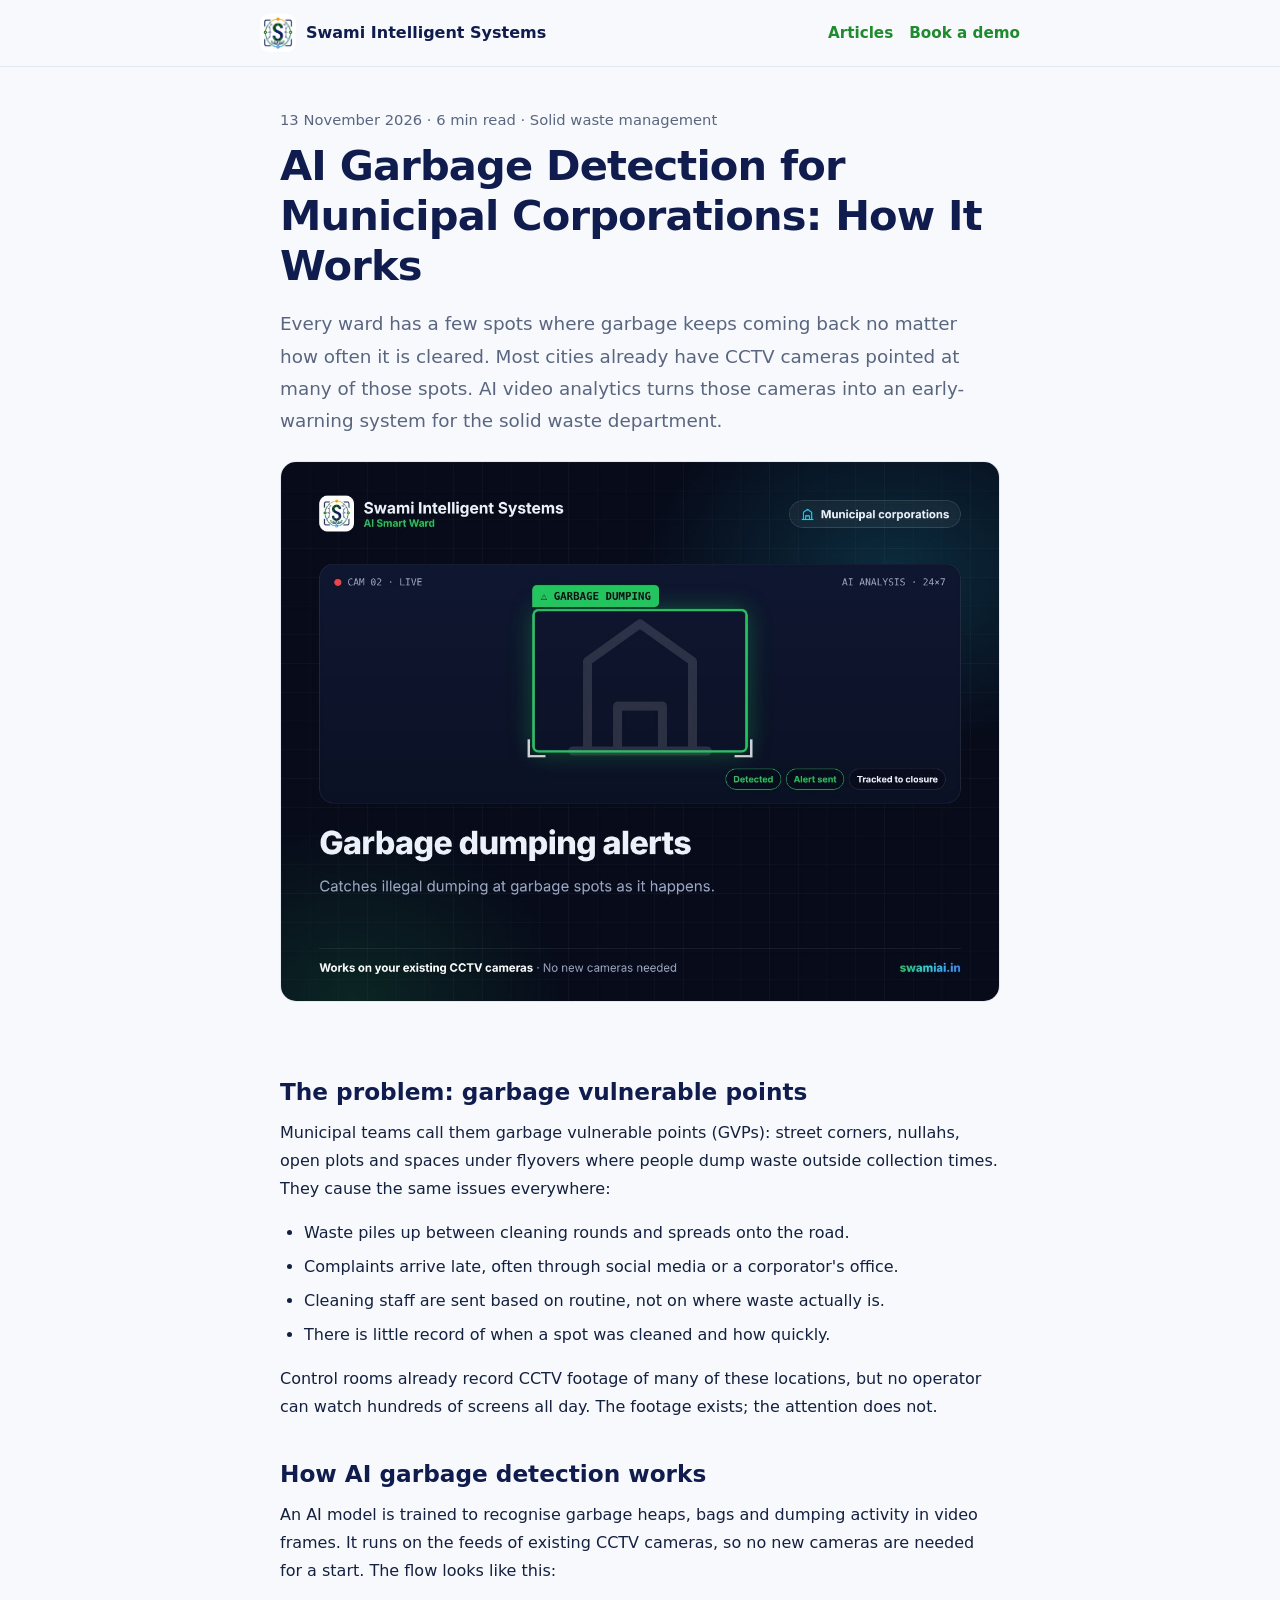
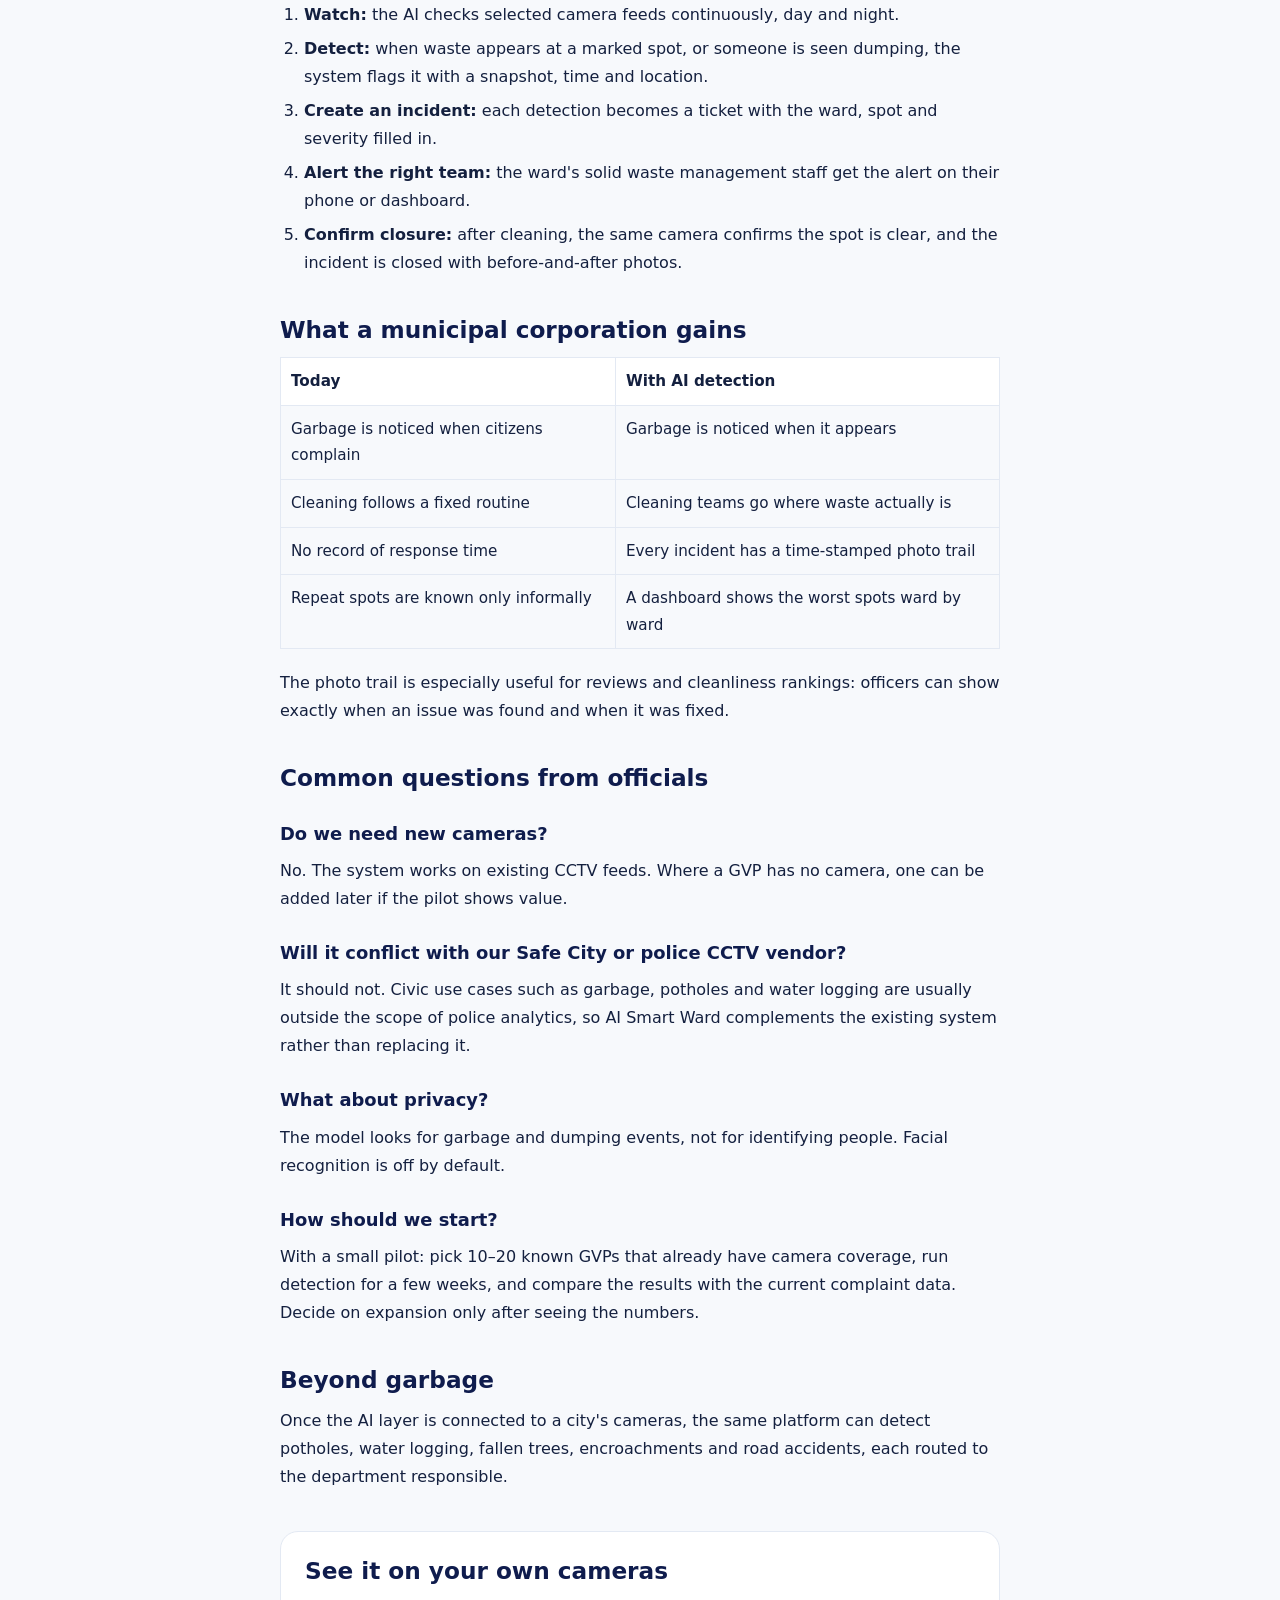
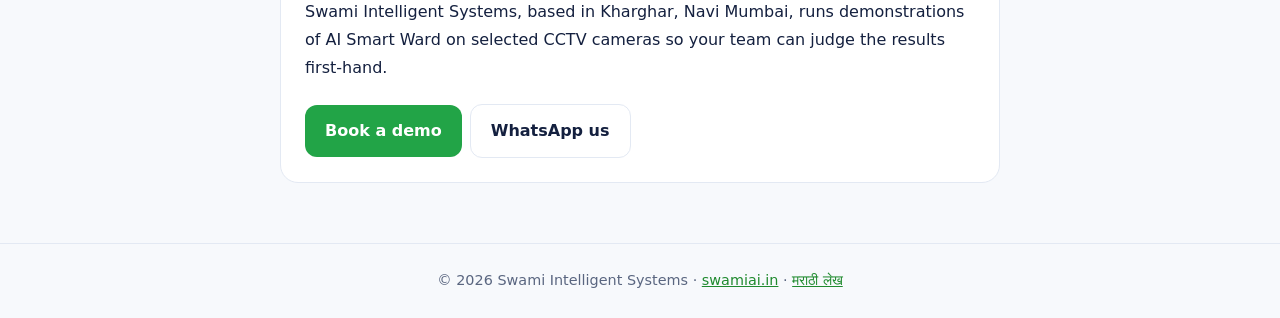
<file: blog/ai-garbage-detection-municipal-corporations/index.html>
<!doctype html>
<html lang="en">
<head>
<meta charset="utf-8">
<meta name="viewport" content="width=device-width, initial-scale=1">
<title>AI Garbage Detection for Municipal Corporations: How It Works | Swami Intelligent Systems</title>
<meta name="description" content="How AI on existing CCTV cameras detects garbage dumping at vulnerable points, alerts the solid waste department and tracks clean-up to closure — a practical guide for municipal corporations.">
<link rel="canonical" href="https://swamiai.in/blog/ai-garbage-detection-municipal-corporations/">
<meta property="og:type" content="article">
<meta property="og:title" content="AI Garbage Detection for Municipal Corporations: How It Works">
<meta property="og:description" content="Using existing CCTV cameras to catch garbage dumping at vulnerable points and track clean-up to closure.">
<meta property="og:url" content="https://swamiai.in/blog/ai-garbage-detection-municipal-corporations/">
<meta property="og:image" content="https://swamiai.in/assets/usecases/swami-usecase-02.jpg">
<meta name="twitter:card" content="summary_large_image">
<link rel="icon" type="image/png" href="/assets/favicon-64.png">
<link rel="stylesheet" href="/blog/blog.css">
<script type="application/ld+json">
{"@context":"https://schema.org","@type":"Article","headline":"AI Garbage Detection for Municipal Corporations: How It Works","image":"https://swamiai.in/assets/usecases/swami-usecase-02.jpg","datePublished":"2026-11-13","dateModified":"2026-11-13","inLanguage":"en","author":{"@type":"Organization","name":"Swami Intelligent Systems","url":"https://swamiai.in/"},"publisher":{"@id":"https://swamiai.in/#org","@type":"Organization","name":"Swami Intelligent Systems","logo":{"@type":"ImageObject","url":"https://swamiai.in/assets/logo-mark.png"}},"mainEntityOfPage":"https://swamiai.in/blog/ai-garbage-detection-municipal-corporations/"}
</script>
</head>
<body>
<header><div class="in"><a class="brand" href="/"><img src="/assets/logo-mark.png" alt="">Swami Intelligent Systems</a><nav><a href="/blog/">Articles</a><a href="/#contact">Book a demo</a></nav></div></header>
<main>
<article>
<p class="meta">13 November 2026 · 6 min read · Solid waste management</p>
<h1>AI Garbage Detection for Municipal Corporations: How It Works</h1>
<p class="lead">Every ward has a few spots where garbage keeps coming back no matter how often it is cleared. Most cities already have CCTV cameras pointed at many of those spots. AI video analytics turns those cameras into an early-warning system for the solid waste department.</p>
<img class="hero-img" src="/assets/usecases/swami-usecase-02.jpg" alt="AI detecting garbage dumping on a CCTV feed" width="1200" height="900">

<h2>The problem: garbage vulnerable points</h2>
<p>Municipal teams call them garbage vulnerable points (GVPs): street corners, nullahs, open plots and spaces under flyovers where people dump waste outside collection times. They cause the same issues everywhere:</p>
<ul>
<li>Waste piles up between cleaning rounds and spreads onto the road.</li>
<li>Complaints arrive late, often through social media or a corporator's office.</li>
<li>Cleaning staff are sent based on routine, not on where waste actually is.</li>
<li>There is little record of when a spot was cleaned and how quickly.</li>
</ul>
<p>Control rooms already record CCTV footage of many of these locations, but no operator can watch hundreds of screens all day. The footage exists; the attention does not.</p>

<h2>How AI garbage detection works</h2>
<p>An AI model is trained to recognise garbage heaps, bags and dumping activity in video frames. It runs on the feeds of existing CCTV cameras, so no new cameras are needed for a start. The flow looks like this:</p>
<ol>
<li><b>Watch:</b> the AI checks selected camera feeds continuously, day and night.</li>
<li><b>Detect:</b> when waste appears at a marked spot, or someone is seen dumping, the system flags it with a snapshot, time and location.</li>
<li><b>Create an incident:</b> each detection becomes a ticket with the ward, spot and severity filled in.</li>
<li><b>Alert the right team:</b> the ward's solid waste management staff get the alert on their phone or dashboard.</li>
<li><b>Confirm closure:</b> after cleaning, the same camera confirms the spot is clear, and the incident is closed with before-and-after photos.</li>
</ol>

<h2>What a municipal corporation gains</h2>
<table>
<tr><th>Today</th><th>With AI detection</th></tr>
<tr><td>Garbage is noticed when citizens complain</td><td>Garbage is noticed when it appears</td></tr>
<tr><td>Cleaning follows a fixed routine</td><td>Cleaning teams go where waste actually is</td></tr>
<tr><td>No record of response time</td><td>Every incident has a time-stamped photo trail</td></tr>
<tr><td>Repeat spots are known only informally</td><td>A dashboard shows the worst spots ward by ward</td></tr>
</table>
<p>The photo trail is especially useful for reviews and cleanliness rankings: officers can show exactly when an issue was found and when it was fixed.</p>

<h2>Common questions from officials</h2>
<h3>Do we need new cameras?</h3>
<p>No. The system works on existing CCTV feeds. Where a GVP has no camera, one can be added later if the pilot shows value.</p>
<h3>Will it conflict with our Safe City or police CCTV vendor?</h3>
<p>It should not. Civic use cases such as garbage, potholes and water logging are usually outside the scope of police analytics, so AI Smart Ward complements the existing system rather than replacing it.</p>
<h3>What about privacy?</h3>
<p>The model looks for garbage and dumping events, not for identifying people. Facial recognition is off by default.</p>
<h3>How should we start?</h3>
<p>With a small pilot: pick 10–20 known GVPs that already have camera coverage, run detection for a few weeks, and compare the results with the current complaint data. Decide on expansion only after seeing the numbers.</p>

<h2>Beyond garbage</h2>
<p>Once the AI layer is connected to a city's cameras, the same platform can detect potholes, water logging, fallen trees, encroachments and road accidents, each routed to the department responsible.</p>

<div class="cta">
<h2>See it on your own cameras</h2>
<p>Swami Intelligent Systems, based in Kharghar, Navi Mumbai, runs demonstrations of AI Smart Ward on selected CCTV cameras so your team can judge the results first-hand.</p>
<a class="btn" href="/#contact">Book a demo</a><a class="btn alt" href="https://wa.me/918169778263?text=Hello%2C%20I%20read%20your%20article%20on%20AI%20garbage%20detection." target="_blank" rel="noopener">WhatsApp us</a>
</div>
</article>
</main>
<footer>© 2026 Swami Intelligent Systems · <a href="/">swamiai.in</a> · <a href="/mr/blog/">मराठी लेख</a></footer>
</body>
</html>
</file>
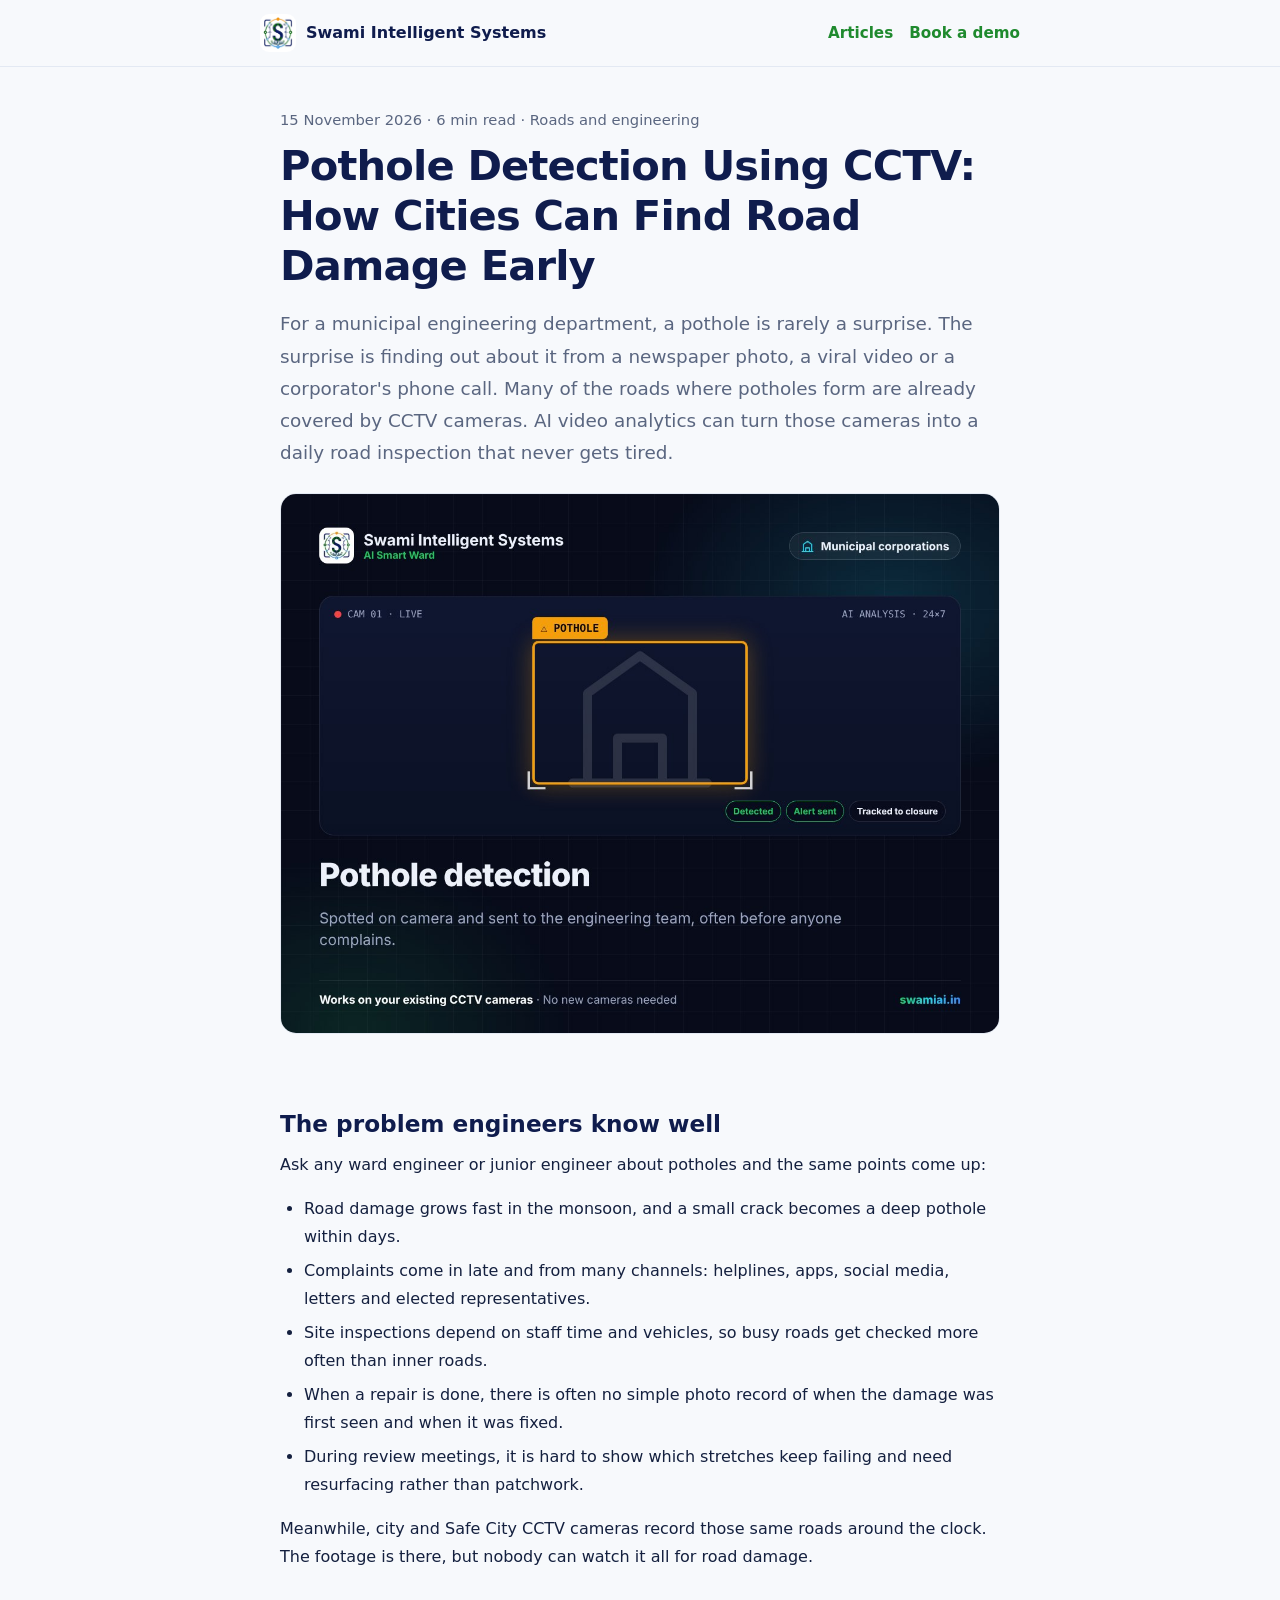
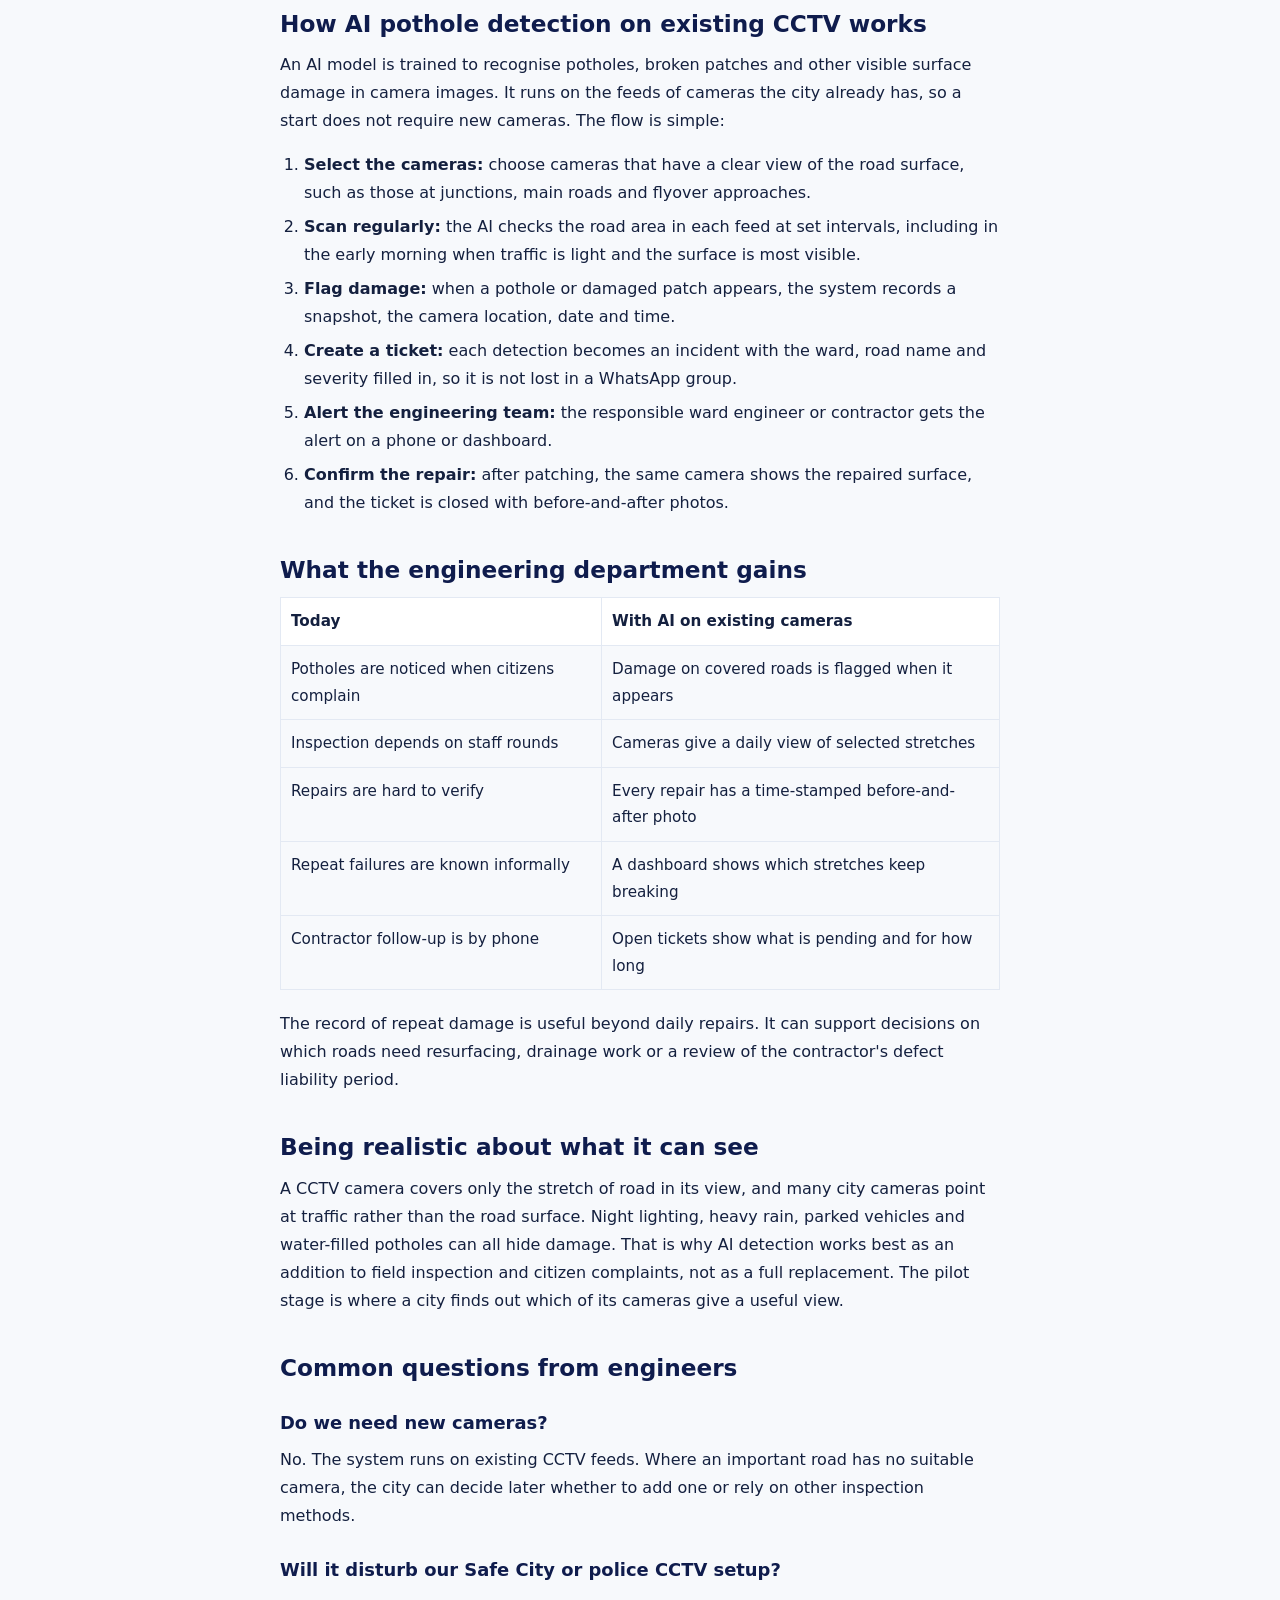
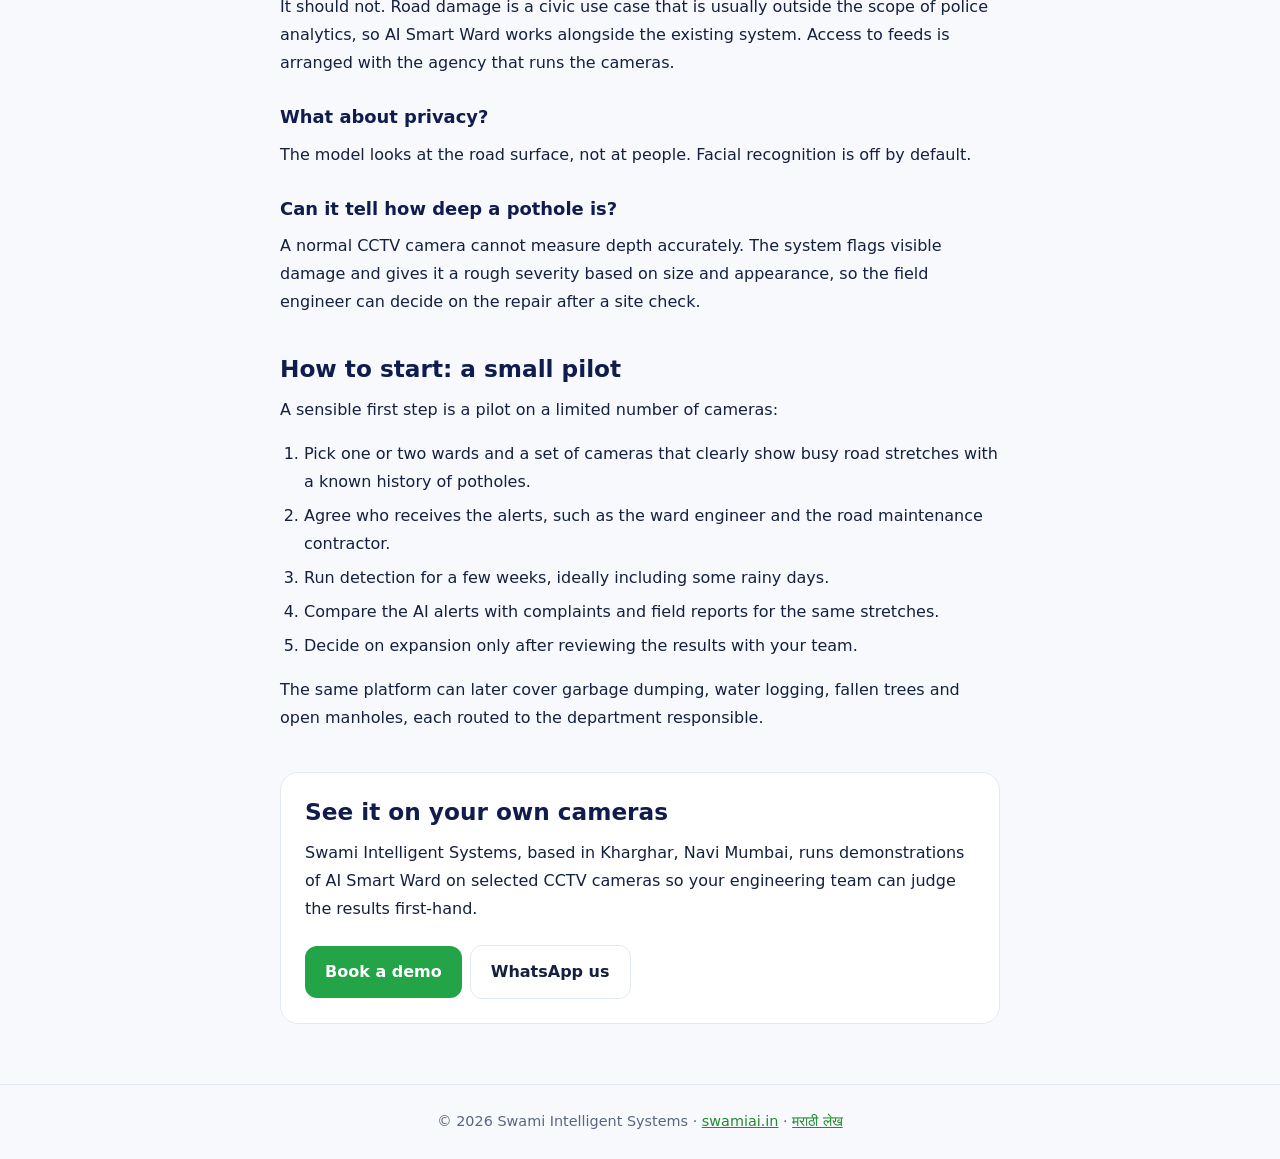
<file: blog/pothole-detection-cctv/index.html>
<!doctype html>
<html lang="en">
<head>
<meta charset="utf-8">
<meta name="viewport" content="width=device-width, initial-scale=1">
<title>Pothole Detection Using CCTV: How Cities Can Find Road Damage Early | Swami Intelligent Systems</title>
<meta name="description" content="How AI on existing CCTV cameras spots potholes and road damage, sends a photo and location to the engineering department, and tracks repairs to closure — a practical guide for municipal engineers.">
<link rel="canonical" href="https://swamiai.in/blog/pothole-detection-cctv/">
<meta property="og:type" content="article">
<meta property="og:title" content="Pothole Detection Using CCTV: How Cities Can Find Road Damage Early">
<meta property="og:description" content="Using existing CCTV cameras to spot potholes early and track road repairs to closure.">
<meta property="og:url" content="https://swamiai.in/blog/pothole-detection-cctv/">
<meta property="og:image" content="https://swamiai.in/assets/usecases/swami-usecase-01.jpg">
<meta name="twitter:card" content="summary_large_image">
<link rel="icon" type="image/png" href="/assets/favicon-64.png">
<link rel="stylesheet" href="/blog/blog.css">
<script type="application/ld+json">
{"@context":"https://schema.org","@type":"Article","headline":"Pothole Detection Using CCTV: How Cities Can Find Road Damage Early","image":"https://swamiai.in/assets/usecases/swami-usecase-01.jpg","datePublished":"2026-11-15","dateModified":"2026-11-15","inLanguage":"en","author":{"@type":"Organization","name":"Swami Intelligent Systems","url":"https://swamiai.in/"},"publisher":{"@id":"https://swamiai.in/#org","@type":"Organization","name":"Swami Intelligent Systems","logo":{"@type":"ImageObject","url":"https://swamiai.in/assets/logo-mark.png"}},"mainEntityOfPage":"https://swamiai.in/blog/pothole-detection-cctv/"}
</script>
</head>
<body>
<header><div class="in"><a class="brand" href="/"><img src="/assets/logo-mark.png" alt="">Swami Intelligent Systems</a><nav><a href="/blog/">Articles</a><a href="/#contact">Book a demo</a></nav></div></header>
<main>
<article>
<p class="meta">15 November 2026 · 6 min read · Roads and engineering</p>
<h1>Pothole Detection Using CCTV: How Cities Can Find Road Damage Early</h1>
<p class="lead">For a municipal engineering department, a pothole is rarely a surprise. The surprise is finding out about it from a newspaper photo, a viral video or a corporator's phone call. Many of the roads where potholes form are already covered by CCTV cameras. AI video analytics can turn those cameras into a daily road inspection that never gets tired.</p>
<img class="hero-img" src="/assets/usecases/swami-usecase-01.jpg" alt="AI marking a pothole on a CCTV camera feed" width="1200" height="900">

<h2>The problem engineers know well</h2>
<p>Ask any ward engineer or junior engineer about potholes and the same points come up:</p>
<ul>
<li>Road damage grows fast in the monsoon, and a small crack becomes a deep pothole within days.</li>
<li>Complaints come in late and from many channels: helplines, apps, social media, letters and elected representatives.</li>
<li>Site inspections depend on staff time and vehicles, so busy roads get checked more often than inner roads.</li>
<li>When a repair is done, there is often no simple photo record of when the damage was first seen and when it was fixed.</li>
<li>During review meetings, it is hard to show which stretches keep failing and need resurfacing rather than patchwork.</li>
</ul>
<p>Meanwhile, city and Safe City CCTV cameras record those same roads around the clock. The footage is there, but nobody can watch it all for road damage.</p>

<h2>How AI pothole detection on existing CCTV works</h2>
<p>An AI model is trained to recognise potholes, broken patches and other visible surface damage in camera images. It runs on the feeds of cameras the city already has, so a start does not require new cameras. The flow is simple:</p>
<ol>
<li><b>Select the cameras:</b> choose cameras that have a clear view of the road surface, such as those at junctions, main roads and flyover approaches.</li>
<li><b>Scan regularly:</b> the AI checks the road area in each feed at set intervals, including in the early morning when traffic is light and the surface is most visible.</li>
<li><b>Flag damage:</b> when a pothole or damaged patch appears, the system records a snapshot, the camera location, date and time.</li>
<li><b>Create a ticket:</b> each detection becomes an incident with the ward, road name and severity filled in, so it is not lost in a WhatsApp group.</li>
<li><b>Alert the engineering team:</b> the responsible ward engineer or contractor gets the alert on a phone or dashboard.</li>
<li><b>Confirm the repair:</b> after patching, the same camera shows the repaired surface, and the ticket is closed with before-and-after photos.</li>
</ol>

<h2>What the engineering department gains</h2>
<table>
<tr><th>Today</th><th>With AI on existing cameras</th></tr>
<tr><td>Potholes are noticed when citizens complain</td><td>Damage on covered roads is flagged when it appears</td></tr>
<tr><td>Inspection depends on staff rounds</td><td>Cameras give a daily view of selected stretches</td></tr>
<tr><td>Repairs are hard to verify</td><td>Every repair has a time-stamped before-and-after photo</td></tr>
<tr><td>Repeat failures are known informally</td><td>A dashboard shows which stretches keep breaking</td></tr>
<tr><td>Contractor follow-up is by phone</td><td>Open tickets show what is pending and for how long</td></tr>
</table>
<p>The record of repeat damage is useful beyond daily repairs. It can support decisions on which roads need resurfacing, drainage work or a review of the contractor's defect liability period.</p>

<h2>Being realistic about what it can see</h2>
<p>A CCTV camera covers only the stretch of road in its view, and many city cameras point at traffic rather than the road surface. Night lighting, heavy rain, parked vehicles and water-filled potholes can all hide damage. That is why AI detection works best as an addition to field inspection and citizen complaints, not as a full replacement. The pilot stage is where a city finds out which of its cameras give a useful view.</p>

<h2>Common questions from engineers</h2>
<h3>Do we need new cameras?</h3>
<p>No. The system runs on existing CCTV feeds. Where an important road has no suitable camera, the city can decide later whether to add one or rely on other inspection methods.</p>
<h3>Will it disturb our Safe City or police CCTV setup?</h3>
<p>It should not. Road damage is a civic use case that is usually outside the scope of police analytics, so AI Smart Ward works alongside the existing system. Access to feeds is arranged with the agency that runs the cameras.</p>
<h3>What about privacy?</h3>
<p>The model looks at the road surface, not at people. Facial recognition is off by default.</p>
<h3>Can it tell how deep a pothole is?</h3>
<p>A normal CCTV camera cannot measure depth accurately. The system flags visible damage and gives it a rough severity based on size and appearance, so the field engineer can decide on the repair after a site check.</p>

<h2>How to start: a small pilot</h2>
<p>A sensible first step is a pilot on a limited number of cameras:</p>
<ol>
<li>Pick one or two wards and a set of cameras that clearly show busy road stretches with a known history of potholes.</li>
<li>Agree who receives the alerts, such as the ward engineer and the road maintenance contractor.</li>
<li>Run detection for a few weeks, ideally including some rainy days.</li>
<li>Compare the AI alerts with complaints and field reports for the same stretches.</li>
<li>Decide on expansion only after reviewing the results with your team.</li>
</ol>
<p>The same platform can later cover garbage dumping, water logging, fallen trees and open manholes, each routed to the department responsible.</p>

<div class="cta">
<h2>See it on your own cameras</h2>
<p>Swami Intelligent Systems, based in Kharghar, Navi Mumbai, runs demonstrations of AI Smart Ward on selected CCTV cameras so your engineering team can judge the results first-hand.</p>
<a class="btn" href="/#contact">Book a demo</a><a class="btn alt" href="https://wa.me/918169778263?text=Hello%2C%20I%20read%20your%20article%20on%20pothole%20detection%20using%20CCTV." target="_blank" rel="noopener">WhatsApp us</a>
</div>
</article>
</main>
<footer>© 2026 Swami Intelligent Systems · <a href="/">swamiai.in</a> · <a href="/mr/blog/">मराठी लेख</a></footer>
</body>
</html>
</file>
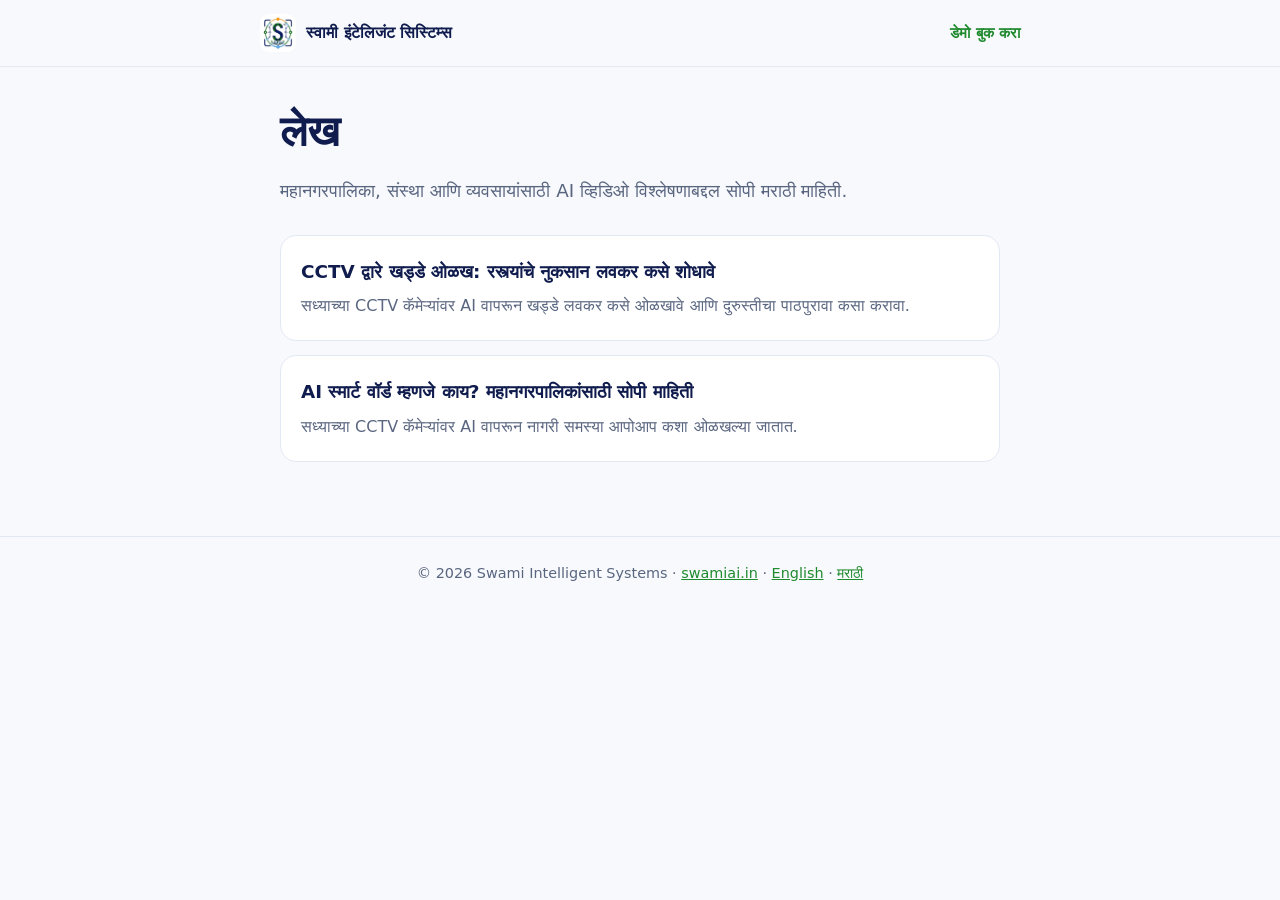
<file: mr/blog/index.html>
<!doctype html>
<html lang="mr">
<head>
<meta charset="utf-8">
<meta name="viewport" content="width=device-width, initial-scale=1">
<title>लेख: स्मार्ट सिटीसाठी AI व्हिडिओ विश्लेषण | स्वामी इंटेलिजंट सिस्टिम्स</title>
<meta name="description" content="महानगरपालिका, संस्था आणि व्यवसायांसाठी AI व्हिडिओ विश्लेषणाबद्दल सोपी मराठी माहिती.">
<link rel="canonical" href="https://swamiai.in/mr/blog/">
<link rel="icon" type="image/png" href="/assets/favicon-64.png">
<link rel="stylesheet" href="/blog/blog.css">
</head>
<body>
<header><div class="in"><a class="brand" href="/mr/"><img src="/assets/logo-mark.png" alt="">स्वामी इंटेलिजंट सिस्टिम्स</a><nav><a href="/mr/#contact">डेमो बुक करा</a></nav></div></header>
<main>
<h1>लेख</h1>
<p class="lead">महानगरपालिका, संस्था आणि व्यवसायांसाठी AI व्हिडिओ विश्लेषणाबद्दल सोपी मराठी माहिती.</p>
<div class="list" style="margin-top:28px">
<a href="/mr/blog/cctv-dware-khadde-olakh/"><b>CCTV द्वारे खड्डे ओळख: रस्त्यांचे नुकसान लवकर कसे शोधावे</b><span>सध्याच्या CCTV कॅमेऱ्यांवर AI वापरून खड्डे लवकर कसे ओळखावे आणि दुरुस्तीचा पाठपुरावा कसा करावा.</span></a>
<a href="/mr/blog/ai-smart-ward-mhanje-kay/"><b>AI स्मार्ट वॉर्ड म्हणजे काय? महानगरपालिकांसाठी सोपी माहिती</b><span>सध्याच्या CCTV कॅमेऱ्यांवर AI वापरून नागरी समस्या आपोआप कशा ओळखल्या जातात.</span></a>
</div>
</main>
<footer>© 2026 Swami Intelligent Systems · <a href="/">swamiai.in</a> · <a href="/blog/">English</a> · <a href="/mr/blog/">मराठी</a></footer>
</body>
</html>
</file>
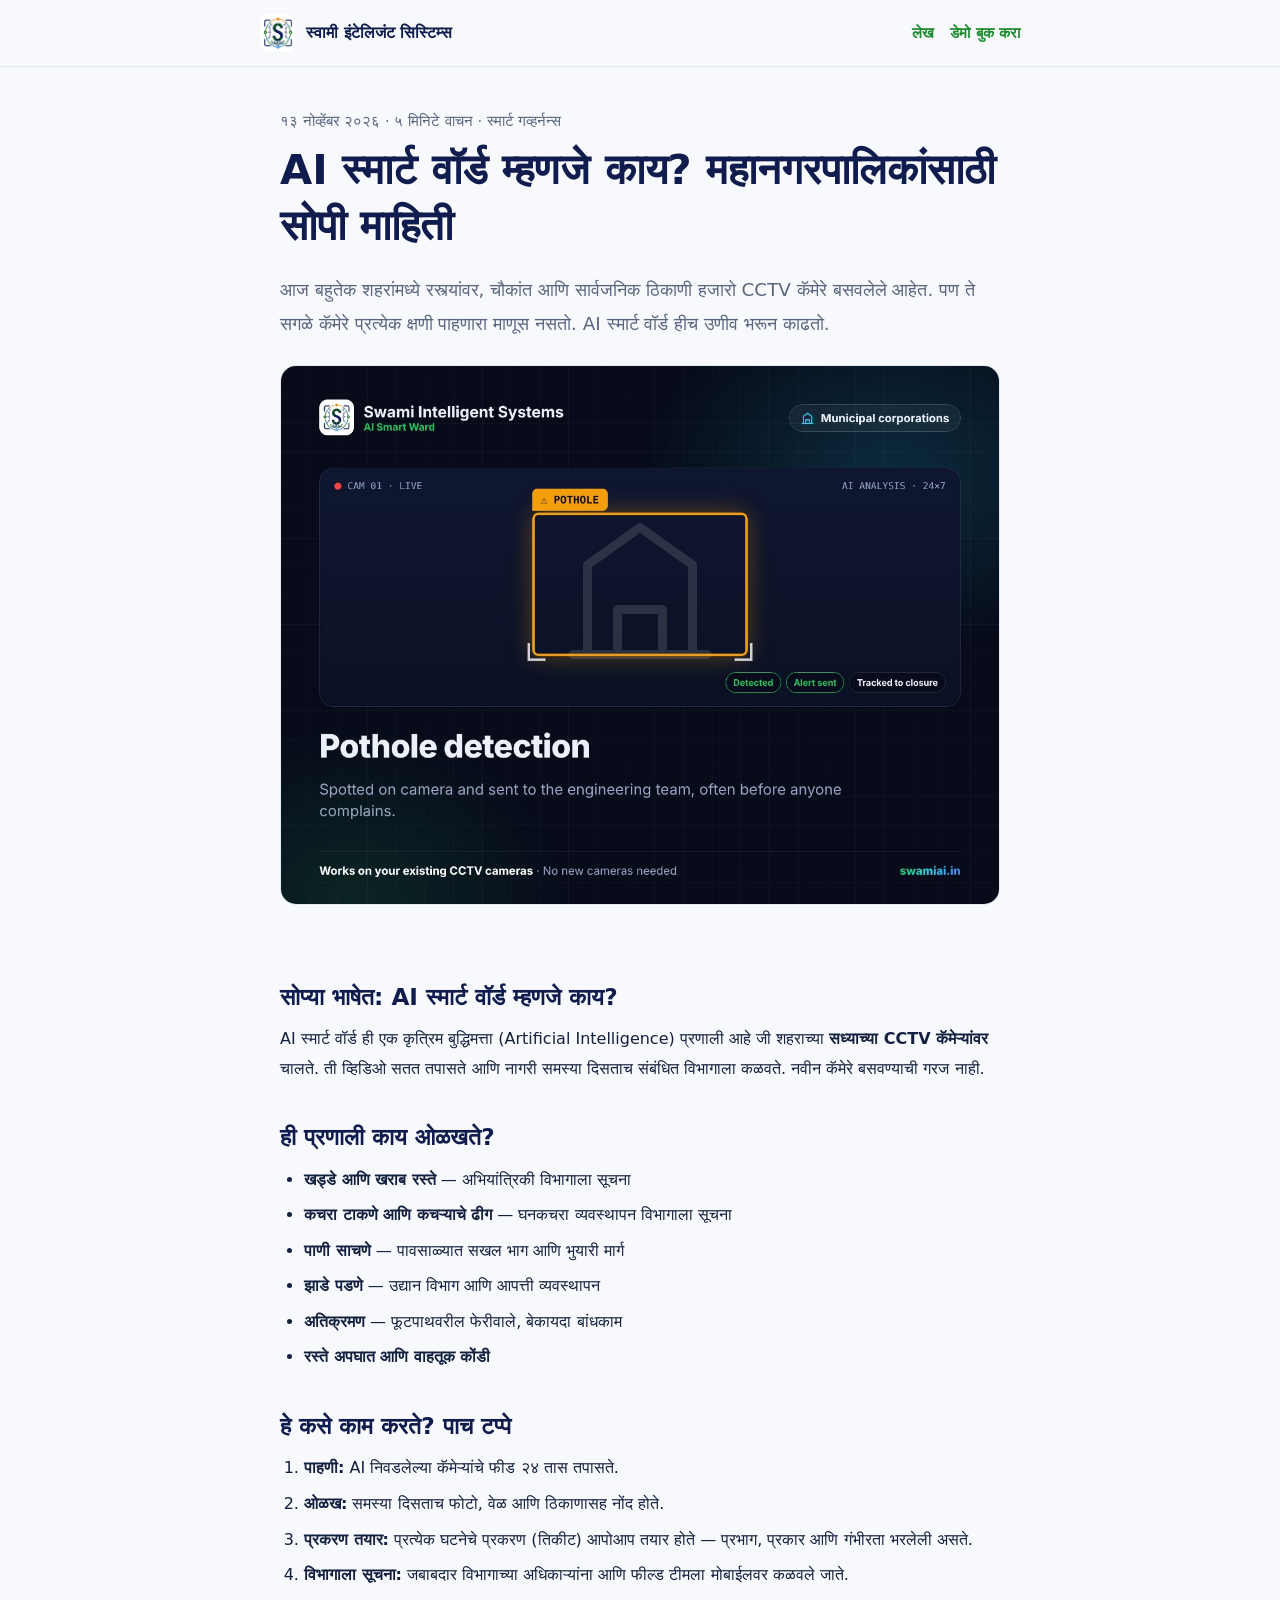
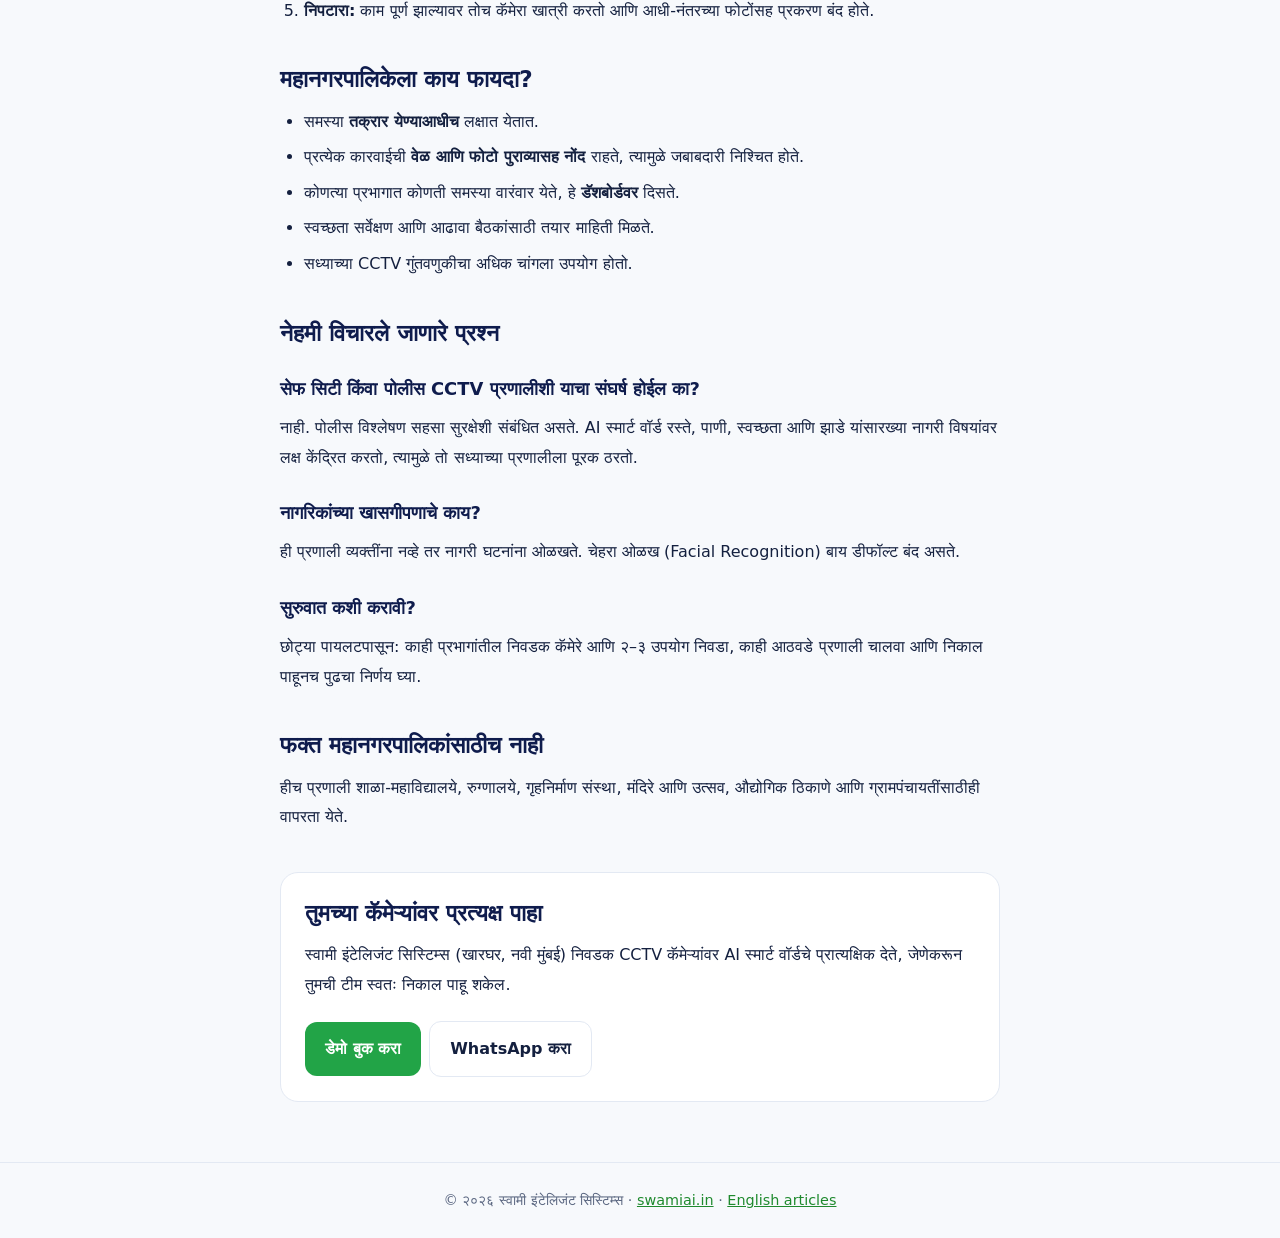
<file: mr/blog/ai-smart-ward-mhanje-kay/index.html>
<!doctype html>
<html lang="mr">
<head>
<meta charset="utf-8">
<meta name="viewport" content="width=device-width, initial-scale=1">
<title>AI स्मार्ट वॉर्ड म्हणजे काय? महानगरपालिकांसाठी सोपी माहिती | स्वामी इंटेलिजंट सिस्टिम्स</title>
<meta name="description" content="सध्याच्या CCTV कॅमेऱ्यांवर AI वापरून खड्डे, कचरा, पाणी साचणे आणि पडलेली झाडे आपोआप कशी ओळखली जातात आणि प्रकरण बंद होईपर्यंत पाठपुरावा कसा होतो — महानगरपालिका आणि नगरपरिषदांसाठी मार्गदर्शक.">
<link rel="canonical" href="https://swamiai.in/mr/blog/ai-smart-ward-mhanje-kay/">
<meta property="og:type" content="article">
<meta property="og:locale" content="mr_IN">
<meta property="og:title" content="AI स्मार्ट वॉर्ड म्हणजे काय? महानगरपालिकांसाठी सोपी माहिती">
<meta property="og:description" content="सध्याचे CCTV कॅमेरे वापरून नागरी समस्या आपोआप ओळखण्याची पद्धत.">
<meta property="og:url" content="https://swamiai.in/mr/blog/ai-smart-ward-mhanje-kay/">
<meta property="og:image" content="https://swamiai.in/assets/usecases/swami-usecase-01.jpg">
<meta name="twitter:card" content="summary_large_image">
<link rel="icon" type="image/png" href="/assets/favicon-64.png">
<link rel="stylesheet" href="/blog/blog.css">
<style>body{line-height:1.85}h1,h2{letter-spacing:0;line-height:1.35}</style>
<script type="application/ld+json">
{"@context":"https://schema.org","@type":"Article","headline":"AI स्मार्ट वॉर्ड म्हणजे काय? महानगरपालिकांसाठी सोपी माहिती","image":"https://swamiai.in/assets/usecases/swami-usecase-01.jpg","datePublished":"2026-11-13","dateModified":"2026-11-13","inLanguage":"mr","author":{"@type":"Organization","name":"Swami Intelligent Systems","url":"https://swamiai.in/"},"publisher":{"@id":"https://swamiai.in/#org","@type":"Organization","name":"Swami Intelligent Systems","logo":{"@type":"ImageObject","url":"https://swamiai.in/assets/logo-mark.png"}},"mainEntityOfPage":"https://swamiai.in/mr/blog/ai-smart-ward-mhanje-kay/"}
</script>
</head>
<body>
<header><div class="in"><a class="brand" href="/mr/"><img src="/assets/logo-mark.png" alt="">स्वामी इंटेलिजंट सिस्टिम्स</a><nav><a href="/mr/blog/">लेख</a><a href="/mr/#contact">डेमो बुक करा</a></nav></div></header>
<main>
<article>
<p class="meta">१३ नोव्हेंबर २०२६ · ५ मिनिटे वाचन · स्मार्ट गव्हर्नन्स</p>
<h1>AI स्मार्ट वॉर्ड म्हणजे काय? महानगरपालिकांसाठी सोपी माहिती</h1>
<p class="lead">आज बहुतेक शहरांमध्ये रस्त्यांवर, चौकांत आणि सार्वजनिक ठिकाणी हजारो CCTV कॅमेरे बसवलेले आहेत. पण ते सगळे कॅमेरे प्रत्येक क्षणी पाहणारा माणूस नसतो. AI स्मार्ट वॉर्ड हीच उणीव भरून काढतो.</p>
<img class="hero-img" src="/assets/usecases/swami-usecase-01.jpg" alt="CCTV फीडवर AI खड्डा ओळखताना" width="1200" height="900">

<h2>सोप्या भाषेत: AI स्मार्ट वॉर्ड म्हणजे काय?</h2>
<p>AI स्मार्ट वॉर्ड ही एक कृत्रिम बुद्धिमत्ता (Artificial Intelligence) प्रणाली आहे जी शहराच्या <b>सध्याच्या CCTV कॅमेऱ्यांवर</b> चालते. ती व्हिडिओ सतत तपासते आणि नागरी समस्या दिसताच संबंधित विभागाला कळवते. नवीन कॅमेरे बसवण्याची गरज नाही.</p>

<h2>ही प्रणाली काय ओळखते?</h2>
<ul>
<li><b>खड्डे आणि खराब रस्ते</b> — अभियांत्रिकी विभागाला सूचना</li>
<li><b>कचरा टाकणे आणि कचऱ्याचे ढीग</b> — घनकचरा व्यवस्थापन विभागाला सूचना</li>
<li><b>पाणी साचणे</b> — पावसाळ्यात सखल भाग आणि भुयारी मार्ग</li>
<li><b>झाडे पडणे</b> — उद्यान विभाग आणि आपत्ती व्यवस्थापन</li>
<li><b>अतिक्रमण</b> — फूटपाथवरील फेरीवाले, बेकायदा बांधकाम</li>
<li><b>रस्ते अपघात आणि वाहतूक कोंडी</b></li>
</ul>

<h2>हे कसे काम करते? पाच टप्पे</h2>
<ol>
<li><b>पाहणी:</b> AI निवडलेल्या कॅमेऱ्यांचे फीड २४ तास तपासते.</li>
<li><b>ओळख:</b> समस्या दिसताच फोटो, वेळ आणि ठिकाणासह नोंद होते.</li>
<li><b>प्रकरण तयार:</b> प्रत्येक घटनेचे प्रकरण (तिकीट) आपोआप तयार होते — प्रभाग, प्रकार आणि गंभीरता भरलेली असते.</li>
<li><b>विभागाला सूचना:</b> जबाबदार विभागाच्या अधिकाऱ्यांना आणि फील्ड टीमला मोबाईलवर कळवले जाते.</li>
<li><b>निपटारा:</b> काम पूर्ण झाल्यावर तोच कॅमेरा खात्री करतो आणि आधी-नंतरच्या फोटोंसह प्रकरण बंद होते.</li>
</ol>

<h2>महानगरपालिकेला काय फायदा?</h2>
<ul>
<li>समस्या <b>तक्रार येण्याआधीच</b> लक्षात येतात.</li>
<li>प्रत्येक कारवाईची <b>वेळ आणि फोटो पुराव्यासह नोंद</b> राहते, त्यामुळे जबाबदारी निश्चित होते.</li>
<li>कोणत्या प्रभागात कोणती समस्या वारंवार येते, हे <b>डॅशबोर्डवर</b> दिसते.</li>
<li>स्वच्छता सर्वेक्षण आणि आढावा बैठकांसाठी तयार माहिती मिळते.</li>
<li>सध्याच्या CCTV गुंतवणुकीचा अधिक चांगला उपयोग होतो.</li>
</ul>

<h2>नेहमी विचारले जाणारे प्रश्न</h2>
<h3>सेफ सिटी किंवा पोलीस CCTV प्रणालीशी याचा संघर्ष होईल का?</h3>
<p>नाही. पोलीस विश्लेषण सहसा सुरक्षेशी संबंधित असते. AI स्मार्ट वॉर्ड रस्ते, पाणी, स्वच्छता आणि झाडे यांसारख्या नागरी विषयांवर लक्ष केंद्रित करतो, त्यामुळे तो सध्याच्या प्रणालीला पूरक ठरतो.</p>
<h3>नागरिकांच्या खासगीपणाचे काय?</h3>
<p>ही प्रणाली व्यक्तींना नव्हे तर नागरी घटनांना ओळखते. चेहरा ओळख (Facial Recognition) बाय डीफॉल्ट बंद असते.</p>
<h3>सुरुवात कशी करावी?</h3>
<p>छोट्या पायलटपासून: काही प्रभागांतील निवडक कॅमेरे आणि २–३ उपयोग निवडा, काही आठवडे प्रणाली चालवा आणि निकाल पाहूनच पुढचा निर्णय घ्या.</p>

<h2>फक्त महानगरपालिकांसाठीच नाही</h2>
<p>हीच प्रणाली शाळा-महाविद्यालये, रुग्णालये, गृहनिर्माण संस्था, मंदिरे आणि उत्सव, औद्योगिक ठिकाणे आणि ग्रामपंचायतींसाठीही वापरता येते.</p>

<div class="cta">
<h2>तुमच्या कॅमेऱ्यांवर प्रत्यक्ष पाहा</h2>
<p>स्वामी इंटेलिजंट सिस्टिम्स (खारघर, नवी मुंबई) निवडक CCTV कॅमेऱ्यांवर AI स्मार्ट वॉर्डचे प्रात्यक्षिक देते, जेणेकरून तुमची टीम स्वतः निकाल पाहू शकेल.</p>
<a class="btn" href="/mr/#contact">डेमो बुक करा</a><a class="btn alt" href="https://wa.me/918169778263?text=%E0%A4%A8%E0%A4%AE%E0%A4%B8%E0%A5%8D%E0%A4%95%E0%A4%BE%E0%A4%B0%2C%20AI%20%E0%A4%B8%E0%A5%8D%E0%A4%AE%E0%A4%BE%E0%A4%B0%E0%A5%8D%E0%A4%9F%20%E0%A4%B5%E0%A5%89%E0%A4%B0%E0%A5%8D%E0%A4%A1%20%E0%A4%AC%E0%A4%A6%E0%A5%8D%E0%A4%A6%E0%A4%B2%20%E0%A4%AE%E0%A4%BE%E0%A4%B9%E0%A4%BF%E0%A4%A4%E0%A5%80%20%E0%A4%B9%E0%A4%B5%E0%A5%80%20%E0%A4%86%E0%A4%B9%E0%A5%87." target="_blank" rel="noopener">WhatsApp करा</a>
</div>
</article>
</main>
<footer>© २०२६ स्वामी इंटेलिजंट सिस्टिम्स · <a href="/mr/">swamiai.in</a> · <a href="/blog/">English articles</a></footer>
</body>
</html>
</file>
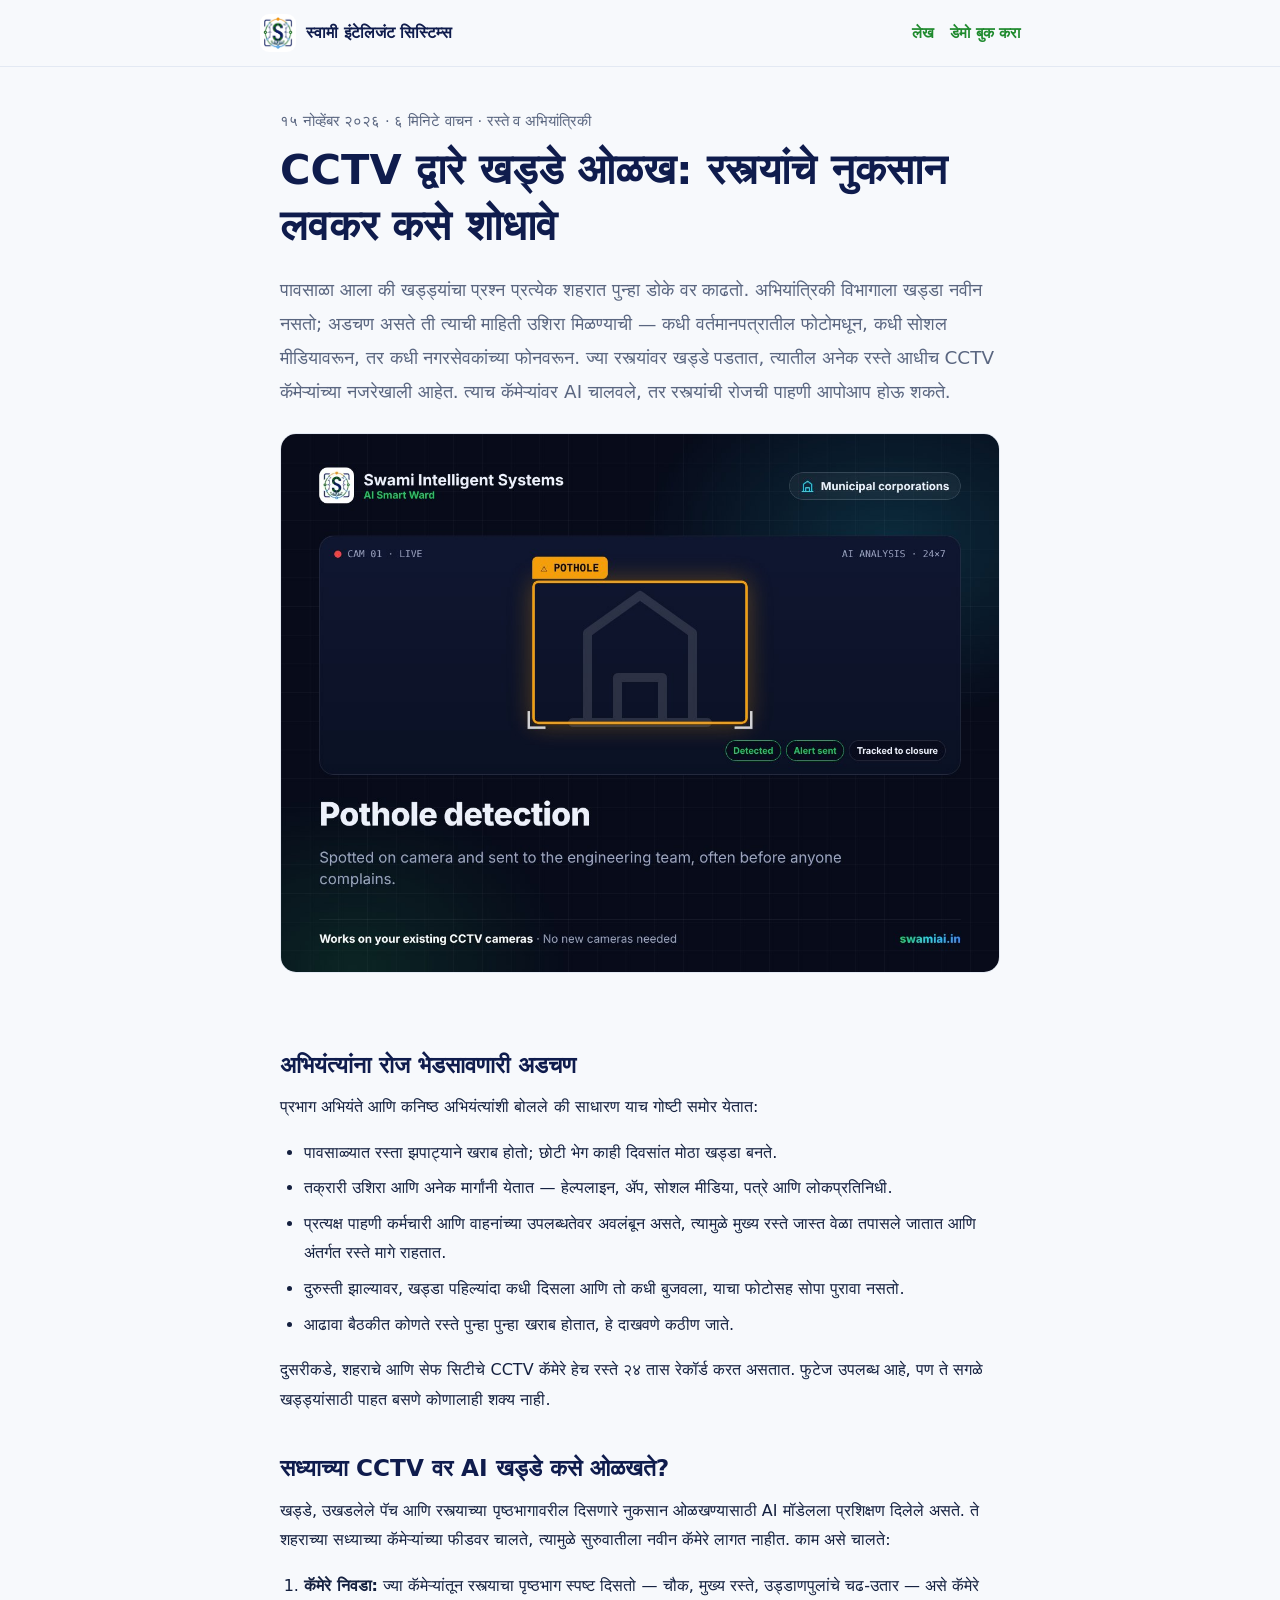
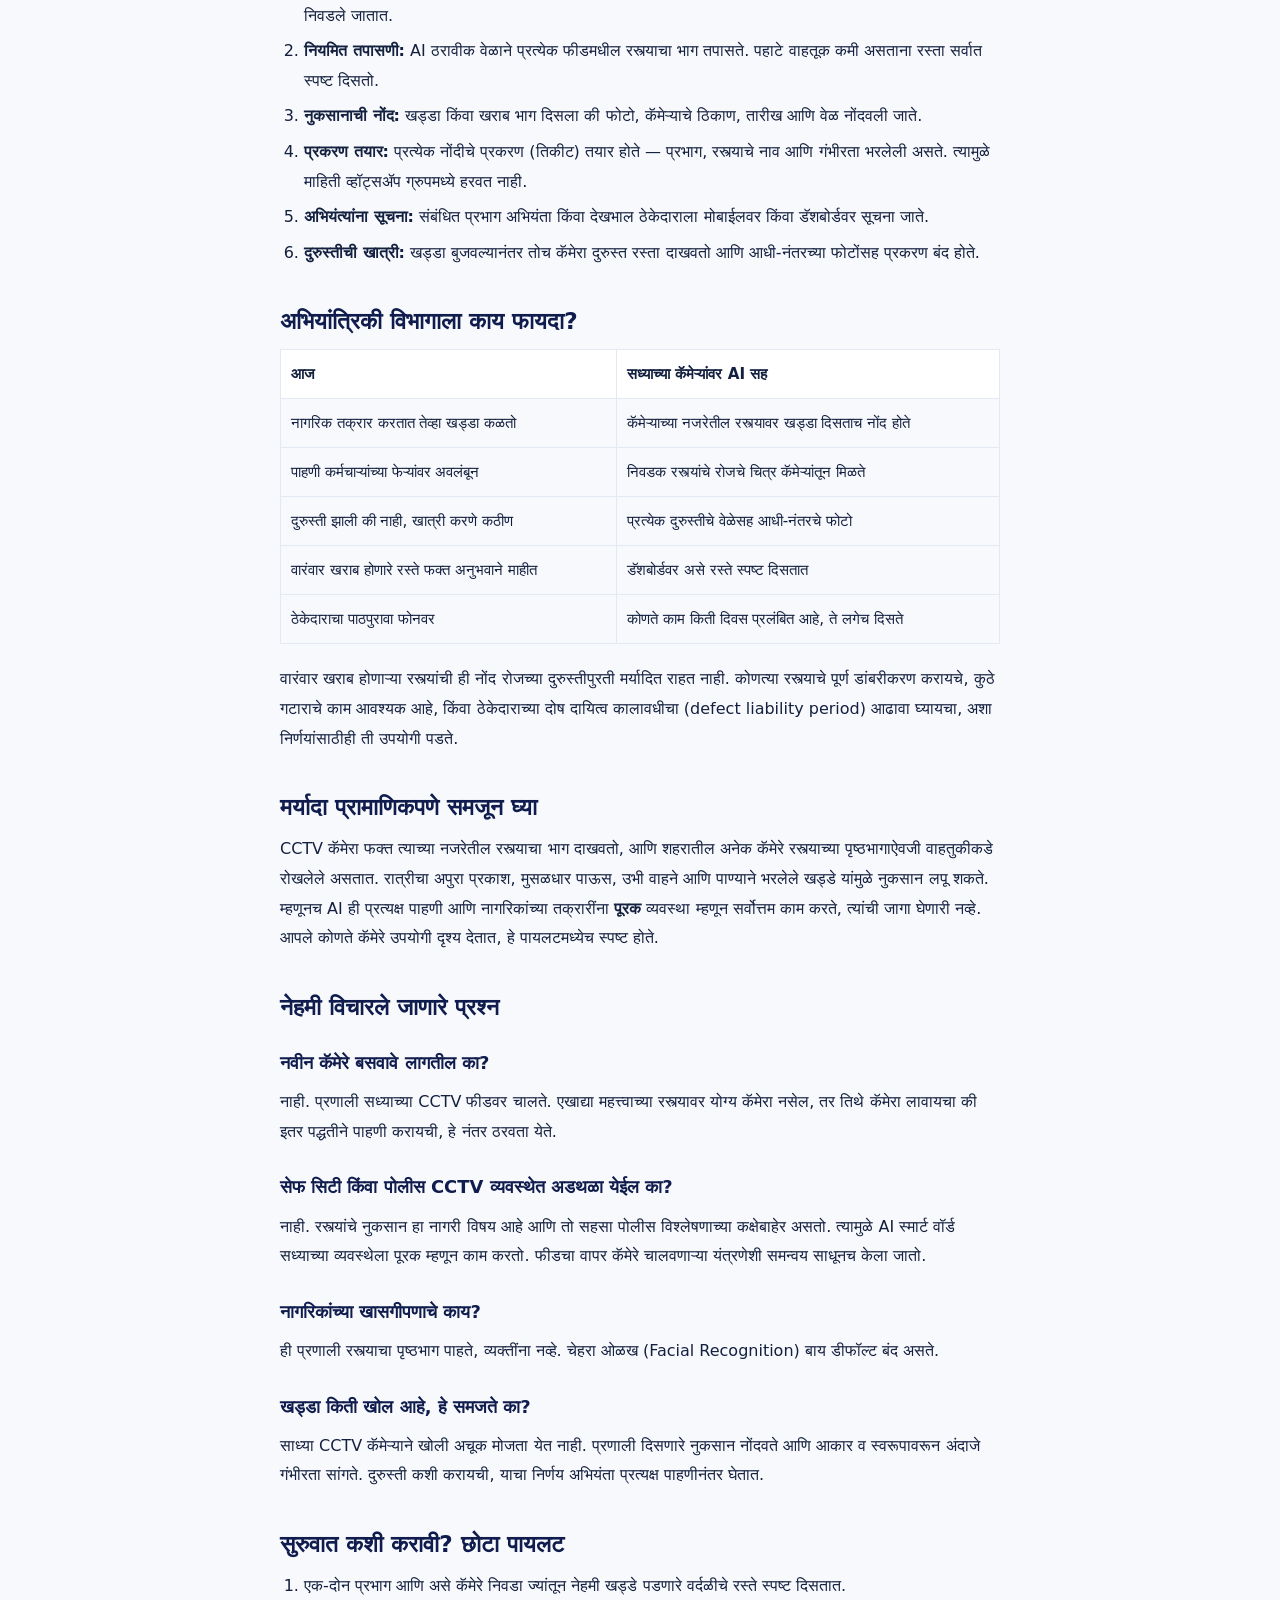
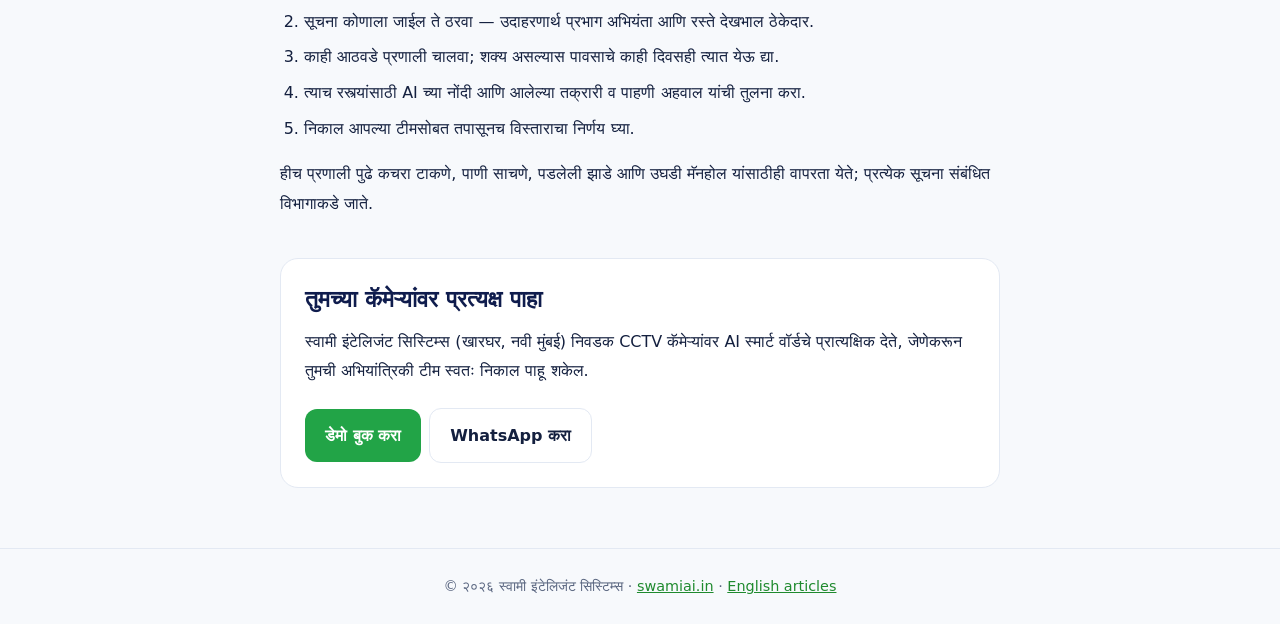
<file: mr/blog/cctv-dware-khadde-olakh/index.html>
<!doctype html>
<html lang="mr">
<head>
<meta charset="utf-8">
<meta name="viewport" content="width=device-width, initial-scale=1">
<title>CCTV द्वारे खड्डे ओळख: रस्त्यांचे नुकसान लवकर कसे शोधावे | स्वामी इंटेलिजंट सिस्टिम्स</title>
<meta name="description" content="सध्याच्या CCTV कॅमेऱ्यांवर AI वापरून रस्त्यावरील खड्डे लवकर कसे ओळखले जातात, अभियांत्रिकी विभागाला फोटो व ठिकाणासह सूचना कशी जाते आणि दुरुस्ती पूर्ण होईपर्यंत पाठपुरावा कसा होतो — महानगरपालिकेच्या अभियंत्यांसाठी मार्गदर्शक.">
<link rel="canonical" href="https://swamiai.in/mr/blog/cctv-dware-khadde-olakh/">
<meta property="og:type" content="article">
<meta property="og:locale" content="mr_IN">
<meta property="og:title" content="CCTV द्वारे खड्डे ओळख: रस्त्यांचे नुकसान लवकर कसे शोधावे">
<meta property="og:description" content="सध्याचे CCTV कॅमेरे वापरून खड्डे लवकर ओळखणे आणि दुरुस्तीचा पाठपुरावा करणे.">
<meta property="og:url" content="https://swamiai.in/mr/blog/cctv-dware-khadde-olakh/">
<meta property="og:image" content="https://swamiai.in/assets/usecases/swami-usecase-01.jpg">
<meta name="twitter:card" content="summary_large_image">
<link rel="icon" type="image/png" href="/assets/favicon-64.png">
<link rel="stylesheet" href="/blog/blog.css">
<style>body{line-height:1.85}h1,h2{letter-spacing:0;line-height:1.35}</style>
<script type="application/ld+json">
{"@context":"https://schema.org","@type":"Article","headline":"CCTV द्वारे खड्डे ओळख: रस्त्यांचे नुकसान लवकर कसे शोधावे","image":"https://swamiai.in/assets/usecases/swami-usecase-01.jpg","datePublished":"2026-11-15","dateModified":"2026-11-15","inLanguage":"mr","author":{"@type":"Organization","name":"Swami Intelligent Systems","url":"https://swamiai.in/"},"publisher":{"@id":"https://swamiai.in/#org","@type":"Organization","name":"Swami Intelligent Systems","logo":{"@type":"ImageObject","url":"https://swamiai.in/assets/logo-mark.png"}},"mainEntityOfPage":"https://swamiai.in/mr/blog/cctv-dware-khadde-olakh/"}
</script>
</head>
<body>
<header><div class="in"><a class="brand" href="/mr/"><img src="/assets/logo-mark.png" alt="">स्वामी इंटेलिजंट सिस्टिम्स</a><nav><a href="/mr/blog/">लेख</a><a href="/mr/#contact">डेमो बुक करा</a></nav></div></header>
<main>
<article>
<p class="meta">१५ नोव्हेंबर २०२६ · ६ मिनिटे वाचन · रस्ते व अभियांत्रिकी</p>
<h1>CCTV द्वारे खड्डे ओळख: रस्त्यांचे नुकसान लवकर कसे शोधावे</h1>
<p class="lead">पावसाळा आला की खड्ड्यांचा प्रश्न प्रत्येक शहरात पुन्हा डोके वर काढतो. अभियांत्रिकी विभागाला खड्डा नवीन नसतो; अडचण असते ती त्याची माहिती उशिरा मिळण्याची — कधी वर्तमानपत्रातील फोटोमधून, कधी सोशल मीडियावरून, तर कधी नगरसेवकांच्या फोनवरून. ज्या रस्त्यांवर खड्डे पडतात, त्यातील अनेक रस्ते आधीच CCTV कॅमेऱ्यांच्या नजरेखाली आहेत. त्याच कॅमेऱ्यांवर AI चालवले, तर रस्त्यांची रोजची पाहणी आपोआप होऊ शकते.</p>
<img class="hero-img" src="/assets/usecases/swami-usecase-01.jpg" alt="CCTV फीडवर AI खड्डा ओळखताना" width="1200" height="900">

<h2>अभियंत्यांना रोज भेडसावणारी अडचण</h2>
<p>प्रभाग अभियंते आणि कनिष्ठ अभियंत्यांशी बोलले की साधारण याच गोष्टी समोर येतात:</p>
<ul>
<li>पावसाळ्यात रस्ता झपाट्याने खराब होतो; छोटी भेग काही दिवसांत मोठा खड्डा बनते.</li>
<li>तक्रारी उशिरा आणि अनेक मार्गांनी येतात — हेल्पलाइन, ॲप, सोशल मीडिया, पत्रे आणि लोकप्रतिनिधी.</li>
<li>प्रत्यक्ष पाहणी कर्मचारी आणि वाहनांच्या उपलब्धतेवर अवलंबून असते, त्यामुळे मुख्य रस्ते जास्त वेळा तपासले जातात आणि अंतर्गत रस्ते मागे राहतात.</li>
<li>दुरुस्ती झाल्यावर, खड्डा पहिल्यांदा कधी दिसला आणि तो कधी बुजवला, याचा फोटोसह सोपा पुरावा नसतो.</li>
<li>आढावा बैठकीत कोणते रस्ते पुन्हा पुन्हा खराब होतात, हे दाखवणे कठीण जाते.</li>
</ul>
<p>दुसरीकडे, शहराचे आणि सेफ सिटीचे CCTV कॅमेरे हेच रस्ते २४ तास रेकॉर्ड करत असतात. फुटेज उपलब्ध आहे, पण ते सगळे खड्ड्यांसाठी पाहत बसणे कोणालाही शक्य नाही.</p>

<h2>सध्याच्या CCTV वर AI खड्डे कसे ओळखते?</h2>
<p>खड्डे, उखडलेले पॅच आणि रस्त्याच्या पृष्ठभागावरील दिसणारे नुकसान ओळखण्यासाठी AI मॉडेलला प्रशिक्षण दिलेले असते. ते शहराच्या सध्याच्या कॅमेऱ्यांच्या फीडवर चालते, त्यामुळे सुरुवातीला नवीन कॅमेरे लागत नाहीत. काम असे चालते:</p>
<ol>
<li><b>कॅमेरे निवडा:</b> ज्या कॅमेऱ्यांतून रस्त्याचा पृष्ठभाग स्पष्ट दिसतो — चौक, मुख्य रस्ते, उड्डाणपुलांचे चढ-उतार — असे कॅमेरे निवडले जातात.</li>
<li><b>नियमित तपासणी:</b> AI ठरावीक वेळाने प्रत्येक फीडमधील रस्त्याचा भाग तपासते. पहाटे वाहतूक कमी असताना रस्ता सर्वात स्पष्ट दिसतो.</li>
<li><b>नुकसानाची नोंद:</b> खड्डा किंवा खराब भाग दिसला की फोटो, कॅमेऱ्याचे ठिकाण, तारीख आणि वेळ नोंदवली जाते.</li>
<li><b>प्रकरण तयार:</b> प्रत्येक नोंदीचे प्रकरण (तिकीट) तयार होते — प्रभाग, रस्त्याचे नाव आणि गंभीरता भरलेली असते. त्यामुळे माहिती व्हॉट्सॲप ग्रुपमध्ये हरवत नाही.</li>
<li><b>अभियंत्यांना सूचना:</b> संबंधित प्रभाग अभियंता किंवा देखभाल ठेकेदाराला मोबाईलवर किंवा डॅशबोर्डवर सूचना जाते.</li>
<li><b>दुरुस्तीची खात्री:</b> खड्डा बुजवल्यानंतर तोच कॅमेरा दुरुस्त रस्ता दाखवतो आणि आधी-नंतरच्या फोटोंसह प्रकरण बंद होते.</li>
</ol>

<h2>अभियांत्रिकी विभागाला काय फायदा?</h2>
<table>
<tr><th>आज</th><th>सध्याच्या कॅमेऱ्यांवर AI सह</th></tr>
<tr><td>नागरिक तक्रार करतात तेव्हा खड्डा कळतो</td><td>कॅमेऱ्याच्या नजरेतील रस्त्यावर खड्डा दिसताच नोंद होते</td></tr>
<tr><td>पाहणी कर्मचाऱ्यांच्या फेऱ्यांवर अवलंबून</td><td>निवडक रस्त्यांचे रोजचे चित्र कॅमेऱ्यांतून मिळते</td></tr>
<tr><td>दुरुस्ती झाली की नाही, खात्री करणे कठीण</td><td>प्रत्येक दुरुस्तीचे वेळेसह आधी-नंतरचे फोटो</td></tr>
<tr><td>वारंवार खराब होणारे रस्ते फक्त अनुभवाने माहीत</td><td>डॅशबोर्डवर असे रस्ते स्पष्ट दिसतात</td></tr>
<tr><td>ठेकेदाराचा पाठपुरावा फोनवर</td><td>कोणते काम किती दिवस प्रलंबित आहे, ते लगेच दिसते</td></tr>
</table>
<p>वारंवार खराब होणाऱ्या रस्त्यांची ही नोंद रोजच्या दुरुस्तीपुरती मर्यादित राहत नाही. कोणत्या रस्त्याचे पूर्ण डांबरीकरण करायचे, कुठे गटाराचे काम आवश्यक आहे, किंवा ठेकेदाराच्या दोष दायित्व कालावधीचा (defect liability period) आढावा घ्यायचा, अशा निर्णयांसाठीही ती उपयोगी पडते.</p>

<h2>मर्यादा प्रामाणिकपणे समजून घ्या</h2>
<p>CCTV कॅमेरा फक्त त्याच्या नजरेतील रस्त्याचा भाग दाखवतो, आणि शहरातील अनेक कॅमेरे रस्त्याच्या पृष्ठभागाऐवजी वाहतुकीकडे रोखलेले असतात. रात्रीचा अपुरा प्रकाश, मुसळधार पाऊस, उभी वाहने आणि पाण्याने भरलेले खड्डे यांमुळे नुकसान लपू शकते. म्हणूनच AI ही प्रत्यक्ष पाहणी आणि नागरिकांच्या तक्रारींना <b>पूरक</b> व्यवस्था म्हणून सर्वोत्तम काम करते, त्यांची जागा घेणारी नव्हे. आपले कोणते कॅमेरे उपयोगी दृश्य देतात, हे पायलटमध्येच स्पष्ट होते.</p>

<h2>नेहमी विचारले जाणारे प्रश्न</h2>
<h3>नवीन कॅमेरे बसवावे लागतील का?</h3>
<p>नाही. प्रणाली सध्याच्या CCTV फीडवर चालते. एखाद्या महत्त्वाच्या रस्त्यावर योग्य कॅमेरा नसेल, तर तिथे कॅमेरा लावायचा की इतर पद्धतीने पाहणी करायची, हे नंतर ठरवता येते.</p>
<h3>सेफ सिटी किंवा पोलीस CCTV व्यवस्थेत अडथळा येईल का?</h3>
<p>नाही. रस्त्यांचे नुकसान हा नागरी विषय आहे आणि तो सहसा पोलीस विश्लेषणाच्या कक्षेबाहेर असतो. त्यामुळे AI स्मार्ट वॉर्ड सध्याच्या व्यवस्थेला पूरक म्हणून काम करतो. फीडचा वापर कॅमेरे चालवणाऱ्या यंत्रणेशी समन्वय साधूनच केला जातो.</p>
<h3>नागरिकांच्या खासगीपणाचे काय?</h3>
<p>ही प्रणाली रस्त्याचा पृष्ठभाग पाहते, व्यक्तींना नव्हे. चेहरा ओळख (Facial Recognition) बाय डीफॉल्ट बंद असते.</p>
<h3>खड्डा किती खोल आहे, हे समजते का?</h3>
<p>साध्या CCTV कॅमेऱ्याने खोली अचूक मोजता येत नाही. प्रणाली दिसणारे नुकसान नोंदवते आणि आकार व स्वरूपावरून अंदाजे गंभीरता सांगते. दुरुस्ती कशी करायची, याचा निर्णय अभियंता प्रत्यक्ष पाहणीनंतर घेतात.</p>

<h2>सुरुवात कशी करावी? छोटा पायलट</h2>
<ol>
<li>एक-दोन प्रभाग आणि असे कॅमेरे निवडा ज्यांतून नेहमी खड्डे पडणारे वर्दळीचे रस्ते स्पष्ट दिसतात.</li>
<li>सूचना कोणाला जाईल ते ठरवा — उदाहरणार्थ प्रभाग अभियंता आणि रस्ते देखभाल ठेकेदार.</li>
<li>काही आठवडे प्रणाली चालवा; शक्य असल्यास पावसाचे काही दिवसही त्यात येऊ द्या.</li>
<li>त्याच रस्त्यांसाठी AI च्या नोंदी आणि आलेल्या तक्रारी व पाहणी अहवाल यांची तुलना करा.</li>
<li>निकाल आपल्या टीमसोबत तपासूनच विस्ताराचा निर्णय घ्या.</li>
</ol>
<p>हीच प्रणाली पुढे कचरा टाकणे, पाणी साचणे, पडलेली झाडे आणि उघडी मॅनहोल यांसाठीही वापरता येते; प्रत्येक सूचना संबंधित विभागाकडे जाते.</p>

<div class="cta">
<h2>तुमच्या कॅमेऱ्यांवर प्रत्यक्ष पाहा</h2>
<p>स्वामी इंटेलिजंट सिस्टिम्स (खारघर, नवी मुंबई) निवडक CCTV कॅमेऱ्यांवर AI स्मार्ट वॉर्डचे प्रात्यक्षिक देते, जेणेकरून तुमची अभियांत्रिकी टीम स्वतः निकाल पाहू शकेल.</p>
<a class="btn" href="/mr/#contact">डेमो बुक करा</a><a class="btn alt" href="https://wa.me/918169778263?text=%E0%A4%A8%E0%A4%AE%E0%A4%B8%E0%A5%8D%E0%A4%95%E0%A4%BE%E0%A4%B0%2C%20CCTV%20%E0%A4%A6%E0%A5%8D%E0%A4%B5%E0%A4%BE%E0%A4%B0%E0%A5%87%20%E0%A4%96%E0%A4%A1%E0%A5%8D%E0%A4%A1%E0%A5%87%20%E0%A4%93%E0%A4%B3%E0%A4%96%20%E0%A4%AF%E0%A4%BE%20%E0%A4%B2%E0%A5%87%E0%A4%96%E0%A4%BE%E0%A4%AC%E0%A4%A6%E0%A5%8D%E0%A4%A6%E0%A4%B2%20%E0%A4%AE%E0%A4%BE%E0%A4%B9%E0%A4%BF%E0%A4%A4%E0%A5%80%20%E0%A4%B9%E0%A4%B5%E0%A5%80%20%E0%A4%86%E0%A4%B9%E0%A5%87." target="_blank" rel="noopener">WhatsApp करा</a>
</div>
</article>
</main>
<footer>© २०२६ स्वामी इंटेलिजंट सिस्टिम्स · <a href="/mr/">swamiai.in</a> · <a href="/blog/">English articles</a></footer>
</body>
</html>
</file>
<file: blog/blog.css>
:root{--bg:#F7F9FC;--text:#14203F;--muted:#5A6680;--head:#0F1C4D;--line:#E3E9F3;--card:#fff;--green:#22A447;--accent:#1F8A2E}
@media (prefers-color-scheme:dark){:root{--bg:#070B1A;--text:#EDF1FA;--muted:#9AA6C3;--head:#fff;--line:rgba(255,255,255,.1);--card:rgba(255,255,255,.04);--accent:#22C55E}}
*{box-sizing:border-box;margin:0;padding:0}
body{background:var(--bg);color:var(--text);font-family:"Plus Jakarta Sans","Noto Sans Devanagari",system-ui,-apple-system,"Segoe UI",sans-serif;line-height:1.75;-webkit-font-smoothing:antialiased}
a{color:var(--accent)}
header{border-bottom:1px solid var(--line);padding:14px 20px}
header .in{max-width:760px;margin:0 auto;display:flex;align-items:center;justify-content:space-between;gap:12px}
header a.brand{display:flex;align-items:center;gap:10px;text-decoration:none;color:var(--head);font-weight:800}
header img{width:36px;height:38px;background:#fff;border-radius:9px;padding:3px}
header nav a{font-weight:700;text-decoration:none;margin-left:16px;font-size:.95rem}
main{max-width:760px;margin:0 auto;padding:40px 20px 60px}
.meta{color:var(--muted);font-size:.92rem;margin-bottom:8px}
h1{color:var(--head);font-size:clamp(1.8rem,1.2rem + 2.4vw,2.6rem);line-height:1.2;letter-spacing:-.02em;margin-bottom:18px}
h2{color:var(--head);font-size:1.45rem;margin:38px 0 12px;line-height:1.3}
h3{color:var(--head);font-size:1.12rem;margin:24px 0 8px}
p,ul,ol{margin-bottom:16px}ul,ol{padding-left:24px}li{margin-bottom:6px}
.lead{font-size:1.15rem;color:var(--muted)}
.hero-img{width:100%;height:auto;border-radius:16px;margin:8px 0 28px;border:1px solid var(--line)}
table{width:100%;border-collapse:collapse;margin:8px 0 20px;font-size:.95rem}
th,td{border:1px solid var(--line);padding:10px;text-align:left;vertical-align:top}th{background:var(--card)}
.cta{background:var(--card);border:1px solid var(--line);border-radius:18px;padding:24px;margin-top:40px}
.cta h2{margin-top:0}
.btn{display:inline-block;background:var(--green);color:#fff;text-decoration:none;font-weight:700;padding:12px 20px;border-radius:12px;margin:6px 8px 0 0}
.btn.alt{background:transparent;color:var(--text);border:1px solid var(--line)}
.list a{display:block;text-decoration:none;background:var(--card);border:1px solid var(--line);border-radius:16px;padding:20px;margin-bottom:14px;color:var(--text)}
.list a b{color:var(--head);font-size:1.15rem;display:block;margin-bottom:4px}
.list a span{color:var(--muted)}
footer{border-top:1px solid var(--line);padding:24px 20px;text-align:center;color:var(--muted);font-size:.9rem}
</file>
